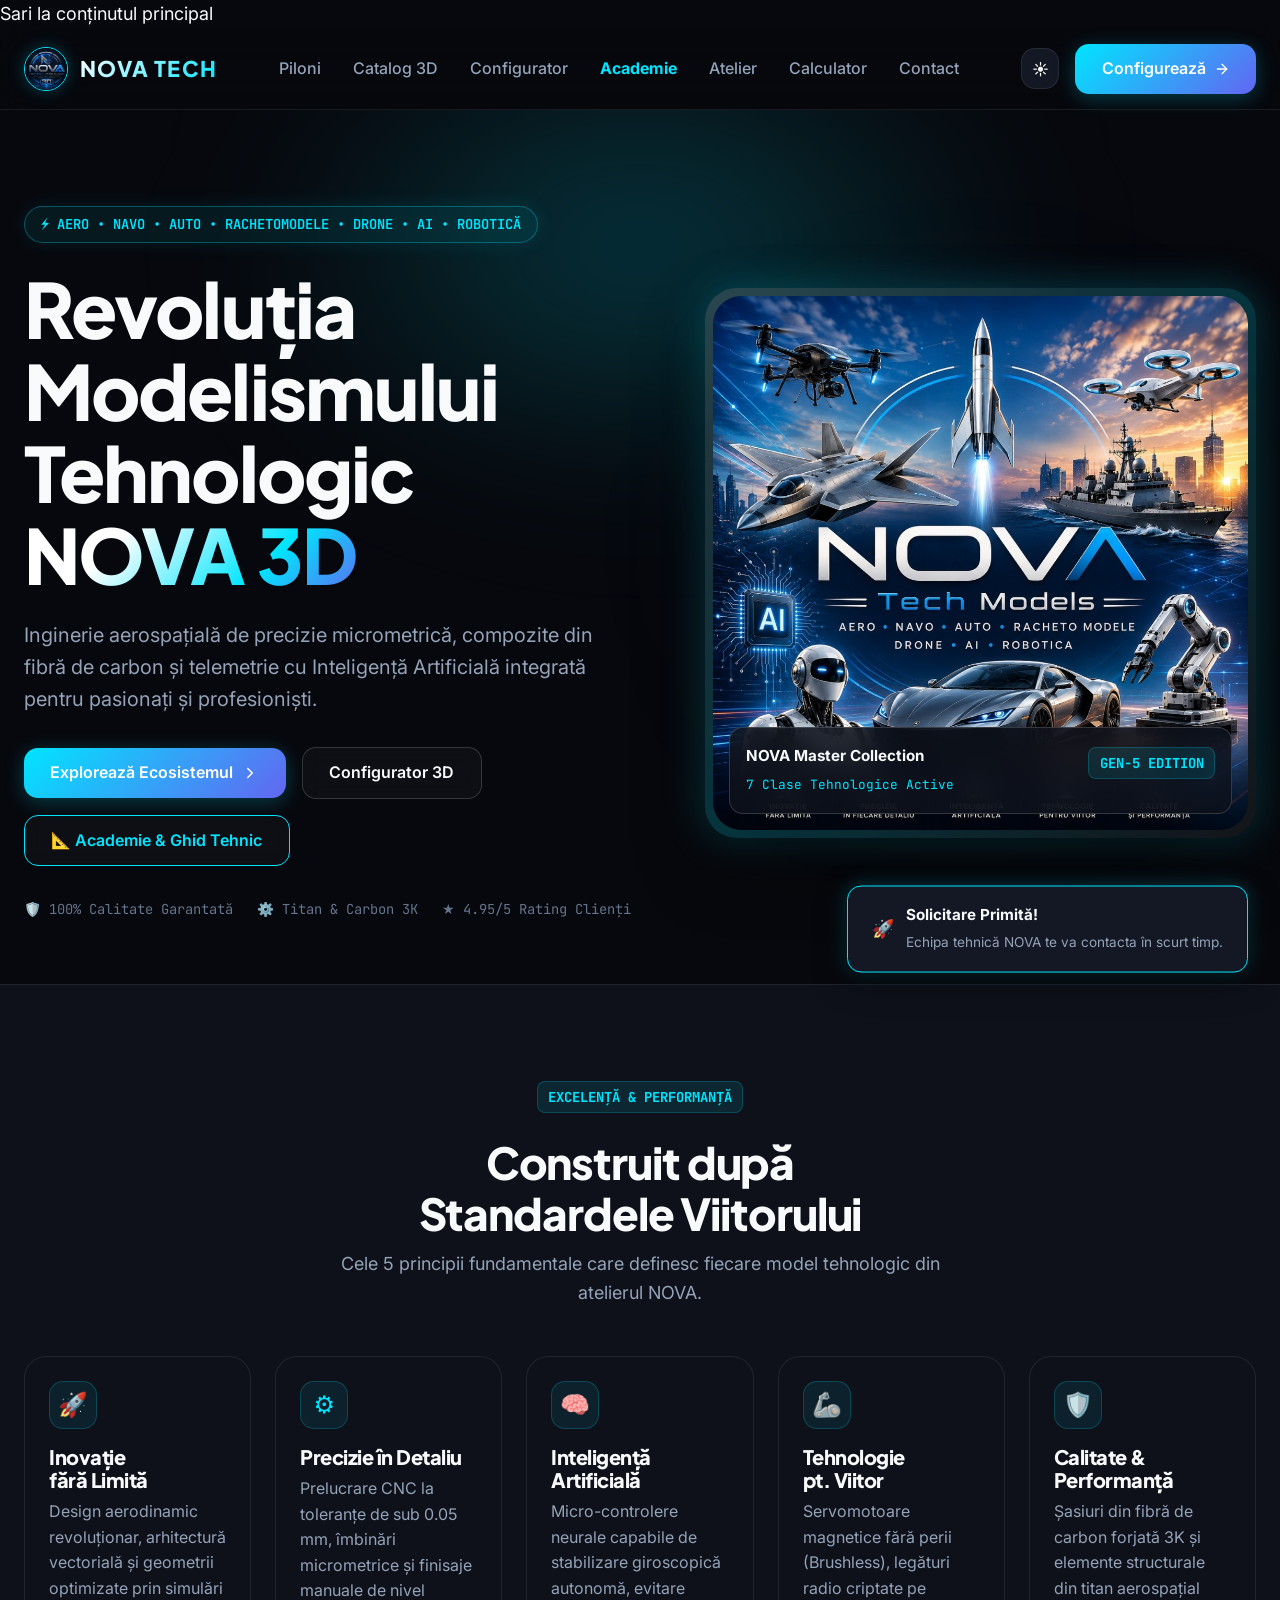
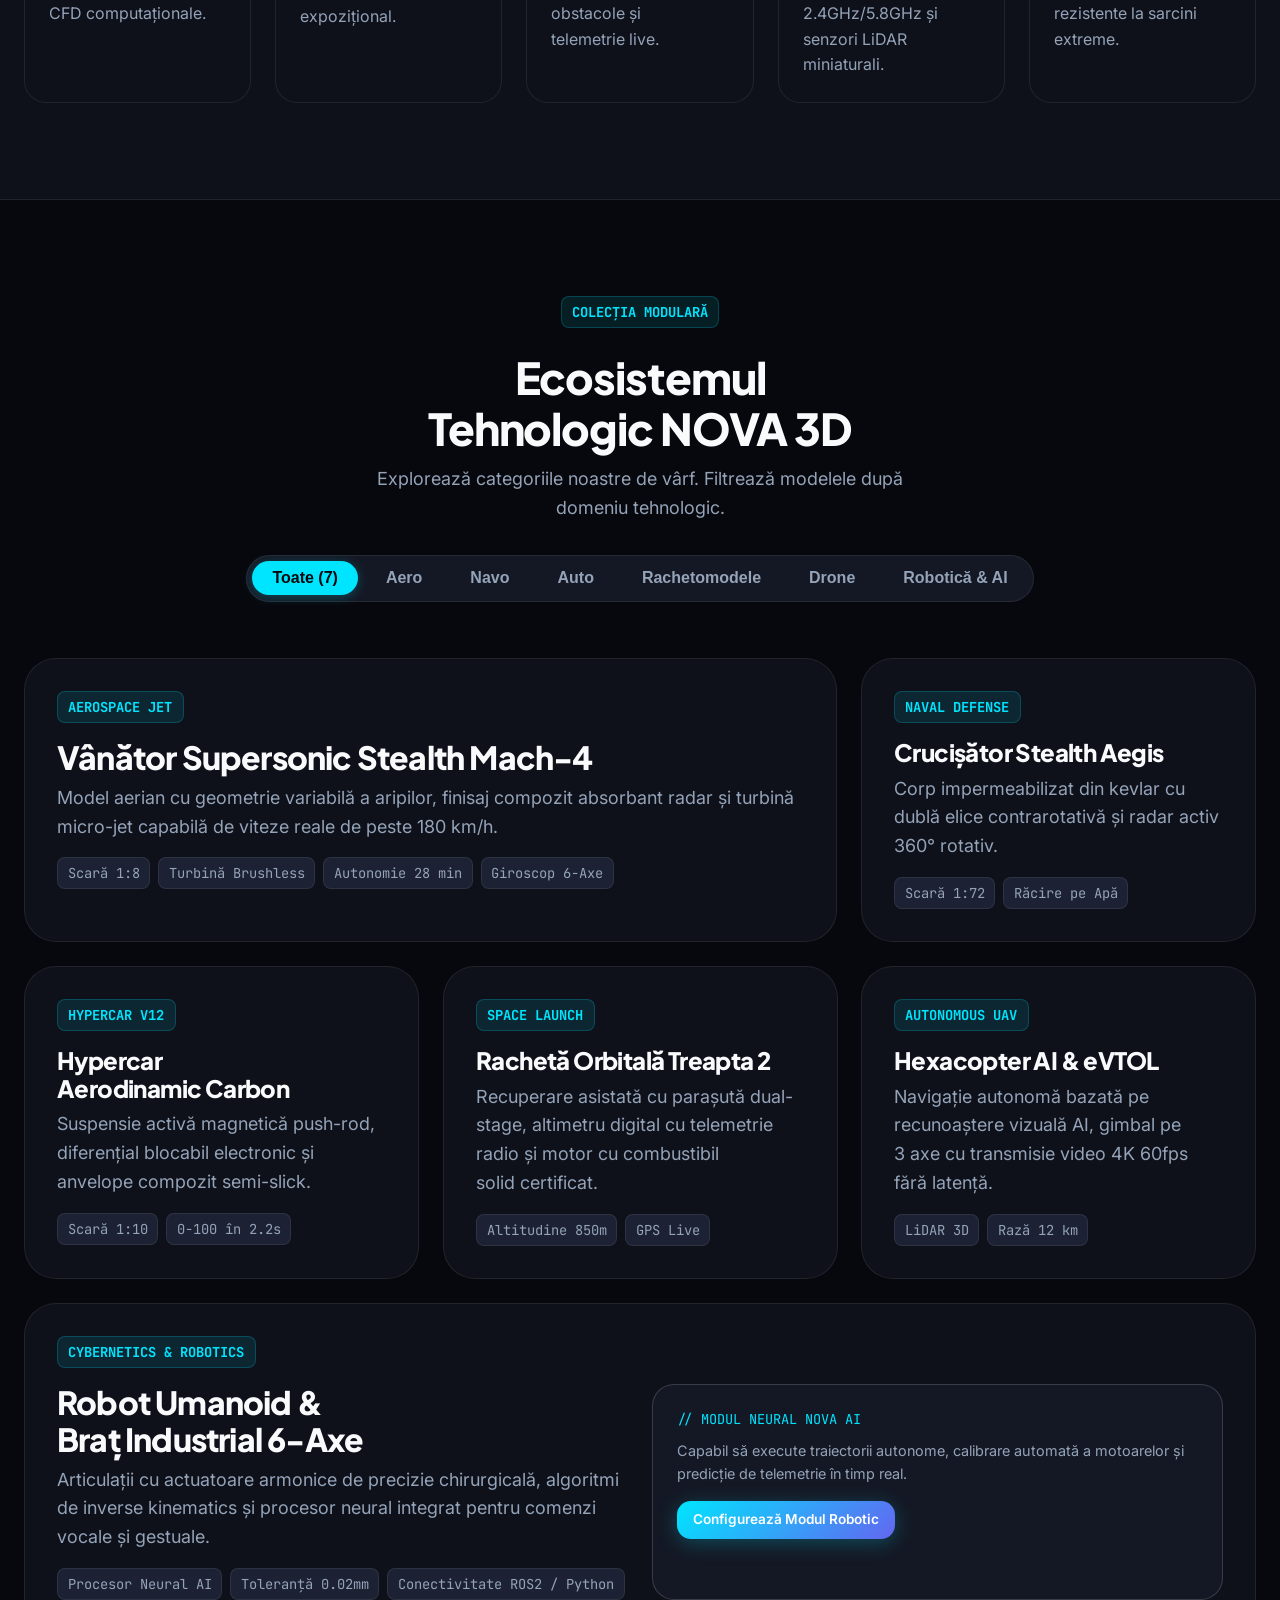
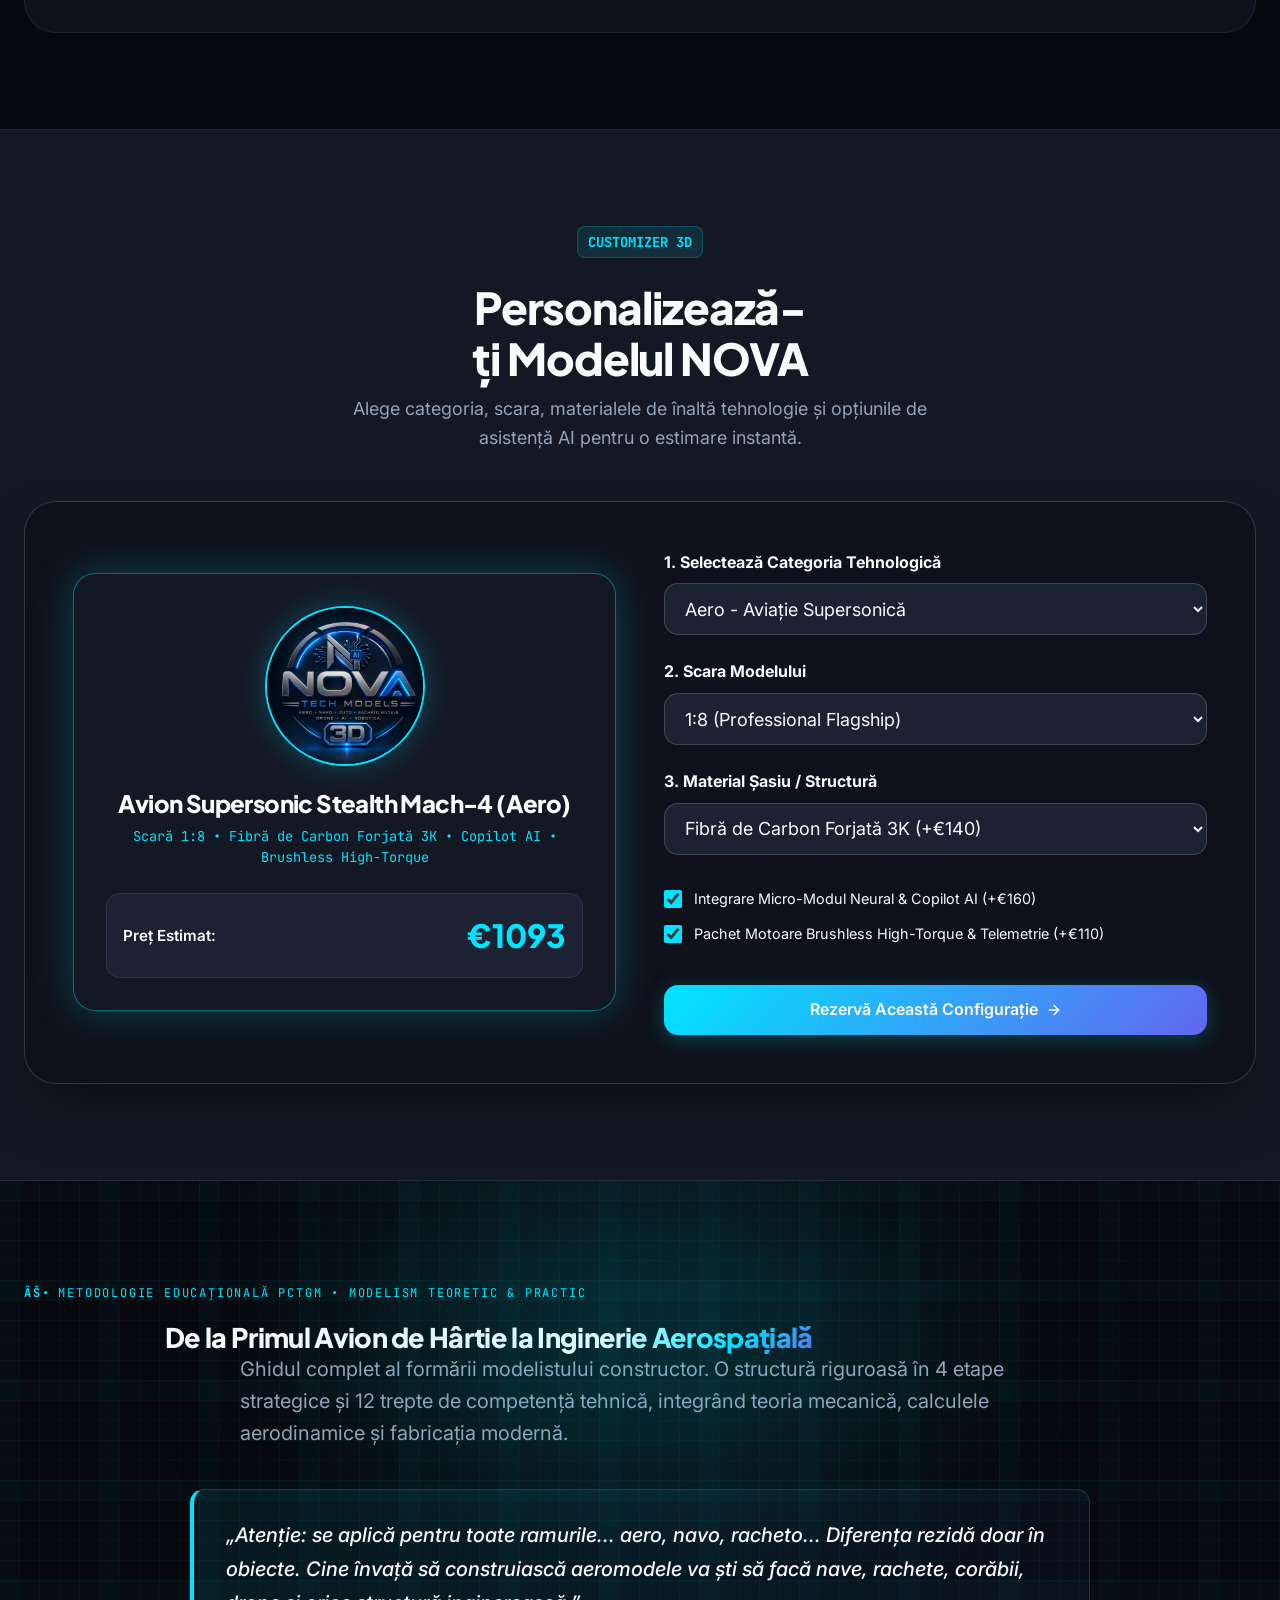
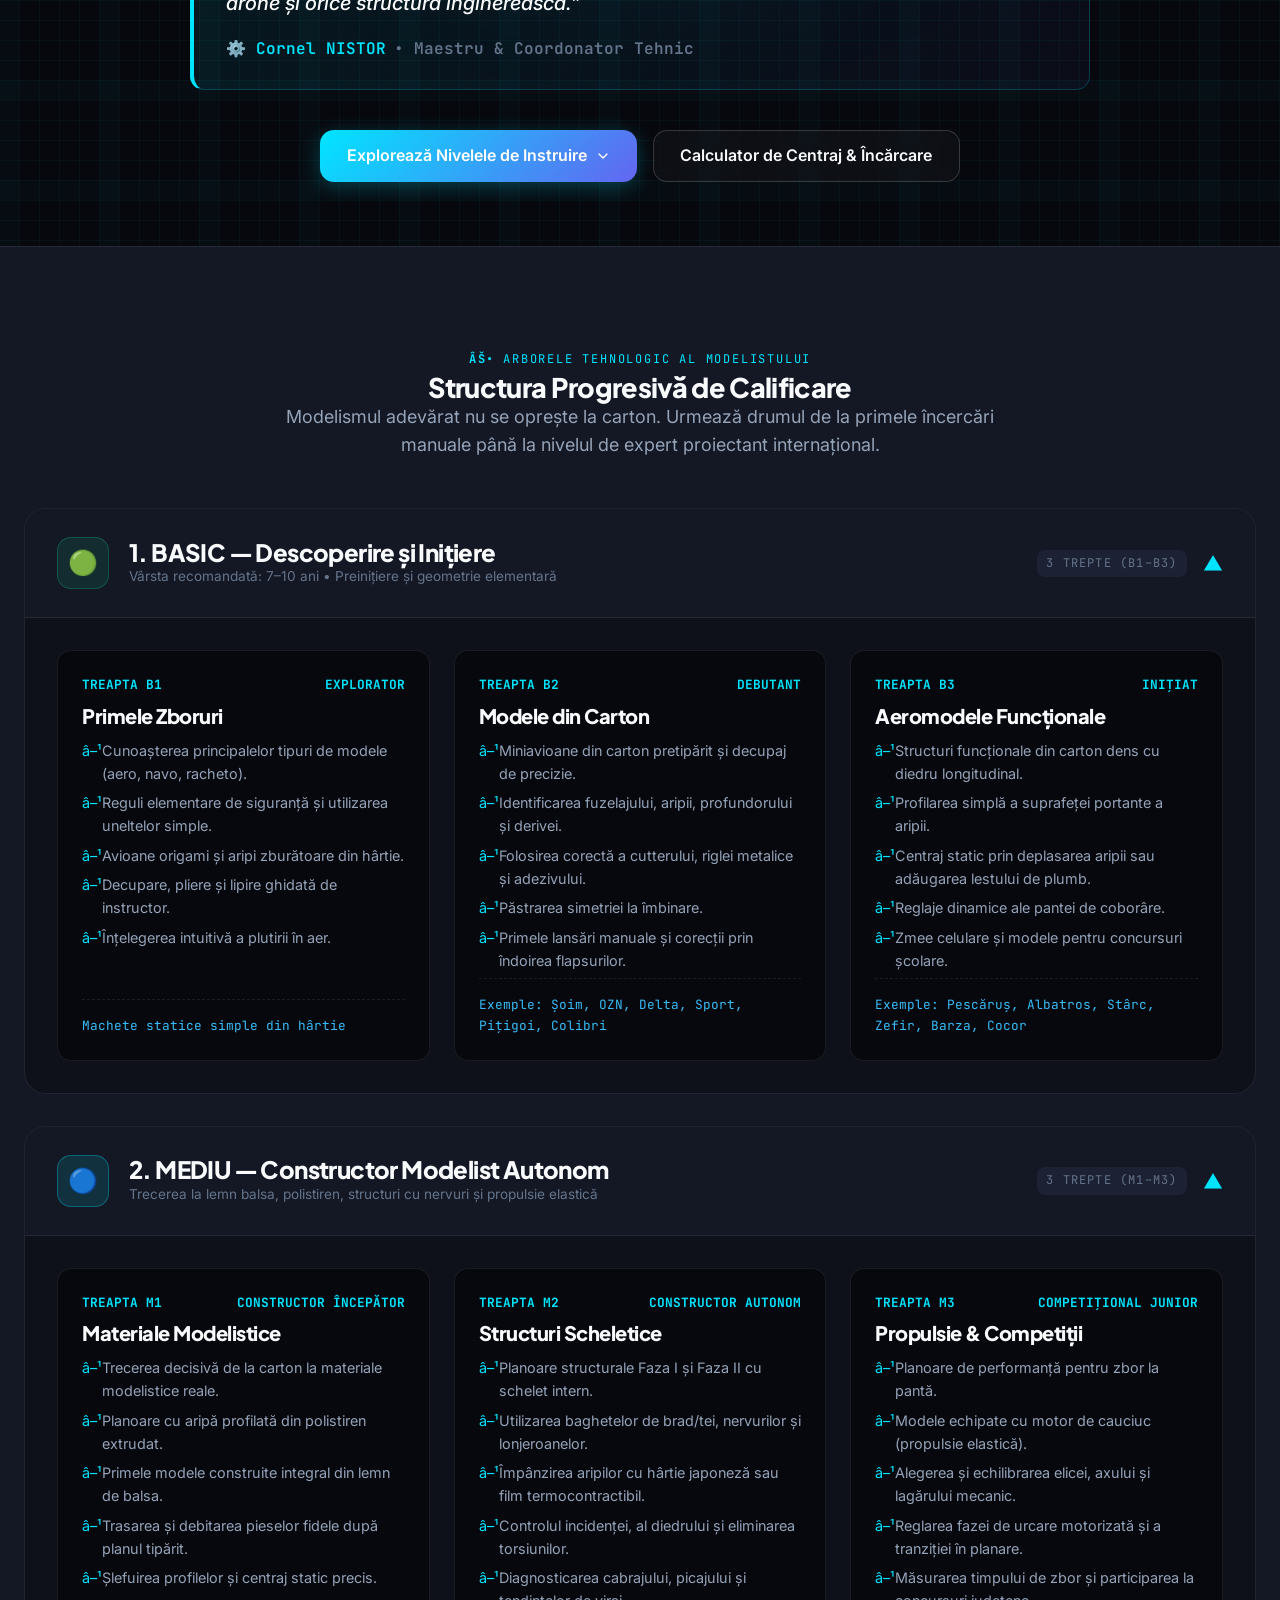
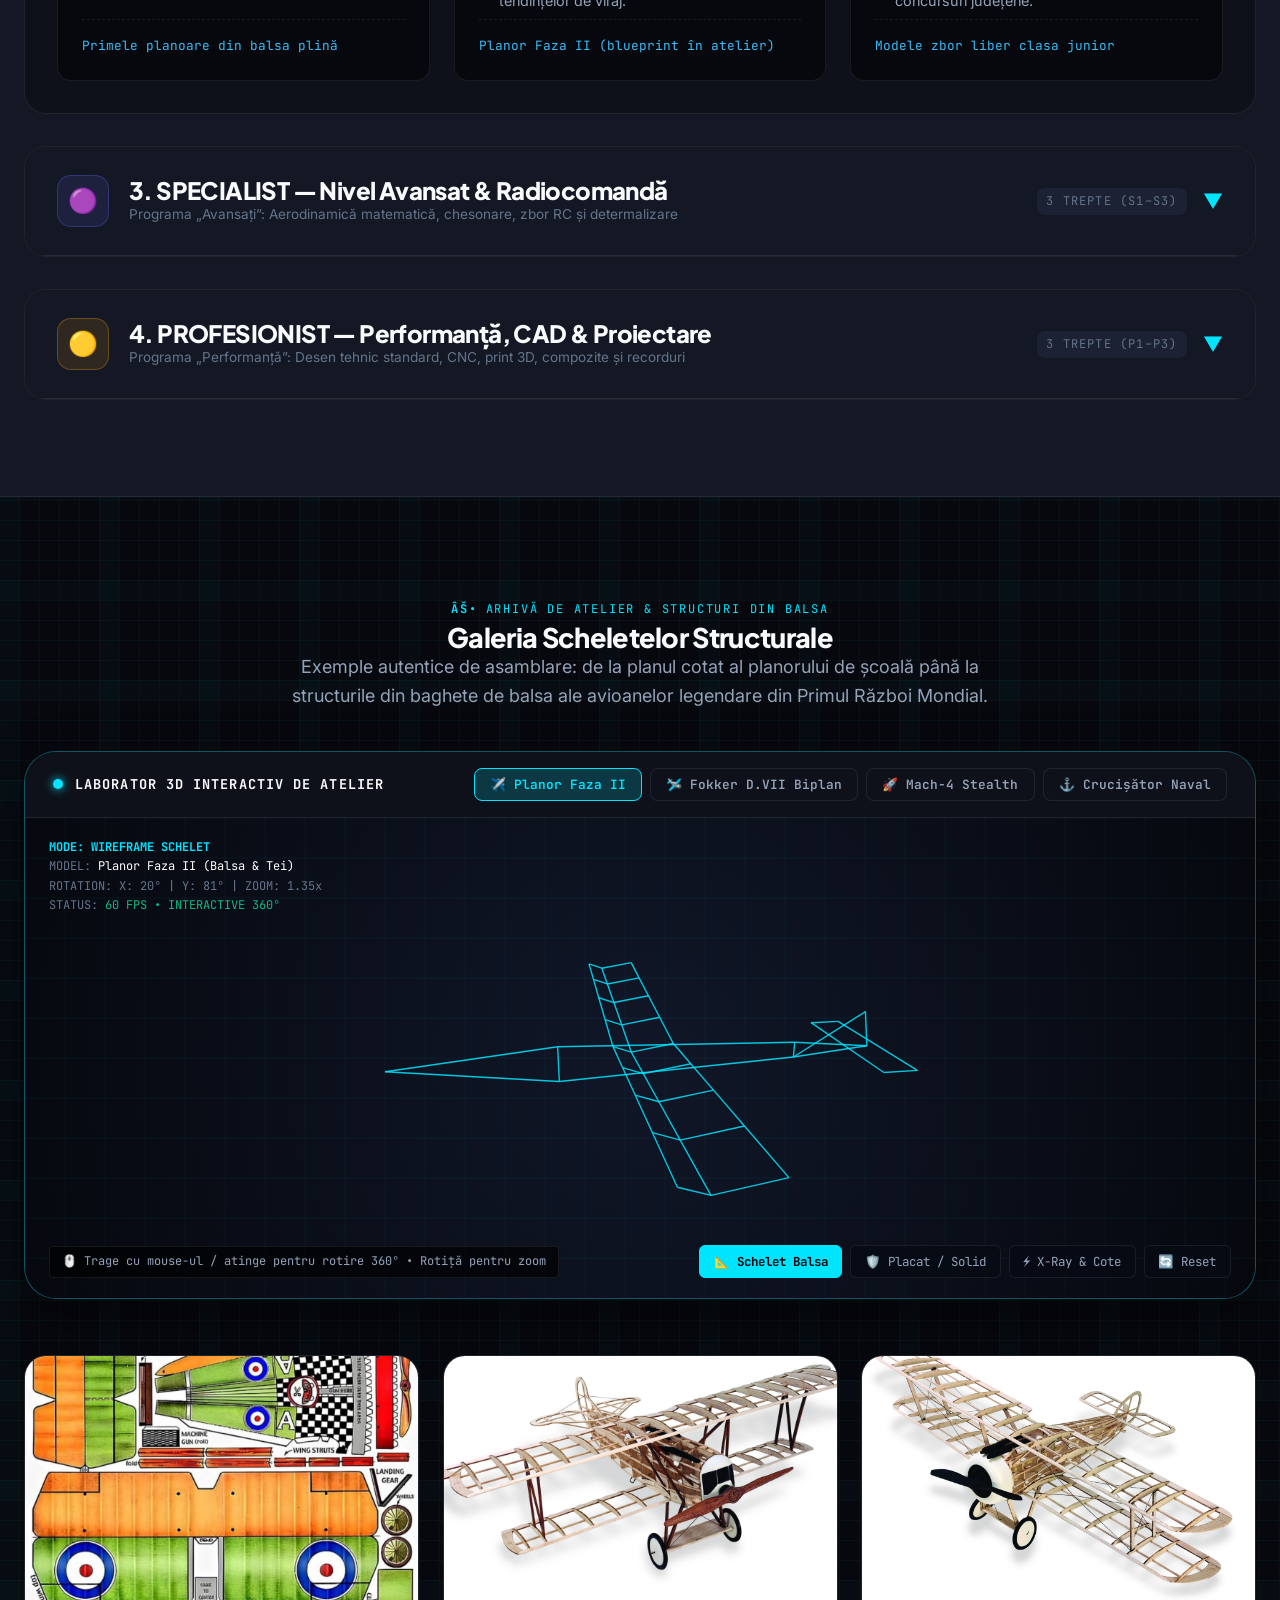
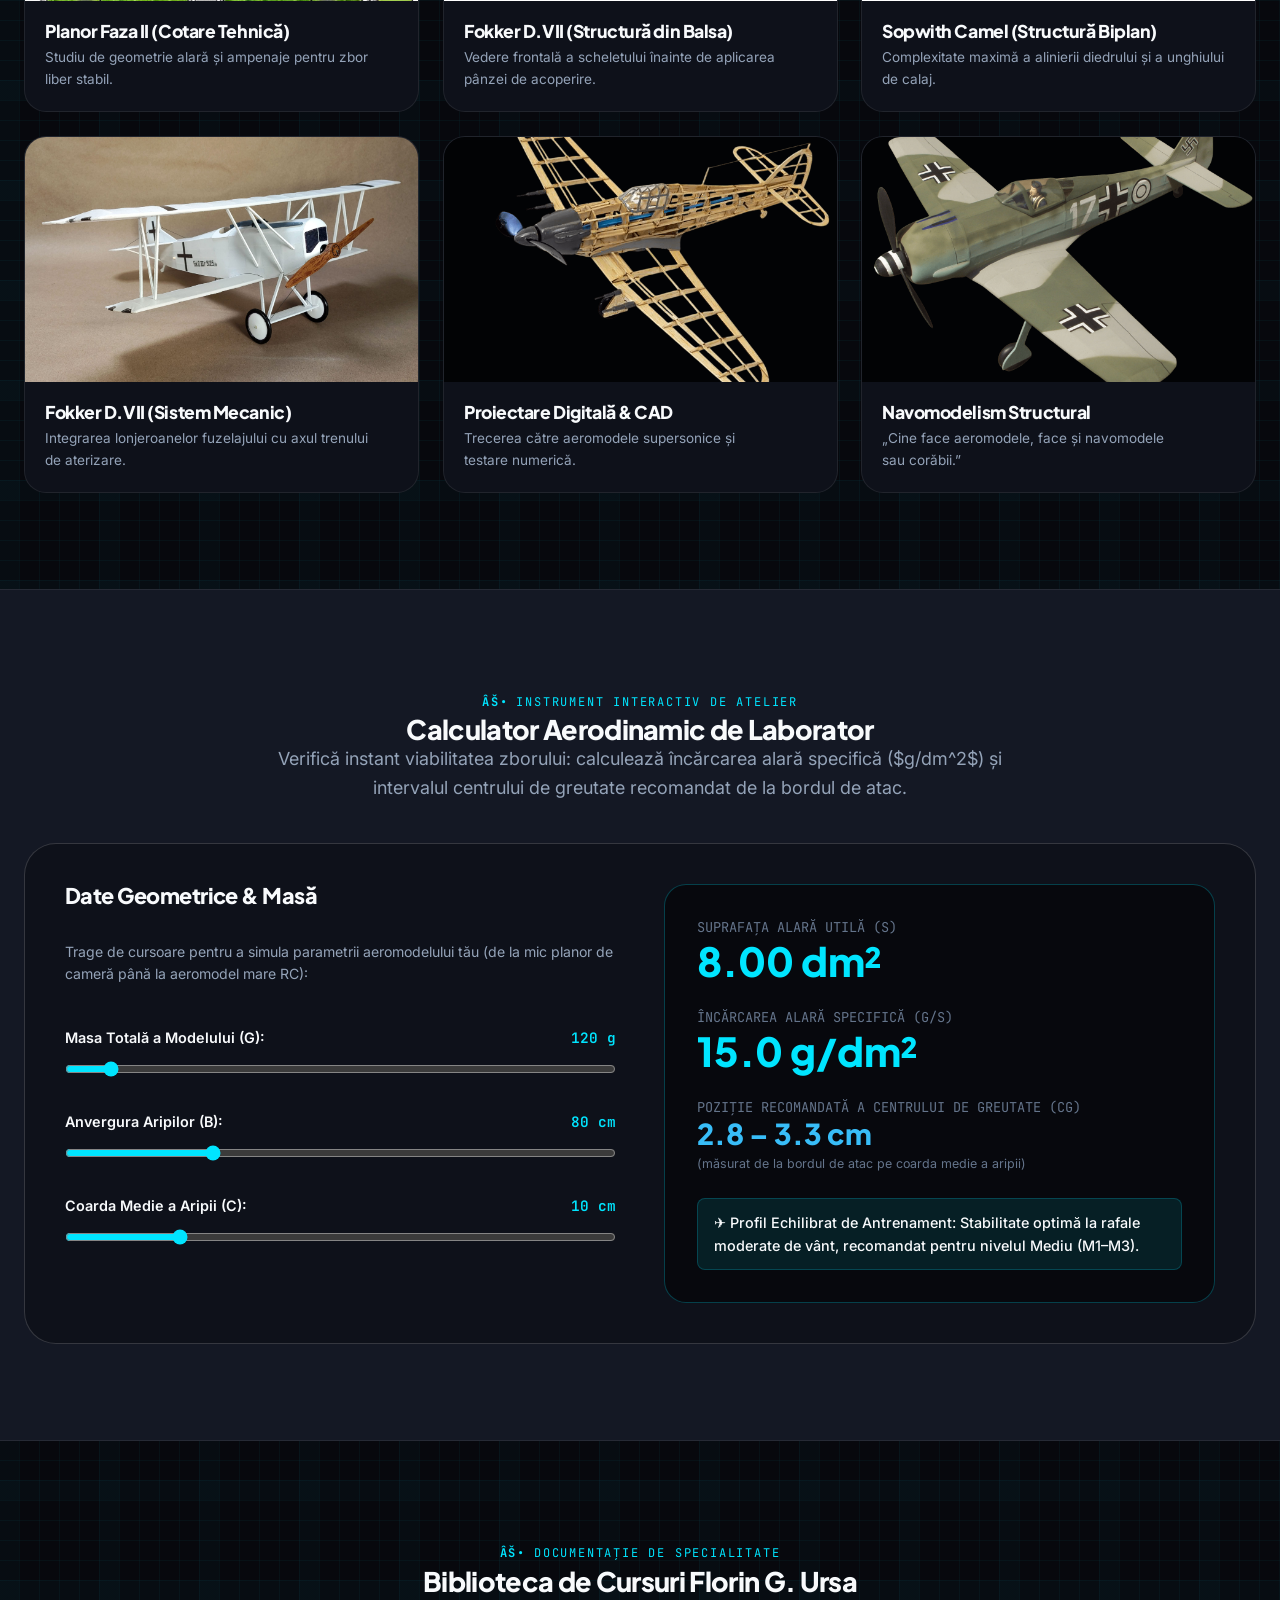
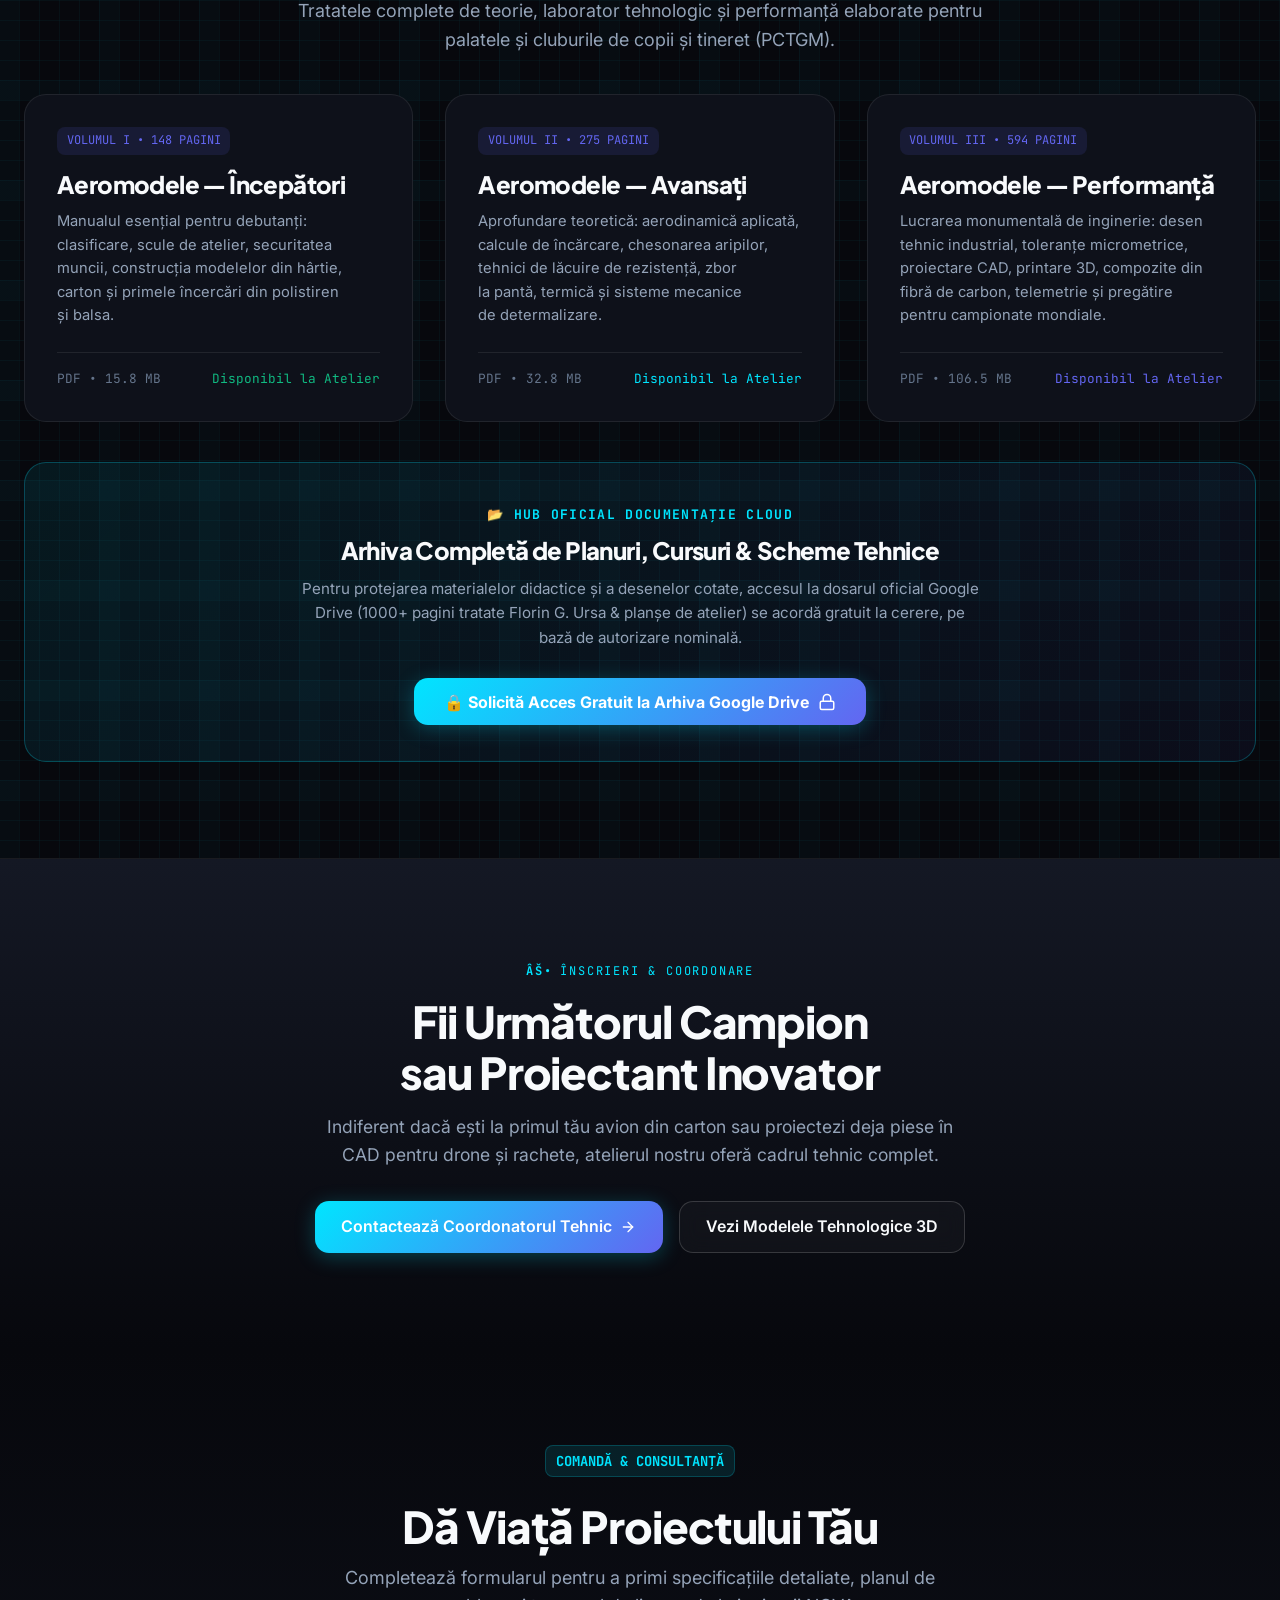
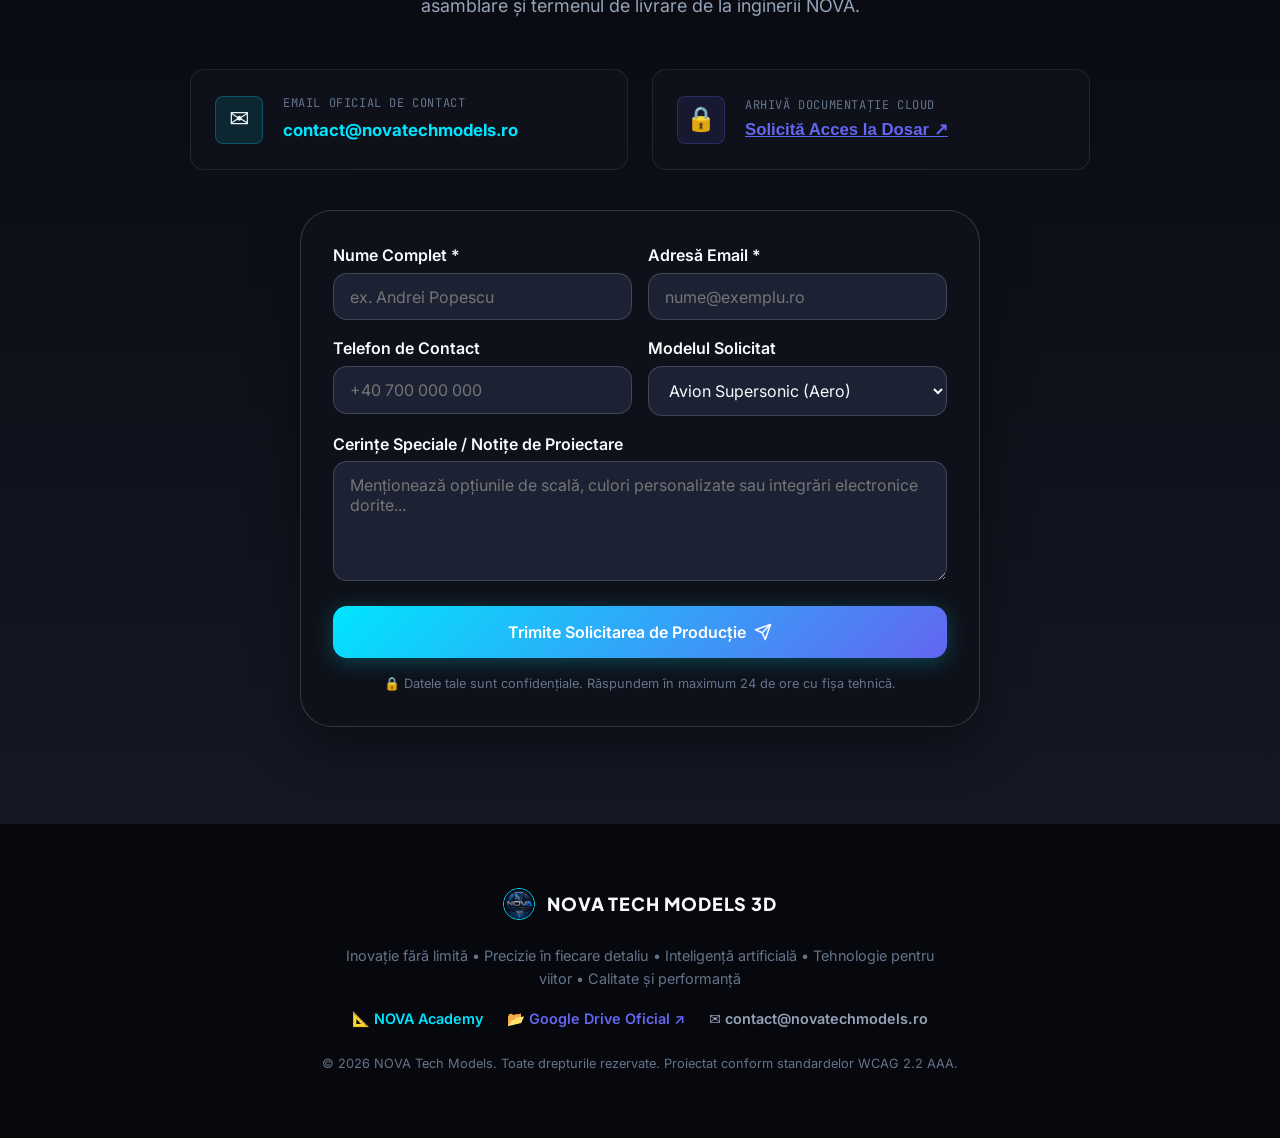
<file: index.html>
<!DOCTYPE html>
<html lang="ro" class="scroll-smooth">
<head>
  <meta charset="UTF-8">
  <meta name="viewport" content="width=device-width, initial-scale=1.0">
  
  <title>NOVA Tech Models - Modele Tehnologice 3D, Aerospațiale & Robotică</title>
  <meta name="description" content="Descoperă universul NOVA Tech Models: aeromodele supersonice, navomodele, supercars, rachetomodele, drone autonome și robotică AI de ultimă generație.">
  <link rel="canonical" href="https://novatechmodels.ro/">

  <!-- Open Graph / Meta -->
  <meta property="og:type" content="website">
  <meta property="og:title" content="NOVA Tech Models - 3D Aero, Navo, Auto, Racheto, Drone, AI & Robotică">
  <meta property="og:description" content="Inginerie de precizie, materiale aerospațiale și inteligență artificială aplicată în modelismul tehnologic de înaltă performanță.">
  <meta property="og:image" content="./assets/nova-hero.jpg">

  <!-- Twitter Card -->
  <meta name="twitter:card" content="summary_large_image">
  <meta name="twitter:title" content="NOVA Tech Models - Modele Tehnologice 3D">
  <meta name="twitter:description" content="Inovație fără limită în aeromodele, robotică și vehicule autonome 3D.">
  <meta name="twitter:image" content="./assets/nova-hero.jpg">

  <!-- Schema.org JSON-LD -->
  <script type="application/ld+json">
  {
    "@context": "https://schema.org",
    "@type": "Product",
    "name": "NOVA Tech Models",
    "image": "./assets/nova-hero.jpg",
    "description": "Modele tehnologice de înaltă precizie: avioane, nave, automobile, rachetomodele, drone și robotică AI.",
    "brand": {
      "@type": "Brand",
      "name": "NOVA Tech Models 3D"
    },
    "aggregateRating": {
      "@type": "AggregateRating",
      "ratingValue": "4.95",
      "reviewCount": "480"
    }
  }
  </script>

  <!-- Google Fonts: Inter, Plus Jakarta Sans, JetBrains Mono -->
  <link rel="preconnect" href="https://fonts.googleapis.com">
  <link rel="preconnect" href="https://fonts.gstatic.com" crossorigin>
  <link href="https://fonts.googleapis.com/css2?family=Inter:wght@400;500;600;700&family=JetBrains+Mono:wght@500;600;700&family=Plus+Jakarta+Sans:wght@700;800;900&display=swap" rel="stylesheet">
  
  <link rel="stylesheet" href="styles.css">
</head>
<body>

  <!-- Skip to content for accessibility -->
  <a href="#main-content" class="skip-link">Sari la conținutul principal</a>

  <!-- HEADER LANDMARK -->
  <header role="banner">
    <div class="container nav-container">
      <a href="#" class="brand-wrapper" aria-label="NOVA Tech Models Pagina Principală">
        <img src="./assets/nova-logo-3d.jpg" alt="Sigla 3D NOVA Tech Models" class="brand-thumb" width="44" height="44">
        <span class="brand-title">NOVA TECH</span>
      </a>

      <nav aria-label="Navigație Principală">
        <ul class="nav-menu" role="list">
          <li><a href="#piloni" class="nav-link">Piloni</a></li>
          <li><a href="#catalog" class="nav-link">Catalog 3D</a></li>
          <li><a href="#configurator" class="nav-link">Configurator</a></li>
          <li><a href="#academie" class="nav-link" style="color: var(--brand-primary); font-weight: 700;">Academie</a></li>
          <li><a href="#atelier" class="nav-link">Atelier</a></li>
          <li><a href="#calculator" class="nav-link">Calculator</a></li>
          <li><a href="#contact" class="nav-link">Contact</a></li>
        </ul>
      </nav>

      <div class="nav-actions">
        <button id="theme-toggle" class="btn btn-icon-only" aria-label="Schimbă Tema Luminoasă sau Întunecată">
          ☀️
        </button>
        <a href="#configurator" class="btn btn-primary">
          <span>Configurează</span>
          <svg xmlns="http://www.w3.org/2000/svg" width="16" height="16" viewBox="0 0 24 24" fill="none" stroke="currentColor" stroke-width="2" stroke-linecap="round" stroke-linejoin="round" aria-hidden="true"><path d="M5 12h14"></path><path d="m12 5 7 7-7 7"></path></svg>
        </a>
      </div>
    </div>
  </header>

  <!-- MAIN LANDMARK -->
  <main id="main-content" role="main">

    <!-- HERO SECTION -->
    <section class="hero" aria-labelledby="hero-title">
      <div class="hero-glow-1"></div>
      <div class="hero-glow-2"></div>

      <div class="container hero-grid">
        <div class="hero-content">
          <div class="eyebrow-badge">
            <span>⚡</span>
            <span>AERO • NAVO • AUTO • RACHETOMODELE • DRONE • AI • ROBOTICĂ</span>
          </div>

          <h1 id="hero-title" class="hero-title">
            Revoluția Modelismului Tehnologic <span class="text-gradient">NOVA 3D</span>
          </h1>

          <p class="hero-subtitle">
            Inginerie aerospațială de precizie micrometrică, compozite din fibră de carbon și telemetrie cu Inteligență Artificială integrată pentru pasionați și profesioniști.
          </p>

          <div class="hero-ctas">
            <a href="#catalog" class="btn btn-primary">
              <span>Explorează Ecosistemul</span>
              <svg xmlns="http://www.w3.org/2000/svg" width="18" height="18" viewBox="0 0 24 24" fill="none" stroke="currentColor" stroke-width="2" stroke-linecap="round" stroke-linejoin="round" aria-hidden="true"><path d="m9 18 6-6-6-6"/></svg>
            </a>
            <a href="#configurator" class="btn btn-outline">
              <span>Configurator 3D</span>
            </a>
            <a href="#academie" class="btn btn-outline" style="border-color: var(--brand-primary); color: var(--brand-primary);">
              <span>📐 Academie &amp; Ghid Tehnic</span>
            </a>
          </div>

          <div class="hero-trust">
            <span>🛡️ 100% Calitate Garantată</span>
            <span>⚙️ Titan & Carbon 3K</span>
            <span>★ 4.95/5 Rating Clienți</span>
          </div>
        </div>

        <!-- HERO VISUAL (USER IMAGE 1) -->
        <div class="hero-visual-card">
          <div class="hero-visual-inner">
            <img 
              src="./assets/nova-hero.jpg" 
              alt="Ecosistemul Tehnologic NOVA Tech Models prezentând rachete, avioane stealth, nave de luptă, supercar, drone autonome și robotică AI" 
              class="hero-img"
              width="600"
              height="600"
              fetchpriority="high"
            >
            <div class="hero-badge-overlay">
              <div>
                <strong style="display:block; font-size: 0.95rem; color: var(--text-primary);">NOVA Master Collection</strong>
                <span style="font-size: 0.8rem; color: var(--brand-primary); font-family: var(--font-mono);">7 Clase Tehnologice Active</span>
              </div>
              <span class="badge-tag">GEN-5 EDITION</span>
            </div>
          </div>
        </div>
      </div>
    </section>

    <!-- PILONI SECTION (5 VALUES FROM IMAGE) -->
    <section id="piloni" class="section-pad" style="background: var(--bg-surface); border-top: 1px solid var(--border-subtle); border-bottom: 1px solid var(--border-subtle);" aria-labelledby="piloni-title">
      <div class="container">
        <div style="text-align: center; max-width: 640px; margin: 0 auto;">
          <span class="badge-tag">EXCELENȚĂ & PERFORMANȚĂ</span>
          <h2 id="piloni-title" style="font-size: var(--font-size-3xl); margin-top: 0.5rem; margin-bottom: 0.75rem;">
            Construit după Standardele Viitorului
          </h2>
          <p>Cele 5 principii fundamentale care definesc fiecare model tehnologic din atelierul NOVA.</p>
        </div>

        <div class="pillars-grid">
          <div class="pillar-card">
            <div class="pillar-icon-box">🚀</div>
            <h3 class="pillar-title">Inovație fără Limită</h3>
            <p class="pillar-desc">Design aerodinamic revoluționar, arhitectură vectorială și geometrii optimizate prin simulări CFD computaționale.</p>
          </div>

          <div class="pillar-card">
            <div class="pillar-icon-box">⚙️</div>
            <h3 class="pillar-title">Precizie în Detaliu</h3>
            <p class="pillar-desc">Prelucrare CNC la toleranțe de sub 0.05 mm, îmbinări micrometrice și finisaje manuale de nivel expozițional.</p>
          </div>

          <div class="pillar-card">
            <div class="pillar-icon-box">🧠</div>
            <h3 class="pillar-title">Inteligență Artificială</h3>
            <p class="pillar-desc">Micro-controlere neurale capabile de stabilizare giroscopică autonomă, evitare obstacole și telemetrie live.</p>
          </div>

          <div class="pillar-card">
            <div class="pillar-icon-box">🦾</div>
            <h3 class="pillar-title">Tehnologie pt. Viitor</h3>
            <p class="pillar-desc">Servomotoare magnetice fără perii (Brushless), legături radio criptate pe 2.4GHz/5.8GHz și senzori LiDAR miniaturali.</p>
          </div>

          <div class="pillar-card">
            <div class="pillar-icon-box">🛡️</div>
            <h3 class="pillar-title">Calitate & Performanță</h3>
            <p class="pillar-desc">Șasiuri din fibră de carbon forjată 3K și elemente structurale din titan aerospațial rezistente la sarcini extreme.</p>
          </div>
        </div>
      </div>
    </section>

    <!-- BENTO GRID SHOWCASE -->
    <section id="catalog" class="section-pad" aria-labelledby="catalog-title">
      <div class="container">
        <div style="text-align: center; max-width: 680px; margin: 0 auto var(--space-8);">
          <span class="badge-tag">COLECȚIA MODULARĂ</span>
          <h2 id="catalog-title" style="font-size: var(--font-size-3xl); margin-top: 0.5rem; margin-bottom: 0.75rem;">
            Ecosistemul Tehnologic NOVA 3D
          </h2>
          <p>Explorează categoriile noastre de vârf. Filtrează modelele după domeniu tehnologic.</p>
        </div>

        <!-- FILTER TABS -->
        <div class="filter-tabs-wrapper">
          <div class="filter-tabs" role="tablist" aria-label="Categorii Modele">
            <button class="tab-btn active" data-filter="all" role="tab">Toate (7)</button>
            <button class="tab-btn" data-filter="aero" role="tab">Aero</button>
            <button class="tab-btn" data-filter="navo" role="tab">Navo</button>
            <button class="tab-btn" data-filter="auto" role="tab">Auto</button>
            <button class="tab-btn" data-filter="racheto" role="tab">Rachetomodele</button>
            <button class="tab-btn" data-filter="drone" role="tab">Drone</button>
            <button class="tab-btn" data-filter="robotica" role="tab">Robotică & AI</button>
          </div>
        </div>

        <!-- BENTO CARDS -->
        <div class="bento-showcase">
          <!-- BENTO 1: AERO -->
          <div class="bento-item col-8" data-category="aero">
            <span class="badge-tag">AEROSPACE JET</span>
            <h3 style="font-size: var(--font-size-2xl); margin-bottom: 0.5rem;">Vânător Supersonic Stealth Mach-4</h3>
            <p>Model aerian cu geometrie variabilă a aripilor, finisaj compozit absorbant radar și turbină micro-jet capabilă de viteze reale de peste 180 km/h.</p>
            <div class="spec-pills">
              <span class="spec-pill">Scară 1:8</span>
              <span class="spec-pill">Turbină Brushless</span>
              <span class="spec-pill">Autonomie 28 min</span>
              <span class="spec-pill">Giroscop 6-Axe</span>
            </div>
          </div>

          <!-- BENTO 2: NAVO -->
          <div class="bento-item col-4" data-category="navo">
            <span class="badge-tag">NAVAL DEFENSE</span>
            <h3 style="font-size: var(--font-size-xl); margin-bottom: 0.5rem;">Crucișător Stealth Aegis</h3>
            <p>Corp impermeabilizat din kevlar cu dublă elice contrarotativă și radar activ 360° rotativ.</p>
            <div class="spec-pills">
              <span class="spec-pill">Scară 1:72</span>
              <span class="spec-pill">Răcire pe Apă</span>
            </div>
          </div>

          <!-- BENTO 3: AUTO -->
          <div class="bento-item col-4" data-category="auto">
            <span class="badge-tag">HYPERCAR V12</span>
            <h3 style="font-size: var(--font-size-xl); margin-bottom: 0.5rem;">Hypercar Aerodinamic Carbon</h3>
            <p>Suspensie activă magnetică push-rod, diferențial blocabil electronic și anvelope compozit semi-slick.</p>
            <div class="spec-pills">
              <span class="spec-pill">Scară 1:10</span>
              <span class="spec-pill">0-100 în 2.2s</span>
            </div>
          </div>

          <!-- BENTO 4: RACHETOMODELE -->
          <div class="bento-item col-4" data-category="racheto">
            <span class="badge-tag">SPACE LAUNCH</span>
            <h3 style="font-size: var(--font-size-xl); margin-bottom: 0.5rem;">Rachetă Orbitală Treapta 2</h3>
            <p>Recuperare asistată cu parașută dual-stage, altimetru digital cu telemetrie radio și motor cu combustibil solid certificat.</p>
            <div class="spec-pills">
              <span class="spec-pill">Altitudine 850m</span>
              <span class="spec-pill">GPS Live</span>
            </div>
          </div>

          <!-- BENTO 5: DRONE & AI -->
          <div class="bento-item col-4" data-category="drone">
            <span class="badge-tag">AUTONOMOUS UAV</span>
            <h3 style="font-size: var(--font-size-xl); margin-bottom: 0.5rem;">Hexacopter AI & eVTOL</h3>
            <p>Navigație autonomă bazată pe recunoaștere vizuală AI, gimbal pe 3 axe cu transmisie video 4K 60fps fără latență.</p>
            <div class="spec-pills">
              <span class="spec-pill">LiDAR 3D</span>
              <span class="spec-pill">Rază 12 km</span>
            </div>
          </div>

          <!-- BENTO 6: ROBOTICA & AI CHIP -->
          <div class="bento-item col-12" data-category="robotica">
            <span class="badge-tag">CYBERNETICS & ROBOTICS</span>
            <div style="display: grid; grid-template-columns: 1fr 1fr; gap: var(--space-6);">
              <div>
                <h3 style="font-size: var(--font-size-2xl); margin-bottom: 0.5rem;">Robot Umanoid & Braț Industrial 6-Axe</h3>
                <p>Articulații cu actuatoare armonice de precizie chirurgicală, algoritmi de inverse kinematics și procesor neural integrat pentru comenzi vocale și gestuale.</p>
                <div class="spec-pills">
                  <span class="spec-pill">Procesor Neural AI</span>
                  <span class="spec-pill">Toleranță 0.02mm</span>
                  <span class="spec-pill">Conectivitate ROS2 / Python</span>
                </div>
              </div>
              <div style="background: var(--bg-surface-elevated); padding: var(--space-6); border-radius: var(--radius-lg); border: 1px solid var(--border-medium);">
                <span style="font-family: var(--font-mono); font-size: 0.85rem; color: var(--brand-primary); display: block; margin-bottom: 0.5rem;">// MODUL NEURAL NOVA AI</span>
                <p style="font-size: 0.9rem; margin-bottom: 1rem;">Capabil să execute traiectorii autonome, calibrare automată a motoarelor și predicție de telemetrie în timp real.</p>
                <a href="#configurator" class="btn btn-primary" style="font-size: 0.85rem; padding: 0.5rem 1rem;">Configurează Modul Robotic</a>
              </div>
            </div>
          </div>
        </div>
      </div>
    </section>

    <!-- INTERACTIVE 3D CONFIGURATOR -->
    <section id="configurator" class="section-pad" style="background: var(--bg-surface-elevated); border-top: 1px solid var(--border-subtle); border-bottom: 1px solid var(--border-subtle);" aria-labelledby="config-title">
      <div class="container">
        <div style="text-align: center; max-width: 650px; margin: 0 auto var(--space-12);">
          <span class="badge-tag">CUSTOMIZER 3D</span>
          <h2 id="config-title" style="font-size: var(--font-size-3xl); margin-top: 0.5rem; margin-bottom: 0.75rem;">
            Personalizează-ți Modelul NOVA
          </h2>
          <p>Alege categoria, scara, materialele de înaltă tehnologie și opțiunile de asistență AI pentru o estimare instantă.</p>
        </div>

        <div class="configurator-wrapper">
          <!-- LIVE VISUAL PREVIEW (USER IMAGE 2 - 3D LOGO) -->
          <div class="config-preview-card">
            <img 
              src="./assets/nova-logo-3d.jpg" 
              alt="Sigla 3D Emblematică NOVA Tech Models" 
              class="config-logo-display"
              width="160"
              height="160"
              loading="lazy"
            >
            <h3 id="config-preview-title" style="font-size: var(--font-size-xl); margin-bottom: 0.5rem; color: #ffffff;">
              Avion Supersonic Mach-4 (Aero)
            </h3>
            <p id="config-preview-specs" style="font-family: var(--font-mono); font-size: 0.85rem; color: var(--brand-primary); margin-bottom: var(--space-6);">
              Scară 1:18 • Fibră de Carbon Forjată 3K • Standard • Servo Standard
            </p>

            <div class="price-summary">
              <span style="font-size: 0.95rem; font-weight: 600;">Preț Estimat:</span>
              <span id="calculated-price" class="price-val">€530</span>
            </div>
          </div>

          <!-- CONTROLS -->
          <div class="config-controls">
            <div class="config-group">
              <label for="config-category">1. Selectează Categoria Tehnologică</label>
              <select id="config-category" class="config-select">
                <option value="aero">Aero - Aviație Supersonică</option>
                <option value="navo">Navo - Crucișător Stealth</option>
                <option value="auto">Auto - Hypercar Aerodinamic</option>
                <option value="racheto">Rachetomodele - Rachetă Orbitală</option>
                <option value="drone">Drone - Hexacopter Autonom</option>
                <option value="robotica">Robotică & AI - Braț Industrial 6-Axe</option>
              </select>
            </div>

            <div class="config-group">
              <label for="config-scale">2. Scara Modelului</label>
              <select id="config-scale" class="config-select">
                <option value="1:18">1:18 (Compact Edition)</option>
                <option value="1:12">1:12 (Standard Studio Edition)</option>
                <option value="1:8" selected>1:8 (Professional Flagship)</option>
                <option value="1:4">1:4 (Exhibition Masterpiece)</option>
              </select>
            </div>

            <div class="config-group">
              <label for="config-material">3. Material Șasiu / Structură</label>
              <select id="config-material" class="config-select">
                <option value="carbon" selected>Fibră de Carbon Forjată 3K (+€140)</option>
                <option value="titanium">Titan Aerospațial Grad 5 (+€280)</option>
                <option value="kevlar">Compozit Kevlar Ranforsat (+€90)</option>
                <option value="standard">Fibră de Sticlă Ranforsată (Standard)</option>
              </select>
            </div>

            <div style="display: flex; flex-direction: column; gap: var(--space-3); padding-top: var(--space-2);">
              <label style="display: flex; align-items: center; gap: var(--space-3); cursor: pointer; font-size: 0.9rem;">
                <input type="checkbox" id="config-ai" style="width: 18px; height: 18px; accent-color: var(--brand-primary);" checked>
                <span>Integrare Micro-Modul Neural & Copilot AI (+€160)</span>
              </label>

              <label style="display: flex; align-items: center; gap: var(--space-3); cursor: pointer; font-size: 0.9rem;">
                <input type="checkbox" id="config-propulsion" style="width: 18px; height: 18px; accent-color: var(--brand-primary);" checked>
                <span>Pachet Motoare Brushless High-Torque & Telemetrie (+€110)</span>
              </label>
            </div>

            <a href="#contact" class="btn btn-primary" style="margin-top: var(--space-4); width: 100%;">
              <span>Rezervă Această Configurație</span>
              <svg xmlns="http://www.w3.org/2000/svg" width="16" height="16" viewBox="0 0 24 24" fill="none" stroke="currentColor" stroke-width="2" stroke-linecap="round" stroke-linejoin="round" aria-hidden="true"><path d="M5 12h14"></path><path d="m12 5 7 7-7 7"></path></svg>
            </a>
          </div>
        </div>
      </div>
    </section>

    
    <!-- ==========================================================================
         NOVA ENGINEERING ACADEMY (INTEGRAT INTR-UN SINGUR LINK)
         ========================================================================== -->
    <div id="academie" class="blueprint-bg">
<!-- HERO SECTION -->
    <section class="hero" aria-labelledby="academy-hero-title">
      <div class="hero-glow-1"></div>
      <div class="container">
        <div class="tech-mark">METODOLOGIE EDUCAȚIONALĂ PCTGM • MODELISM TEORETIC &amp; PRACTIC</div>
        
        <h2 id="academy-title" class="section-title" style="margin-top: 1rem; max-width: 950px; margin-inline: auto;">
          De la Primul Avion de Hârtie la <span class="text-gradient">Inginerie Aerospațială</span>
        </h2>

        <p class="hero-subtitle" style="max-width: 800px; margin-inline: auto;">
          Ghidul complet al formării modelistului constructor. O structură riguroasă în 4 etape strategice și 12 trepte de competență tehnică, integrând teoria mecanică, calculele aerodinamice și fabricația modernă.
        </p>

        <!-- BANNER CU FILOZOFIA LUI CORNEL NISTOR -->
        <div id="filozofie" class="quote-banner" style="max-width: 900px; margin-inline: auto; text-align: left;">
          <blockquote>
            „Atenție: se aplică pentru toate ramurile... aero, navo, racheto... Diferența rezidă doar în obiecte. Cine învață să construiască aeromodele va ști să facă nave, rachete, corăbii, drone și orice structură inginerească.”
          </blockquote>
          <div class="quote-author">
            <span>⚙️ Cornel NISTOR</span>
            <span style="color: var(--text-muted);">• Maestru &amp; Coordonator Tehnic</span>
          </div>
        </div>

        <div style="display: flex; gap: 1rem; justify-content: center; flex-wrap: wrap; margin-top: 1.5rem;">
          <a href="#techtree" class="btn btn-primary">
            <span>Explorează Nivelele de Instruire</span>
            <svg xmlns="http://www.w3.org/2000/svg" width="16" height="16" viewBox="0 0 24 24" fill="none" stroke="currentColor" stroke-width="2" stroke-linecap="round" stroke-linejoin="round" aria-hidden="true"><path d="m6 9 6 6 6-6"></path></svg>
          </a>
          <a href="#calculator" class="btn btn-outline">
            <span>Calculator de Centraj &amp; Încărcare</span>
          </a>
        </div>
      </div>
    </section>

    <!-- SECTION 2: THE TECH-TREE ROADMAP -->
    <section id="techtree" class="section-pad" aria-labelledby="techtree-heading" style="background: var(--bg-surface-elevated); border-top: 1px solid var(--border-subtle); border-bottom: 1px solid var(--border-subtle);">
      <div class="container">
        <div class="section-header" style="text-align: center; max-width: 750px; margin-inline: auto; margin-bottom: 2.5rem;">
          <span class="tech-mark">ARBORELE TEHNOLOGIC AL MODELISTULUI</span>
          <h2 id="techtree-heading" class="section-title">Structura Progresivă de Calificare</h2>
          <p class="section-desc">
            Modelismul adevărat nu se oprește la carton. Urmează drumul de la primele încercări manuale până la nivelul de expert proiectant internațional.
          </p>
        </div>

        <div class="tech-tree-container">

          <!-- 1. NIVELUL BASIC -->
          <div class="tree-pillar open">
            <div class="pillar-header" tabindex="0" role="button" aria-expanded="true">
              <div class="pillar-title-wrap">
                <div class="pillar-icon" style="background: rgba(16, 185, 129, 0.12); border-color: rgba(16, 185, 129, 0.3); color: #10b981;">🟢</div>
                <div class="pillar-info">
                  <h3>1. BASIC — Descoperire și Inițiere</h3>
                  <p style="font-size: 0.85rem; color: var(--text-muted);">Vârsta recomandată: 7–10 ani • Preinițiere și geometrie elementară</p>
                </div>
              </div>
              <div style="display: flex; align-items: center; gap: 1rem;">
                <span class="pillar-badge">3 Trepte (B1–B3)</span>
                <span class="pillar-toggle-icon">▼</span>
              </div>
            </div>

            <div class="steps-grid">
              <!-- B1 -->
              <div class="step-card">
                <div class="step-number">
                  <span>TREAPTA B1</span>
                  <span>EXPLORATOR</span>
                </div>
                <h4>Primele Zboruri</h4>
                <ul>
                  <li>Cunoașterea principalelor tipuri de modele (aero, navo, racheto).</li>
                  <li>Reguli elementare de siguranță și utilizarea uneltelor simple.</li>
                  <li>Avioane origami și aripi zburătoare din hârtie.</li>
                  <li>Decupare, pliere și lipire ghidată de instructor.</li>
                  <li>Înțelegerea intuitivă a plutirii în aer.</li>
                </ul>
                <div class="step-examples">Machete statice simple din hârtie</div>
              </div>

              <!-- B2 -->
              <div class="step-card">
                <div class="step-number">
                  <span>TREAPTA B2</span>
                  <span>DEBUTANT</span>
                </div>
                <h4>Modele din Carton</h4>
                <ul>
                  <li>Miniavioane din carton pretipărit și decupaj de precizie.</li>
                  <li>Identificarea fuzelajului, aripii, profundorului și derivei.</li>
                  <li>Folosirea corectă a cutterului, riglei metalice și adezivului.</li>
                  <li>Păstrarea simetriei la îmbinare.</li>
                  <li>Primele lansări manuale și corecții prin îndoirea flapsurilor.</li>
                </ul>
                <div class="step-examples">Exemple: Șoim, OZN, Delta, Sport, Pițigoi, Colibri</div>
              </div>

              <!-- B3 -->
              <div class="step-card">
                <div class="step-number">
                  <span>TREAPTA B3</span>
                  <span>INIȚIAT</span>
                </div>
                <h4>Aeromodele Funcționale</h4>
                <ul>
                  <li>Structuri funcționale din carton dens cu diedru longitudinal.</li>
                  <li>Profilarea simplă a suprafeței portante a aripii.</li>
                  <li>Centraj static prin deplasarea aripii sau adăugarea lestului de plumb.</li>
                  <li>Reglaje dinamice ale pantei de coborâre.</li>
                  <li>Zmee celulare și modele pentru concursuri școlare.</li>
                </ul>
                <div class="step-examples">Exemple: Pescăruș, Albatros, Stârc, Zefir, Barza, Cocor</div>
              </div>
            </div>
          </div>

          <!-- 2. NIVELUL MEDIU -->
          <div class="tree-pillar open">
            <div class="pillar-header" tabindex="0" role="button" aria-expanded="true">
              <div class="pillar-title-wrap">
                <div class="pillar-icon" style="background: rgba(0, 229, 255, 0.12); border-color: rgba(0, 229, 255, 0.3); color: #00e5ff;">🔵</div>
                <div class="pillar-info">
                  <h3>2. MEDIU — Constructor Modelist Autonom</h3>
                  <p style="font-size: 0.85rem; color: var(--text-muted);">Trecerea la lemn balsa, polistiren, structuri cu nervuri și propulsie elastică</p>
                </div>
              </div>
              <div style="display: flex; align-items: center; gap: 1rem;">
                <span class="pillar-badge">3 Trepte (M1–M3)</span>
                <span class="pillar-toggle-icon">▼</span>
              </div>
            </div>

            <div class="steps-grid">
              <!-- M1 -->
              <div class="step-card">
                <div class="step-number">
                  <span>TREAPTA M1</span>
                  <span>CONSTRUCTOR ÎNCEPĂTOR</span>
                </div>
                <h4>Materiale Modelistice</h4>
                <ul>
                  <li>Trecerea decisivă de la carton la materiale modelistice reale.</li>
                  <li>Planoare cu aripă profilată din polistiren extrudat.</li>
                  <li>Primele modele construite integral din lemn de balsa.</li>
                  <li>Trasarea și debitarea pieselor fidele după planul tipărit.</li>
                  <li>Șlefuirea profilelor și centraj static precis.</li>
                </ul>
                <div class="step-examples">Primele planoare din balsa plină</div>
              </div>

              <!-- M2 -->
              <div class="step-card">
                <div class="step-number">
                  <span>TREAPTA M2</span>
                  <span>CONSTRUCTOR AUTONOM</span>
                </div>
                <h4>Structuri Scheletice</h4>
                <ul>
                  <li>Planoare structurale Faza I și Faza II cu schelet intern.</li>
                  <li>Utilizarea baghetelor de brad/tei, nervurilor și lonjeroanelor.</li>
                  <li>Împânzirea aripilor cu hârtie japoneză sau film termocontractibil.</li>
                  <li>Controlul incidenței, al diedrului și eliminarea torsiunilor.</li>
                  <li>Diagnosticarea cabrajului, picajului și tendințelor de viraj.</li>
                </ul>
                <div class="step-examples">Planor Faza II (blueprint în atelier)</div>
              </div>

              <!-- M3 -->
              <div class="step-card">
                <div class="step-number">
                  <span>TREAPTA M3</span>
                  <span>COMPETIȚIONAL JUNIOR</span>
                </div>
                <h4>Propulsie &amp; Competiții</h4>
                <ul>
                  <li>Planoare de performanță pentru zbor la pantă.</li>
                  <li>Modele echipate cu motor de cauciuc (propulsie elastică).</li>
                  <li>Alegerea și echilibrarea elicei, axului și lagărului mecanic.</li>
                  <li>Reglarea fazei de urcare motorizată și a tranziției în planare.</li>
                  <li>Măsurarea timpului de zbor și participarea la concursuri județene.</li>
                </ul>
                <div class="step-examples">Modele zbor liber clasa junior</div>
              </div>
            </div>
          </div>

          <!-- 3. NIVELUL SPECIALIST -->
          <div class="tree-pillar">
            <div class="pillar-header" tabindex="0" role="button" aria-expanded="false">
              <div class="pillar-title-wrap">
                <div class="pillar-icon" style="background: rgba(99, 102, 241, 0.12); border-color: rgba(99, 102, 241, 0.3); color: #6366f1;">🟣</div>
                <div class="pillar-info">
                  <h3>3. SPECIALIST — Nivel Avansat &amp; Radiocomandă</h3>
                  <p style="font-size: 0.85rem; color: var(--text-muted);">Programa „Avansați”: Aerodinamică matematică, chesonare, zbor RC și determalizare</p>
                </div>
              </div>
              <div style="display: flex; align-items: center; gap: 1rem;">
                <span class="pillar-badge">3 Trepte (S1–S3)</span>
                <span class="pillar-toggle-icon">▼</span>
              </div>
            </div>

            <div class="steps-grid">
              <!-- S1 -->
              <div class="step-card">
                <div class="step-number">
                  <span>TREAPTA S1</span>
                  <span>MODELIST AVANSAT</span>
                </div>
                <h4>Calcul &amp; Aerodinamică</h4>
                <ul>
                  <li>Matematică și fizică aplicată în modelismul de performanță.</li>
                  <li>Calculul ariei portante, al anvergurii și încărcării alare specifice.</li>
                  <li>Interpretarea polarului de viteză și a unghiului critic de atac.</li>
                  <li>Construcția planoarelor din clasele sportive F2, A1 și A2.</li>
                  <li>Selecția lemnului după densitate și orientarea fibrelor.</li>
                </ul>
                <div class="step-examples">Modele competiționale FAI Clasa A</div>
              </div>

              <!-- S2 -->
              <div class="step-card">
                <div class="step-number">
                  <span>TREAPTA S2</span>
                  <span>TEHNICIAN CONSTRUCTOR</span>
                </div>
                <h4>Tehnici de Rigidizare</h4>
                <ul>
                  <li>Alegerea și trasarea profilelor aerodinamice curb-convexe.</li>
                  <li>Chesonarea bordului de atac cu furnir de balsa pentru rezistență la torsiune.</li>
                  <li>Montajul tuburilor de ghidaj și al baionetelor de duraluminiu/carbon.</li>
                  <li>Lăcuire de tensionare, impermeabilizare și finisaj de înaltă clasă.</li>
                  <li>Centraj dinamic milimetric pe cumpănă de precizie.</li>
                </ul>
                <div class="step-examples">Machete Fokker D.VII, Sopwith Camel</div>
              </div>

              <!-- S3 -->
              <div class="step-card">
                <div class="step-number">
                  <span>TREAPTA S3</span>
                  <span>SPECIALIST ZBOR &amp; RC</span>
                </div>
                <h4>Sisteme RC &amp; Testare</h4>
                <ul>
                  <li>Sisteme mecanice de determalizare (limitare automată a duratei zborului).</li>
                  <li>Reglaje pentru valorificarea curenților termici ascendenți.</li>
                  <li>Instalarea servomotoarelor, receptoarelor și sistemelor de radiocomandă 2.4GHz.</li>
                  <li>Experimente în tunel aerodinamic și optimizarea trenelor parazite.</li>
                  <li>Pilotaj pe simulator și zbor în condiții meteo reale.</li>
                </ul>
                <div class="step-examples">Planoare RC, motoplanoare, drone FPV</div>
              </div>
            </div>
          </div>

          <!-- 4. NIVELUL PROFESIONIST -->
          <div class="tree-pillar">
            <div class="pillar-header" tabindex="0" role="button" aria-expanded="false">
              <div class="pillar-title-wrap">
                <div class="pillar-icon" style="background: rgba(245, 158, 11, 0.12); border-color: rgba(245, 158, 11, 0.3); color: #f59e0b;">🟡</div>
                <div class="pillar-info">
                  <h3>4. PROFESIONIST — Performanță, CAD &amp; Proiectare</h3>
                  <p style="font-size: 0.85rem; color: var(--text-muted);">Programa „Performanță”: Desen tehnic standard, CNC, print 3D, compozite și recorduri</p>
                </div>
              </div>
              <div style="display: flex; align-items: center; gap: 1rem;">
                <span class="pillar-badge">3 Trepte (P1–P3)</span>
                <span class="pillar-toggle-icon">▼</span>
              </div>
            </div>

            <div class="steps-grid">
              <!-- P1 -->
              <div class="step-card">
                <div class="step-number">
                  <span>TREAPTA P1</span>
                  <span>TEHNICIAN DE PERFORMANȚĂ</span>
                </div>
                <h4>Desen Tehnic &amp; Metrologie</h4>
                <ul>
                  <li>Desen tehnic industrial standardizat: secțiuni, vederi, cotare și toleranțe.</li>
                  <li>Utilizarea instrumentelor de înaltă precizie: șubler digital, micrometru, comparatoare.</li>
                  <li>Fizica și rezistența materialelor compozite (rășini epoxidice, fibră de sticlă).</li>
                  <li>Control dimensional riguros înainte de asamblarea finală.</li>
                  <li>Redactarea cărții tehnice și a breviarului de calcul al modelului.</li>
                </ul>
                <div class="step-examples">Documentație completă de execuție</div>
              </div>

              <!-- P2 -->
              <div class="step-card">
                <div class="step-number">
                  <span>TREAPTA P2</span>
                  <span>PROIECTANT &amp; INTEGRATOR</span>
                </div>
                <h4>Fabricație Digitală (CAD/CAM)</h4>
                <ul>
                  <li>Modelare 3D parametrică CAD a fuzelajelor și structurilor complexe.</li>
                  <li>Generare de cod G-Code pentru debitare laser și frezare CNC de mare viteză.</li>
                  <li>Printare 3D din polimeri tehnici (PETG, Carbon-Filament, TPU).</li>
                  <li>Rachetomodele multistadiu și rachetoplane cu telemetrie radio.</li>
                  <li>Integrarea camerelor video HD cu transmisie pe frecvențe digitale.</li>
                </ul>
                <div class="step-examples">Aero/Navo/Racheto automatizate</div>
              </div>

              <!-- P3 -->
              <div class="step-card">
                <div class="step-number">
                  <span>TREAPTA P3</span>
                  <span>MAESTRU MODELIST</span>
                </div>
                <h4>Campionate &amp; Inovație</h4>
                <ul>
                  <li>Dezvoltarea de prototipuri complet originale, unicate inginerești.</li>
                  <li>Pregătirea echipamentelor pentru campionate naționale, europene și mondiale.</li>
                  <li>Telemetrie de bord în timp real (altimetru barometric, GPS, variometru).</li>
                  <li>Formarea și mentoratul noilor generații de tineri constructori.</li>
                  <li>Elaborarea de manuale tehnice, planuri omologate și truse didactice.</li>
                </ul>
                <div class="step-examples">Titluri de Campion &amp; Recorduri de zbor</div>
              </div>
            </div>
          </div>

        </div>
      </div>
    </section>

    <!-- SECTION 3: ATELIER & BLUEPRINTS GALLERY -->
    <section id="atelier" class="section-pad" aria-labelledby="atelier-heading">
      <div class="container">
        <div class="section-header" style="text-align: center; max-width: 750px; margin-inline: auto; margin-bottom: 2.5rem;">
          <span class="tech-mark">ARHIVĂ DE ATELIER &amp; STRUCTURI DIN BALSA</span>
          <h2 id="atelier-heading" class="section-title">Galeria Scheletelor Structurale</h2>
          <p class="section-desc">
            Exemple autentice de asamblare: de la planul cotat al planorului de școală până la structurile din baghete de balsa ale avioanelor legendare din Primul Război Mondial.
          </p>
        </div>

        <!-- INTERACTIVE 3D ENGINEERING LAB -->
        <div class="atelier-3d-card" style="background: var(--bg-surface-elevated); border: 1px solid rgba(0, 229, 255, 0.3); border-radius: var(--radius-xl); overflow: hidden; margin-bottom: 3.5rem; box-shadow: 0 20px 50px rgba(0, 0, 0, 0.5);">
          <!-- Top Bar -->
          <div style="background: var(--bg-surface); padding: 1rem 1.75rem; border-bottom: 1px solid var(--border-subtle); display: flex; align-items: center; justify-content: space-between; flex-wrap: wrap; gap: 1rem;">
            <div style="display: flex; align-items: center; gap: 0.75rem;">
              <span style="display: inline-block; width: 10px; height: 10px; border-radius: 50%; background: var(--brand-primary); box-shadow: 0 0 10px var(--brand-primary);"></span>
              <strong style="font-family: var(--font-mono); font-size: 0.85rem; letter-spacing: 0.08em; text-transform: uppercase; color: var(--text-primary);">Laborator 3D Interactiv de Atelier</strong>
            </div>

            <!-- Model Switcher Tabs -->
            <div class="model-3d-switcher" style="display: flex; gap: 0.5rem; flex-wrap: wrap;">
              <button type="button" class="btn-3d-model active" data-model="planor">✈️ Planor Faza II</button>
              <button type="button" class="btn-3d-model" data-model="fokker">🛩️ Fokker D.VII Biplan</button>
              <button type="button" class="btn-3d-model" data-model="stealth">🚀 Mach-4 Stealth</button>
              <button type="button" class="btn-3d-model" data-model="cruiser">⚓ Crucișător Naval</button>
            </div>
          </div>

          <!-- 3D Canvas Area & HUD -->
          <div style="position: relative; width: 100%; height: 480px; background: radial-gradient(circle at center, #111728 0%, #06080e 100%); cursor: grab; overflow: hidden;" id="canvas-3d-wrapper">
            <canvas id="atelier-3d-canvas" width="1000" height="480" style="width: 100%; height: 100%; display: block;"></canvas>

            <!-- Technical Overlays & HUD -->
            <div style="position: absolute; top: 1.25rem; left: 1.5rem; pointer-events: none; font-family: var(--font-mono); font-size: 0.75rem; color: var(--text-muted); line-height: 1.6;">
              <div style="color: var(--brand-primary); font-weight: 700;">MODE: <span id="hud-mode-text">WIREFRAME SCHELET</span></div>
              <div>MODEL: <span id="hud-model-text" style="color: #fff;">Planor Faza II (Balsa &amp; Tei)</span></div>
              <div>ROTATION: <span id="hud-rot-text">X: 20° | Y: 45°</span></div>
              <div>STATUS: <span style="color: var(--status-success);">60 FPS • INTERACTIVE 360°</span></div>
            </div>

            <!-- Interactive Hint -->
            <div style="position: absolute; bottom: 1.25rem; left: 1.5rem; pointer-events: none; font-family: var(--font-mono); font-size: 0.75rem; color: var(--text-secondary); background: rgba(0,0,0,0.65); padding: 0.35rem 0.75rem; border-radius: 4px; border: 1px solid var(--border-subtle);">
              🖱️ Trage cu mouse-ul / atinge pentru rotire 360° • Rotiță pentru zoom
            </div>

            <!-- 3D Display Mode Buttons -->
            <div style="position: absolute; bottom: 1.25rem; right: 1.5rem; display: flex; gap: 0.5rem; flex-wrap: wrap;">
              <button type="button" id="btn-mode-wire" class="btn-hud active" title="Schelet din baghete de balsa">📐 Schelet Balsa</button>
              <button type="button" id="btn-mode-solid" class="btn-hud" title="Fuzelaj placat și împânzit">🛡️ Placat / Solid</button>
              <button type="button" id="btn-mode-xray" class="btn-hud" title="Vedere cu linii de cotă și centraj">⚡ X-Ray &amp; Cote</button>
              <button type="button" id="btn-reset-3d" class="btn-hud" title="Resetează camera">🔄 Reset</button>
            </div>
          </div>
        </div>

        <div class="blueprint-gallery">
          <!-- Item 1: Planor Faza II Blueprint -->
          <div class="blueprint-item" data-full="./assets/planor-blueprint.jpg" data-title="Planor Faza II — Desen Tehnic de Atelier" data-desc="Schema tehnică completă: fuzelaj conturat, ampenaj orizontal, derivă proporționată și aripi cu nervuri ranforsate. Reprezintă trecerea de la carton la balsa.">
            <div class="blueprint-thumb-wrap">
              <img src="./assets/planor-blueprint.jpg" alt="Desen tehnic Planor Faza II" loading="lazy" width="600" height="375">
            </div>
            <div class="blueprint-meta">
              <h4>Planor Faza II (Cotare Tehnică)</h4>
              <p>Studiu de geometrie alară și ampenaje pentru zbor liber stabil.</p>
            </div>
          </div>

          <!-- Item 2: Fokker D.VII Framework -->
          <div class="blueprint-item" data-full="./assets/fokker-framework.jpg" data-title="Fokker D.VII — Structură Scheletică Frontală" data-desc="Asamblare detaliată din baghete calibrate de balsa și tei: nervuri de aripă, chesonare bord de atac și montanți interalari cu aliniere milimetrică.">
            <div class="blueprint-thumb-wrap">
              <img src="./assets/fokker-framework.jpg" alt="Fokker D.VII structură scheletică" loading="lazy" width="600" height="375">
            </div>
            <div class="blueprint-meta">
              <h4>Fokker D.VII (Structură din Balsa)</h4>
              <p>Vedere frontală a scheletului înainte de aplicarea pânzei de acoperire.</p>
            </div>
          </div>

          <!-- Item 3: Sopwith Camel Framework -->
          <div class="blueprint-item" data-full="./assets/sopwith-framework.jpg" data-title="Sopwith Camel — Geometrie Biplan Clasic" data-desc="Exemplu de nivel Specialist/Profesionist: două planuri portante paralele, cabluri de rigidizare și fuzelaj zăbrelit cu rezistență optimă la răsucire.">
            <div class="blueprint-thumb-wrap">
              <img src="./assets/sopwith-framework.jpg" alt="Sopwith Camel schelet biplan" loading="lazy" width="600" height="375">
            </div>
            <div class="blueprint-meta">
              <h4>Sopwith Camel (Structură Biplan)</h4>
              <p>Complexitate maximă a alinierii diedrului și a unghiului de calaj.</p>
            </div>
          </div>

          <!-- Item 4: Fokker Frontal Avansat -->
          <div class="blueprint-item" data-full="./assets/fokker-front.jpg" data-title="Fokker D.VII — Tren de Aterizare & Ampenaje" data-desc="Detaliu al trenului de aterizare suspendat pe ax elastic și fuziunea derivei de direcție cu lonjeroanele principale ale fuzelajului.">
            <div class="blueprint-thumb-wrap">
              <img src="./assets/fokker-front.jpg" alt="Fokker D.VII tren de aterizare" loading="lazy" width="600" height="375">
            </div>
            <div class="blueprint-meta">
              <h4>Fokker D.VII (Sistem Mecanic)</h4>
              <p>Integrarea lonjeroanelor fuzelajului cu axul trenului de aterizare.</p>
            </div>
          </div>

          <!-- Item 5: Machetă Tehnologică 1 -->
          <div class="blueprint-item" data-full="./assets/model-tech-1.png" data-title="Model Aerospațial NOVA — Suprafață Profilată" data-desc="Geometrie modernă cu aripă delta și suprafețe compozite cu flux laminar, utilizată pentru testarea pe simulatoare de calcul.">
            <div class="blueprint-thumb-wrap">
              <img src="./assets/model-tech-1.png" alt="Model aerospațial profilat" loading="lazy" width="600" height="375">
            </div>
            <div class="blueprint-meta">
              <h4>Proiectare Digitală &amp; CAD</h4>
              <p>Trecerea către aeromodele supersonice și testare numerică.</p>
            </div>
          </div>

          <!-- Item 6: Machetă Tehnologică 5 -->
          <div class="blueprint-item" data-full="./assets/model-tech-5.png" data-title="Crucișător Naval Autonom — Schelet de Navomodel" data-desc="Dovada universalității regulilor de modelism: corpul unei nave aplică aceleași tehnici de coaste, etambou și filare ca aripa unui planor.">
            <div class="blueprint-thumb-wrap">
              <img src="./assets/model-tech-5.png" alt="Crucișător navomodel structural" loading="lazy" width="600" height="375">
            </div>
            <div class="blueprint-meta">
              <h4>Navomodelism Structural</h4>
              <p>„Cine face aeromodele, face și navomodele sau corăbii.”</p>
            </div>
          </div>
        </div>
      </div>
    </section>

    <!-- SECTION 4: INTERACTIVE LAB CALCULATOR -->
    <section id="calculator" class="section-pad" aria-labelledby="calc-heading" style="background: var(--bg-surface-elevated); border-top: 1px solid var(--border-subtle); border-bottom: 1px solid var(--border-subtle);">
      <div class="container">
        <div class="section-header" style="text-align: center; max-width: 750px; margin-inline: auto; margin-bottom: 2.5rem;">
          <span class="tech-mark">INSTRUMENT INTERACTIV DE ATELIER</span>
          <h2 id="calc-heading" class="section-title">Calculator Aerodinamic de Laborator</h2>
          <p class="section-desc">
            Verifică instant viabilitatea zborului: calculează încărcarea alară specifică ($g/dm^2$) și intervalul centrului de greutate recomandat de la bordul de atac.
          </p>
        </div>

        <div class="calc-wrapper">
          <!-- Inputs -->
          <div class="calc-inputs">
            <h3 style="font-size: 1.35rem; color: var(--text-primary); margin-bottom: 0.5rem;">Date Geometrice &amp; Masă</h3>
            <p style="font-size: 0.88rem; color: var(--text-secondary); margin-bottom: 1rem;">
              Trage de cursoare pentru a simula parametrii aeromodelului tău (de la mic planor de cameră până la aeromodel mare RC):
            </p>

            <div class="calc-field">
              <label for="calc-mass">Masa Totală a Modelului (G): <span id="val-mass" class="calc-val">120 g</span></label>
              <input type="range" id="calc-mass" min="15" max="1500" step="5" value="120">
            </div>

            <div class="calc-field">
              <label for="calc-span">Anvergura Aripilor (B): <span id="val-span" class="calc-val">80 cm</span></label>
              <input type="range" id="calc-span" min="20" max="250" step="5" value="80">
            </div>

            <div class="calc-field">
              <label for="calc-chord">Coarda Medie a Aripii (C): <span id="val-chord" class="calc-val">10 cm</span></label>
              <input type="range" id="calc-chord" min="5" max="30" step="1" value="10">
            </div>
          </div>

          <!-- Outputs -->
          <div class="calc-results">
            <div class="calc-metric-row">
              <div class="calc-metric-label">Suprafața Alară Utilă (S)</div>
              <div id="res-area" class="calc-metric-val">8.00 dm²</div>
            </div>

            <div class="calc-metric-row">
              <div class="calc-metric-label">Încărcarea Alară Specifică (G/S)</div>
              <div id="res-load" class="calc-metric-val">15.0 g/dm²</div>
            </div>

            <div class="calc-metric-row">
              <div class="calc-metric-label">Poziție Recomandată a Centrului de Greutate (CG)</div>
              <div id="res-cg" class="calc-metric-val" style="font-size: 1.8rem; color: var(--brand-accent);">2.8 – 3.3 cm</div>
              <div style="font-size: 0.78rem; color: var(--text-muted); margin-top: 0.25rem;">(măsurat de la bordul de atac pe coarda medie a aripii)</div>
            </div>

            <div id="res-diag" class="calc-diagnosis">
              ✈️ Profil Echilibrat de Antrenament: Stabilitate optimă la rafale moderate de vânt, recomandat pentru nivelul Mediu (M1–M3).
            </div>
          </div>
        </div>
      </div>
    </section>

    <!-- SECTION 5: NOTE DE CURS & TRATATE FLORIN G. URSA -->
    <section id="resurse" class="section-pad" aria-labelledby="resurse-heading">
      <div class="container">
        <div class="section-header" style="text-align: center; max-width: 750px; margin-inline: auto; margin-bottom: 2.5rem;">
          <span class="tech-mark">DOCUMENTAȚIE DE SPECIALITATE</span>
          <h2 id="resurse-heading" class="section-title">Biblioteca de Cursuri Florin G. Ursa</h2>
          <p class="section-desc">
            Tratatele complete de teorie, laborator tehnologic și performanță elaborate pentru palatele și cluburile de copii și tineret (PCTGM).
          </p>
        </div>

        <div class="books-grid">
          <!-- Book 1 -->
          <div class="book-card">
            <span class="book-badge">Volumul I • 148 Pagini</span>
            <h3>Aeromodele — Începători</h3>
            <p>
              Manualul esențial pentru debutanți: clasificare, scule de atelier, securitatea muncii, construcția modelelor din hârtie, carton și primele încercări din polistiren și balsa.
            </p>
            <div class="book-specs">
              <span>PDF • 15.8 MB</span>
              <span style="color: var(--status-success);">Disponibil la Atelier</span>
            </div>
          </div>

          <!-- Book 2 -->
          <div class="book-card">
            <span class="book-badge">Volumul II • 275 Pagini</span>
            <h3>Aeromodele — Avansați</h3>
            <p>
              Aprofundare teoretică: aerodinamică aplicată, calcule de încărcare, chesonarea aripilor, tehnici de lăcuire de rezistență, zbor la pantă, termică și sisteme mecanice de determalizare.
            </p>
            <div class="book-specs">
              <span>PDF • 32.8 MB</span>
              <span style="color: var(--brand-primary);">Disponibil la Atelier</span>
            </div>
          </div>

          <!-- Book 3 -->
          <div class="book-card">
            <span class="book-badge">Volumul III • 594 Pagini</span>
            <h3>Aeromodele — Performanță</h3>
            <p>
              Lucrarea monumentală de inginerie: desen tehnic industrial, toleranțe micrometrice, proiectare CAD, printare 3D, compozite din fibră de carbon, telemetrie și pregătire pentru campionate mondiale.
            </p>
            <div class="book-specs">
              <span>PDF • 106.5 MB</span>
              <span style="color: var(--brand-secondary);">Disponibil la Atelier</span>
            </div>
          </div>
        </div>

        <!-- OFICIAL GOOGLE DRIVE RESOURCE HUB -->
        <div style="background: linear-gradient(135deg, rgba(0, 229, 255, 0.08), rgba(99, 102, 241, 0.06)); border: 1px solid rgba(0, 229, 255, 0.25); border-radius: var(--radius-lg); padding: 2.25rem 2rem; margin-top: 2.5rem; text-align: center;">
          <div style="display: inline-flex; align-items: center; gap: 0.5rem; color: var(--brand-primary); font-family: var(--font-mono); font-size: 0.82rem; font-weight: 700; letter-spacing: 0.1em; text-transform: uppercase; margin-bottom: 0.75rem;">
            <span>📂 HUB OFICIAL DOCUMENTAȚIE CLOUD</span>
          </div>
          <h3 style="font-size: var(--font-size-xl); margin-bottom: 0.75rem; color: var(--text-primary);">
            Arhiva Completă de Planuri, Cursuri &amp; Scheme Tehnice
          </h3>
          <p style="font-size: 0.95rem; color: var(--text-secondary); max-width: 680px; margin: 0 auto 1.75rem; line-height: 1.6;">
            Pentru protejarea materialelor didactice și a desenelor cotate, accesul la dosarul oficial Google Drive (1000+ pagini tratate Florin G. Ursa &amp; planșe de atelier) se acordă gratuit la cerere, pe bază de autorizare nominală.
          </p>
          <button type="button" id="open-access-modal" class="btn btn-primary" style="display: inline-flex; align-items: center; gap: 0.6rem; padding: 0.85rem 1.85rem; font-weight: 700; cursor: pointer;">
            <span>🔒 Solicită Acces Gratuit la Arhiva Google Drive</span>
            <svg xmlns="http://www.w3.org/2000/svg" width="18" height="18" viewBox="0 0 24 24" fill="none" stroke="currentColor" stroke-width="2" stroke-linecap="round" stroke-linejoin="round" aria-hidden="true"><rect x="3" y="11" width="18" height="11" rx="2" ry="2"></rect><path d="M7 11V7a5 5 0 0 1 10 0v4"></path></svg>
          </button>
        </div>
      </div>
    </section>

    <!-- SECTION 6: CTA CALLOUT -->
    <section class="section-pad" style="background: linear-gradient(180deg, var(--bg-surface-elevated), var(--bg-canvas)); border-top: 1px solid var(--border-subtle); text-align: center;">
      <div class="container" style="max-width: 700px;">
        <span class="tech-mark">ÎNSCRIERI &amp; COORDONARE</span>
        <h2 style="font-size: var(--font-size-3xl); margin-top: 0.75rem; margin-bottom: 1rem;">
          Fii Următorul Campion sau Proiectant Inovator
        </h2>
        <p style="color: var(--text-secondary); font-size: 1.1rem; margin-bottom: 2rem;">
          Indiferent dacă ești la primul tău avion din carton sau proiectezi deja piese în CAD pentru drone și rachete, atelierul nostru oferă cadrul tehnic complet.
        </p>
        <div style="display: flex; gap: 1rem; justify-content: center; flex-wrap: wrap;">
          <a href="index.html#contact" class="btn btn-primary">
            <span>Contactează Coordonatorul Tehnic</span>
            <svg xmlns="http://www.w3.org/2000/svg" width="16" height="16" viewBox="0 0 24 24" fill="none" stroke="currentColor" stroke-width="2" stroke-linecap="round" stroke-linejoin="round" aria-hidden="true"><path d="M5 12h14"></path><path d="m12 5 7 7-7 7"></path></svg>
          </a>
          <a href="index.html#catalog" class="btn btn-outline">
            <span>Vezi Modelele Tehnologice 3D</span>
          </a>
        </div>
      </div>
    </section>
    </div>


    <!-- CONTACT / INQUIRY SECTION (CRO PERSUASION) -->
    <section id="contact" class="section-pad contact-section" aria-labelledby="contact-title">
      <div class="container">
        <div style="text-align: center; max-width: 600px; margin: 0 auto var(--space-12);">
          <span class="badge-tag">COMANDĂ & CONSULTANȚĂ</span>
          <h2 id="contact-title" style="font-size: var(--font-size-3xl); margin-top: 0.5rem; margin-bottom: 0.75rem;">
            Dă Viață Proiectului Tău
          </h2>
          <p>Completează formularul pentru a primi specificațiile detaliate, planul de asamblare și termenul de livrare de la inginerii NOVA.</p>
        </div>

        <!-- DIRECT CONTACT & CLOUD CHANNELS -->
        <div style="display: grid; grid-template-columns: repeat(auto-fit, minmax(280px, 1fr)); gap: 1.5rem; max-width: 900px; margin: 0 auto 2.5rem;">
          <div style="background: var(--bg-surface); border: 1px solid var(--border-subtle); border-radius: var(--radius-md); padding: 1.5rem; display: flex; align-items: center; gap: 1.25rem;">
            <div style="width: 48px; height: 48px; border-radius: var(--radius-sm); background: rgba(0, 229, 255, 0.1); border: 1px solid rgba(0, 229, 255, 0.25); display: flex; align-items: center; justify-content: center; font-size: 1.5rem; flex-shrink: 0;">✉️</div>
            <div>
              <div style="font-family: var(--font-mono); font-size: 0.75rem; color: var(--text-muted); text-transform: uppercase; letter-spacing: 0.05em;">Email Oficial de Contact</div>
              <a href="mailto:contact@novatechmodels.ro" style="color: var(--brand-primary); font-weight: 700; text-decoration: none; font-size: 1.05rem; display: inline-block; margin-top: 0.25rem;">contact@novatechmodels.ro</a>
            </div>
          </div>

          <div style="background: var(--bg-surface); border: 1px solid var(--border-subtle); border-radius: var(--radius-md); padding: 1.5rem; display: flex; align-items: center; gap: 1.25rem;">
            <div style="width: 48px; height: 48px; border-radius: var(--radius-sm); background: rgba(99, 102, 241, 0.1); border: 1px solid rgba(99, 102, 241, 0.25); display: flex; align-items: center; justify-content: center; font-size: 1.5rem; flex-shrink: 0;">🔒</div>
            <div>
              <div style="font-family: var(--font-mono); font-size: 0.75rem; color: var(--text-muted); text-transform: uppercase; letter-spacing: 0.05em;">Arhivă Documentație Cloud</div>
              <button type="button" id="open-access-modal-2" style="background: none; border: none; padding: 0; color: var(--brand-secondary); font-weight: 700; font-size: 1.05rem; cursor: pointer; display: inline-block; margin-top: 0.25rem; text-decoration: underline;">Solicită Acces la Dosar ↗</button>
            </div>
          </div>
        </div>

        <div class="form-card">
          <form id="nova-order-form" novalidate>
            <div class="form-grid">
              <div class="form-group">
                <label for="client-name">Nume Complet *</label>
                <input type="text" id="client-name" class="form-input" placeholder="ex. Andrei Popescu" required>
              </div>

              <div class="form-group">
                <label for="client-email">Adresă Email *</label>
                <input type="email" id="client-email" class="form-input" placeholder="nume@exemplu.ro" required>
              </div>
            </div>

            <div class="form-grid">
              <div class="form-group">
                <label for="client-phone">Telefon de Contact</label>
                <input type="tel" id="client-phone" class="form-input" placeholder="+40 700 000 000">
              </div>

              <div class="form-group">
                <label for="model-interest">Modelul Solicitat</label>
                <select id="model-interest" class="form-input">
                  <option value="aero">Avion Supersonic (Aero)</option>
                  <option value="navo">Crucișător Stealth (Navo)</option>
                  <option value="auto">Hypercar V12 (Auto)</option>
                  <option value="racheto">Rachetă Orbitală (Racheto)</option>
                  <option value="drone">Dronă AI (Drone)</option>
                  <option value="robotica">Braț Robotic (Robotică)</option>
                  <option value="custom">Proiect Custom Personalizat</option>
                </select>
              </div>
            </div>

            <div class="form-group">
              <label for="client-message">Cerințe Speciale / Notițe de Proiectare</label>
              <textarea id="client-message" class="form-textarea" placeholder="Menționează opțiunile de scală, culori personalizate sau integrări electronice dorite..."></textarea>
            </div>

            <button type="submit" class="btn btn-primary" style="width: 100%; padding: 1rem; font-size: 1rem;">
              <span>Trimite Solicitarea de Producție</span>
              <svg xmlns="http://www.w3.org/2000/svg" width="18" height="18" viewBox="0 0 24 24" fill="none" stroke="currentColor" stroke-width="2" stroke-linecap="round" stroke-linejoin="round" aria-hidden="true"><path d="M22 2 11 13"></path><path d="m22 2-7 20-4-9-9-4 20-7z"></path></svg>
            </button>
            
            <p style="text-align: center; font-size: 0.8rem; margin-top: 1rem; color: var(--text-muted);">
              🔒 Datele tale sunt confidențiale. Răspundem în maximum 24 de ore cu fișa tehnică.
            </p>
          </form>
        </div>
      </div>
    </section>

  </main>

  <!-- FOOTER LANDMARK -->
  <footer role="contentinfo" style="padding: 4rem 0; background: var(--bg-canvas); border-top: 1px solid var(--border-subtle); text-align: center;">
    <div class="container">
      <div style="display: flex; justify-content: center; align-items: center; gap: 0.75rem; margin-bottom: 1.5rem;">
        <img src="./assets/nova-logo-3d.jpg" alt="NOVA Emblem" width="32" height="32" style="border-radius: 50%; border: 1px solid var(--brand-primary);" loading="lazy">
        <span style="font-family: var(--font-display); font-weight: 800; letter-spacing: 0.05em;">NOVA TECH MODELS 3D</span>
      </div>

      <p style="font-size: 0.9rem; color: var(--text-muted); max-width: 600px; margin: 0 auto 1rem;">
        Inovație fără limită • Precizie în fiecare detaliu • Inteligență artificială • Tehnologie pentru viitor • Calitate și performanță
      </p>

      <div style="margin-bottom: 1.5rem; font-size: 0.9rem; display: flex; justify-content: center; gap: 1.5rem; flex-wrap: wrap;">
        <a href="#academie" style="color: var(--brand-primary); text-decoration: none; font-weight: 600;">📐 NOVA Academy</a>
        <a href="https://drive.google.com/drive/folders/1ZC9yyabVBYV2QPtvSvIvqFAo55iqdNjM" target="_blank" rel="noopener noreferrer" style="color: var(--brand-secondary); text-decoration: none; font-weight: 600;">📂 Google Drive Oficial ↗</a>
        <a href="mailto:contact@novatechmodels.ro" style="color: var(--text-secondary); text-decoration: none; font-weight: 600;">✉️ contact@novatechmodels.ro</a>
      </div>

      <p style="font-size: 0.8rem; color: var(--text-muted);">
        © 2026 NOVA Tech Models. Toate drepturile rezervate. Proiectat conform standardelor WCAG 2.2 AAA.
      </p>
    </div>
  </footer>

  <!-- LIGHTBOX MODAL CONTAINER -->
  <div id="lightbox-modal" class="lightbox-modal" role="dialog" aria-modal="true" aria-label="Previzualizare Machetă Tehnică">
    <div class="lightbox-content">
      <button id="lightbox-close" class="lightbox-close" aria-label="Închide fereastra">✕</button>
      <div class="lightbox-img-wrap">
        <img id="lightbox-img" src="./assets/planor-blueprint.jpg" alt="Imagine Machetă Tehnică Detaliată" width="1000" height="625">
      </div>
      <div class="lightbox-caption">
        <div>
          <h3 id="lightbox-title" style="font-size: 1.25rem; color: var(--text-primary); margin-bottom: 0.25rem;"></h3>
          <p id="lightbox-desc" style="font-size: 0.88rem; color: var(--text-secondary); margin: 0;"></p>
        </div>
      </div>
    </div>
  </div>

  <!-- MODAL: SOLICITĂ ACCES LA CURSURI & PLANURI (OPȚIUNEA 2) -->
  <div id="access-modal" class="lightbox-modal" role="dialog" aria-modal="true" aria-labelledby="access-modal-title">
    <div class="lightbox-content" style="max-width: 580px; padding: 2.5rem; background: var(--bg-surface-elevated); border: 1px solid var(--brand-primary); border-radius: var(--radius-xl); box-shadow: 0 25px 60px rgba(0, 229, 255, 0.15);">
      <button type="button" id="access-modal-close" class="lightbox-close" aria-label="Închide fereastra">✕</button>

      <div id="access-modal-intro" style="text-align: center; margin-bottom: 1.75rem;">
        <div style="width: 56px; height: 56px; border-radius: var(--radius-md); background: rgba(0, 229, 255, 0.12); border: 1px solid rgba(0, 229, 255, 0.3); display: inline-flex; align-items: center; justify-content: center; font-size: 1.75rem; margin-bottom: 1rem;">
          🔒
        </div>
        <h3 id="access-modal-title" style="font-size: var(--font-size-2xl); color: var(--text-primary); margin-bottom: 0.5rem;">
          Acces Securizat la Arhiva Tehnică
        </h3>
        <p style="font-size: 0.9rem; color: var(--text-secondary); line-height: 1.6;">
          Pentru protejarea materialelor didactice și a desenelor cotate, accesul la dosarul oficial Google Drive (1000+ pagini tratate Florin G. Ursa &amp; planșe de atelier) se acordă gratuit la cerere.
        </p>
      </div>

      <form id="access-request-form">
        <div style="display: flex; flex-direction: column; gap: 1.25rem;">
          <div class="form-group">
            <label for="req-name" style="font-size: 0.85rem; font-weight: 600; color: var(--text-primary); margin-bottom: 0.35rem; display: block;">Numele tău complet *</label>
            <input type="text" id="req-name" class="form-input" placeholder="ex. Florin Radu" required style="width: 100%;">
          </div>

          <div class="form-group">
            <label for="req-email" style="font-size: 0.85rem; font-weight: 600; color: var(--text-primary); margin-bottom: 0.35rem; display: block;">Adresa ta de email *</label>
            <input type="email" id="req-email" class="form-input" placeholder="nume@domeniu.ro" required style="width: 100%;">
          </div>

          <div class="form-group">
            <label for="req-level" style="font-size: 0.85rem; font-weight: 600; color: var(--text-primary); margin-bottom: 0.35rem; display: block;">Nivelul / Interesul tău de modelism</label>
            <select id="req-level" class="form-input" style="width: 100%;">
              <option value="basic">Nivel Basic (Hârtie, Carton, Debutant)</option>
              <option value="mediu" selected>Nivel Mediu (Balsa, Polistiren, Planoare Faza I/II)</option>
              <option value="specialist">Nivel Specialist (Avansat, Aerodinamică, RC)</option>
              <option value="pro">Nivel Profesionist (CAD, CNC, Print 3D, Competiții)</option>
              <option value="educator">Instructor / Profesor / Părinte</option>
            </select>
          </div>

          <button type="submit" id="btn-submit-access" class="btn btn-primary" style="width: 100%; padding: 0.95rem; font-size: 1rem; margin-top: 0.5rem; justify-content: center;">
            <span>Validează &amp; Deblochează Dosarul Google Drive</span>
            <svg xmlns="http://www.w3.org/2000/svg" width="18" height="18" viewBox="0 0 24 24" fill="none" stroke="currentColor" stroke-width="2" stroke-linecap="round" stroke-linejoin="round" aria-hidden="true"><path d="M5 12h14"></path><path d="m12 5 7 7-7 7"></path></svg>
          </button>
        </div>
      </form>

      <!-- Success state hidden by default -->
      <div id="access-success-box" style="display: none; text-align: center; padding-top: 0.5rem;">
        <div style="font-size: 2.5rem; margin-bottom: 0.75rem;">🎉</div>
        <h4 style="font-size: 1.3rem; color: var(--status-success); margin-bottom: 0.5rem;">Acces Autorizat cu Succes!</h4>
        <p style="font-size: 0.9rem; color: var(--text-secondary); margin-bottom: 1.5rem;">
          Cheia ta de acces a fost generată. Poți deschide direct folderul oficial de documentație Google Drive:
        </p>
        <a id="access-drive-direct-link" href="https://drive.google.com/drive/folders/1ZC9yyabVBYV2QPtvSvIvqFAo55iqdNjM" target="_blank" rel="noopener noreferrer" class="btn btn-primary" style="display: inline-flex; align-items: center; gap: 0.5rem; padding: 0.9rem 1.75rem; text-decoration: none;">
          <span>📂 Deschide Google Drive (Acces Deplin)</span>
          <svg xmlns="http://www.w3.org/2000/svg" width="16" height="16" viewBox="0 0 24 24" fill="none" stroke="currentColor" stroke-width="2" stroke-linecap="round" stroke-linejoin="round" aria-hidden="true"><path d="M18 13v6a2 2 0 0 1-2 2H5a2 2 0 0 1-2-2V8a2 2 0 0 1 2-2h6"></path><polyline points="15 3 21 3 21 9"></polyline><line x1="10" y1="14" x2="21" y2="3"></line></svg>
        </a>
      </div>
    </div>
  </div>

  <!-- TOAST NOTIFICATION -->
  <div id="toast-notification" class="toast-msg" role="status" aria-live="polite">
    <span>🚀</span>
    <div>
      <strong style="display: block; font-size: 0.95rem; color: var(--text-primary);">Solicitare Primită!</strong>
      <span style="font-size: 0.85rem; color: var(--text-secondary);">Echipa tehnică NOVA te va contacta în scurt timp.</span>
    </div>
  </div>

  <script src="app.js" defer></script>
</body>
</html>
</file>
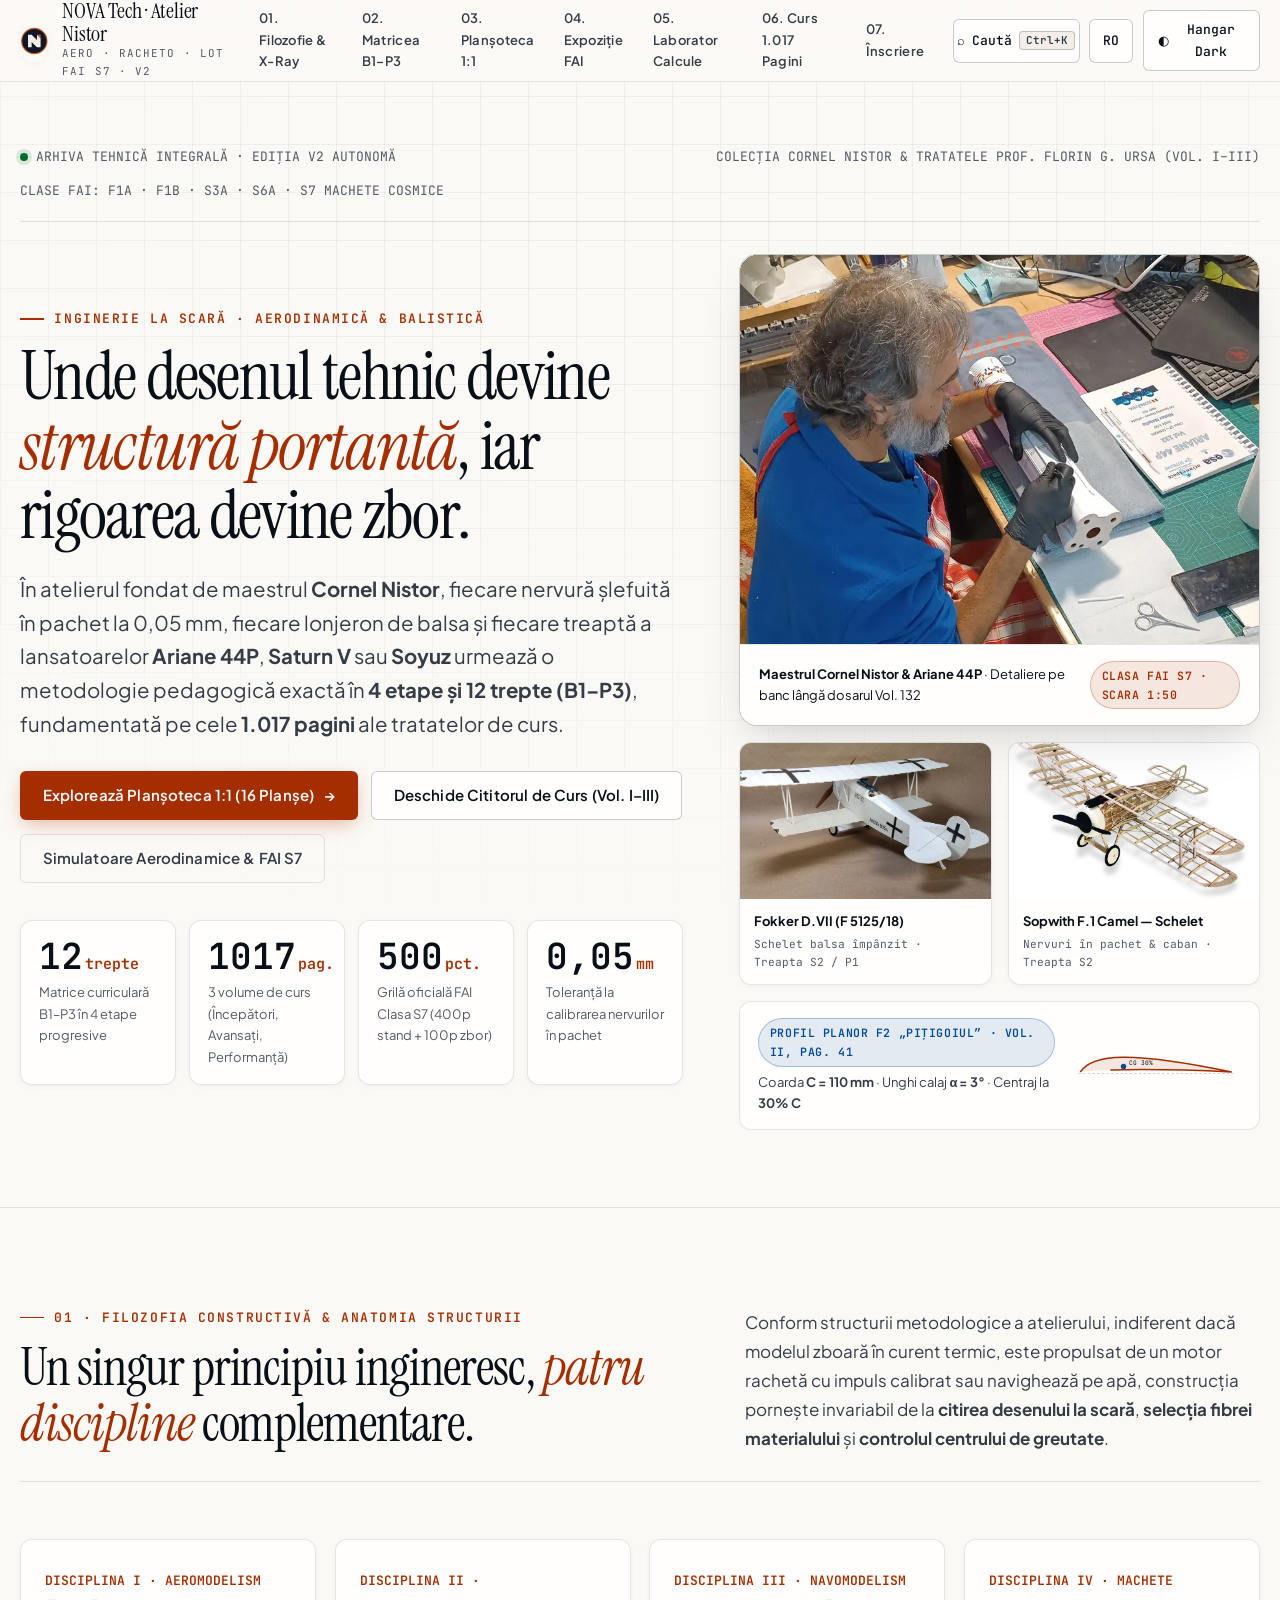
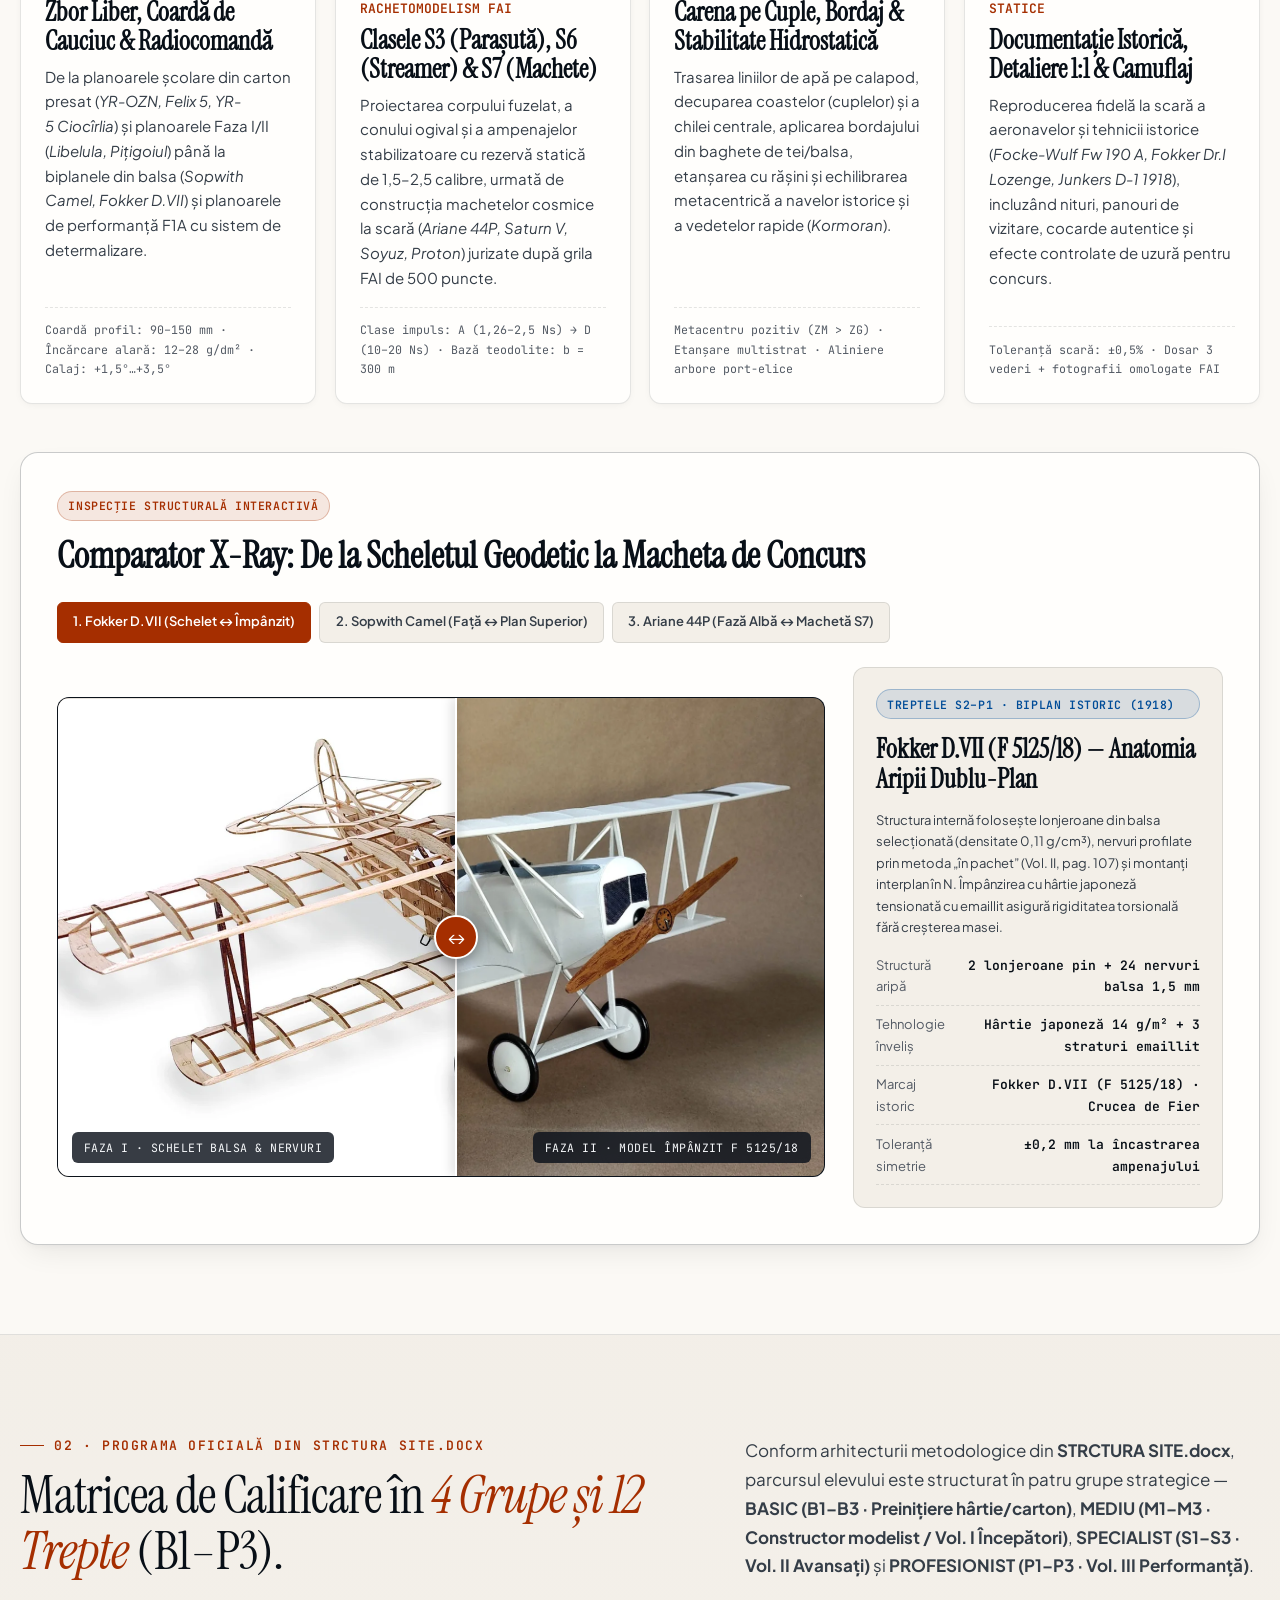
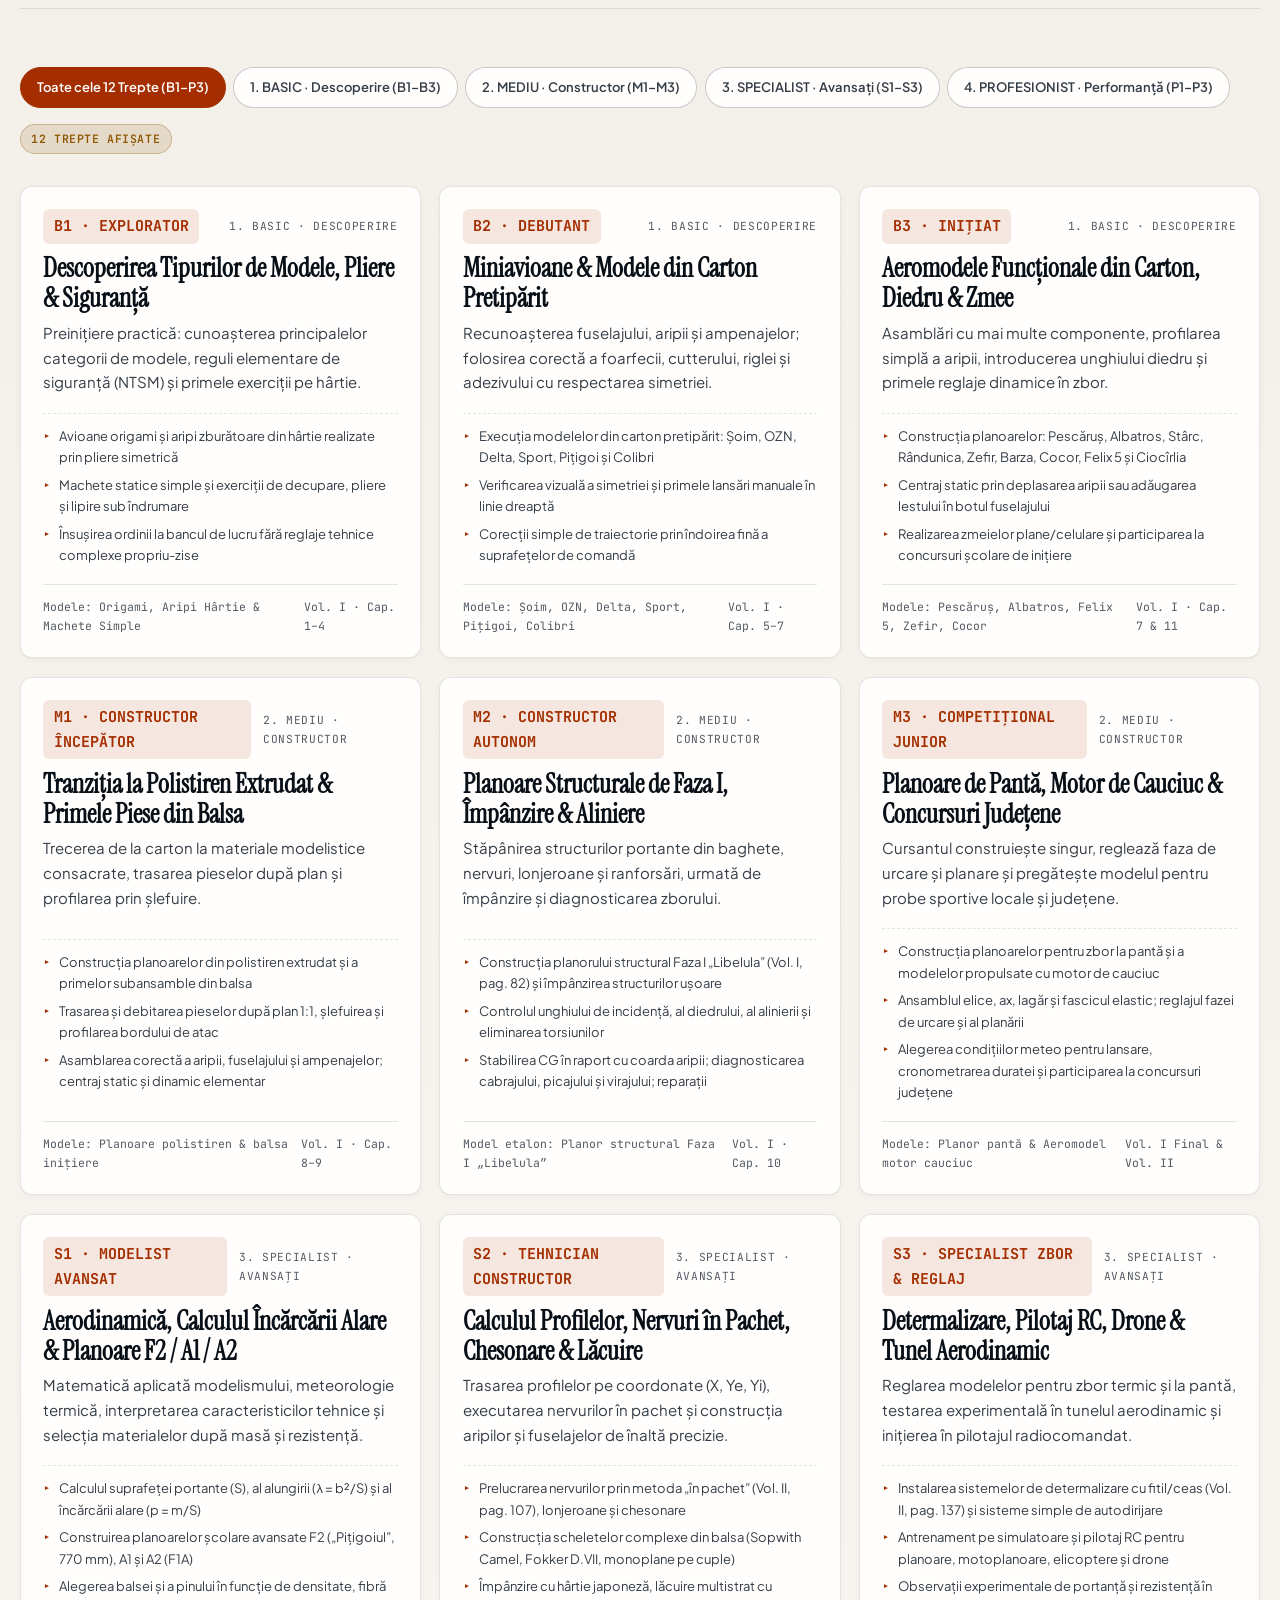
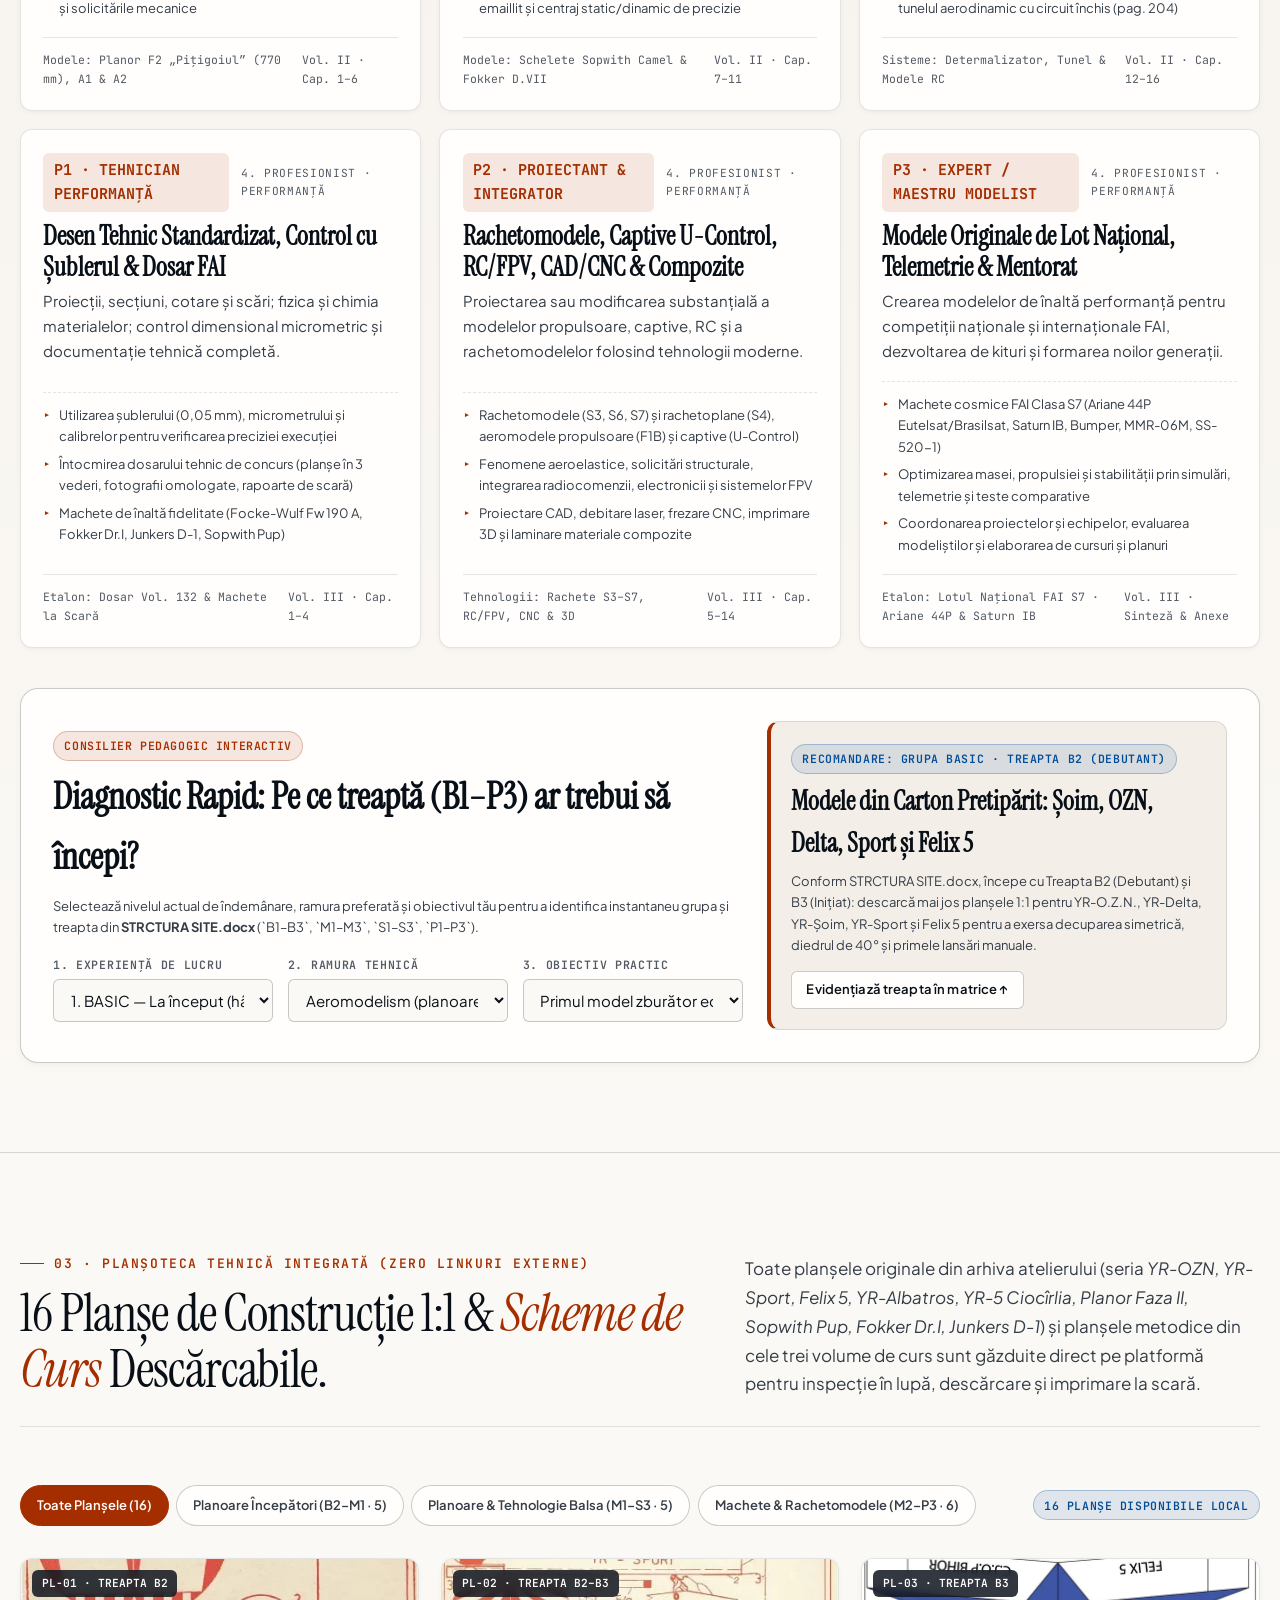
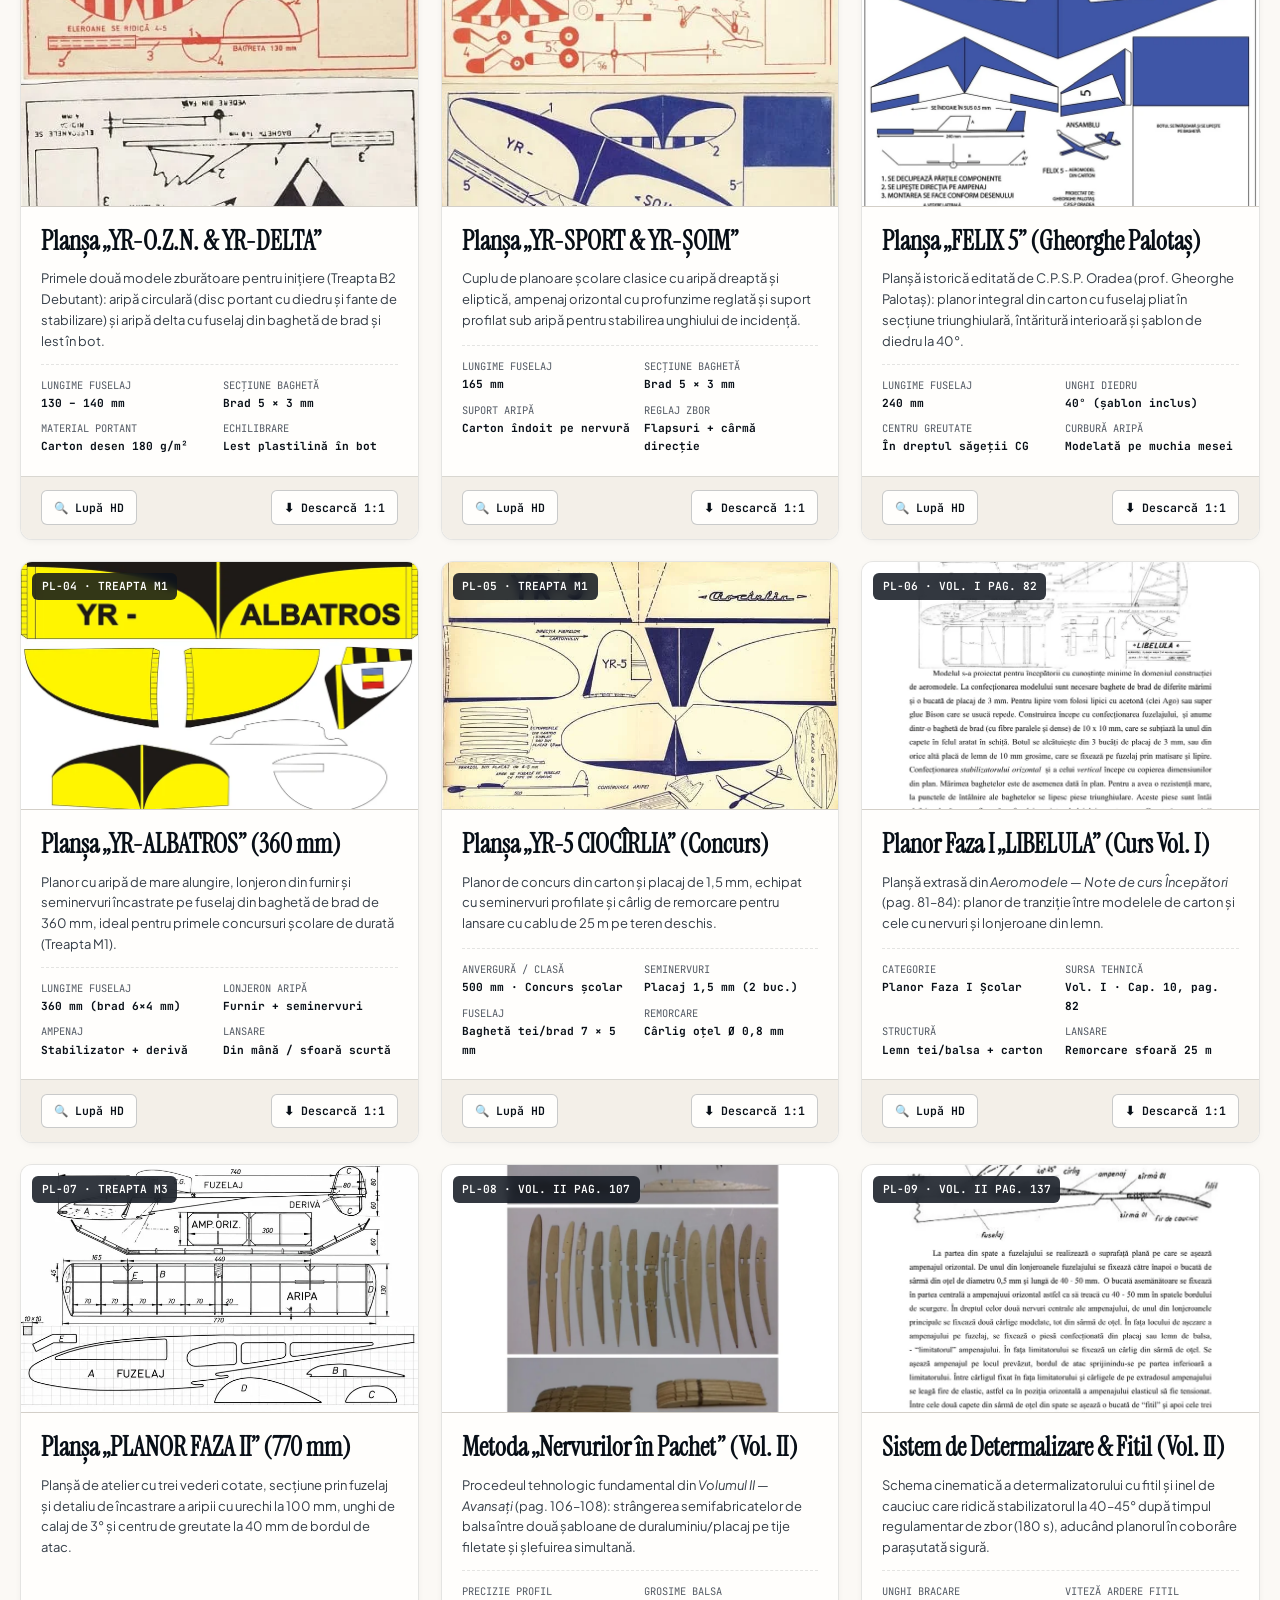
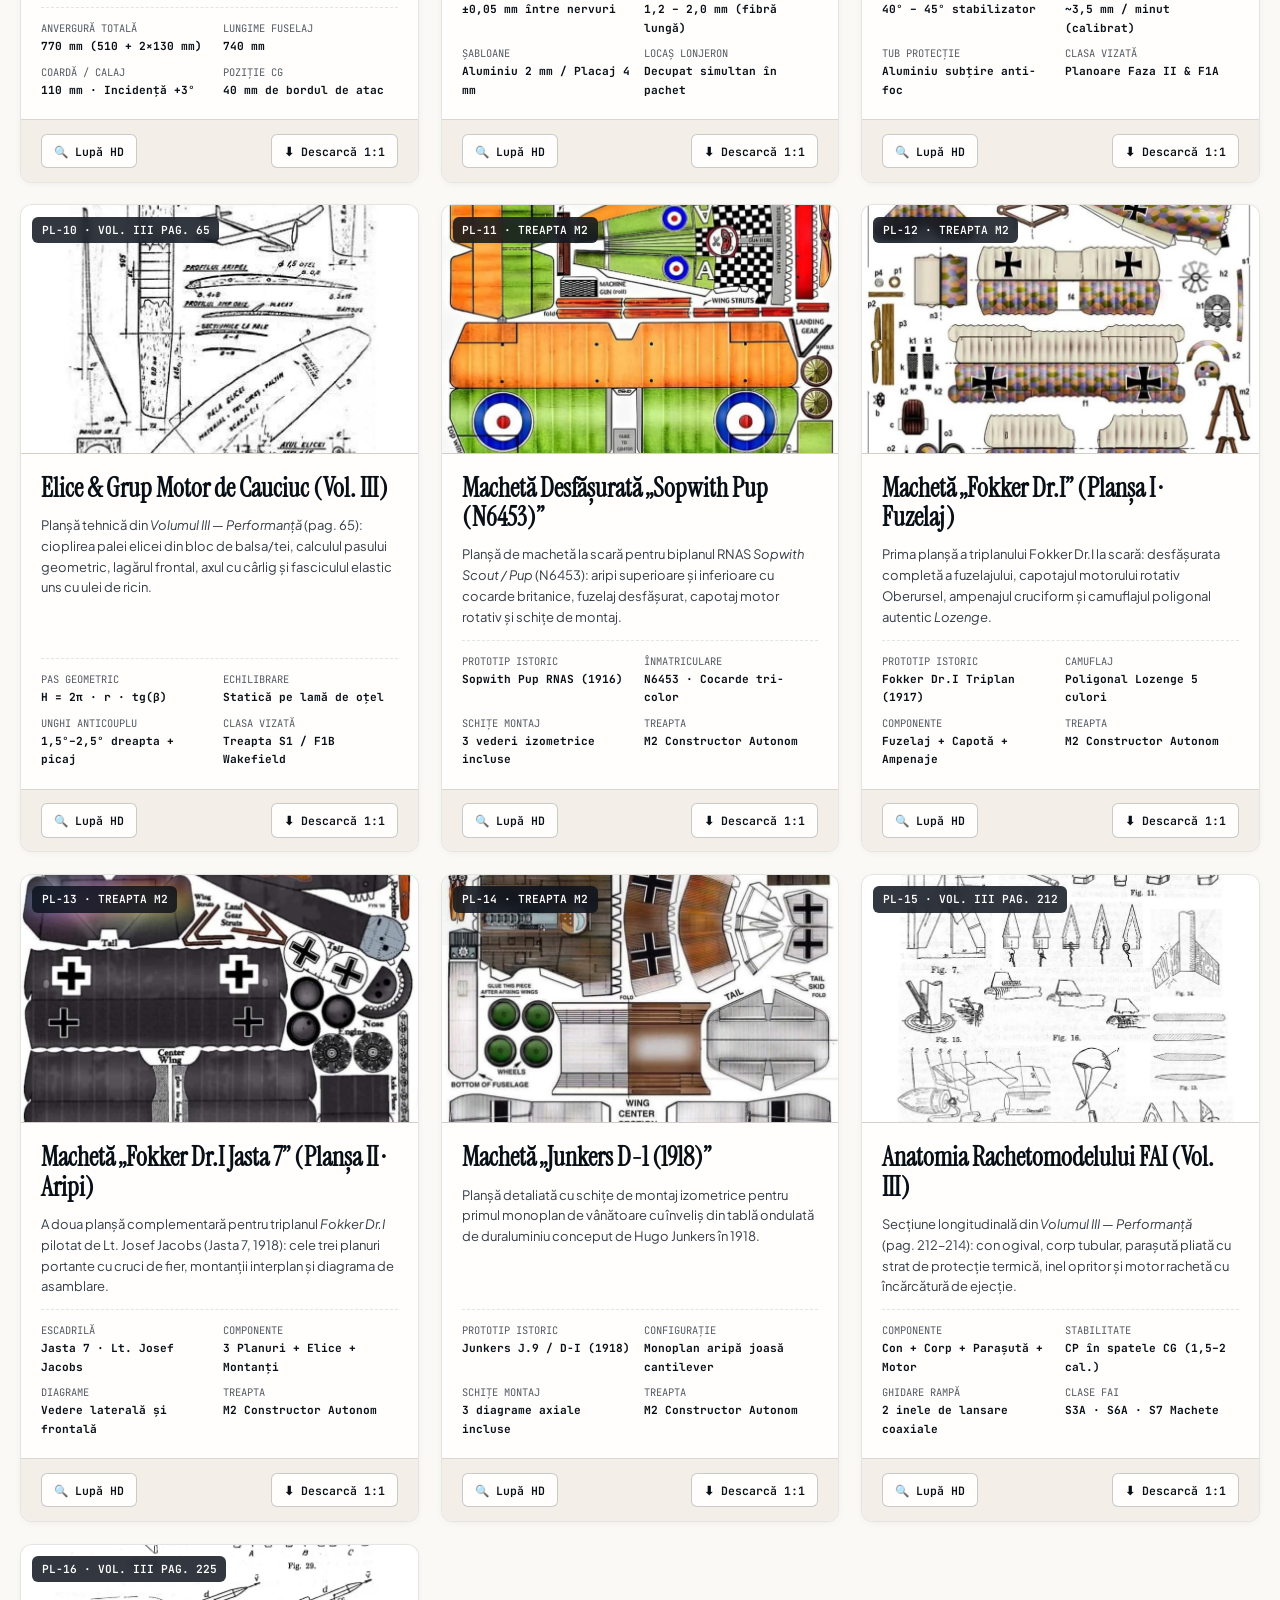
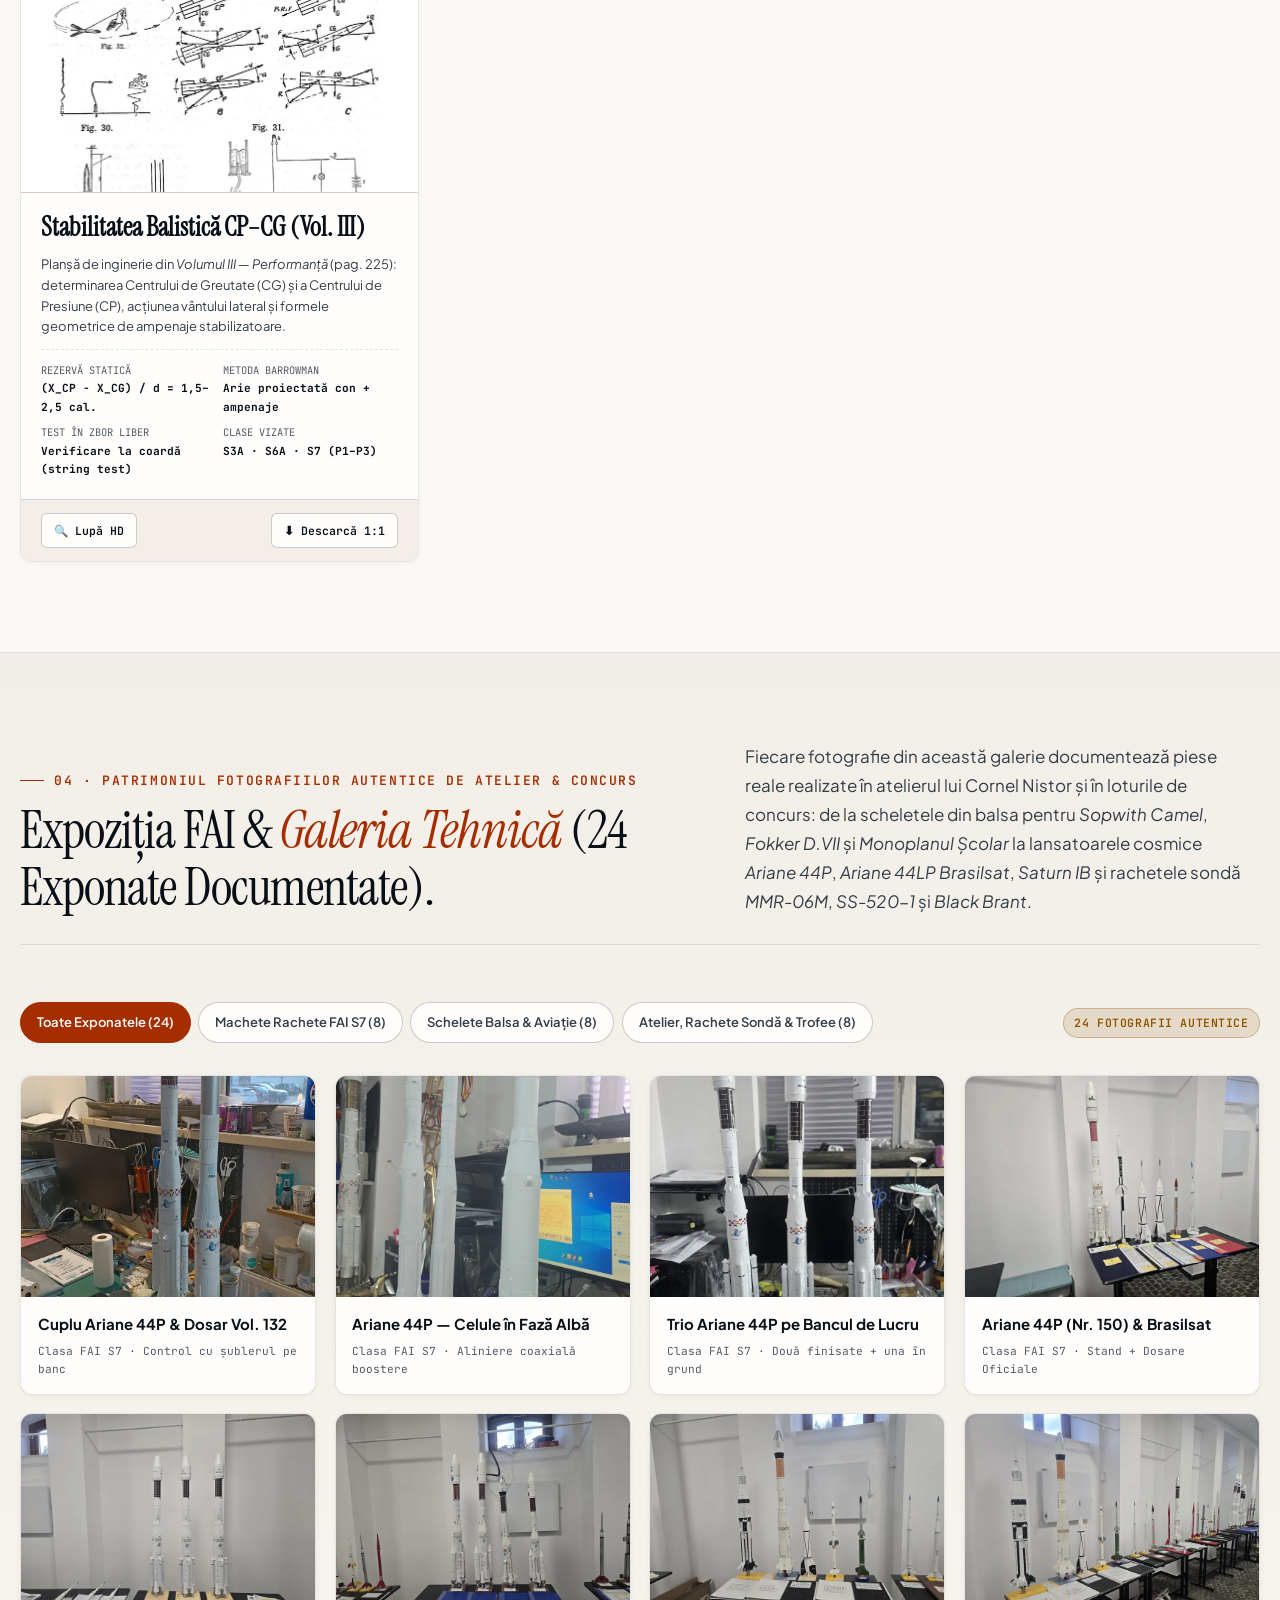
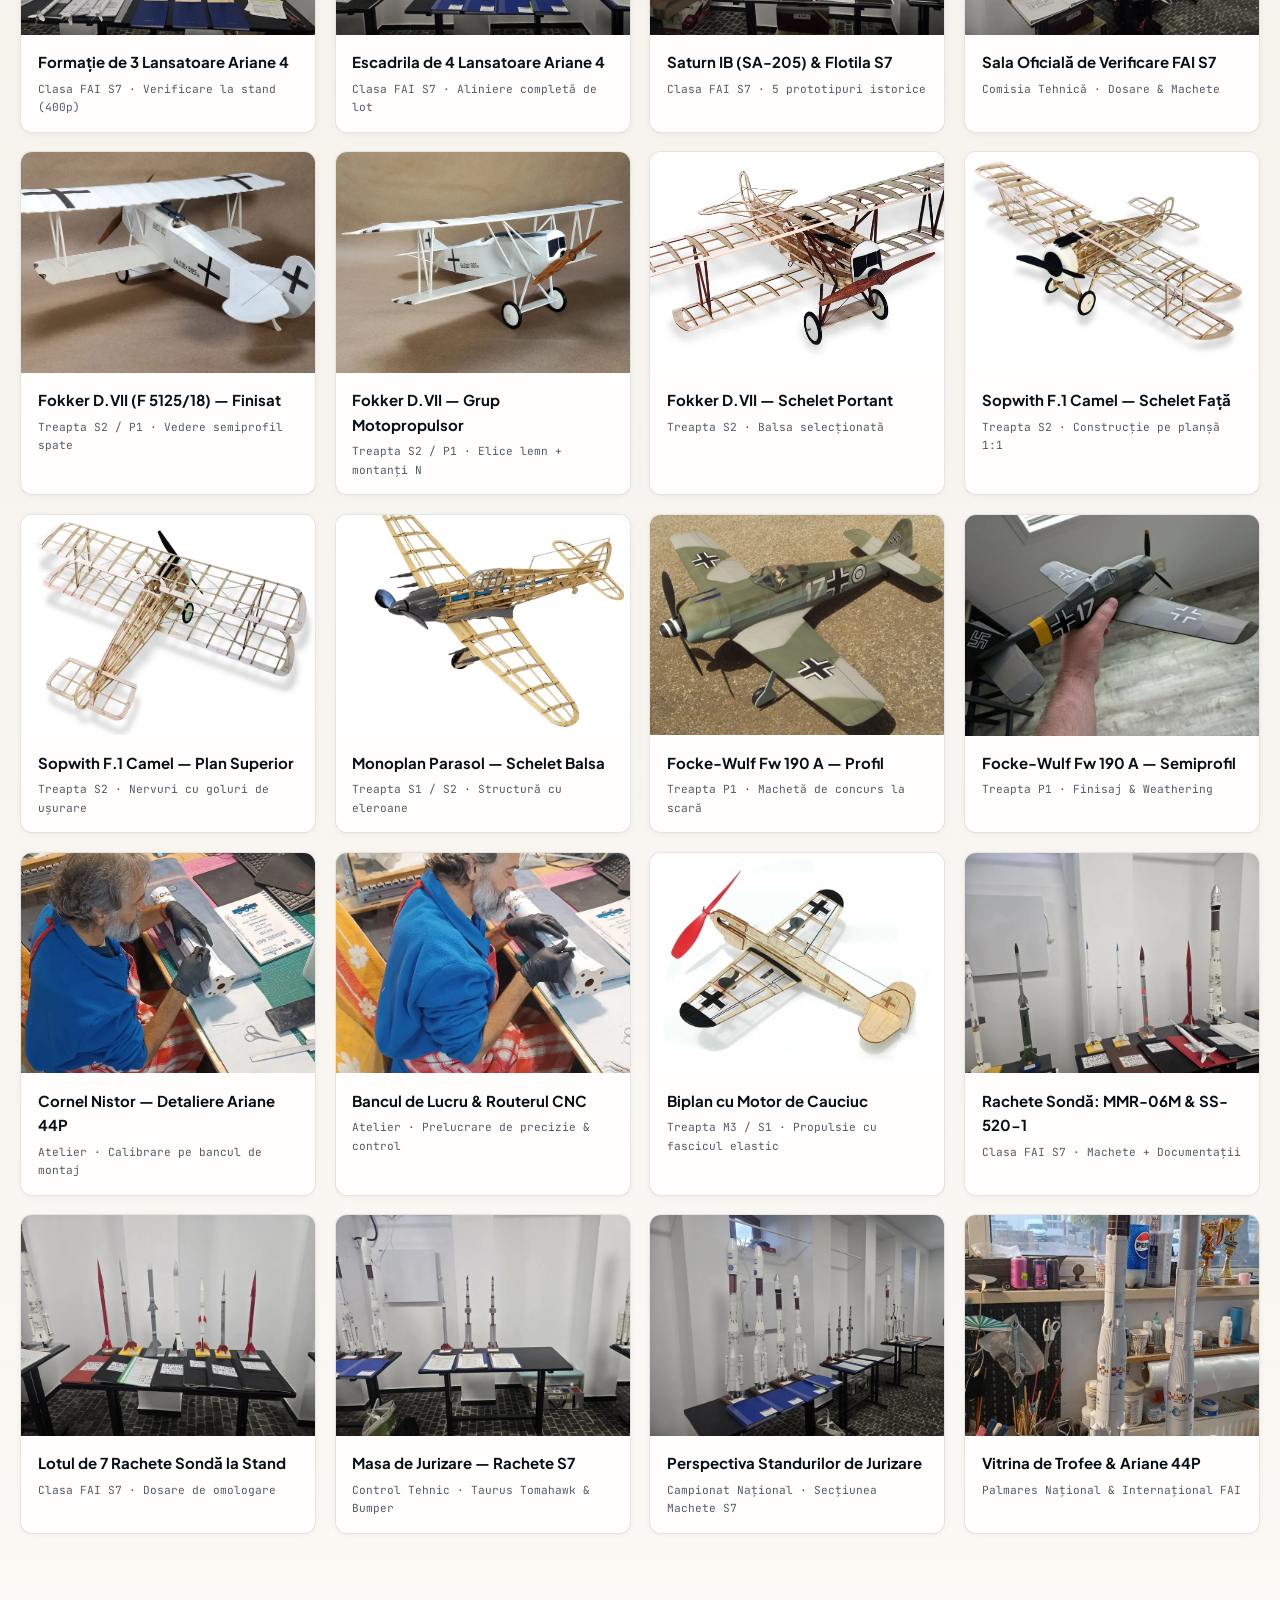
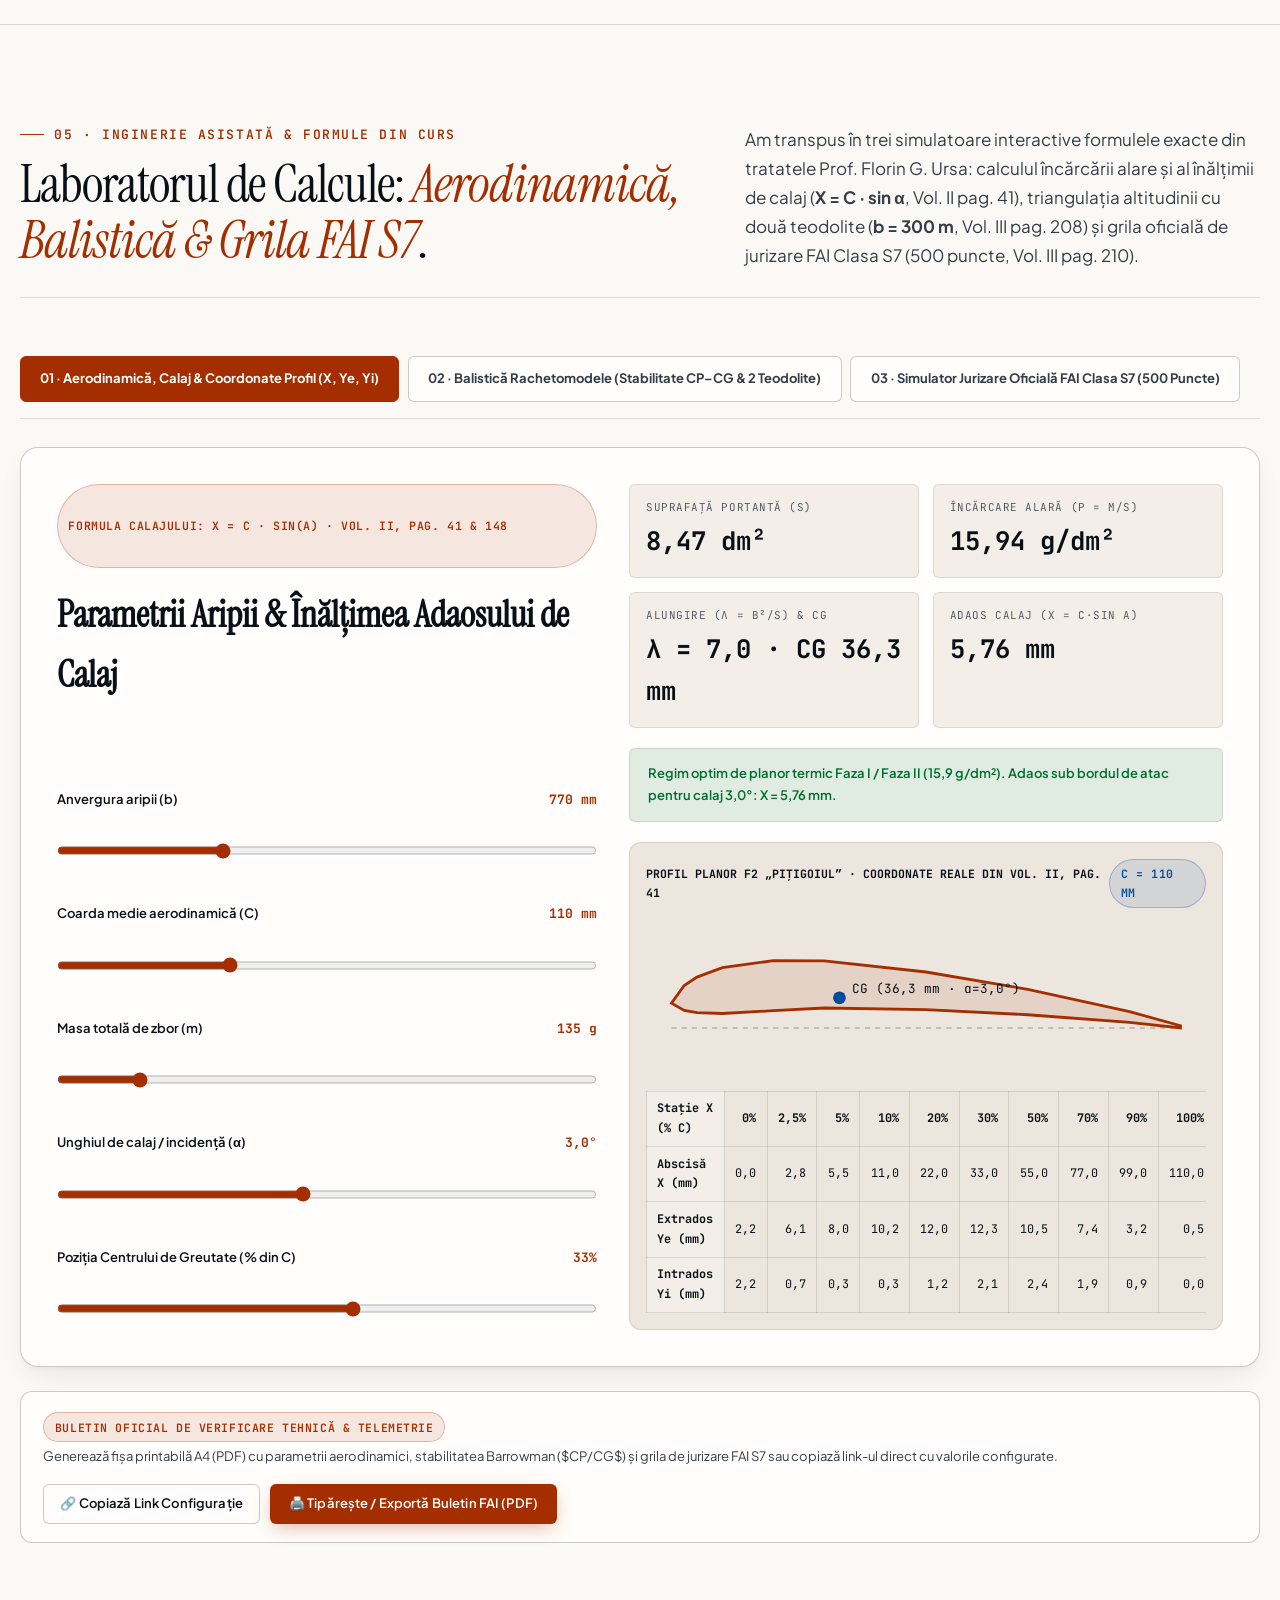
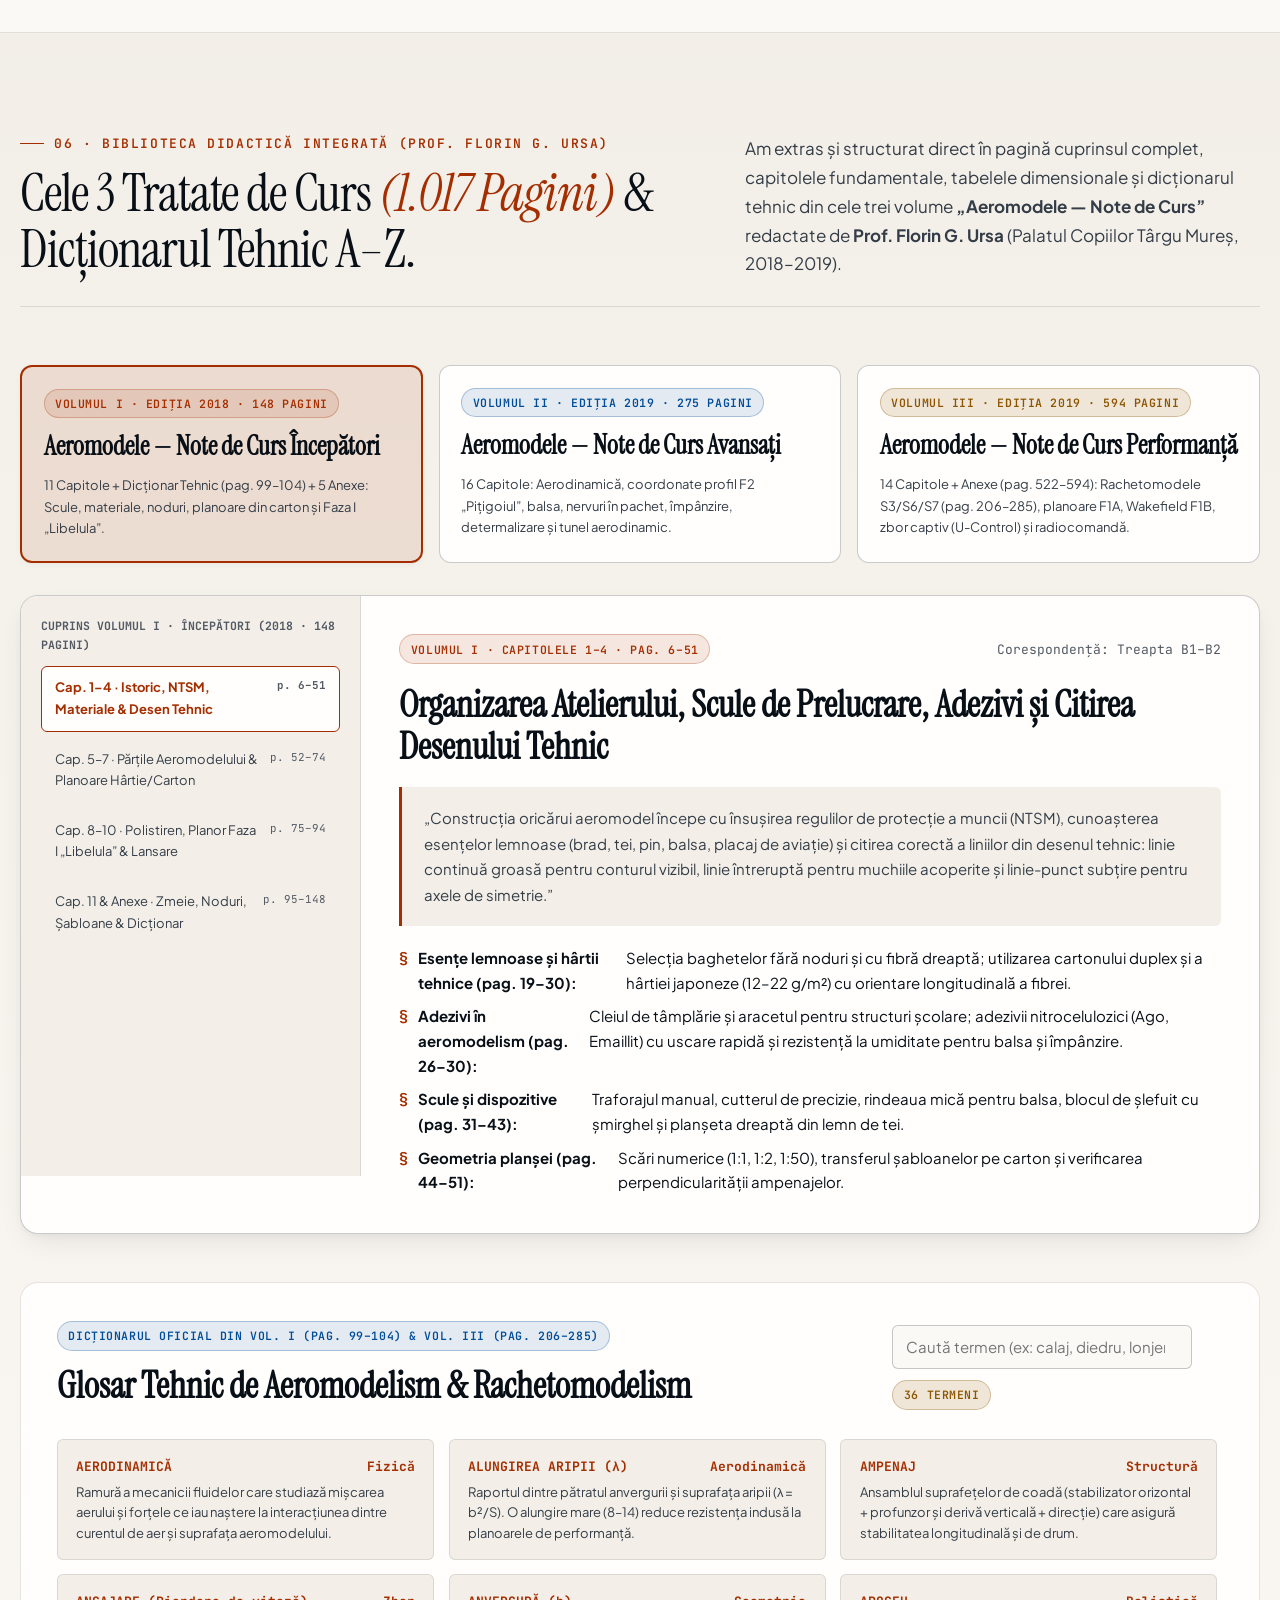
<file: v2/index.html>
<!DOCTYPE html>
<html lang="ro" data-theme="light">
<head>
  <meta charset="UTF-8">
  <meta name="viewport" content="width=device-width, initial-scale=1.0">
  <title>NOVA Tech Models · Atelier Cornel Nistor — Aero, Racheto &amp; FAI S7</title>
  <meta name="description" content="Platforma tehnică și enciclopedică NOVA Tech Models (Atelier Cornel Nistor): 4 etape și 12 trepte de calificare (B1–P3), 16 planșe 1:1 descărcabile, sinteză din cele 1.017 pagini de curs (Prof. Florin G. Ursa) și simulatoare FAI S7.">
  <meta name="keywords" content="aeromodelism, rachetomodelism, FAI S7, Cornel Nistor, Florin G. Ursa, NOVA Tech Models, planșe aeromodele 1:1, machete rachete Ariane 44P, Saturn V, curs aeromodelism, Palatul Copiilor Târgu Mureș">
  <meta name="author" content="NOVA Tech Models — Atelierul de Modelism Tehnic Cornel Nistor">
  <meta name="robots" content="index, follow, max-image-preview:large, max-snippet:-1, max-video-preview:-1">
  <meta name="theme-color" content="#FAF7F2" media="(prefers-color-scheme: light)">
  <meta name="theme-color" content="#0B0F17" media="(prefers-color-scheme: dark)">
  <link rel="canonical" href="https://lefterpatrickandrei-sketch.github.io/nova-tech-models/v2/">
  <link rel="sitemap" type="application/xml" title="Sitemap" href="https://lefterpatrickandrei-sketch.github.io/nova-tech-models/sitemap.xml">

  <!-- Open Graph / Facebook / LinkedIn / WhatsApp -->
  <meta property="og:type" content="website">
  <meta property="og:locale" content="ro_RO">
  <meta property="og:site_name" content="NOVA Tech Models · Atelier Cornel Nistor">
  <meta property="og:title" content="NOVA Tech Models · Atelier Cornel Nistor — Aeromodelism, Rachetomodele FAI S7 &amp; Planșe 1:1">
  <meta property="og:description" content="De la scheletul de balsa și planorul școlar la rachetomodele FAI Clasa S7 (Ariane 44P, Saturn V, Soyuz). 12 trepte B1–P3, 16 planșe 1:1 și laborator aerodinamic interactiv.">
  <meta property="og:url" content="https://lefterpatrickandrei-sketch.github.io/nova-tech-models/v2/">
  <meta property="og:image" content="https://lefterpatrickandrei-sketch.github.io/nova-tech-models/v2/assets/img/atelier-detaliere-1600.webp">
  <meta property="og:image:width" content="1600">
  <meta property="og:image:height" content="1200">
  <meta property="og:image:alt" content="Atelierul NOVA Tech Models — Machete rachete Ariane 44P și aeromodele din lemn de balsa">

  <!-- Twitter / X Cards -->
  <meta name="twitter:card" content="summary_large_image">
  <meta name="twitter:title" content="NOVA Tech Models · Atelier Cornel Nistor — Ediția V2">
  <meta name="twitter:description" content="Arhivă tehnică, 16 planșe 1:1, 3 volume de curs (1.017 pagini) și calculatoare aerodinamice/balistice FAI S7.">
  <meta name="twitter:image" content="https://lefterpatrickandrei-sketch.github.io/nova-tech-models/v2/assets/img/atelier-detaliere-1600.webp">

  <!-- Google Fonts -->
  <link rel="preconnect" href="https://fonts.googleapis.com">
  <link rel="preconnect" href="https://fonts.gstatic.com" crossorigin>
  <link href="https://fonts.googleapis.com/css2?family=Instrument+Serif:ital@0;1&amp;family=JetBrains+Mono:wght@400;500;600;700&amp;family=Plus+Jakarta+Sans:wght@400;500;600;700&amp;display=swap" rel="stylesheet">

  <!-- Favicon & App Icons (Generated via kaankiziltug/logo-design-skill) -->
  <link rel="icon" href="logos/kit/favicon.ico" sizes="32x32">
  <link rel="icon" type="image/svg+xml" href="assets/favicon.svg">
  <link rel="apple-touch-icon" href="logos/kit/apple-touch-icon.png">
  <link rel="manifest" href="logos/kit/site.webmanifest">

  <link rel="stylesheet" href="styles.css">

  <!-- Structured Data JSON-LD (@graph: EducationalOrganization, WebSite, Course) -->
  <script type="application/ld+json">
  {
    "@context": "https://schema.org",
    "@graph": [
      {
        "@type": "EducationalOrganization",
        "@id": "https://lefterpatrickandrei-sketch.github.io/nova-tech-models/v2/#organization",
        "name": "NOVA Tech Models — Atelierul de Modelism Tehnic Cornel Nistor",
        "alternateName": "Atelier Cornel Nistor",
        "description": "Centru de excelență în aeromodelism, rachetomodelism FAI (S3, S6, S7), navomodelism și machete statice, bazat pe programa în 4 etape și 12 trepte (B1–P3) și tratatele de curs redactate de Prof. Florin G. Ursa.",
        "url": "https://lefterpatrickandrei-sketch.github.io/nova-tech-models/v2/",
        "logo": {
          "@type": "ImageObject",
          "url": "https://lefterpatrickandrei-sketch.github.io/nova-tech-models/v2/logos/kit/icon-512.png",
          "width": 512,
          "height": 512
        },
        "image": "https://lefterpatrickandrei-sketch.github.io/nova-tech-models/v2/assets/img/atelier-detaliere-1600.webp",
        "email": "contact@novatechmodels.ro",
        "founder": {
          "@type": "Person",
          "name": "Cornel Nistor",
          "jobTitle": "Maestru al Sportului & Coordonator Tehnic"
        },
        "knowsAbout": [
          "Aeromodelism",
          "Rachetomodelism FAI Clasa S7",
          "Navomodelism",
          "Machete Statice la Scară",
          "Aerodinamică Aplicată și Stabilitate Barrowman"
        ]
      },
      {
        "@type": "WebSite",
        "@id": "https://lefterpatrickandrei-sketch.github.io/nova-tech-models/v2/#website",
        "url": "https://lefterpatrickandrei-sketch.github.io/nova-tech-models/v2/",
        "name": "NOVA Tech Models · Atelier Cornel Nistor",
        "inLanguage": "ro-RO",
        "publisher": {
          "@id": "https://lefterpatrickandrei-sketch.github.io/nova-tech-models/v2/#organization"
        }
      },
      {
        "@type": "Course",
        "@id": "https://lefterpatrickandrei-sketch.github.io/nova-tech-models/v2/#course",
        "name": "Curs Complet de Aeromodelism și Rachetomodelism FAI (Treptele B1–P3, 1.017 Pagini)",
        "description": "Programă tehnică structurată în 4 etape (Basic, Mediu, Specialist, Profesionist) și 12 module de calificare, bazată pe cele 3 volume de curs redactate de Prof. Florin G. Ursa (Începători 148p, Avansați 275p, Performanță 594p) și practica de atelier a Maestrului Cornel Nistor.",
        "provider": {
          "@id": "https://lefterpatrickandrei-sketch.github.io/nova-tech-models/v2/#organization"
        },
        "inLanguage": "ro-RO",
        "hasCourseInstance": {
          "@type": "CourseInstance",
          "courseMode": "blended",
          "instructor": [
            {
              "@type": "Person",
              "name": "Cornel Nistor"
            },
            {
              "@type": "Person",
              "name": "Florin G. Ursa"
            }
          ]
        }
      },
      {
        "@type": "FAQPage",
        "@id": "https://lefterpatrickandrei-sketch.github.io/nova-tech-models/v2/#faq",
        "mainEntity": [
          {
            "@type": "Question",
            "name": "Cum se structurează cele 4 etape și 12 trepte de calificare (B1–P3) în atelier?",
            "acceptedAnswer": {
              "@type": "Answer",
              "text": "Programa este împărțită în 4 etape a câte 3 trepte: Basic (B1–B3: planoare din carton și deprinderi de tăiere/aliniere), Mediu (M1–M3: structuri portante cu nervuri din balsa și propulsie cu cauciuc), Specialist (S1–S3: machete de aviație WWI/WWII și debitare CNC) și Profesionist (P1–P3: rachetomodele la scară clasa FAI S7 și lot național)."
            }
          },
          {
            "@type": "Question",
            "name": "Care este pragul minim de punctaj pentru admiterea la zbor în clasa FAI S7 (Machete de rachete)?",
            "acceptedAnswer": {
              "@type": "Answer",
              "text": "Conform regulamentului FAI (Vol. III, pag. 210), evaluarea la stand acordă maximum 400 de puncte (50p documentație + 350p execuție și precizia scării). Macheta trebuie să obțină minimum 100 de puncte la stand pentru a fi admisă la proba oficială de zbor (maximum 100p, total 500p)."
            }
          },
          {
            "@type": "Question",
            "name": "Cum se utilizează planșele 1:1 din Planșotecă pentru construcția la banc?",
            "acceptedAnswer": {
              "@type": "Answer",
              "text": "Planșele din secțiunea Planșotecă pot fi deschise în inspectorul optic 1:1, partajate prin link direct (?plansa=...) sau tipărite la scară pe hârtie ori calc, peste care se așază folie transparentă de polietilenă pentru asamblarea fuselajului și a semiaripilor fără lipirea pieselor de desen."
            }
          },
          {
            "@type": "Question",
            "name": "Pot fi folosite calculatoarele Barrowman și de triangulație cu teodolitul offline, pe terenul de zbor?",
            "acceptedAnswer": {
              "@type": "Answer",
              "text": "Da. Platforma V2 include un Service Worker PWA (sw.js) care salvează în memoria locală a telefonului sau laptopului toate cele 3 simulatoare, glosarul și planșele inspectate, permițând calculul centrului de presiune și al altitudinii de apogeu chiar și pe poligoane fără semnal GSM."
            }
          }
        ]
      }
    ]
  }
  </script>
</head>
<body>
  <a href="#main-content" class="skip-link skip-to-content">Sari direct la conținutul principal</a>

  <!-- Reading Progress Bar -->
  <div class="scroll-progress-track" aria-hidden="true">
    <div class="scroll-progress-bar" id="scroll-progress-bar"></div>
  </div>

  <!-- Subtle Blueprint Grid Background -->
  <div class="blueprint-backdrop" aria-hidden="true"></div>

  <!-- Sticky Header -->
  <header class="site-header">
    <div class="container header-inner">
      <a href="#top" class="brand" aria-label="NOVA Tech Models · Atelier Cornel Nistor — Pagina principală">
        <span class="brand-mark" aria-hidden="true">
          <svg viewBox="0 0 256 256" fill="none" xmlns="http://www.w3.org/2000/svg">
            <circle cx="128" cy="128" r="118" fill="var(--logo-ring)"/>
            <circle cx="128" cy="128" r="108" fill="var(--logo-disc)"/>
            <path fill="var(--logo-n)" d="M72 184 V72 H104 L152 120 V72 L184 104 V184 H152 L104 136 V184 Z"/>
            <path fill="var(--logo-wing)" d="M152 72 H184 V104 Z"/>
          </svg>
        </span>
        <span class="brand-text">
          <span class="brand-name">NOVA Tech · Atelier Nistor</span>
          <span class="brand-sub">Aero · Racheto · Lot FAI S7 · V2</span>
        </span>
      </a>

      <nav class="primary-nav" aria-label="Navigare principală">
        <a href="#filozofie" class="nav-link" data-i18n="nav.filozofie">01. Filozofie &amp; X-Ray</a>
        <a href="#programa" class="nav-link" data-i18n="nav.programa">02. Matricea B1–P3</a>
        <a href="#plansoteca" class="nav-link" data-i18n="nav.plansoteca">03. Planșoteca 1:1</a>
        <a href="#galerie" class="nav-link" data-i18n="nav.galerie">04. Expoziție FAI</a>
        <a href="#laborator" class="nav-link" data-i18n="nav.laborator">05. Laborator Calcule</a>
        <a href="#tratate" class="nav-link" data-i18n="nav.tratate">06. Curs 1.017 Pagini</a>
        <a href="#inscriere" class="nav-link" data-i18n="nav.inscriere">07. Înscriere</a>
      </nav>

      <div class="header-actions">
        <button type="button" class="icon-btn" id="cmd-palette-trigger" aria-label="Căutare rapidă în tot atelierul (Ctrl+K)" title="Căutare rapidă în planșe, trepte, curs și glosar (Ctrl+K)">
          <span aria-hidden="true">⌕</span>
          <span data-i18n="header.search">Caută</span>
          <kbd class="kbd-hint">Ctrl+K</kbd>
        </button>
        <button type="button" class="icon-btn" id="lang-toggle" aria-label="Comută limba Română sau Engleză" title="Switch language RO / EN">
          <span id="lang-label">RO</span>
        </button>
        <button type="button" class="icon-btn" id="theme-toggle" aria-label="Comută tema luminoasă sau întunecată" title="Comută modul de afișare">
          <span id="theme-icon" aria-hidden="true">◐</span>
          <span id="theme-label">Hangar Dark</span>
        </button>
        <button type="button" class="icon-btn mobile-menu-btn" id="mobile-menu-toggle" aria-expanded="false" aria-controls="mobile-nav-drawer" aria-label="Deschide meniul de navigare">
          <span>Meniu</span>
        </button>
      </div>
    </div>

    <nav class="mobile-nav-drawer" id="mobile-nav-drawer" aria-label="Navigare mobilă">
      <ul class="mobile-nav-list">
        <li><a href="#filozofie" class="mobile-nav-link"><span>01. Filozofie Constructivă &amp; Comparator X-Ray</span><span>→</span></a></li>
        <li><a href="#programa" class="mobile-nav-link"><span>02. Programa în 4 Etape și 12 Trepte (B1–P3)</span><span>→</span></a></li>
        <li><a href="#plansoteca" class="mobile-nav-link"><span>03. Planșoteca Atelierului (12 Planșe 1:1)</span><span>→</span></a></li>
        <li><a href="#galerie" class="mobile-nav-link"><span>04. Expoziția FAI &amp; Galeria Lotului (22 Exponate)</span><span>→</span></a></li>
        <li><a href="#laborator" class="mobile-nav-link"><span>05. Laboratorul de Calcule (Aerodinamică &amp; S7)</span><span>→</span></a></li>
        <li><a href="#tratate" class="mobile-nav-link"><span>06. Enciclopedia de Curs (1.017 Pagini + Glosar)</span><span>→</span></a></li>
        <li><a href="#inscriere" class="mobile-nav-link"><span>07. Înscriere la Atelier &amp; Consultanță</span><span>→</span></a></li>
      </ul>
    </nav>
  </header>

  <main id="main-content">
    <!-- ====================================================================
         HERO — EDITORIAL AEROSPACE ATELIER
         ==================================================================== -->
    <section class="hero" id="top">
      <div class="container">
        <div class="hero-top-meta" data-reveal>
          <span class="hero-meta-item">
            <span class="status-dot" aria-hidden="true"></span>
            <span>ARHIVA TEHNICĂ INTEGRALĂ · EDIȚIA V2 AUTONOMĂ</span>
          </span>
          <span class="hero-meta-item">COLECȚIA CORNEL NISTOR &amp; TRATATELE PROF. FLORIN G. URSA (VOL. I–III)</span>
          <span class="hero-meta-item">CLASE FAI: F1A · F1B · S3A · S6A · S7 MACHETE COSMICE</span>
        </div>

        <div class="hero-grid">
          <div class="hero-copy" data-reveal>
            <p class="eyebrow">Inginerie la Scară · Aerodinamică &amp; Balistică</p>
            <h1 class="hero-title">
              Unde desenul tehnic devine <em>structură portantă</em>, iar rigoarea devine zbor.
            </h1>
            <p class="hero-description">
              În atelierul fondat de maestrul <strong>Cornel Nistor</strong>, fiecare nervură șlefuită în pachet la 0,05&nbsp;mm, fiecare lonjeron de balsa și fiecare treaptă a lansatoarelor <strong>Ariane&nbsp;44P</strong>, <strong>Saturn&nbsp;V</strong> sau <strong>Soyuz</strong> urmează o metodologie pedagogică exactă în <strong>4&nbsp;etape și 12&nbsp;trepte (B1–P3)</strong>, fundamentată pe cele <strong>1.017&nbsp;pagini</strong> ale tratatelor de curs.
            </p>

            <div class="hero-cta-row">
              <a href="#plansoteca" class="btn btn--primary">
                <span>Explorează Planșoteca 1:1 (16 Planșe)</span>
                <span aria-hidden="true">→</span>
              </a>
              <a href="#tratate" class="btn btn--secondary">
                <span>Deschide Cititorul de Curs (Vol. I–III)</span>
              </a>
              <a href="#laborator" class="btn btn--ghost">
                <span>Simulatoare Aerodinamice &amp; FAI S7</span>
              </a>
            </div>

            <div class="telemetry-strip" aria-label="Indicatori tehnici ai atelierului">
              <div class="telemetry-card spotlight-card">
                <div class="telemetry-value">
                  <span data-counter="12">12</span><span class="telemetry-unit">trepte</span>
                </div>
                <span class="telemetry-label">Matrice curriculară B1–P3 în 4 etape progresive</span>
              </div>
              <div class="telemetry-card spotlight-card">
                <div class="telemetry-value">
                  <span data-counter="1017">1017</span><span class="telemetry-unit">pag.</span>
                </div>
                <span class="telemetry-label">3 volume de curs (Începători, Avansați, Performanță)</span>
              </div>
              <div class="telemetry-card spotlight-card">
                <div class="telemetry-value">
                  <span data-counter="500">500</span><span class="telemetry-unit">pct.</span>
                </div>
                <span class="telemetry-label">Grilă oficială FAI Clasa S7 (400p stand + 100p zbor)</span>
              </div>
              <div class="telemetry-card spotlight-card">
                <div class="telemetry-value">
                  <span>0,05</span><span class="telemetry-unit">mm</span>
                </div>
                <span class="telemetry-label">Toleranță la calibrarea nervurilor în pachet</span>
              </div>
            </div>
          </div>

          <div class="hero-visual-stack" data-reveal style="--reveal-delay: 120ms;">
            <figure class="hero-main-frame">
              <img
                src="assets/img/atelier-detaliere-1600.webp"
                srcset="assets/img/atelier-detaliere-800.webp 800w, assets/img/atelier-detaliere-1600.webp 1600w"
                sizes="(max-width: 1024px) 95vw, 44vw"
                width="1080"
                height="1920"
                style="object-position: center 42%;"
                alt="Maestrul Cornel Nistor lucrând la detalierea machetei Ariane 44P alături de dosarul tehnic Vol. 132 și routerul CNC"
                fetchpriority="high">
              <figcaption class="hero-frame-caption">
                <span><strong>Maestrul Cornel Nistor &amp; Ariane 44P</strong> · Detaliere pe banc lângă dosarul Vol. 132</span>
                <span class="badge badge--copper">Clasa FAI S7 · Scara 1:50</span>
              </figcaption>
            </figure>

            <div class="hero-secondary-grid">
              <article class="hero-mini-card">
                <img
                  src="assets/img/fokker_d7_covered-800.webp"
                  srcset="assets/img/fokker_d7_covered-800.webp 800w, assets/img/fokker_d7_covered-1600.webp 1600w"
                  sizes="(max-width: 768px) 46vw, 22vw"
                  width="800"
                  height="463"
                  alt="Machetă biplan Fokker D.VII F 5125/18 împânzită și vopsită în atelier"
                  loading="lazy">
                <div class="hero-mini-body">
                  <div class="hero-mini-title">Fokker D.VII (F 5125/18)</div>
                  <div class="hero-mini-sub">Schelet balsa împânzit · Treapta S2 / P1</div>
                </div>
              </article>

              <article class="hero-mini-card">
                <img
                  src="assets/img/sopwith_camel_front-800.webp"
                  srcset="assets/img/sopwith_camel_front-800.webp 800w, assets/img/sopwith_camel_front-1600.webp 1600w"
                  sizes="(max-width: 768px) 46vw, 22vw"
                  width="800"
                  height="618"
                  alt="Structură portantă din balsa a biplanului Sopwith F.1 Camel pe planșa de montaj"
                  loading="lazy">
                <div class="hero-mini-body">
                  <div class="hero-mini-title">Sopwith F.1 Camel — Schelet</div>
                  <div class="hero-mini-sub">Nervuri în pachet &amp; caban · Treapta S2</div>
                </div>
              </article>
            </div>

            <div class="hero-vector-banner" aria-label="Geometria profilului aerodinamic Planor F2 Pițigoiul">
              <div>
                <span class="badge badge--cobalt">Profil Planor F2 „Pițigoiul” · Vol. II, pag. 41</span>
                <p style="font-size: var(--text-xs); color: var(--text-secondary); margin-top: 0.3rem;">
                  Coarda <strong>C = 110 mm</strong> · Unghi calaj <strong>α = 3°</strong> · Centraj la <strong>30% C</strong>
                </p>
              </div>
              <svg class="vector-airfoil-svg" viewBox="0 0 220 54" fill="none" aria-hidden="true">
                <line x1="10" y1="38" x2="210" y2="38" stroke="currentColor" stroke-opacity="0.25" stroke-dasharray="3 3"></line>
                <path class="airfoil-path-animated" d="M 12 36 C 28 12, 78 9, 208 36 C 145 33, 62 31, 12 36 Z" stroke="var(--accent-primary)" stroke-width="2" fill="var(--accent-primary-soft)"></path>
                <circle cx="68" cy="29" r="3.5" fill="var(--accent-secondary)"></circle>
                <text x="75" y="27" fill="currentColor" font-family="JetBrains Mono, monospace" font-size="8">CG 30%</text>
              </svg>
            </div>
          </div>
        </div>
      </div>
    </section>

    <!-- ====================================================================
         SECTION 01 — CONSTRUCTIVE PHILOSOPHY & INTERACTIVE X-RAY COMPARATOR
         ==================================================================== -->
    <section class="section" id="filozofie">
      <div class="container">
        <div class="section-header section-header--split" data-reveal>
          <div>
            <p class="eyebrow">01 · Filozofia Constructivă &amp; Anatomia Structurii</p>
            <h2 class="section-title">
              Un singur principiu ingineresc, <em>patru discipline</em> complementare.
            </h2>
          </div>
          <p class="section-lead">
            Conform structurii metodologice a atelierului, indiferent dacă modelul zboară în curent termic, este propulsat de un motor rachetă cu impuls calibrat sau navighează pe apă, construcția pornește invariabil de la <strong>citirea desenului la scară</strong>, <strong>selecția fibrei materialului</strong> și <strong>controlul centrului de greutate</strong>.
          </p>
        </div>

        <div class="pillars-grid">
          <article class="pillar-card spotlight-card" data-reveal>
            <div>
              <span class="pillar-index">DISCIPLINA I · AEROMODELISM</span>
              <h3 class="pillar-title">Zbor Liber, Coardă de Cauciuc &amp; Radiocomandă</h3>
              <p class="pillar-desc">
                De la planoarele școlare din carton presat (<em>YR-OZN, Felix&nbsp;5, YR-5&nbsp;Ciocîrlia</em>) și planoarele Faza&nbsp;I/II (<em>Libelula, Pițigoiul</em>) până la biplanele din balsa (<em>Sopwith Camel, Fokker D.VII</em>) și planoarele de performanță F1A cu sistem de determalizare.
              </p>
            </div>
            <div class="pillar-specs">
              Coardă profil: 90–150 mm · Încărcare alară: 12–28 g/dm² · Calaj: +1,5°…+3,5°
            </div>
          </article>

          <article class="pillar-card spotlight-card" data-reveal style="--reveal-delay: 80ms;">
            <div>
              <span class="pillar-index">DISCIPLINA II · RACHETOMODELISM FAI</span>
              <h3 class="pillar-title">Clasele S3 (Parașută), S6 (Streamer) &amp; S7 (Machete)</h3>
              <p class="pillar-desc">
                Proiectarea corpului fuzelat, a conului ogival și a ampenajelor stabilizatoare cu rezervă statică de 1,5–2,5&nbsp;calibre, urmată de construcția machetelor cosmice la scară (<em>Ariane&nbsp;44P, Saturn&nbsp;V, Soyuz, Proton</em>) jurizate după grila FAI de 500&nbsp;puncte.
              </p>
            </div>
            <div class="pillar-specs">
              Clase impuls: A (1,26–2,5 Ns) → D (10–20 Ns) · Bază teodolite: b = 300 m
            </div>
          </article>

          <article class="pillar-card spotlight-card" data-reveal style="--reveal-delay: 160ms;">
            <div>
              <span class="pillar-index">DISCIPLINA III · NAVOMODELISM</span>
              <h3 class="pillar-title">Carena pe Cuple, Bordaj &amp; Stabilitate Hidrostatică</h3>
              <p class="pillar-desc">
                Trasarea liniilor de apă pe calapod, decuparea coastelor (cuplelor) și a chilei centrale, aplicarea bordajului din baghete de tei/balsa, etanșarea cu rășini și echilibrarea metacentrică a navelor istorice și a vedetelor rapide (<em>Kormoran</em>).
              </p>
            </div>
            <div class="pillar-specs">
              Metacentru pozitiv (ZM &gt; ZG) · Etanșare multistrat · Aliniere arbore port-elice
            </div>
          </article>

          <article class="pillar-card spotlight-card" data-reveal style="--reveal-delay: 240ms;">
            <div>
              <span class="pillar-index">DISCIPLINA IV · MACHETE STATICE</span>
              <h3 class="pillar-title">Documentație Istorică, Detaliere 1:1 &amp; Camuflaj</h3>
              <p class="pillar-desc">
                Reproducerea fidelă la scară a aeronavelor și tehnicii istorice (<em>Focke-Wulf Fw&nbsp;190&nbsp;A, Fokker Dr.I Lozenge, Junkers D-1 1918</em>), incluzând nituri, panouri de vizitare, cocarde autentice și efecte controlate de uzură pentru concurs.
              </p>
            </div>
            <div class="pillar-specs">
              Toleranță scară: ±0,5% · Dosar 3 vederi + fotografii omologate FAI
            </div>
          </article>
        </div>

        <!-- Interactive X-Ray Comparator -->
        <div class="xray-showcase" data-reveal>
          <div class="xray-header">
            <div>
              <span class="badge badge--copper">Inspecție Structurală Interactivă</span>
              <h3 style="font-family: var(--font-display); font-size: var(--text-2xl); margin-top: 0.35rem;">
                Comparator X-Ray: De la Scheletul Geodetic la Macheta de Concurs
              </h3>
            </div>
            <div class="xray-preset-tabs" role="tablist" aria-label="Selectează perechea de modele pentru comparație">
              <button type="button" class="preset-btn is-active" data-xray-preset="fokker" role="tab" aria-selected="true">
                1. Fokker D.VII (Schelet ↔ Împânzit)
              </button>
              <button type="button" class="preset-btn" data-xray-preset="camel" role="tab" aria-selected="false">
                2. Sopwith Camel (Față ↔ Plan Superior)
              </button>
              <button type="button" class="preset-btn" data-xray-preset="ariane" role="tab" aria-selected="false">
                3. Ariane 44P (Fază Albă ↔ Machetă S7)
              </button>
            </div>
          </div>

          <div class="xray-layout">
            <div class="xray-stage" id="xray-stage" style="--split: 52%;">
              <!-- Right / Base Image (After) -->
              <img
                id="xray-img-after"
                class="xray-img"
                src="assets/img/fokker_d7_front-1600.webp"
                width="1600"
                height="1143"
                alt="Machetă finalizată Fokker D.VII F 5125/18 împânzită și vopsită, vedere semiprofil față">

              <!-- Left / Clipped Image (Before) -->
              <div class="xray-before-layer">
                <img
                  id="xray-img-before"
                  class="xray-img"
                  src="assets/img/fokker_d7_skeleton_front-1600.webp"
                  width="1600"
                  height="855"
                  alt="Scheletul din lemn de balsa al biplanului Fokker D.VII înainte de împânzire">
              </div>

              <span class="xray-tag xray-tag--left" id="xray-label-before">FAZA I · SCHELET BALSA &amp; NERVURI</span>
              <span class="xray-tag xray-tag--right" id="xray-label-after">FAZA II · MODEL ÎMPÂNZIT F 5125/18</span>

              <div class="xray-divider" aria-hidden="true">
                <div class="xray-knob">↔</div>
              </div>

              <label for="xray-slider" class="sr-only">Glisează pentru a compara structura internă cu macheta finalizată</label>
              <input
                type="range"
                id="xray-slider"
                class="xray-range-input"
                min="5"
                max="95"
                value="52"
                aria-label="Raport comparație vizuală între schelet și macheta finalizată">
            </div>

            <aside class="xray-details-panel" id="xray-details-panel" aria-live="polite">
              <span class="badge badge--cobalt" id="xray-detail-badge">Treptele S2–P1 · Biplan Istoric (1918)</span>
              <h4 class="xray-detail-title" id="xray-detail-title">Fokker D.VII (F 5125/18) — Anatomia Aripii Dublu-Plan</h4>
              <p style="font-size: var(--text-xs); color: var(--text-secondary);" id="xray-detail-desc">
                Structura internă folosește lonjeroane din balsa selecționată (densitate 0,11 g/cm³), nervuri profilate prin metoda „în pachet” (Vol. II, pag. 107) și montanți interplan în N. Împânzirea cu hârtie japoneză tensionată cu emaillit asigură rigiditatea torsională fără creșterea masei.
              </p>
              <ul class="xray-spec-list" id="xray-spec-list">
                <li><span>Structură aripă</span><span>2 lonjeroane pin + 24 nervuri balsa 1,5 mm</span></li>
                <li><span>Tehnologie înveliș</span><span>Hârtie japoneză 14 g/m² + 3 straturi emaillit</span></li>
                <li><span>Marcaj istoric</span><span>Fokker D.VII (F 5125/18) · Crucea de Fier</span></li>
                <li><span>Toleranță simetrie</span><span>±0,2 mm la încastrarea ampenajului</span></li>
              </ul>
            </aside>
          </div>
        </div>
      </div>
    </section>

    <!-- ====================================================================
         SECTION 02 — 4 STAGES & 12 QUALIFICATION STEPS (B1–P3)
         ==================================================================== -->
    <section class="section section--alt" id="programa">
      <div class="container">
        <div class="section-header section-header--split" data-reveal>
          <div>
            <p class="eyebrow">02 · Programa Oficială din STRCTURA SITE.docx</p>
            <h2 class="section-title">
              Matricea de Calificare în <em>4 Grupe și 12 Trepte</em> (B1–P3).
            </h2>
          </div>
          <p class="section-lead">
            Conform arhitecturii metodologice din <strong>STRCTURA SITE.docx</strong>, parcursul elevului este structurat în patru grupe strategice — <strong>BASIC (B1–B3 · Preinițiere hârtie/carton)</strong>, <strong>MEDIU (M1–M3 · Constructor modelist / Vol. I Începători)</strong>, <strong>SPECIALIST (S1–S3 · Vol. II Avansați)</strong> și <strong>PROFESIONIST (P1–P3 · Vol. III Performanță)</strong>.
          </p>
        </div>

        <div class="curriculum-controls" data-reveal>
          <div class="stage-filter-bar" role="tablist" aria-label="Filtrează treptele de calificare după grupă">
            <button type="button" class="stage-pill is-active" data-stage-filter="all" role="tab" aria-selected="true">
              Toate cele 12 Trepte (B1–P3)
            </button>
            <button type="button" class="stage-pill" data-stage-filter="B" role="tab" aria-selected="false">
              1. BASIC · Descoperire (B1–B3)
            </button>
            <button type="button" class="stage-pill" data-stage-filter="M" role="tab" aria-selected="false">
              2. MEDIU · Constructor (M1–M3)
            </button>
            <button type="button" class="stage-pill" data-stage-filter="S" role="tab" aria-selected="false">
              3. SPECIALIST · Avansați (S1–S3)
            </button>
            <button type="button" class="stage-pill" data-stage-filter="P" role="tab" aria-selected="false">
              4. PROFESIONIST · Performanță (P1–P3)
            </button>
          </div>
          <span class="badge badge--gold" id="steps-count-badge">12 trepte afișate</span>
        </div>

        <!-- 12 Official Steps Grid from STRCTURA SITE.docx -->
        <div class="steps-grid" id="steps-grid" aria-live="polite">
          <!-- B1 -->
          <article class="step-card spotlight-card" data-stage="B" id="step-B1">
            <div>
              <div class="step-card-top">
                <span class="step-code">B1 · EXPLORATOR</span>
                <span class="step-stage-tag">1. BASIC · Descoperire</span>
              </div>
              <h3 class="step-title">Descoperirea Tipurilor de Modele, Pliere &amp; Siguranță</h3>
              <p class="step-summary">Preinițiere practică: cunoașterea principalelor categorii de modele, reguli elementare de siguranță (NTSM) și primele exerciții pe hârtie.</p>
            </div>
            <ul class="step-skills">
              <li>Avioane origami și aripi zburătoare din hârtie realizate prin pliere simetrică</li>
              <li>Machete statice simple și exerciții de decupare, pliere și lipire sub îndrumare</li>
              <li>Însușirea ordinii la bancul de lucru fără reglaje tehnice complexe propriu-zise</li>
            </ul>
            <div class="step-footer">
              <span>Modele: Origami, Aripi Hârtie &amp; Machete Simple</span>
              <span>Vol. I · Cap. 1–4</span>
            </div>
          </article>

          <!-- B2 -->
          <article class="step-card spotlight-card" data-stage="B" id="step-B2">
            <div>
              <div class="step-card-top">
                <span class="step-code">B2 · DEBUTANT</span>
                <span class="step-stage-tag">1. BASIC · Descoperire</span>
              </div>
              <h3 class="step-title">Miniavioane &amp; Modele din Carton Pretipărit</h3>
              <p class="step-summary">Recunoașterea fuselajului, aripii și ampenajelor; folosirea corectă a foarfecii, cutterului, riglei și adezivului cu respectarea simetriei.</p>
            </div>
            <ul class="step-skills">
              <li>Execuția modelelor din carton pretipărit: Șoim, OZN, Delta, Sport, Pițigoi și Colibri</li>
              <li>Verificarea vizuală a simetriei și primele lansări manuale în linie dreaptă</li>
              <li>Corecții simple de traiectorie prin îndoirea fină a suprafețelor de comandă</li>
            </ul>
            <div class="step-footer">
              <span>Modele: Șoim, OZN, Delta, Sport, Pițigoi, Colibri</span>
              <span>Vol. I · Cap. 5–7</span>
            </div>
          </article>

          <!-- B3 -->
          <article class="step-card spotlight-card" data-stage="B" id="step-B3">
            <div>
              <div class="step-card-top">
                <span class="step-code">B3 · INIȚIAT</span>
                <span class="step-stage-tag">1. BASIC · Descoperire</span>
              </div>
              <h3 class="step-title">Aeromodele Funcționale din Carton, Diedru &amp; Zmee</h3>
              <p class="step-summary">Asamblări cu mai multe componente, profilarea simplă a aripii, introducerea unghiului diedru și primele reglaje dinamice în zbor.</p>
            </div>
            <ul class="step-skills">
              <li>Construcția planoarelor: Pescăruș, Albatros, Stârc, Rândunica, Zefir, Barza, Cocor, Felix 5 și Ciocîrlia</li>
              <li>Centraj static prin deplasarea aripii sau adăugarea lestului în botul fuselajului</li>
              <li>Realizarea zmeielor plane/celulare și participarea la concursuri școlare de inițiere</li>
            </ul>
            <div class="step-footer">
              <span>Modele: Pescăruș, Albatros, Felix 5, Zefir, Cocor</span>
              <span>Vol. I · Cap. 7 &amp; 11</span>
            </div>
          </article>

          <!-- M1 -->
          <article class="step-card spotlight-card" data-stage="M" id="step-M1">
            <div>
              <div class="step-card-top">
                <span class="step-code">M1 · CONSTRUCTOR ÎNCEPĂTOR</span>
                <span class="step-stage-tag">2. MEDIU · Constructor</span>
              </div>
              <h3 class="step-title">Tranziția la Polistiren Extrudat &amp; Primele Piese din Balsa</h3>
              <p class="step-summary">Trecerea de la carton la materiale modelistice consacrate, trasarea pieselor după plan și profilarea prin șlefuire.</p>
            </div>
            <ul class="step-skills">
              <li>Construcția planoarelor din polistiren extrudat și a primelor subansamble din balsa</li>
              <li>Trasarea și debitarea pieselor după plan 1:1, șlefuirea și profilarea bordului de atac</li>
              <li>Asamblarea corectă a aripii, fuselajului și ampenajelor; centraj static și dinamic elementar</li>
            </ul>
            <div class="step-footer">
              <span>Modele: Planoare polistiren &amp; balsa inițiere</span>
              <span>Vol. I · Cap. 8–9</span>
            </div>
          </article>

          <!-- M2 -->
          <article class="step-card spotlight-card" data-stage="M" id="step-M2">
            <div>
              <div class="step-card-top">
                <span class="step-code">M2 · CONSTRUCTOR AUTONOM</span>
                <span class="step-stage-tag">2. MEDIU · Constructor</span>
              </div>
              <h3 class="step-title">Planoare Structurale de Faza I, Împânzire &amp; Aliniere</h3>
              <p class="step-summary">Stăpânirea structurilor portante din baghete, nervuri, lonjeroane și ranforsări, urmată de împânzire și diagnosticarea zborului.</p>
            </div>
            <ul class="step-skills">
              <li>Construcția planorului structural Faza I „Libelula” (Vol. I, pag. 82) și împânzirea structurilor ușoare</li>
              <li>Controlul unghiului de incidență, al diedrului, al alinierii și eliminarea torsiunilor</li>
              <li>Stabilirea CG în raport cu coarda aripii; diagnosticarea cabrajului, picajului și virajului; reparații</li>
            </ul>
            <div class="step-footer">
              <span>Model etalon: Planor structural Faza I „Libelula”</span>
              <span>Vol. I · Cap. 10</span>
            </div>
          </article>

          <!-- M3 -->
          <article class="step-card spotlight-card" data-stage="M" id="step-M3">
            <div>
              <div class="step-card-top">
                <span class="step-code">M3 · COMPETIȚIONAL JUNIOR</span>
                <span class="step-stage-tag">2. MEDIU · Constructor</span>
              </div>
              <h3 class="step-title">Planoare de Pantă, Motor de Cauciuc &amp; Concursuri Județene</h3>
              <p class="step-summary">Cursantul construiește singur, reglează faza de urcare și planare și pregătește modelul pentru probe sportive locale și județene.</p>
            </div>
            <ul class="step-skills">
              <li>Construcția planoarelor pentru zbor la pantă și a modelelor propulsate cu motor de cauciuc</li>
              <li>Ansamblul elice, ax, lagăr și fascicul elastic; reglajul fazei de urcare și al planării</li>
              <li>Alegerea condițiilor meteo pentru lansare, cronometrarea duratei și participarea la concursuri județene</li>
            </ul>
            <div class="step-footer">
              <span>Modele: Planor pantă &amp; Aeromodel motor cauciuc</span>
              <span>Vol. I Final &amp; Vol. II</span>
            </div>
          </article>

          <!-- S1 -->
          <article class="step-card spotlight-card" data-stage="S" id="step-S1">
            <div>
              <div class="step-card-top">
                <span class="step-code">S1 · MODELIST AVANSAT</span>
                <span class="step-stage-tag">3. SPECIALIST · Avansați</span>
              </div>
              <h3 class="step-title">Aerodinamică, Calculul Încărcării Alare &amp; Planoare F2 / A1 / A2</h3>
              <p class="step-summary">Matematică aplicată modelismului, meteorologie termică, interpretarea caracteristicilor tehnice și selecția materialelor după masă și rezistență.</p>
            </div>
            <ul class="step-skills">
              <li>Calculul suprafeței portante (S), al alungirii (λ = b²/S) și al încărcării alare (p = m/S)</li>
              <li>Construirea planoarelor școlare avansate F2 („Pițigoiul”, 770 mm), A1 și A2 (F1A)</li>
              <li>Alegerea balsei și a pinului în funcție de densitate, fibră și solicitările mecanice</li>
            </ul>
            <div class="step-footer">
              <span>Modele: Planor F2 „Pițigoiul” (770 mm), A1 &amp; A2</span>
              <span>Vol. II · Cap. 1–6</span>
            </div>
          </article>

          <!-- S2 -->
          <article class="step-card spotlight-card" data-stage="S" id="step-S2">
            <div>
              <div class="step-card-top">
                <span class="step-code">S2 · TEHNICIAN CONSTRUCTOR</span>
                <span class="step-stage-tag">3. SPECIALIST · Avansați</span>
              </div>
              <h3 class="step-title">Calculul Profilelor, Nervuri în Pachet, Chesonare &amp; Lăcuire</h3>
              <p class="step-summary">Trasarea profilelor pe coordonate (X, Ye, Yi), executarea nervurilor în pachet și construcția aripilor și fuselajelor de înaltă precizie.</p>
            </div>
            <ul class="step-skills">
              <li>Prelucrarea nervurilor prin metoda „în pachet” (Vol. II, pag. 107), lonjeroane și chesonare</li>
              <li>Construcția scheletelor complexe din balsa (Sopwith Camel, Fokker D.VII, monoplane pe cuple)</li>
              <li>Împânzire cu hârtie japoneză, lăcuire multistrat cu emaillit și centraj static/dinamic de precizie</li>
            </ul>
            <div class="step-footer">
              <span>Modele: Schelete Sopwith Camel &amp; Fokker D.VII</span>
              <span>Vol. II · Cap. 7–11</span>
            </div>
          </article>

          <!-- S3 -->
          <article class="step-card spotlight-card" data-stage="S" id="step-S3">
            <div>
              <div class="step-card-top">
                <span class="step-code">S3 · SPECIALIST ZBOR &amp; REGLAJ</span>
                <span class="step-stage-tag">3. SPECIALIST · Avansați</span>
              </div>
              <h3 class="step-title">Determalizare, Pilotaj RC, Drone &amp; Tunel Aerodinamic</h3>
              <p class="step-summary">Reglarea modelelor pentru zbor termic și la pantă, testarea experimentală în tunelul aerodinamic și inițierea în pilotajul radiocomandat.</p>
            </div>
            <ul class="step-skills">
              <li>Instalarea sistemelor de determalizare cu fitil/ceas (Vol. II, pag. 137) și sisteme simple de autodirijare</li>
              <li>Antrenament pe simulatoare și pilotaj RC pentru planoare, motoplanoare, elicoptere și drone</li>
              <li>Observații experimentale de portanță și rezistență în tunelul aerodinamic cu circuit închis (pag. 204)</li>
            </ul>
            <div class="step-footer">
              <span>Sisteme: Determalizator, Tunel &amp; Modele RC</span>
              <span>Vol. II · Cap. 12–16</span>
            </div>
          </article>

          <!-- P1 -->
          <article class="step-card spotlight-card" data-stage="P" id="step-P1">
            <div>
              <div class="step-card-top">
                <span class="step-code">P1 · TEHNICIAN PERFORMANȚĂ</span>
                <span class="step-stage-tag">4. PROFESIONIST · Performanță</span>
              </div>
              <h3 class="step-title">Desen Tehnic Standardizat, Control cu Șublerul &amp; Dosar FAI</h3>
              <p class="step-summary">Proiecții, secțiuni, cotare și scări; fizica și chimia materialelor; control dimensional micrometric și documentație tehnică completă.</p>
            </div>
            <ul class="step-skills">
              <li>Utilizarea șublerului (0,05 mm), micrometrului și calibrelor pentru verificarea preciziei execuției</li>
              <li>Întocmirea dosarului tehnic de concurs (planșe în 3 vederi, fotografii omologate, rapoarte de scară)</li>
              <li>Machete de înaltă fidelitate (Focke-Wulf Fw 190 A, Fokker Dr.I, Junkers D-1, Sopwith Pup)</li>
            </ul>
            <div class="step-footer">
              <span>Etalon: Dosar Vol. 132 &amp; Machete la Scară</span>
              <span>Vol. III · Cap. 1–4</span>
            </div>
          </article>

          <!-- P2 -->
          <article class="step-card spotlight-card" data-stage="P" id="step-P2">
            <div>
              <div class="step-card-top">
                <span class="step-code">P2 · PROIECTANT &amp; INTEGRATOR</span>
                <span class="step-stage-tag">4. PROFESIONIST · Performanță</span>
              </div>
              <h3 class="step-title">Rachetomodele, Captive U-Control, RC/FPV, CAD/CNC &amp; Compozite</h3>
              <p class="step-summary">Proiectarea sau modificarea substanțială a modelelor propulsoare, captive, RC și a rachetomodelelor folosind tehnologii moderne.</p>
            </div>
            <ul class="step-skills">
              <li>Rachetomodele (S3, S6, S7) și rachetoplane (S4), aeromodele propulsoare (F1B) și captive (U-Control)</li>
              <li>Fenomene aeroelastice, solicitări structurale, integrarea radiocomenzii, electronicii și sistemelor FPV</li>
              <li>Proiectare CAD, debitare laser, frezare CNC, imprimare 3D și laminare materiale compozite</li>
            </ul>
            <div class="step-footer">
              <span>Tehnologii: Rachete S3–S7, RC/FPV, CNC &amp; 3D</span>
              <span>Vol. III · Cap. 5–14</span>
            </div>
          </article>

          <!-- P3 -->
          <article class="step-card spotlight-card" data-stage="P" id="step-P3">
            <div>
              <div class="step-card-top">
                <span class="step-code">P3 · EXPERT / MAESTRU MODELIST</span>
                <span class="step-stage-tag">4. PROFESIONIST · Performanță</span>
              </div>
              <h3 class="step-title">Modele Originale de Lot Național, Telemetrie &amp; Mentorat</h3>
              <p class="step-summary">Crearea modelelor de înaltă performanță pentru competiții naționale și internaționale FAI, dezvoltarea de kituri și formarea noilor generații.</p>
            </div>
            <ul class="step-skills">
              <li>Machete cosmice FAI Clasa S7 (Ariane 44P Eutelsat/Brasilsat, Saturn IB, Bumper, MMR-06M, SS-520-1)</li>
              <li>Optimizarea masei, propulsiei și stabilității prin simulări, telemetrie și teste comparative</li>
              <li>Coordonarea proiectelor și echipelor, evaluarea modeliștilor și elaborarea de cursuri și planuri</li>
            </ul>
            <div class="step-footer">
              <span>Etalon: Lotul Național FAI S7 · Ariane 44P &amp; Saturn IB</span>
              <span>Vol. III · Sinteză &amp; Anexe</span>
            </div>
          </article>
        </div>

        <!-- Interactive 3-Question Diagnostic Recommender -->
        <div class="diagnostic-panel" data-reveal>
          <div>
            <span class="badge badge--copper">Consilier Pedagogic Interactiv</span>
            <h3 style="font-family: var(--font-display); font-size: var(--text-2xl); margin-block: 0.4rem 0.6rem;">
              Diagnostic Rapid: Pe ce treaptă (B1–P3) ar trebui să începi?
            </h3>
            <p style="font-size: var(--text-xs); color: var(--text-secondary); margin-bottom: 1rem;">
              Selectează nivelul actual de îndemânare, ramura preferată și obiectivul tău pentru a identifica instantaneu grupa și treapta din <strong>STRCTURA SITE.docx</strong> (`B1–B3`, `M1–M3`, `S1–S3`, `P1–P3`).
            </p>

            <div class="diag-controls">
              <div class="field-group">
                <label class="field-label" for="diag-exp">1. Experiență de lucru</label>
                <select id="diag-exp" class="field-select">
                  <option value="novice">1. BASIC — La început (hârtie, carton pretipărit)</option>
                  <option value="inter">2. MEDIU — Constructor începător (polistiren, balsa, Faza I)</option>
                  <option value="adv">3. SPECIALIST — Avansat (profile, nervuri în pachet, RC)</option>
                  <option value="comp">4. PROFESIONIST — Performanță (șubler, CNC, lot FAI)</option>
                </select>
              </div>

              <div class="field-group">
                <label class="field-label" for="diag-branch">2. Ramura tehnică</label>
                <select id="diag-branch" class="field-select">
                  <option value="aero">Aeromodelism (planoare, cauciuc &amp; RC)</option>
                  <option value="rocket">Rachetomodelism (S3, S6, machete S7)</option>
                  <option value="scale">Machete la Scară &amp; Structuri Balsa</option>
                  <option value="naval">Navomodelism &amp; Tehnologii CAD/CNC</option>
                </select>
              </div>

              <div class="field-group">
                <label class="field-label" for="diag-goal">3. Obiectiv practic</label>
                <select id="diag-goal" class="field-select">
                  <option value="first">Primul model zburător echilibrat</option>
                  <option value="balsa">Stăpânirea scheletului din balsa &amp; împânzirii</option>
                  <option value="contest">Participare la concursuri județene / naționale FAI</option>
                </select>
              </div>
            </div>
          </div>

          <div class="diag-result-box" id="diag-result-box" aria-live="polite">
            <span class="badge badge--cobalt" id="diag-rec-code">RECOMANDARE: GRUPA BASIC · TREAPTA B2 (DEBUTANT)</span>
            <h4 style="font-family: var(--font-display); font-size: var(--text-xl); margin-block: 0.45rem 0.35rem;" id="diag-rec-title">
              Modele din Carton Pretipărit: Șoim, OZN, Delta, Sport și Felix 5
            </h4>
            <p style="font-size: var(--text-xs); color: var(--text-secondary); margin-bottom: 0.9rem;" id="diag-rec-desc">
              Conform STRCTURA SITE.docx, începe cu Treapta B2 (Debutant) și B3 (Inițiat): descarcă mai jos planșele 1:1 pentru YR-O.Z.N., YR-Delta, YR-Șoim, YR-Sport și Felix 5 pentru a exersa decuparea simetrică, diedrul de 40° și primele lansări manuale.
            </p>
            <button type="button" class="btn btn--secondary" id="diag-jump-btn" data-target-step="step-B2" style="min-height: 2.3rem; padding: 0.45rem 0.9rem; font-size: var(--text-xs);">
              Evidențiază treapta în matrice ↑
            </button>
          </div>
        </div>
      </div>
    </section>

    <!-- ====================================================================
         SECTION 03 — PLANȘOTECA ATELIERULUI (16 BLUEPRINTS & SCHEMATICS)
         ==================================================================== -->
    <section class="section" id="plansoteca">
      <div class="container">
        <div class="section-header section-header--split" data-reveal>
          <div>
            <p class="eyebrow">03 · Planșoteca Tehnică Integrată (Zero Linkuri Externe)</p>
            <h2 class="section-title">
              16 Planșe de Construcție 1:1 &amp; <em>Scheme de Curs</em> Descărcabile.
            </h2>
          </div>
          <p class="section-lead">
            Toate planșele originale din arhiva atelierului (seria <em>YR-OZN, YR-Sport, Felix&nbsp;5, YR-Albatros, YR-5&nbsp;Ciocîrlia, Planor Faza&nbsp;II, Sopwith Pup, Fokker Dr.I, Junkers D-1</em>) și planșele metodice din cele trei volume de curs sunt găzduite direct pe platformă pentru inspecție în lupă, descărcare și imprimare la scară.
          </p>
        </div>

        <div class="plans-filter-row" data-reveal>
          <div class="stage-filter-bar" role="tablist" aria-label="Filtrează planșele după categorie">
            <button type="button" class="stage-pill is-active" data-plan-filter="all" role="tab" aria-selected="true">
              Toate Planșele (16)
            </button>
            <button type="button" class="stage-pill" data-plan-filter="incepatori" role="tab" aria-selected="false">
              Planoare Începători (B2–M1 · 5)
            </button>
            <button type="button" class="stage-pill" data-plan-filter="balsa" role="tab" aria-selected="false">
              Planoare &amp; Tehnologie Balsa (M1–S3 · 5)
            </button>
            <button type="button" class="stage-pill" data-plan-filter="machete" role="tab" aria-selected="false">
              Machete &amp; Rachetomodele (M2–P3 · 6)
            </button>
          </div>
          <span class="badge badge--cobalt" id="plans-count-badge">16 planșe disponibile local</span>
        </div>

        <div class="plans-grid" id="plans-grid">
          <!-- Plan 01 -->
          <article class="plan-card spotlight-card" data-plan-cat="incepatori" data-reveal>
            <div class="plan-thumb-wrap">
              <img
                src="assets/img/plan_yr_ozn_delta-800.webp"
                srcset="assets/img/plan_yr_ozn_delta-800.webp 800w, assets/img/plan_yr_ozn_delta-1600.webp 1600w"
                sizes="(max-width: 768px) 92vw, 31vw"
                width="456"
                height="615"
                alt="Planșa de construcție YR-O.Z.N. și YR-DELTA pentru începători"
                loading="lazy">
              <span class="plan-code-badge">PL-01 · TREAPTA B2</span>
            </div>
            <div class="plan-body">
              <h3 class="plan-title">Planșa „YR-O.Z.N. &amp; YR-DELTA”</h3>
              <p class="plan-desc">
                Primele două modele zburătoare pentru inițiere (Treapta B2 Debutant): aripă circulară (disc portant cu diedru și fante de stabilizare) și aripă delta cu fuselaj din baghetă de brad și lest în bot.
              </p>
              <div class="plan-telemetry">
                <div><span>LUNGIME FUSELAJ</span><strong>130 – 140 mm</strong></div>
                <div><span>SECȚIUNE BAGHETĂ</span><strong>Brad 5 × 3 mm</strong></div>
                <div><span>MATERIAL PORTANT</span><strong>Carton desen 180 g/m²</strong></div>
                <div><span>ECHILIBRARE</span><strong>Lest plastilină în bot</strong></div>
              </div>
            </div>
            <div class="plan-actions">
              <button type="button" class="plan-action-btn" data-lightbox-src="assets/img/plan_yr_ozn_delta-1600.webp" data-lightbox-title="Planșa PL-01 · YR-O.Z.N. &amp; YR-DELTA (Treapta B2)" data-lightbox-caption="Fuselaj baghetă brad 130–140 mm (5×3 mm), aripă carton cu diedru și lest în bot.">
                <span>🔍 Lupă HD</span>
              </button>
              <a href="assets/img/plan_yr_ozn_delta-1600.webp" download="Plansa_01_YR_OZN_Delta.webp" class="plan-action-btn">
                <span>⬇ Descarcă 1:1</span>
              </a>
            </div>
          </article>

          <!-- Plan 02 -->
          <article class="plan-card spotlight-card" data-plan-cat="incepatori" data-reveal>
            <div class="plan-thumb-wrap">
              <img
                src="assets/img/plan_yr_sport_soim-800.webp"
                srcset="assets/img/plan_yr_sport_soim-800.webp 800w, assets/img/plan_yr_sport_soim-1600.webp 1600w"
                sizes="(max-width: 768px) 92vw, 31vw"
                width="443"
                height="599"
                alt="Planșa de construcție YR-SPORT și YR-ȘOIM"
                loading="lazy">
              <span class="plan-code-badge">PL-02 · TREAPTA B2–B3</span>
            </div>
            <div class="plan-body">
              <h3 class="plan-title">Planșa „YR-SPORT &amp; YR-ȘOIM”</h3>
              <p class="plan-desc">
                Cuplu de planoare școlare clasice cu aripă dreaptă și eliptică, ampenaj orizontal cu profunzime reglată și suport profilat sub aripă pentru stabilirea unghiului de incidență.
              </p>
              <div class="plan-telemetry">
                <div><span>LUNGIME FUSELAJ</span><strong>165 mm</strong></div>
                <div><span>SECȚIUNE BAGHETĂ</span><strong>Brad 5 × 3 mm</strong></div>
                <div><span>SUPORT ARIPĂ</span><strong>Carton îndoit pe nervură</strong></div>
                <div><span>REGLAJ ZBOR</span><strong>Flapsuri + cârmă direcție</strong></div>
              </div>
            </div>
            <div class="plan-actions">
              <button type="button" class="plan-action-btn" data-lightbox-src="assets/img/plan_yr_sport_soim-1600.webp" data-lightbox-title="Planșa PL-02 · YR-SPORT &amp; YR-ȘOIM (Treapta B2–B3)" data-lightbox-caption="Planoare școlare cu fuselaj din baghetă de brad 165 mm și suport de incidență.">
                <span>🔍 Lupă HD</span>
              </button>
              <a href="assets/img/plan_yr_sport_soim-1600.webp" download="Plansa_02_YR_Sport_Soim.webp" class="plan-action-btn">
                <span>⬇ Descarcă 1:1</span>
              </a>
            </div>
          </article>

          <!-- Plan 03 -->
          <article class="plan-card spotlight-card" data-plan-cat="incepatori" data-reveal>
            <div class="plan-thumb-wrap">
              <img
                src="assets/img/plan_felix5-800.webp"
                srcset="assets/img/plan_felix5-800.webp 800w, assets/img/plan_felix5-1600.webp 1600w"
                sizes="(max-width: 768px) 92vw, 31vw"
                width="800"
                height="570"
                alt="Planșa oficială a planorului din carton FELIX 5 — C.P.S.P. Oradea, prof. Gheorghe Palotaș"
                loading="lazy">
              <span class="plan-code-badge">PL-03 · TREAPTA B3</span>
            </div>
            <div class="plan-body">
              <h3 class="plan-title">Planșa „FELIX 5” (Gheorghe Palotaș)</h3>
              <p class="plan-desc">
                Planșă istorică editată de C.P.S.P. Oradea (prof. Gheorghe Palotaș): planor integral din carton cu fuselaj pliat în secțiune triunghiulară, întăritură interioară și șablon de diedru la 40°.
              </p>
              <div class="plan-telemetry">
                <div><span>LUNGIME FUSELAJ</span><strong>240 mm</strong></div>
                <div><span>UNGHI DIEDRU</span><strong>40° (șablon inclus)</strong></div>
                <div><span>CENTRU GREUTATE</span><strong>În dreptul săgeții CG</strong></div>
                <div><span>CURBURĂ ARIPĂ</span><strong>Modelată pe muchia mesei</strong></div>
              </div>
            </div>
            <div class="plan-actions">
              <button type="button" class="plan-action-btn" data-lightbox-src="assets/img/plan_felix5-1600.webp" data-lightbox-title="Planșa PL-03 · Planor din carton FELIX 5 (Prof. Gheorghe Palotaș)" data-lightbox-caption="Planor din carton cu fuselaj de 240 mm, întăritură de bot și șablon de diedru la 40°.">
                <span>🔍 Lupă HD</span>
              </button>
              <a href="assets/img/plan_felix5-1600.webp" download="Plansa_03_Felix_5.webp" class="plan-action-btn">
                <span>⬇ Descarcă 1:1</span>
              </a>
            </div>
          </article>

          <!-- Plan 04 -->
          <article class="plan-card spotlight-card" data-plan-cat="incepatori" data-reveal>
            <div class="plan-thumb-wrap">
              <img
                src="assets/img/plan-albatros-800.webp"
                srcset="assets/img/plan-albatros-800.webp 800w, assets/img/plan-albatros-1600.webp 1600w"
                sizes="(max-width: 768px) 92vw, 31vw"
                width="800"
                height="511"
                alt="Planșa de construcție a planorului școlar YR-ALBATROS"
                loading="lazy">
              <span class="plan-code-badge">PL-04 · TREAPTA M1</span>
            </div>
            <div class="plan-body">
              <h3 class="plan-title">Planșa „YR-ALBATROS” (360 mm)</h3>
              <p class="plan-desc">
                Planor cu aripă de mare alungire, lonjeron din furnir și seminervuri încastrate pe fuselaj din baghetă de brad de 360&nbsp;mm, ideal pentru primele concursuri școlare de durată (Treapta M1).
              </p>
              <div class="plan-telemetry">
                <div><span>LUNGIME FUSELAJ</span><strong>360 mm (brad 6×4 mm)</strong></div>
                <div><span>LONJERON ARIPĂ</span><strong>Furnir + seminervuri</strong></div>
                <div><span>AMPENAJ</span><strong>Stabilizator + derivă</strong></div>
                <div><span>LANSARE</span><strong>Din mână / sfoară scurtă</strong></div>
              </div>
            </div>
            <div class="plan-actions">
              <button type="button" class="plan-action-btn" data-lightbox-src="assets/img/plan-albatros-1600.webp" data-lightbox-title="Planșa PL-04 · Planor școlar YR-ALBATROS (360 mm)" data-lightbox-caption="Planor cu fuselaj din baghetă de brad 360 mm și aripă profilată cu lonjeron din furnir.">
                <span>🔍 Lupă HD</span>
              </button>
              <a href="assets/img/plan-albatros-1600.webp" download="Plansa_04_YR_Albatros.webp" class="plan-action-btn">
                <span>⬇ Descarcă 1:1</span>
              </a>
            </div>
          </article>

          <!-- Plan 05 -->
          <article class="plan-card spotlight-card" data-plan-cat="incepatori" data-reveal>
            <div class="plan-thumb-wrap">
              <img
                src="assets/img/plan_yr5_ciocirlia-800.webp"
                srcset="assets/img/plan_yr5_ciocirlia-800.webp 800w, assets/img/plan_yr5_ciocirlia-1600.webp 1600w"
                sizes="(max-width: 768px) 92vw, 31vw"
                width="720"
                height="523"
                alt="Planșa de concurs a planorului din carton YR-5 CIOCÎRLIA"
                loading="lazy">
              <span class="plan-code-badge">PL-05 · TREAPTA M1</span>
            </div>
            <div class="plan-body">
              <h3 class="plan-title">Planșa „YR-5 CIOCÎRLIA” (Concurs)</h3>
              <p class="plan-desc">
                Planor de concurs din carton și placaj de 1,5&nbsp;mm, echipat cu seminervuri profilate și cârlig de remorcare pentru lansare cu cablu de 25&nbsp;m pe teren deschis.
              </p>
              <div class="plan-telemetry">
                <div><span>ANVERGURĂ / CLASĂ</span><strong>500 mm · Concurs școlar</strong></div>
                <div><span>SEMINERVURI</span><strong>Placaj 1,5 mm (2 buc.)</strong></div>
                <div><span>FUSELAJ</span><strong>Baghetă tei/brad 7 × 5 mm</strong></div>
                <div><span>REMORCARE</span><strong>Cârlig oțel Ø 0,8 mm</strong></div>
              </div>
            </div>
            <div class="plan-actions">
              <button type="button" class="plan-action-btn" data-lightbox-src="assets/img/plan_yr5_ciocirlia-1600.webp" data-lightbox-title="Planșa PL-05 · Planor de concurs YR-5 CIOCÎRLIA" data-lightbox-caption="Planor de concurs cu seminervuri din placaj de 1,5 mm și cârlig de remorcare.">
                <span>🔍 Lupă HD</span>
              </button>
              <a href="assets/img/plan_yr5_ciocirlia-1600.webp" download="Plansa_05_YR5_Ciocirlia.webp" class="plan-action-btn">
                <span>⬇ Descarcă 1:1</span>
              </a>
            </div>
          </article>

          <!-- Plan 06 -->
          <article class="plan-card spotlight-card" data-plan-cat="balsa" data-reveal>
            <div class="plan-thumb-wrap">
              <img
                src="assets/img/curs_libelula_plan-800.webp"
                srcset="assets/img/curs_libelula_plan-800.webp 800w, assets/img/curs_libelula_plan-1600.webp 1600w"
                sizes="(max-width: 768px) 92vw, 31vw"
                width="800"
                height="1131"
                alt="Planșa tehnică a planorului Faza I LIBELULA din Volumul I de curs, pag. 82"
                loading="lazy">
              <span class="plan-code-badge">PL-06 · VOL. I PAG. 82</span>
            </div>
            <div class="plan-body">
              <h3 class="plan-title">Planor Faza I „LIBELULA” (Curs Vol. I)</h3>
              <p class="plan-desc">
                Planșă extrasă din <em>Aeromodele — Note de curs Începători</em> (pag.&nbsp;81–84): planor de tranziție între modelele de carton și cele cu nervuri și lonjeroane din lemn.
              </p>
              <div class="plan-telemetry">
                <div><span>CATEGORIE</span><strong>Planor Faza I Școlar</strong></div>
                <div><span>SURSA TEHNICĂ</span><strong>Vol. I · Cap. 10, pag. 82</strong></div>
                <div><span>STRUCTURĂ</span><strong>Lemn tei/balsa + carton</strong></div>
                <div><span>LANSARE</span><strong>Remorcare sfoară 25 m</strong></div>
              </div>
            </div>
            <div class="plan-actions">
              <button type="button" class="plan-action-btn" data-lightbox-src="assets/img/curs_libelula_plan-1600.webp" data-lightbox-title="Planșa PL-06 · Planor Faza I LIBELULA (Curs Vol. I, pag. 82)" data-lightbox-caption="Desen de ansamblu și piese componente pentru planorul Faza I Libelula.">
                <span>🔍 Lupă HD</span>
              </button>
              <a href="assets/img/curs_libelula_plan-1600.webp" download="Plansa_06_Planor_Faza1_Libelula.webp" class="plan-action-btn">
                <span>⬇ Descarcă 1:1</span>
              </a>
            </div>
          </article>

          <!-- Plan 07 -->
          <article class="plan-card spotlight-card" data-plan-cat="balsa" data-reveal>
            <div class="plan-thumb-wrap">
              <img
                src="assets/img/plan_planor_faza2-800.webp"
                srcset="assets/img/plan_planor_faza2-800.webp 800w, assets/img/plan_planor_faza2-1600.webp 1600w"
                sizes="(max-width: 768px) 92vw, 31vw"
                width="800"
                height="482"
                alt="Planșa tehnică completă pentru Planor Faza II cu anvergura de 770 mm"
                loading="lazy">
              <span class="plan-code-badge">PL-07 · TREAPTA M3</span>
            </div>
            <div class="plan-body">
              <h3 class="plan-title">Planșa „PLANOR FAZA II” (770 mm)</h3>
              <p class="plan-desc">
                Planșă de atelier cu trei vederi cotate, secțiune prin fuzelaj și detaliu de încastrare a aripii cu urechi la 100&nbsp;mm, unghi de calaj de 3° și centru de greutate la 40&nbsp;mm de bordul de atac.
              </p>
              <div class="plan-telemetry">
                <div><span>ANVERGURĂ TOTALĂ</span><strong>770 mm (510 + 2×130 mm)</strong></div>
                <div><span>LUNGIME FUSELAJ</span><strong>740 mm</strong></div>
                <div><span>COARDĂ / CALAJ</span><strong>110 mm · Incidență +3°</strong></div>
                <div><span>POZIȚIE CG</span><strong>40 mm de bordul de atac</strong></div>
              </div>
            </div>
            <div class="plan-actions">
              <button type="button" class="plan-action-btn" data-lightbox-src="assets/img/plan_planor_faza2-1600.webp" data-lightbox-title="Planșa PL-07 · PLANOR FAZA II (Anvergură 770 mm, Lungime 740 mm)" data-lightbox-caption="Coardă 110 mm, unghi de calaj 3°, diedru urechi 100 mm, CG la 40 mm de bordul de atac.">
                <span>🔍 Lupă HD</span>
              </button>
              <a href="assets/img/plan_planor_faza2-1600.webp" download="Plansa_07_Planor_Faza_II_770mm.webp" class="plan-action-btn">
                <span>⬇ Descarcă 1:1</span>
              </a>
            </div>
          </article>

          <!-- Plan 08 -->
          <article class="plan-card spotlight-card" data-plan-cat="balsa" data-reveal>
            <div class="plan-thumb-wrap">
              <img
                src="assets/img/curs_nervuri_pachet-800.webp"
                srcset="assets/img/curs_nervuri_pachet-800.webp 800w, assets/img/curs_nervuri_pachet-1600.webp 1600w"
                sizes="(max-width: 768px) 92vw, 31vw"
                width="800"
                height="1131"
                alt="Planșă metodică: Calibrarea nervurilor în pachet din Volumul II, pag. 107"
                loading="lazy">
              <span class="plan-code-badge">PL-08 · VOL. II PAG. 107</span>
            </div>
            <div class="plan-body">
              <h3 class="plan-title">Metoda „Nervurilor în Pachet” (Vol. II)</h3>
              <p class="plan-desc">
                Procedeul tehnologic fundamental din <em>Volumul&nbsp;II — Avansați</em> (pag.&nbsp;106–108): strângerea semifabricatelor de balsa între două șabloane de duraluminiu/placaj pe tije filetate și șlefuirea simultană.
              </p>
              <div class="plan-telemetry">
                <div><span>PRECIZIE PROFIL</span><strong>±0,05 mm între nervuri</strong></div>
                <div><span>GROSIME BALSA</span><strong>1,2 – 2,0 mm (fibră lungă)</strong></div>
                <div><span>ȘABLOANE</span><strong>Aluminiu 2 mm / Placaj 4 mm</strong></div>
                <div><span>LOCAȘ LONJERON</span><strong>Decupat simultan în pachet</strong></div>
              </div>
            </div>
            <div class="plan-actions">
              <button type="button" class="plan-action-btn" data-lightbox-src="assets/img/curs_nervuri_pachet-1600.webp" data-lightbox-title="Planșa PL-08 · Tehnologia Nervurilor în Pachet (Vol. II, pag. 107)" data-lightbox-caption="Fixarea semifabricatelor între șabloanele-etalon și calibrarea la rindea și bloc cu șmirghel.">
                <span>🔍 Lupă HD</span>
              </button>
              <a href="assets/img/curs_nervuri_pachet-1600.webp" download="Plansa_08_Nervuri_In_Pachet.webp" class="plan-action-btn">
                <span>⬇ Descarcă 1:1</span>
              </a>
            </div>
          </article>

          <!-- Plan 09 -->
          <article class="plan-card spotlight-card" data-plan-cat="balsa" data-reveal>
            <div class="plan-thumb-wrap">
              <img
                src="assets/img/curs_determalizator-800.webp"
                srcset="assets/img/curs_determalizator-800.webp 800w, assets/img/curs_determalizator-1600.webp 1600w"
                sizes="(max-width: 768px) 92vw, 31vw"
                width="800"
                height="1131"
                alt="Schema mecanismului de determalizare cu fitil pentru planoare F1A, Vol. II pag. 137"
                loading="lazy">
              <span class="plan-code-badge">PL-09 · VOL. II PAG. 137</span>
            </div>
            <div class="plan-body">
              <h3 class="plan-title">Sistem de Determalizare &amp; Fitil (Vol. II)</h3>
              <p class="plan-desc">
                Schema cinematică a determalizatorului cu fitil și inel de cauciuc care ridică stabilizatorul la 40–45° după timpul regulamentar de zbor (180&nbsp;s), aducând planorul în coborâre parașutată sigură.
              </p>
              <div class="plan-telemetry">
                <div><span>UNGHI BRACARE</span><strong>40° – 45° stabilizator</strong></div>
                <div><span>VITEZĂ ARDERE FITIL</span><strong>~3,5 mm / minut (calibrat)</strong></div>
                <div><span>TUB PROTECȚIE</span><strong>Aluminiu subțire anti-foc</strong></div>
                <div><span>CLASA VIZATĂ</span><strong>Planoare Faza II &amp; F1A</strong></div>
              </div>
            </div>
            <div class="plan-actions">
              <button type="button" class="plan-action-btn" data-lightbox-src="assets/img/curs_determalizator-1600.webp" data-lightbox-title="Planșa PL-09 · Mecanismul de Determalizare cu Fitil (Vol. II, pag. 137)" data-lightbox-caption="Scoaterea controlată a planorului din curentul termic ascendent prin bracarea ampenajului orizontal.">
                <span>🔍 Lupă HD</span>
              </button>
              <a href="assets/img/curs_determalizator-1600.webp" download="Plansa_09_Sistem_Determalizare.webp" class="plan-action-btn">
                <span>⬇ Descarcă 1:1</span>
              </a>
            </div>
          </article>

          <!-- Plan 10 (NEW: Curs Elice & Motor de Cauciuc Vol. III pag. 65) -->
          <article class="plan-card spotlight-card" data-plan-cat="balsa" data-reveal>
            <div class="plan-thumb-wrap">
              <img
                src="assets/img/curs_elice_motor_cauciuc-800.webp"
                srcset="assets/img/curs_elice_motor_cauciuc-800.webp 800w, assets/img/curs_elice_motor_cauciuc-1600.webp 1600w"
                sizes="(max-width: 768px) 92vw, 31vw"
                width="800"
                height="1035"
                alt="Planșă metodică: Construcția elicei și grupului motopropulsor cu motor de cauciuc din Vol. III, pag. 65"
                loading="lazy">
              <span class="plan-code-badge">PL-10 · VOL. III PAG. 65</span>
            </div>
            <div class="plan-body">
              <h3 class="plan-title">Elice &amp; Grup Motor de Cauciuc (Vol. III)</h3>
              <p class="plan-desc">
                Planșă tehnică din <em>Volumul&nbsp;III — Performanță</em> (pag.&nbsp;65): cioplirea palei elicei din bloc de balsa/tei, calculul pasului geometric, lagărul frontal, axul cu cârlig și fasciculul elastic uns cu ulei de ricin.
              </p>
              <div class="plan-telemetry">
                <div><span>PAS GEOMETRIC</span><strong>H = 2π · r · tg(β)</strong></div>
                <div><span>ECHILIBRARE</span><strong>Statică pe lamă de oțel</strong></div>
                <div><span>UNGHI ANTICOUPLU</span><strong>1,5°–2,5° dreapta + picaj</strong></div>
                <div><span>CLASA VIZATĂ</span><strong>Treapta S1 / F1B Wakefield</strong></div>
              </div>
            </div>
            <div class="plan-actions">
              <button type="button" class="plan-action-btn" data-lightbox-src="assets/img/curs_elice_motor_cauciuc-1600.webp" data-lightbox-title="Planșa PL-10 · Construcția Elicei și Grupului Motor de Cauciuc (Vol. III, pag. 65)" data-lightbox-caption="Geometria palei elicei, bucșa de rulare și montajul fasciculului de cauciuc în fuzelaj.">
                <span>🔍 Lupă HD</span>
              </button>
              <a href="assets/img/curs_elice_motor_cauciuc-1600.webp" download="Plansa_10_Elice_Motor_Cauciuc.webp" class="plan-action-btn">
                <span>⬇ Descarcă 1:1</span>
              </a>
            </div>
          </article>

          <!-- Plan 11 (NEW: Sopwith Pup N6453 Paper Scale Blueprint) -->
          <article class="plan-card spotlight-card" data-plan-cat="machete" data-reveal>
            <div class="plan-thumb-wrap">
              <img
                src="assets/img/plan_sopwith_pup_hartie-800.webp"
                srcset="assets/img/plan_sopwith_pup_hartie-800.webp 800w, assets/img/plan_sopwith_pup_hartie-1600.webp 1600w"
                sizes="(max-width: 768px) 92vw, 31vw"
                width="800"
                height="1102"
                alt="Planșă desfășurată color pentru biplanul britanic Sopwith Pup (N6453)"
                loading="lazy">
              <span class="plan-code-badge">PL-11 · TREAPTA M2</span>
            </div>
            <div class="plan-body">
              <h3 class="plan-title">Machetă Desfășurată „Sopwith Pup (N6453)”</h3>
              <p class="plan-desc">
                Planșă de machetă la scară pentru biplanul RNAS <em>Sopwith Scout / Pup</em> (N6453): aripi superioare și inferioare cu cocarde britanice, fuzelaj desfășurat, capotaj motor rotativ și schițe de montaj.
              </p>
              <div class="plan-telemetry">
                <div><span>PROTOTIP ISTORIC</span><strong>Sopwith Pup RNAS (1916)</strong></div>
                <div><span>ÎNMATRICULARE</span><strong>N6453 · Cocarde tri-color</strong></div>
                <div><span>SCHIȚE MONTAJ</span><strong>3 vederi izometrice incluse</strong></div>
                <div><span>TREAPTA</span><strong>M2 Constructor Autonom</strong></div>
              </div>
            </div>
            <div class="plan-actions">
              <button type="button" class="plan-action-btn" data-lightbox-src="assets/img/plan_sopwith_pup_hartie-1600.webp" data-lightbox-title="Planșa PL-11 · Machetă Desfășurată Sopwith Pup (N6453)" data-lightbox-caption="Planșă completă pentru decuparea și asamblarea biplanului Sopwith Pup N6453.">
                <span>🔍 Lupă HD</span>
              </button>
              <a href="assets/img/plan_sopwith_pup_hartie-1600.webp" download="Plansa_11_Sopwith_Pup_N6453.webp" class="plan-action-btn">
                <span>⬇ Descarcă 1:1</span>
              </a>
            </div>
          </article>

          <!-- Plan 12 -->
          <article class="plan-card spotlight-card" data-plan-cat="machete" data-reveal>
            <div class="plan-thumb-wrap">
              <img
                src="assets/img/plan_fokker_dr1_hartie-800.webp"
                srcset="assets/img/plan_fokker_dr1_hartie-800.webp 800w, assets/img/plan_fokker_dr1_hartie-1600.webp 1600w"
                sizes="(max-width: 768px) 92vw, 31vw"
                width="800"
                height="865"
                alt="Planșă color desfășurată pentru macheta Fokker Dr.I cu camuflaj poligonal Lozenge"
                loading="lazy">
              <span class="plan-code-badge">PL-12 · TREAPTA M2</span>
            </div>
            <div class="plan-body">
              <h3 class="plan-title">Machetă „Fokker Dr.I” (Planșa I · Fuzelaj)</h3>
              <p class="plan-desc">
                Prima planșă a triplanului Fokker Dr.I la scară: desfășurata completă a fuzelajului, capotajul motorului rotativ Oberursel, ampenajul cruciform și camuflajul poligonal autentic <em>Lozenge</em>.
              </p>
              <div class="plan-telemetry">
                <div><span>PROTOTIP ISTORIC</span><strong>Fokker Dr.I Triplan (1917)</strong></div>
                <div><span>CAMUFLAJ</span><strong>Poligonal Lozenge 5 culori</strong></div>
                <div><span>COMPONENTE</span><strong>Fuzelaj + Capotă + Ampenaje</strong></div>
                <div><span>TREAPTA</span><strong>M2 Constructor Autonom</strong></div>
              </div>
            </div>
            <div class="plan-actions">
              <button type="button" class="plan-action-btn" data-lightbox-src="assets/img/plan_fokker_dr1_hartie-1600.webp" data-lightbox-title="Planșa PL-12 · Machetă Fokker Dr.I (Planșa I — Fuzelaj &amp; Camuflaj Lozenge)" data-lightbox-caption="Planșă desfășurată la scară pentru asamblarea fuzelajului, trenului de aterizare și ampenajelor.">
                <span>🔍 Lupă HD</span>
              </button>
              <a href="assets/img/plan_fokker_dr1_hartie-1600.webp" download="Plansa_12_Fokker_DrI_Fuzelaj.webp" class="plan-action-btn">
                <span>⬇ Descarcă 1:1</span>
              </a>
            </div>
          </article>

          <!-- Plan 13 (NEW: Fokker Dr.I Jasta 7 Wings + Instructions Blueprint) -->
          <article class="plan-card spotlight-card" data-plan-cat="machete" data-reveal>
            <div class="plan-thumb-wrap">
              <img
                src="assets/img/plan_fokker_dr1_jasta7-800.webp"
                srcset="assets/img/plan_fokker_dr1_jasta7-800.webp 800w, assets/img/plan_fokker_dr1_jasta7-1600.webp 1600w"
                sizes="(max-width: 768px) 92vw, 31vw"
                width="800"
                height="1147"
                alt="Planșa II pentru triplanul Fokker Dr.I (Jasta 7, Lt. Jacobs) cu cele 3 planuri și instrucțiuni"
                loading="lazy">
              <span class="plan-code-badge">PL-13 · TREAPTA M2</span>
            </div>
            <div class="plan-body">
              <h3 class="plan-title">Machetă „Fokker Dr.I Jasta 7” (Planșa II · Aripi)</h3>
              <p class="plan-desc">
                A doua planșă complementară pentru triplanul <em>Fokker Dr.I</em> pilotat de Lt.&nbsp;Josef Jacobs (Jasta&nbsp;7, 1918): cele trei planuri portante cu cruci de fier, montanții interplan și diagrama de asamblare.
              </p>
              <div class="plan-telemetry">
                <div><span>ESCADRILĂ</span><strong>Jasta 7 · Lt. Josef Jacobs</strong></div>
                <div><span>COMPONENTE</span><strong>3 Planuri + Elice + Montanți</strong></div>
                <div><span>DIAGRAME</span><strong>Vedere laterală și frontală</strong></div>
                <div><span>TREAPTA</span><strong>M2 Constructor Autonom</strong></div>
              </div>
            </div>
            <div class="plan-actions">
              <button type="button" class="plan-action-btn" data-lightbox-src="assets/img/plan_fokker_dr1_jasta7-1600.webp" data-lightbox-title="Planșa PL-13 · Fokker Dr.I Jasta 7 (Planșa II — Cele 3 Planuri &amp; Instrucțiuni)" data-lightbox-caption="Cele trei planuri portante și schema de asamblare pentru Fokker Dr.I (Lt. Jacobs, Jasta 7).">
                <span>🔍 Lupă HD</span>
              </button>
              <a href="assets/img/plan_fokker_dr1_jasta7-1600.webp" download="Plansa_13_Fokker_DrI_Jasta7_Aripi.webp" class="plan-action-btn">
                <span>⬇ Descarcă 1:1</span>
              </a>
            </div>
          </article>

          <!-- Plan 14 -->
          <article class="plan-card spotlight-card" data-plan-cat="machete" data-reveal>
            <div class="plan-thumb-wrap">
              <img
                src="assets/img/plan_junkers_d1_hartie-800.webp"
                srcset="assets/img/plan_junkers_d1_hartie-800.webp 800w, assets/img/plan_junkers_d1_hartie-1600.webp 1600w"
                sizes="(max-width: 768px) 92vw, 31vw"
                width="800"
                height="1114"
                alt="Planșă de construcție pentru monoplanul metalic Junkers D-1 din 1918"
                loading="lazy">
              <span class="plan-code-badge">PL-14 · TREAPTA M2</span>
            </div>
            <div class="plan-body">
              <h3 class="plan-title">Machetă „Junkers D-1 (1918)”</h3>
              <p class="plan-desc">
                Planșă detaliată cu schițe de montaj izometrice pentru primul monoplan de vânătoare cu înveliș din tablă ondulată de duraluminiu conceput de Hugo Junkers în 1918.
              </p>
              <div class="plan-telemetry">
                <div><span>PROTOTIP ISTORIC</span><strong>Junkers J.9 / D-I (1918)</strong></div>
                <div><span>CONFIGURAȚIE</span><strong>Monoplan aripă joasă cantilever</strong></div>
                <div><span>SCHIȚE MONTAJ</span><strong>3 diagrame axiale incluse</strong></div>
                <div><span>TREAPTA</span><strong>M2 Constructor Autonom</strong></div>
              </div>
            </div>
            <div class="plan-actions">
              <button type="button" class="plan-action-btn" data-lightbox-src="assets/img/plan_junkers_d1_hartie-1600.webp" data-lightbox-title="Planșa PL-14 · Machetă Monoplan Junkers D-1 (1918)" data-lightbox-caption="Desfășurată la scară și schițe de asamblare pentru monoplanul Junkers D-1 din 1918.">
                <span>🔍 Lupă HD</span>
              </button>
              <a href="assets/img/plan_junkers_d1_hartie-1600.webp" download="Plansa_14_Junkers_D1_1918.webp" class="plan-action-btn">
                <span>⬇ Descarcă 1:1</span>
              </a>
            </div>
          </article>

          <!-- Plan 15 -->
          <article class="plan-card spotlight-card" data-plan-cat="machete" data-reveal>
            <div class="plan-thumb-wrap">
              <img
                src="assets/img/curs_racheta_sectiune-800.webp"
                srcset="assets/img/curs_racheta_sectiune-800.webp 800w, assets/img/curs_racheta_sectiune-1600.webp 1600w"
                sizes="(max-width: 768px) 92vw, 31vw"
                width="800"
                height="1035"
                alt="Anatomia și părțile componente ale unui rachetomodel din Volumul III, pag. 212"
                loading="lazy">
              <span class="plan-code-badge">PL-15 · VOL. III PAG. 212</span>
            </div>
            <div class="plan-body">
              <h3 class="plan-title">Anatomia Rachetomodelului FAI (Vol. III)</h3>
              <p class="plan-desc">
                Secțiune longitudinală din <em>Volumul&nbsp;III — Performanță</em> (pag.&nbsp;212–214): con ogival, corp tubular, parașută pliată cu strat de protecție termică, inel opritor și motor rachetă cu încărcătură de ejecție.
              </p>
              <div class="plan-telemetry">
                <div><span>COMPONENTE</span><strong>Con + Corp + Parașută + Motor</strong></div>
                <div><span>STABILITATE</span><strong>CP în spatele CG (1,5–2 cal.)</strong></div>
                <div><span>GHIDARE RAMPĂ</span><strong>2 inele de lansare coaxiale</strong></div>
                <div><span>CLASE FAI</span><strong>S3A · S6A · S7 Machete</strong></div>
              </div>
            </div>
            <div class="plan-actions">
              <button type="button" class="plan-action-btn" data-lightbox-src="assets/img/curs_racheta_sectiune-1600.webp" data-lightbox-title="Planșa PL-15 · Anatomia și Părțile Componente ale Rachetomodelului (Vol. III, pag. 212)" data-lightbox-caption="Secțiune tehnică prin rachetomodel și fazele traiectoriei balistice: lansare, zbor activ, apogeu/ejecție și aterizare.">
                <span>🔍 Lupă HD</span>
              </button>
              <a href="assets/img/curs_racheta_sectiune-1600.webp" download="Plansa_15_Anatomie_Rachetomodel_FAI.webp" class="plan-action-btn">
                <span>⬇ Descarcă 1:1</span>
              </a>
            </div>
          </article>

          <!-- Plan 16 (NEW: Curs Stabilitate Rachetă CP-CG Vol. III pag. 225) -->
          <article class="plan-card spotlight-card" data-plan-cat="machete" data-reveal>
            <div class="plan-thumb-wrap">
              <img
                src="assets/img/curs_racheta_stabilitate-800.webp"
                srcset="assets/img/curs_racheta_stabilitate-800.webp 800w, assets/img/curs_racheta_stabilitate-1600.webp 1600w"
                sizes="(max-width: 768px) 92vw, 31vw"
                width="800"
                height="1035"
                alt="Planșă metodică: Stabilitatea rachetomodelelor și cuplul restaurator CP-CG din Volumul III, pag. 225"
                loading="lazy">
              <span class="plan-code-badge">PL-16 · VOL. III PAG. 225</span>
            </div>
            <div class="plan-body">
              <h3 class="plan-title">Stabilitatea Balistică CP–CG (Vol. III)</h3>
              <p class="plan-desc">
                Planșă de inginerie din <em>Volumul&nbsp;III — Performanță</em> (pag.&nbsp;225): determinarea Centrului de Greutate (CG) și a Centrului de Presiune (CP), acțiunea vântului lateral și formele geometrice de ampenaje stabilizatoare.
              </p>
              <div class="plan-telemetry">
                <div><span>REZERVĂ STATICĂ</span><strong>(X_CP − X_CG) / d = 1,5–2,5 cal.</strong></div>
                <div><span>METODA BARROWMAN</span><strong>Arie proiectată con + ampenaje</strong></div>
                <div><span>TEST ÎN ZBOR LIBER</span><strong>Verificare la coardă (string test)</strong></div>
                <div><span>CLASE VIZATE</span><strong>S3A · S6A · S7 (P1–P3)</strong></div>
              </div>
            </div>
            <div class="plan-actions">
              <button type="button" class="plan-action-btn" data-lightbox-src="assets/img/curs_racheta_stabilitate-1600.webp" data-lightbox-title="Planșa PL-16 · Stabilitatea Rachetomodelelor și Raportul CP–CG (Vol. III, pag. 225)" data-lightbox-caption="Analiza forțelor aerodinamice la unghi de atac nenul și geometria ampenajelor pentru rachetomodele FAI.">
                <span>🔍 Lupă HD</span>
              </button>
              <a href="assets/img/curs_racheta_stabilitate-1600.webp" download="Plansa_16_Stabilitate_Rachetomodele_CP_CG.webp" class="plan-action-btn">
                <span>⬇ Descarcă 1:1</span>
              </a>
            </div>
          </article>
        </div>
      </div>
    </section>

    <!-- ====================================================================
         SECTION 04 — EXPOZIȚIA FAI & GALERIA LOTULUI (24 UNIQUE ARTIFACTS)
         ==================================================================== -->
    <section class="section section--alt" id="galerie">
      <div class="container">
        <div class="section-header section-header--split" data-reveal>
          <div>
            <p class="eyebrow">04 · Patrimoniul Fotografiilor Autentice de Atelier &amp; Concurs</p>
            <h2 class="section-title">
              Expoziția FAI &amp; <em>Galeria Tehnică</em> (24 Exponate Documentate).
            </h2>
          </div>
          <p class="section-lead">
            Fiecare fotografie din această galerie documentează piese reale realizate în atelierul lui Cornel Nistor și în loturile de concurs: de la scheletele din balsa pentru <em>Sopwith Camel</em>, <em>Fokker D.VII</em> și <em>Monoplanul Școlar</em> la lansatoarele cosmice <em>Ariane&nbsp;44P</em>, <em>Ariane&nbsp;44LP Brasilsat</em>, <em>Saturn&nbsp;IB</em> și rachetele sondă <em>MMR-06M</em>, <em>SS-520-1</em> și <em>Black Brant</em>.
          </p>
        </div>

        <div class="plans-filter-row" data-reveal>
          <div class="stage-filter-bar" role="tablist" aria-label="Filtrează galeria după familie tehnică">
            <button type="button" class="stage-pill is-active" data-gallery-filter="all" role="tab" aria-selected="true">
              Toate Exponatele (24)
            </button>
            <button type="button" class="stage-pill" data-gallery-filter="rachete" role="tab" aria-selected="false">
              Machete Rachete FAI S7 (8)
            </button>
            <button type="button" class="stage-pill" data-gallery-filter="aero" role="tab" aria-selected="false">
              Schelete Balsa &amp; Aviație (8)
            </button>
            <button type="button" class="stage-pill" data-gallery-filter="atelier" role="tab" aria-selected="false">
              Atelier, Rachete Sondă &amp; Trofee (8)
            </button>
          </div>
          <span class="badge badge--gold" id="gallery-count-badge">24 fotografii autentice</span>
        </div>

        <div class="gallery-grid" id="gallery-grid">
          <!-- 1 -->
          <article class="gallery-card" data-gallery-cat="rachete" data-lightbox-src="assets/img/atelier-ariane-banc-1600.webp" data-lightbox-title="Pereche de Lansatoare Ariane 44P Eutelsat pe Bancul de Lucru" data-lightbox-caption="Cele două machete Ariane 44P finisate pe masa de control, alături de șublerul metalic și documentația tehnică Vol. 132.">
            <div class="gallery-img-wrap">
              <img src="assets/img/atelier-ariane-banc-800.webp" width="800" height="1422" alt="Două machete Ariane 44P Eutelsat pe masa de lucru alături de șubler și documentația Vol. 132" loading="lazy">
            </div>
            <div class="gallery-caption">
              <div class="gallery-title">Cuplu Ariane 44P &amp; Dosar Vol. 132</div>
              <div class="gallery-meta">Clasa FAI S7 · Control cu șublerul pe banc</div>
            </div>
          </article>

          <!-- 2 -->
          <article class="gallery-card" data-gallery-cat="rachete" data-lightbox-src="assets/img/ariane-nevopsite-1600.webp" data-lightbox-title="Două Celule Ariane 44P în Fază Albă (Înainte de Vopsire)" data-lightbox-caption="Structura primară a lansatoarelor Ariane 44P cu conurile ogivale șlefuite și boosterele PAP aliniate coaxial înainte de aplicarea marcajelor.">
            <div class="gallery-img-wrap">
              <img src="assets/img/ariane-nevopsite-800.webp" width="800" height="1422" alt="Două machete Ariane 44P în fază albă nevopsită pe masa din atelier" loading="lazy">
            </div>
            <div class="gallery-caption">
              <div class="gallery-title">Ariane 44P — Celule în Fază Albă</div>
              <div class="gallery-meta">Clasa FAI S7 · Aliniere coaxială boostere</div>
            </div>
          </article>

          <!-- 3 -->
          <article class="gallery-card" data-gallery-cat="rachete" data-lightbox-src="assets/img/ariane-trio-atelier-1600.webp" data-lightbox-title="Trei Lansatoare Ariane 44P în Atelier (Evoluție de Serie)" data-lightbox-caption="Comparație directă pe bancul de montaj între două exemplare complet înmatriculate Eutelsat și a treia celulă aflată în grund alb.">
            <div class="gallery-img-wrap">
              <img src="assets/img/ariane-trio-atelier-800.webp" width="800" height="1067" alt="Trei machete Ariane 44P pe masa de lucru din atelier: două vopsite și una albă" loading="lazy">
            </div>
            <div class="gallery-caption">
              <div class="gallery-title">Trio Ariane 44P pe Bancul de Lucru</div>
              <div class="gallery-meta">Clasa FAI S7 · Două finisate + una în grund</div>
            </div>
          </article>

          <!-- 4 -->
          <article class="gallery-card" data-gallery-cat="rachete" data-lightbox-src="assets/img/expo-ariane-brasilsat-1600.webp" data-lightbox-title="Ariane 44P Eutelsat (Nr. 150) &amp; Ariane 44LP Brasilsat" data-lightbox-caption="Două variante ale familiei Ariane 4 expuse în sala de jurizare împreună cu mapele de documentație tehnică.">
            <div class="gallery-img-wrap">
              <img src="assets/img/expo-ariane-brasilsat-800.webp" width="800" height="600" alt="Machetele Ariane 44P Eutelsat Nr. 150 și Ariane 44LP Brasilsat în sala de concurs" loading="lazy">
            </div>
            <div class="gallery-caption">
              <div class="gallery-title">Ariane 44P (Nr. 150) &amp; Brasilsat</div>
              <div class="gallery-meta">Clasa FAI S7 · Stand + Dosare Oficiale</div>
            </div>
          </article>

          <!-- 5 -->
          <article class="gallery-card" data-gallery-cat="rachete" data-lightbox-src="assets/img/expo-ariane-trio-1600.webp" data-lightbox-title="Trei Machete Ariane 4 Aliniate pentru Jurizarea Statică" data-lightbox-caption="Prezentarea comparativă a trei lansatoare Ariane 4 și a planșelor cu vederi și secțiuni la standul comisiei FAI.">
            <div class="gallery-img-wrap">
              <img src="assets/img/expo-ariane-trio-800.webp" width="800" height="600" alt="Trei machete Ariane 4 aliniate pe masa de expoziție cu dosarele tehnice" loading="lazy">
            </div>
            <div class="gallery-caption">
              <div class="gallery-title">Formație de 3 Lansatoare Ariane 4</div>
              <div class="gallery-meta">Clasa FAI S7 · Verificare la stand (400p)</div>
            </div>
          </article>

          <!-- 6 -->
          <article class="gallery-card" data-gallery-cat="rachete" data-lightbox-src="assets/img/expo-ariane-patru-1600.webp" data-lightbox-title="Patru Lansatoare Ariane 4 ale Lotului la Expoziția Oficială" data-lightbox-caption="Alinierea celor patru machete Ariane 4 (variantele Eutelsat și Brasilsat) alături de documentațiile tehnice pe mesele de jurizare.">
            <div class="gallery-img-wrap">
              <img src="assets/img/expo-ariane-patru-800.webp" width="800" height="600" alt="Patru machete Ariane 4 expuse alături de documentația tehnică în sala de concurs" loading="lazy">
            </div>
            <div class="gallery-caption">
              <div class="gallery-title">Escadrila de 4 Lansatoare Ariane 4</div>
              <div class="gallery-meta">Clasa FAI S7 · Aliniere completă de lot</div>
            </div>
          </article>

          <!-- 7 -->
          <article class="gallery-card" data-gallery-cat="rachete" data-lightbox-src="assets/img/expo-saturn-ariane-1600.webp" data-lightbox-title="Saturn IB (SA-205), Ariane 4, Bumper, Gradicom II &amp; Taurus Tomahawk" data-lightbox-caption="Grup de cinci machete cosmice și rachete sondă: Saturn IB (United States SA-205), Ariane 44LP Brasilsat, Bumper, Gradicom II și Taurus Tomahawk.">
            <div class="gallery-img-wrap">
              <img src="assets/img/expo-saturn-ariane-800.webp" width="800" height="600" alt="Machetele Saturn IB SA-205, Ariane 4, Bumper, Gradicom II și Taurus Tomahawk la expoziție" loading="lazy">
            </div>
            <div class="gallery-caption">
              <div class="gallery-title">Saturn IB (SA-205) &amp; Flotila S7</div>
              <div class="gallery-meta">Clasa FAI S7 · 5 prototipuri istorice</div>
            </div>
          </article>

          <!-- 8 -->
          <article class="gallery-card" data-gallery-cat="rachete" data-lightbox-src="assets/img/expo-sala-1600.webp" data-lightbox-title="Expoziția Oficială de Rachetomodele și Machete Cosmice FAI" data-lightbox-caption="Vedere largă a sălii de concurs cu peste 15 machete de lansatoare cosmice și rachete sondă însoțite de dosarele cu planșe.">
            <div class="gallery-img-wrap">
              <img src="assets/img/expo-sala-800.webp" width="800" height="600" alt="Expoziție amplă de rachetomodele și machete cosmice în sala de concurs" loading="lazy">
            </div>
            <div class="gallery-caption">
              <div class="gallery-title">Sala Oficială de Verificare FAI S7</div>
              <div class="gallery-meta">Comisia Tehnică · Dosare &amp; Machete</div>
            </div>
          </article>

          <!-- 9 -->
          <article class="gallery-card" data-gallery-cat="aero" data-lightbox-src="assets/img/fokker_d7_covered-1600.webp" data-lightbox-title="Biplanul Fokker D.VII (F 5125/18) — Model Împânzit" data-lightbox-caption="Biplan la scară cu structură din balsa acoperită cu pânză ușoară, cocarde istorice și tren de aterizare profilat.">
            <div class="gallery-img-wrap">
              <img src="assets/img/fokker_d7_covered-800.webp" width="800" height="463" alt="Machetă biplan Fokker D.VII F 5125/18 împânzită" loading="lazy">
            </div>
            <div class="gallery-caption">
              <div class="gallery-title">Fokker D.VII (F 5125/18) — Finisat</div>
              <div class="gallery-meta">Treapta S2 / P1 · Vedere semiprofil spate</div>
            </div>
          </article>

          <!-- 10 -->
          <article class="gallery-card" data-gallery-cat="aero" data-lightbox-src="assets/img/fokker_d7_front-1600.webp" data-lightbox-title="Fokker D.VII — Vedere Frontală &amp; Radiator Fagure" data-lightbox-caption="Detaliu frontal cu elicea din lemn stratificat, radiatorul frontal, mitralierele Spandau și profilul gros al aripii.">
            <div class="gallery-img-wrap">
              <img src="assets/img/fokker_d7_front-800.webp" width="800" height="571" alt="Vedere din față a machetei Fokker D.VII împânzite" loading="lazy">
            </div>
            <div class="gallery-caption">
              <div class="gallery-title">Fokker D.VII — Grup Motopropulsor</div>
              <div class="gallery-meta">Treapta S2 / P1 · Elice lemn + montanți N</div>
            </div>
          </article>

          <!-- 11 -->
          <article class="gallery-card" data-gallery-cat="aero" data-lightbox-src="assets/img/fokker_d7_skeleton_front-1600.webp" data-lightbox-title="Fokker D.VII — Scheletul Complet din Lemn de Balsa" data-lightbox-caption="Structura internă înainte de împânzire: nervuri profilate cu decupaje de ușurare, două lonjeroane și fuzelaj cu zăbrele.">
            <div class="gallery-img-wrap">
              <img src="assets/img/fokker_d7_skeleton_front-800.webp" width="800" height="427" alt="Scheletul din balsa al biplanului Fokker D.VII" loading="lazy">
            </div>
            <div class="gallery-caption">
              <div class="gallery-title">Fokker D.VII — Schelet Portant</div>
              <div class="gallery-meta">Treapta S2 · Balsa selecționată</div>
            </div>
          </article>

          <!-- 12 -->
          <article class="gallery-card" data-gallery-cat="aero" data-lightbox-src="assets/img/sopwith_camel_front-1600.webp" data-lightbox-title="Sopwith F.1 Camel — Schelet din Balsa pe Planșă" data-lightbox-caption="Structura biplanului britanic Sopwith Camel cu motor rotativ machetă, elice din lemn și aripă cu 4 eleroane.">
            <div class="gallery-img-wrap">
              <img src="assets/img/sopwith_camel_front-800.webp" width="800" height="618" alt="Scheletul din balsa al biplanului Sopwith Camel" loading="lazy">
            </div>
            <div class="gallery-caption">
              <div class="gallery-title">Sopwith F.1 Camel — Schelet Față</div>
              <div class="gallery-meta">Treapta S2 · Construcție pe planșă 1:1</div>
            </div>
          </article>

          <!-- 13 -->
          <article class="gallery-card" data-gallery-cat="aero" data-lightbox-src="assets/img/sopwith_camel_top-1600.webp" data-lightbox-title="Sopwith F.1 Camel — Vedere Superioară a Nervurilor" data-lightbox-caption="Detaliu cu decupajul central din planul superior, cabanul și lonjeroanele fuzelajului.">
            <div class="gallery-img-wrap">
              <img src="assets/img/sopwith_camel_top-800.webp" width="800" height="633" alt="Vedere de sus a scheletului din balsa Sopwith Camel" loading="lazy">
            </div>
            <div class="gallery-caption">
              <div class="gallery-title">Sopwith F.1 Camel — Plan Superior</div>
              <div class="gallery-meta">Treapta S2 · Nervuri cu goluri de ușurare</div>
            </div>
          </article>

          <!-- 14 (NEW: Monoplan Schelet Balsa 506-Model_1.png) -->
          <article class="gallery-card" data-gallery-cat="aero" data-lightbox-src="assets/img/monoplan_schelet_balsa-1600.webp" data-lightbox-title="Monoplan Clasic cu Aripă Parasol — Schelet Complet din Balsa" data-lightbox-caption="Structură portantă integrală din balsa cu nervuri dese, eleroane încastrate, fuzelaj cu formatori și tren de aterizare cu roți din lemn.">
            <div class="gallery-img-wrap">
              <img src="assets/img/monoplan_schelet_balsa-800.webp" width="800" height="800" alt="Schelet complet din balsa al unui monoplan cu aripă parasol și elice din lemn" loading="lazy">
            </div>
            <div class="gallery-caption">
              <div class="gallery-title">Monoplan Parasol — Schelet Balsa</div>
              <div class="gallery-meta">Treapta S1 / S2 · Structură cu eleroane</div>
            </div>
          </article>

          <!-- 15 -->
          <article class="gallery-card" data-gallery-cat="aero" data-lightbox-src="assets/img/fw190_scale_side-1600.webp" data-lightbox-title="Machetă Focke-Wulf Fw 190 A — Vedere Laterală" data-lightbox-caption="Machetă la scară cu camuflaj autentic, spirala alb-negru pe conul elicei și tren de aterizare detaliat.">
            <div class="gallery-img-wrap">
              <img src="assets/img/fw190_scale_side-800.webp" width="800" height="600" alt="Machetă la scară Focke-Wulf Fw 190 A vedere laterală" loading="lazy">
            </div>
            <div class="gallery-caption">
              <div class="gallery-title">Focke-Wulf Fw 190 A — Profil</div>
              <div class="gallery-meta">Treapta P1 · Machetă de concurs la scară</div>
            </div>
          </article>

          <!-- 16 -->
          <article class="gallery-card" data-gallery-cat="aero" data-lightbox-src="assets/img/fw190_scale_front-1600.webp" data-lightbox-title="Focke-Wulf Fw 190 A — Vedere Semiprofil Față" data-lightbox-caption="Evidențierea capotajului motorului radial BMW 801, a ventilatorului frontal și a geometriei trenului.">
            <div class="gallery-img-wrap">
              <img src="assets/img/fw190_scale_front-800.webp" width="800" height="600" alt="Machetă Focke-Wulf Fw 190 A vedere din față" loading="lazy">
            </div>
            <div class="gallery-caption">
              <div class="gallery-title">Focke-Wulf Fw 190 A — Semiprofil</div>
              <div class="gallery-meta">Treapta P1 · Finisaj &amp; Weathering</div>
            </div>
          </article>

          <!-- 17 (FIXED: Accurate caption & 800x1422 dimensions for atelier-detaliere) -->
          <article class="gallery-card" data-gallery-cat="atelier" data-lightbox-src="assets/img/atelier-detaliere-1600.webp" data-lightbox-title="Maestrul Cornel Nistor în Atelierul de Rachetomodele" data-lightbox-caption="Lucru de detaliu cu mănuși de protecție la treapta superioară a lansatorului Ariane 44P, lângă utilajul CNC și documentația tehnică.">
            <div class="gallery-img-wrap">
              <img src="assets/img/atelier-detaliere-800.webp" width="800" height="1422" alt="Maestrul Cornel Nistor lucrând la macheta Ariane 44P în atelier" loading="lazy">
            </div>
            <div class="gallery-caption">
              <div class="gallery-title">Cornel Nistor — Detaliere Ariane 44P</div>
              <div class="gallery-meta">Atelier · Calibrare pe bancul de montaj</div>
            </div>
          </article>

          <!-- 18 (NEW: Second authentic angle of Cornel Nistor at CNC workbench) -->
          <article class="gallery-card" data-gallery-cat="atelier" data-lightbox-src="assets/img/atelier_cornel_cnc-1600.webp" data-lightbox-title="Postul de Lucru cu Router CNC &amp; Documentație Tehnică" data-lightbox-caption="Verificarea îmbinărilor dintre conul ogival și corpul machetei Ariane 44P pe bancul de lucru dotat cu router CNC.">
            <div class="gallery-img-wrap">
              <img src="assets/img/atelier_cornel_cnc-800.webp" width="800" height="1422" alt="Cornel Nistor verificând macheta Ariane 44P lângă routerul CNC din atelier" loading="lazy">
            </div>
            <div class="gallery-caption">
              <div class="gallery-title">Bancul de Lucru &amp; Routerul CNC</div>
              <div class="gallery-meta">Atelier · Prelucrare de precizie &amp; control</div>
            </div>
          </article>

          <!-- 19 -->
          <article class="gallery-card" data-gallery-cat="atelier" data-lightbox-src="assets/img/biplan_cauciuc_balsa-1600.webp" data-lightbox-title="Biplan din Balsa cu Motor de Cauciuc (Treapta M3 / S1)" data-lightbox-caption="Model zburător cu structură din baghete de balsa, elice de tracțiune din polimer și tren de aterizare din sârmă oțelită.">
            <div class="gallery-img-wrap">
              <img src="assets/img/biplan_cauciuc_balsa-800.webp" width="800" height="600" alt="Aeromodel biplan din balsa cu elice și motor de cauciuc" loading="lazy">
            </div>
            <div class="gallery-caption">
              <div class="gallery-title">Biplan cu Motor de Cauciuc</div>
              <div class="gallery-meta">Treapta M3 / S1 · Propulsie cu fascicul elastic</div>
            </div>
          </article>

          <!-- 20 (FIXED: Accurate caption for expo-rachete-sonda: MMR-06M, SS-520-1 & Black Brant) -->
          <article class="gallery-card" data-gallery-cat="atelier" data-lightbox-src="assets/img/expo-rachete-sonda-1600.webp" data-lightbox-title="Machete de Rachete Sondă: MMR-06M, SS-520-1 &amp; Black Brant" data-lightbox-caption="Trei machete de rachete sondă meteorologice și de cercetare ionosferică expuse împreună cu caietele de documentație tehnică.">
            <div class="gallery-img-wrap">
              <img src="assets/img/expo-rachete-sonda-800.webp" width="800" height="600" alt="Machetele rachetelor sondă MMR-06M, SS-520-1 și Black Brant cu documentația tehnică" loading="lazy">
            </div>
            <div class="gallery-caption">
              <div class="gallery-title">Rachete Sondă: MMR-06M &amp; SS-520-1</div>
              <div class="gallery-meta">Clasa FAI S7 · Machete + Documentații</div>
            </div>
          </article>

          <!-- 21 (FIXED: Accurate caption & 800x450 dimensions for expo-juniori) -->
          <article class="gallery-card" data-gallery-cat="atelier" data-lightbox-src="assets/img/expo-juniori-1600.webp" data-lightbox-title="Seria de 7 Rachete Sondă &amp; Machete S7 cu Dosare Tehnice" data-lightbox-caption="Aliniere de șapte rachetomodele la scară (inclusiv MMR-06M și SS-520-1) cu fișele de concurs și planșele la vedere.">
            <div class="gallery-img-wrap">
              <img src="assets/img/expo-juniori-800.webp" width="800" height="600" alt="Șapte machete de rachete sondă aliniate pe masa de jurizare cu dosarele tehnice" loading="lazy">
            </div>
            <div class="gallery-caption">
              <div class="gallery-title">Lotul de 7 Rachete Sondă la Stand</div>
              <div class="gallery-meta">Clasa FAI S7 · Dosare de omologare</div>
            </div>
          </article>

          <!-- 22 (FIXED: Accurate caption & 800x450 dimensions for expo-masa-jurizare) -->
          <article class="gallery-card" data-gallery-cat="atelier" data-lightbox-src="assets/img/expo-masa-jurizare-1600.webp" data-lightbox-title="Masa Comisiei de Jurizare: Machete Multistadiale S7" data-lightbox-caption="Trei machete de rachete multistadiale (Taurus Tomahawk, Gradicom II și Bumper) prezentate pe suporturi individuale în fața comisiei.">
            <div class="gallery-img-wrap">
              <img src="assets/img/expo-masa-jurizare-800.webp" width="800" height="600" alt="Trei machete de rachete multistadiale pe masa comisiei de jurizare" loading="lazy">
            </div>
            <div class="gallery-caption">
              <div class="gallery-title">Masa de Jurizare — Rachete S7</div>
              <div class="gallery-meta">Control Tehnic · Taurus Tomahawk &amp; Bumper</div>
            </div>
          </article>

          <!-- 23 (NEW: Previously unused expo-perspectiva-800.webp) -->
          <article class="gallery-card" data-gallery-cat="atelier" data-lightbox-src="assets/img/expo-perspectiva-1600.webp" data-lightbox-title="Perspectivă Generală asupra Standurilor de Concurs FAI" data-lightbox-caption="Vedere de ansamblu a meselor de jurizare cu lansatoarele Ariane 4, Saturn IB și seria de rachete sondă ale clubului.">
            <div class="gallery-img-wrap">
              <img src="assets/img/expo-perspectiva-800.webp" width="800" height="600" alt="Vedere în perspectivă a expoziției de rachetomodele și machete cosmice" loading="lazy">
            </div>
            <div class="gallery-caption">
              <div class="gallery-title">Perspectiva Standurilor de Jurizare</div>
              <div class="gallery-meta">Campionat Național · Secțiunea Machete S7</div>
            </div>
          </article>

          <!-- 24 -->
          <article class="gallery-card" data-gallery-cat="atelier" data-lightbox-src="assets/img/atelier-ariane-trofee-1600.webp" data-lightbox-title="Palmaresul de Cupe, Medalii și Trofee alături de Ariane 44P" data-lightbox-caption="Vitrina de trofee a atelierului străjuită de două machete Ariane 44P Eutelsat realizate de Cornel Nistor.">
            <div class="gallery-img-wrap">
              <img src="assets/img/atelier-ariane-trofee-800.webp" width="800" height="1422" alt="Vitrina cu trofee și medalii alături de două machete Ariane 44P" loading="lazy">
            </div>
            <div class="gallery-caption">
              <div class="gallery-title">Vitrina de Trofee &amp; Ariane 44P</div>
              <div class="gallery-meta">Palmares Național &amp; Internațional FAI</div>
            </div>
          </article>
        </div>
      </div>
    </section>

    <!-- ====================================================================
         SECTION 05 — LABORATORUL DE CALCULE (3 INTERACTIVE SIMULATORS)
         ==================================================================== -->
    <section class="section" id="laborator">
      <div class="container">
        <div class="section-header section-header--split" data-reveal>
          <div>
            <p class="eyebrow">05 · Inginerie Asistată &amp; Formule din Curs</p>
            <h2 class="section-title">
              Laboratorul de Calcule: <em>Aerodinamică, Balistică &amp; Grila FAI S7</em>.
            </h2>
          </div>
          <p class="section-lead">
            Am transpus în trei simulatoare interactive formulele exacte din tratatele Prof. Florin&nbsp;G.&nbsp;Ursa: calculul încărcării alare și al înălțimii de calaj (<strong>X = C · sin α</strong>, Vol.&nbsp;II pag.&nbsp;41), triangulația altitudinii cu două teodolite (<strong>b = 300&nbsp;m</strong>, Vol.&nbsp;III pag.&nbsp;208) și grila oficială de jurizare FAI Clasa&nbsp;S7 (500&nbsp;puncte, Vol.&nbsp;III pag.&nbsp;210).
          </p>
        </div>

        <div class="lab-tabs-nav" role="tablist" aria-label="Selectează simulatorul din laborator">
          <button type="button" class="lab-tab-btn is-active" data-lab-tab="aero" role="tab" aria-selected="true" aria-controls="lab-panel-aero" id="tab-btn-aero">
            <span>01 · Aerodinamică, Calaj &amp; Coordonate Profil (X, Ye, Yi)</span>
          </button>
          <button type="button" class="lab-tab-btn" data-lab-tab="rocket" role="tab" aria-selected="false" aria-controls="lab-panel-rocket" id="tab-btn-rocket">
            <span>02 · Balistică Rachetomodele (Stabilitate CP–CG &amp; 2 Teodolite)</span>
          </button>
          <button type="button" class="lab-tab-btn" data-lab-tab="s7" role="tab" aria-selected="false" aria-controls="lab-panel-s7" id="tab-btn-s7">
            <span>03 · Simulator Jurizare Oficială FAI Clasa S7 (500 Puncte)</span>
          </button>
        </div>

        <!-- TAB 1: AERODYNAMICS & AIRFOIL COORDINATES -->
        <div class="lab-panel is-active" id="lab-panel-aero" role="tabpanel" aria-labelledby="tab-btn-aero">
          <div class="lab-split">
            <div class="calc-inputs-stack">
              <span class="badge badge--copper">Formula Calajului: X = C · sin(α) · Vol. II, pag. 41 &amp; 148</span>
              <h3 style="font-family: var(--font-display); font-size: var(--text-2xl);">
                Parametrii Aripii &amp; Înălțimea Adaosului de Calaj
              </h3>

              <div class="range-row">
                <div class="range-header">
                  <label for="aero-span">Anvergura aripii (b)</label>
                  <span class="range-val" id="aero-span-val">770 mm</span>
                </div>
                <input type="range" id="aero-span" min="240" max="2000" step="10" value="770">
              </div>

              <div class="range-row">
                <div class="range-header">
                  <label for="aero-chord">Coarda medie aerodinamică (C)</label>
                  <span class="range-val" id="aero-chord-val">110 mm</span>
                </div>
                <input type="range" id="aero-chord" min="50" max="240" step="5" value="110">
              </div>

              <div class="range-row">
                <div class="range-header">
                  <label for="aero-mass">Masa totală de zbor (m)</label>
                  <span class="range-val" id="aero-mass-val">135 g</span>
                </div>
                <input type="range" id="aero-mass" min="15" max="850" step="5" value="135">
              </div>

              <div class="range-row">
                <div class="range-header">
                  <label for="aero-alpha">Unghiul de calaj / incidență (α)</label>
                  <span class="range-val" id="aero-alpha-val">3,0°</span>
                </div>
                <input type="range" id="aero-alpha" min="0.5" max="6.0" step="0.5" value="3.0">
              </div>

              <div class="range-row">
                <div class="range-header">
                  <label for="aero-cg-pct">Poziția Centrului de Greutate (% din C)</label>
                  <span class="range-val" id="aero-cg-pct-val">33%</span>
                </div>
                <input type="range" id="aero-cg-pct" min="22" max="42" step="1" value="33">
              </div>
            </div>

            <div>
              <div class="calc-results-grid">
                <div class="calc-metric-box">
                  <span class="calc-metric-label">Suprafață Portantă (S)</span>
                  <div class="calc-metric-val" id="aero-res-area">8,47 dm²</div>
                </div>
                <div class="calc-metric-box">
                  <span class="calc-metric-label">Încărcare Alară (p = m/S)</span>
                  <div class="calc-metric-val" id="aero-res-loading">15,94 g/dm²</div>
                </div>
                <div class="calc-metric-box">
                  <span class="calc-metric-label">Alungire (λ = b²/S) &amp; CG</span>
                  <div class="calc-metric-val" id="aero-res-aspect">λ = 7,0 · CG 36,3 mm</div>
                </div>
                <div class="calc-metric-box">
                  <span class="calc-metric-label">Adaos Calaj (X = C·sin α)</span>
                  <div class="calc-metric-val" id="aero-res-shim">5,76 mm</div>
                </div>
              </div>

              <div class="calc-status-banner" id="aero-status-banner">
                Regim optim de planor termic școlar/Faza II (12–22 g/dm²). Viteză estimată de planare lină: ~4,5 m/s.
              </div>

              <div class="airfoil-canvas-box">
                <div style="display: flex; justify-content: space-between; align-items: center; margin-bottom: 0.5rem;">
                  <span style="font-family: var(--font-mono); font-size: 0.72rem; font-weight: 700;">
                    PROFIL PLANOR F2 „PIȚIGOIUL” · COORDONATE REALE DIN VOL. II, PAG. 41
                  </span>
                  <span class="badge badge--cobalt" id="airfoil-chord-tag">C = 110 mm</span>
                </div>

                <svg id="airfoil-Interactive-svg" viewBox="0 0 440 125" width="100%" height="125" role="img" aria-label="Reprezentare grafică pe coordonate a profilului aerodinamic">
                  <line x1="20" y1="88" x2="420" y2="88" stroke="currentColor" stroke-opacity="0.25" stroke-dasharray="4 4"></line>
                  <path id="svg-airfoil-outline" d="M 20 84 Q 110 34, 420 88 Q 220 78, 20 84 Z" fill="var(--accent-primary-soft)" stroke="var(--accent-primary)" stroke-width="2.2"></path>
                  <circle id="svg-cg-marker" cx="152" cy="72" r="5" fill="var(--accent-secondary)"></circle>
                  <text id="svg-cg-label" x="162" y="68" fill="currentColor" font-family="JetBrains Mono, monospace" font-size="10">CG (36,3 mm)</text>
                </svg>

                <div class="coord-table-wrap">
                  <table class="tech-table" aria-label="Tabel de coordonate X, Ye, Yi recalculat la coarda selectată">
                    <thead>
                      <tr>
                        <th>Stație X (% C)</th>
                        <th>0%</th>
                        <th>2,5%</th>
                        <th>5%</th>
                        <th>10%</th>
                        <th>20%</th>
                        <th>30%</th>
                        <th>50%</th>
                        <th>70%</th>
                        <th>90%</th>
                        <th>100%</th>
                      </tr>
                    </thead>
                    <tbody id="airfoil-coord-tbody">
                      <tr>
                        <td>Abscisă X (mm)</td>
                        <td>0,0</td><td>2,8</td><td>5,5</td><td>11,0</td><td>22,0</td><td>33,0</td><td>55,0</td><td>77,0</td><td>99,0</td><td>110,0</td>
                      </tr>
                      <tr>
                        <td>Extrados Ye (mm)</td>
                        <td>2,2</td><td>6,1</td><td>8,0</td><td>10,2</td><td>12,0</td><td>12,3</td><td>10,5</td><td>7,4</td><td>3,2</td><td>0,5</td>
                      </tr>
                      <tr>
                        <td>Intrados Yi (mm)</td>
                        <td>2,2</td><td>0,7</td><td>0,3</td><td>0,3</td><td>1,2</td><td>2,1</td><td>2,4</td><td>1,9</td><td>0,9</td><td>0,0</td>
                      </tr>
                    </tbody>
                  </table>
                </div>
              </div>
            </div>
          </div>
        </div>

        <!-- TAB 2: ROCKETRY BALLISTICS & DUAL-THEODOLITE TRIANGULATION -->
        <div class="lab-panel" id="lab-panel-rocket" role="tabpanel" aria-labelledby="tab-btn-rocket">
          <div class="lab-split">
            <div class="calc-inputs-stack">
              <span class="badge badge--cobalt">Stabilitate CP–CG &amp; Triangulație Bază b = 300 m · Vol. III, pag. 208–221</span>
              <h3 style="font-family: var(--font-display); font-size: var(--text-2xl);">
                Rezerva Statică în Calibre &amp; Altitudinea Măsurată cu 2 Teodolite
              </h3>

              <div class="range-row">
                <div class="range-header">
                  <label for="rock-dia">Diametrul corpului rachetei — Calibrul (d)</label>
                  <span class="range-val" id="rock-dia-val">40 mm</span>
                </div>
                <input type="range" id="rock-dia" min="18" max="90" step="2" value="40">
              </div>

              <div class="range-row">
                <div class="range-header">
                  <label for="rock-cg">Distanța vârful conului → Centru de Greutate (X_CG)</label>
                  <span class="range-val" id="rock-cg-val">310 mm</span>
                </div>
                <input type="range" id="rock-cg" min="120" max="650" step="5" value="310">
              </div>

              <div class="range-row">
                <div class="range-header">
                  <label for="rock-cp">Distanța vârful conului → Centru de Presiune (X_CP)</label>
                  <span class="range-val" id="rock-cp-val">385 mm</span>
                </div>
                <input type="range" id="rock-cp" min="150" max="720" step="5" value="385">
              </div>

              <div class="range-row">
                <div class="range-header">
                  <label for="rock-base">Baza telemetrică între teodolitele A și B (b)</label>
                  <span class="range-val" id="rock-base-val">300 m</span>
                </div>
                <input type="range" id="rock-base" min="100" max="500" step="25" value="300">
              </div>

              <div class="range-row">
                <div class="range-header">
                  <label for="rock-elev">Unghiul mediu de elevație la apogeu (γ)</label>
                  <span class="range-val" id="rock-elev-val">52°</span>
                </div>
                <input type="range" id="rock-elev" min="20" max="78" step="1" value="52">
              </div>
            </div>

            <div>
              <div class="calc-results-grid">
                <div class="calc-metric-box">
                  <span class="calc-metric-label">Rezervă Statică (CP − CG) / d</span>
                  <div class="calc-metric-val" id="rock-res-calibers">1,88 cal.</div>
                </div>
                <div class="calc-metric-box">
                  <span class="calc-metric-label">Distanță absolută CP − CG</span>
                  <div class="calc-metric-val" id="rock-res-diff">+75 mm</div>
                </div>
                <div class="calc-metric-box">
                  <span class="calc-metric-label">Altitudine Apogeu (Triangulație)</span>
                  <div class="calc-metric-val" id="rock-res-alt">192,0 m</div>
                </div>
                <div class="calc-metric-box">
                  <span class="calc-metric-label">Clasă Impuls Recomandată</span>
                  <div class="calc-metric-val" id="rock-res-class">S3B / S7 (5–10 Ns)</div>
                </div>
              </div>

              <div class="calc-status-banner" id="rock-status-banner">
                STABILITATE OPTIMĂ FAI: Centrul de presiune (CP) se află la 1,88 calibre în spatele centrului de greutate (CG). Traiectorie stabilă fără supra-stabilizare la vânt lateral.
              </div>

              <div class="airfoil-canvas-box">
                <span style="font-family: var(--font-mono); font-size: 0.72rem; font-weight: 700; display: block; margin-bottom: 0.5rem;">
                  CLASIFICAREA MOTOARELOR DE RACHETOMODELE DUPĂ IMPULSUL TOTAL (VOL. III, PAG. 209 &amp; 221)
                </span>
                <div class="coord-table-wrap">
                  <table class="tech-table" aria-label="Clasificarea FAI a motoarelor rachetă după impulsul total">
                    <thead>
                      <tr>
                        <th>Clasa Motor</th>
                        <th>Impuls Total (N·s)</th>
                        <th>Subclasa FAI Durată</th>
                        <th>Aplicații Tipice în Atelier</th>
                      </tr>
                    </thead>
                    <tbody>
                      <tr>
                        <td>1/2 A</td>
                        <td>0,63 – 1,25 N·s</td>
                        <td>Inițiere</td>
                        <td>Micromodele școlare ușoare (&lt; 25 g)</td>
                      </tr>
                      <tr>
                        <td>Clasa A</td>
                        <td>1,26 – 2,50 N·s</td>
                        <td>S3A / S4A / S6A</td>
                        <td>Rachetomodele cu parașută (Ø 30–40 mm) și streamer</td>
                      </tr>
                      <tr>
                        <td>Clasa B</td>
                        <td>2,51 – 5,00 N·s</td>
                        <td>S3B / S6B</td>
                        <td>Rachetomodele de performanță și machete ușoare</td>
                      </tr>
                      <tr>
                        <td>Clasa C</td>
                        <td>5,01 – 10,00 N·s</td>
                        <td>S3C / S7 Machete</td>
                        <td>Machete cosmice multistadiale (Soyuz, Ariane 44P)</td>
                      </tr>
                      <tr>
                        <td>Clasa D</td>
                        <td>10,01 – 20,00 N·s</td>
                        <td>S3D / S7 Mari</td>
                        <td>Machete complexe de mare calibru (Saturn V, Proton)</td>
                      </tr>
                    </tbody>
                  </table>
                </div>
              </div>
            </div>
          </div>
        </div>

        <!-- TAB 3: FAI CLASS S7 500-POINT JUDGING SIMULATOR -->
        <div class="lab-panel" id="lab-panel-s7" role="tabpanel" aria-labelledby="tab-btn-s7">
          <div class="lab-split">
            <div class="calc-inputs-stack">
              <span class="badge badge--gold">Grilă Oficială FAI Clasa S7 · Volumul III, pag. 210 (Total 500 Puncte)</span>
              <h3 style="font-family: var(--font-display); font-size: var(--text-2xl);">
                Simulator de Jurizare la Stand (400p) + Zbor Oficial (100p)
              </h3>

              <div class="range-row">
                <div class="range-header">
                  <label for="s7-doc">1. Documentație Tehnică, Planșe &amp; Fotografii (Max 50p)</label>
                  <span class="range-val" id="s7-doc-val">46 / 50 p</span>
                </div>
                <input type="range" id="s7-doc" min="0" max="50" step="1" value="46">
              </div>

              <div class="range-row">
                <div class="range-header">
                  <label for="s7-dim">2. Exactitatea Scării &amp; Cotelor Verificate cu Șublerul (Max 150p)</label>
                  <span class="range-val" id="s7-dim-val">138 / 150 p</span>
                </div>
                <input type="range" id="s7-dim" min="0" max="150" step="1" value="138">
              </div>

              <div class="range-row">
                <div class="range-header">
                  <label for="s7-craft">3. Complexitate Tehnică, Texturi Gofrate &amp; Finisaj (Max 120p)</label>
                  <span class="range-val" id="s7-craft-val">110 / 120 p</span>
                </div>
                <input type="range" id="s7-craft" min="0" max="120" step="1" value="110">
              </div>

              <div class="range-row">
                <div class="range-header">
                  <label for="s7-color">4. Autenticitate Cromatică, Cocarde &amp; Inscripții (Max 80p)</label>
                  <span class="range-val" id="s7-color-val">74 / 80 p</span>
                </div>
                <input type="range" id="s7-color" min="0" max="80" step="1" value="74">
              </div>

              <div class="range-row">
                <div class="range-header">
                  <label for="s7-flight">5. Zbor Stabil, Ejecția Parașutei &amp; Aterizare Intactă (Max 100p)</label>
                  <span class="range-val" id="s7-flight-val">92 / 100 p</span>
                </div>
                <input type="range" id="s7-flight" min="0" max="100" step="1" value="92">
              </div>
            </div>

            <div>
              <div class="calc-results-grid">
                <div class="calc-metric-box">
                  <span class="calc-metric-label">Punctaj Stand (Doc + Execuție)</span>
                  <div class="calc-metric-val" id="s7-res-static">368 / 400 p</div>
                </div>
                <div class="calc-metric-box">
                  <span class="calc-metric-label">Punctaj Probă Zbor</span>
                  <div class="calc-metric-val" id="s7-res-flight">92 / 100 p</div>
                </div>
                <div class="calc-metric-box">
                  <span class="calc-metric-label">Scor Total Oficial FAI S7</span>
                  <div class="calc-metric-val" id="s7-res-total">460 / 500 p</div>
                </div>
                <div class="calc-metric-box">
                  <span class="calc-metric-label">Încadrare Competițională</span>
                  <div class="calc-metric-val" id="s7-res-rank">Lot Național (92%)</div>
                </div>
              </div>

              <div class="calc-status-banner" id="s7-status-banner">
                CALIFICAT PENTRU PODIUM INTERNAȚIONAL FAI S7: Macheta obține peste 450 puncte și trece fără penalizări atât verificarea micrometrică la stand, cât și recuperarea cu parașută.
              </div>

              <div class="airfoil-canvas-box">
                <span style="font-family: var(--font-mono); font-size: 0.72rem; font-weight: 700; display: block; margin-bottom: 0.45rem;">
                  REGULAMENTUL TEHNIC AL PROBEI DE MACHETE S7 (VOL. III, PAG. 210)
                </span>
                <p style="font-size: var(--text-xs); color: var(--text-secondary); line-height: 1.65;">
                  Conform tratatului de curs (pag.&nbsp;210), în clasa <strong>S7 — Machete de rachete cosmice</strong>: <em>„Comisia acordă pentru documentație, impresia generală, gradul de dificultate, fidelitate și exactitatea scării până la 400 de puncte (50&nbsp;p documentație + 350&nbsp;p execuție la stand). Numai concurenții care au obținut cel puțin 100 de puncte la verificarea tehnică sunt admiși la probele de zbor (maximum 100&nbsp;p). Din două lansări oficiale se ia în considerare zborul cel mai reușit.”</em>
                </p>
              </div>
            </div>
          </div>
        </div>

        <!-- Lab Export, Print PDF & Deep-Link Toolbar -->
        <div class="lab-export-bar" data-reveal>
          <div>
            <span class="badge badge--copper">Buletin Oficial de Verificare Tehnică &amp; Telemetrie</span>
            <p style="font-size: var(--text-xs); color: var(--text-secondary); margin-top: 0.25rem;">
              Generează fișa printabilă A4 (PDF) cu parametrii aerodinamici, stabilitatea Barrowman ($CP/CG$) și grila de jurizare FAI S7 sau copiază link-ul direct cu valorile configurate.
            </p>
          </div>
          <div style="display: flex; flex-wrap: wrap; gap: 0.65rem; align-items: center;">
            <button type="button" class="btn btn--secondary" id="btn-share-lab" style="min-height: 2.5rem; padding: 0.5rem 1rem; font-size: var(--text-xs);">
              🔗 Copiază Link Configurație
            </button>
            <button type="button" class="btn btn--primary" id="btn-print-lab" style="min-height: 2.5rem; padding: 0.5rem 1.1rem; font-size: var(--text-xs);">
              🖨️ Tipărește / Exportă Buletin FAI (PDF)
            </button>
          </div>
        </div>

        <!-- Printable Official FAI Technical Bulletin (Visible on @media print) -->
        <div class="printable-fai-sheet" id="printable-fai-sheet" aria-hidden="true"></div>
      </div>
    </section>

    <!-- ====================================================================
         SECTION 06 — ENCYCLOPEDIA & 3-VOLUME COURSE READER (1,017 PAGES) + GLOSSARY
         ==================================================================== -->
    <section class="section section--alt" id="tratate">
      <div class="container">
        <div class="section-header section-header--split" data-reveal>
          <div>
            <p class="eyebrow">06 · Biblioteca Didactică Integrată (Prof. Florin G. Ursa)</p>
            <h2 class="section-title">
              Cele 3 Tratate de Curs <em>(1.017 Pagini)</em> &amp; Dicționarul Tehnic A–Z.
            </h2>
          </div>
          <p class="section-lead">
            Am extras și structurat direct în pagină cuprinsul complet, capitolele fundamentale, tabelele dimensionale și dicționarul tehnic din cele trei volume <strong>„Aeromodele — Note de Curs”</strong> redactate de <strong>Prof.&nbsp;Florin&nbsp;G.&nbsp;Ursa</strong> (Palatul Copiilor Târgu&nbsp;Mureș, 2018–2019).
          </p>
        </div>

        <!-- Volume Selector Cards -->
        <div class="volumes-selector" role="tablist" aria-label="Selectează volumul de curs" data-reveal>
          <button type="button" class="volume-tab-card is-active" data-vol-select="vol1" role="tab" aria-selected="true">
            <span class="badge badge--copper">VOLUMUL I · EDIȚIA 2018 · 148 PAGINI</span>
            <strong style="font-family: var(--font-display); font-size: var(--text-xl);">
              Aeromodele — Note de Curs Începători
            </strong>
            <span style="font-size: var(--text-xs); color: var(--text-secondary);">
              11 Capitole + Dicționar Tehnic (pag. 99–104) + 5 Anexe: Scule, materiale, noduri, planoare din carton și Faza I „Libelula”.
            </span>
          </button>

          <button type="button" class="volume-tab-card" data-vol-select="vol2" role="tab" aria-selected="false">
            <span class="badge badge--cobalt">VOLUMUL II · EDIȚIA 2019 · 275 PAGINI</span>
            <strong style="font-family: var(--font-display); font-size: var(--text-xl);">
              Aeromodele — Note de Curs Avansați
            </strong>
            <span style="font-size: var(--text-xs); color: var(--text-secondary);">
              16 Capitole: Aerodinamică, coordonate profil F2 „Pițigoiul”, balsa, nervuri în pachet, împânzire, determalizare și tunel aerodinamic.
            </span>
          </button>

          <button type="button" class="volume-tab-card" data-vol-select="vol3" role="tab" aria-selected="false">
            <span class="badge badge--gold">VOLUMUL III · EDIȚIA 2019 · 594 PAGINI</span>
            <strong style="font-family: var(--font-display); font-size: var(--text-xl);">
              Aeromodele — Note de Curs Performanță
            </strong>
            <span style="font-size: var(--text-xs); color: var(--text-secondary);">
              14 Capitole + Anexe (pag. 522–594): Rachetomodele S3/S6/S7 (pag. 206–285), planoare F1A, Wakefield F1B, zbor captiv (U-Control) și radiocomandă.
            </span>
          </button>
        </div>

        <!-- Interactive Chapter Reader -->
        <div class="volume-reader-shell" data-reveal>
          <div class="reader-grid">
            <nav class="reader-toc" aria-label="Cuprinsul volumului selectat">
              <div style="font-family: var(--font-mono); font-size: 0.72rem; font-weight: 700; text-transform: uppercase; color: var(--text-muted); margin-bottom: 0.75rem;" id="reader-toc-header">
                CUPRINS VOLUMUL I (148 PAGINI)
              </div>
              <ul class="toc-list" id="reader-toc-list">
                <!-- Populated dynamically by app.js with instant chapter switching -->
                <li>
                  <button type="button" class="toc-item-btn is-active" data-chapter-idx="0">
                    <span>Cap. 1–4 · Istoric, NTSM, Materiale &amp; Desen Tehnic</span>
                    <span class="toc-page-num">p. 6–51</span>
                  </button>
                </li>
              </ul>
            </nav>

            <article class="reader-content-pane" id="reader-content-pane" aria-live="polite">
              <div style="display: flex; flex-wrap: wrap; align-items: center; justify-content: space-between; gap: 0.75rem;">
                <span class="badge badge--copper" id="reader-chapter-badge">VOLUMUL I · CAPITOLELE 1–4 · PAG. 6–51</span>
                <span style="font-family: var(--font-mono); font-size: var(--text-xs); color: var(--text-muted);" id="reader-chapter-step">
                  Corespondență: Treapta B1–B2
                </span>
              </div>

              <h3 class="reader-chapter-title" id="reader-chapter-title">
                Organizarea Atelierului, Scule de Prelucrare, Adezivi și Citirea Desenului Tehnic
              </h3>

              <div class="reader-excerpt-box" id="reader-chapter-excerpt">
                „Construcția oricărui aeromodel începe cu însușirea regulilor de protecție a muncii (NTSM), cunoașterea esențelor lemnoase (brad, tei, pin, balsa, placaj de aviație) și citirea corectă a liniilor din desenul tehnic: linie continuă groasă pentru conturul vizibil, linie întreruptă pentru muchiile acoperite și linie-punct subțire pentru axele de simetrie.”
              </div>

              <ul class="reader-keypoints" id="reader-chapter-points">
                <li><strong>Esențe lemnoase și hârtii tehnice (pag. 19–30):</strong> Selecția baghetelor fără noduri și cu fibră dreaptă; utilizarea cartonului duplex și a hârtiei japoneze (12–22 g/m²) cu orientare longitudinală a fibrei.</li>
                <li><strong>Adezivi în aeromodelism (pag. 26–30):</strong> Cleiul de tâmplărie și aracetul pentru structuri școlare; adezivii nitrocelulozici (Ago, Emaillit) cu uscare rapidă și rezistență la umiditate pentru balsa și împânzire.</li>
                <li><strong>Geometria planșei (pag. 44–51):</strong> Trasarea axei de simetrie, transferul șabloanelor cu hârtie de calc sau indigo și verificarea perpendicularității ampenajelor.</li>
              </ul>
            </article>
          </div>
        </div>

        <!-- Searchable Technical Glossary A-Z -->
        <div class="glossary-shell" data-reveal>
          <div class="glossary-toolbar">
            <div>
              <span class="badge badge--cobalt">Dicționarul Oficial din Vol. I (pag. 99–104) &amp; Vol. III (pag. 206–285)</span>
              <h3 style="font-family: var(--font-display); font-size: var(--text-2xl); margin-top: 0.3rem;">
                Glosar Tehnic de Aeromodelism &amp; Rachetomodelism
              </h3>
            </div>

            <div style="display: flex; flex-wrap: wrap; gap: 0.65rem; align-items: center;">
              <label for="glossary-search" class="sr-only">Caută un termen în glosarul tehnic</label>
              <input
                type="search"
                id="glossary-search"
                class="field-input"
                placeholder="Caută termen (ex: calaj, diedru, lonjeron, teodolit)..."
                style="width: min(100%, 300px);">
              <span class="badge badge--gold" id="glossary-count-badge">36 termeni</span>
            </div>
          </div>

          <div class="glossary-grid" id="glossary-grid" aria-live="polite">
            <div class="glossary-item">
              <div class="glossary-term"><span>ALUNGIREA ARIPII (λ)</span><span>Aerodinamică</span></div>
              <p class="glossary-def">Raportul dintre pătratul anvergurii și suprafața aripii (λ = b²/S) sau dintre anvergură și coarda medie. O alungire mare reduce rezistența indusă la planoarele termice.</p>
            </div>
            <div class="glossary-item">
              <div class="glossary-term"><span>AMPENAJ</span><span>Structură</span></div>
              <p class="glossary-def">Ansamblul suprafețelor de coadă (stabilizator orizontal + profunzor și derivă verticală + direcție) care asigură stabilitatea longitudinală și de drum.</p>
            </div>
            <div class="glossary-item">
              <div class="glossary-term"><span>ANVERGURĂ (b)</span><span>Geometrie</span></div>
              <p class="glossary-def">Distanța măsurată în linie dreaptă între extremitățile (planurile marginale) stânga și dreapta ale aripii aeromodelului.</p>
            </div>
            <div class="glossary-item">
              <div class="glossary-term"><span>BALSA (Ochroma lagopus)</span><span>Materiale</span></div>
              <p class="glossary-def">Esență lemnoasă tropicală extrem de ușoară (densitate 0,08–0,20 g/cm³) și cu rezistență specifică remarcabilă, utilizată la nervuri, lonjeroane și borduri de atac.</p>
            </div>
            <div class="glossary-item">
              <div class="glossary-term"><span>BORD DE ATAC &amp; DE FUGĂ</span><span>Profil</span></div>
              <p class="glossary-def">Partea anterioară rotunjită a aripii care întâmpină fileurile de aer (bord de atac) și muchia posterioară subțire pe unde aerul părăsește aripa (bord de fugă).</p>
            </div>
            <div class="glossary-item">
              <div class="glossary-term"><span>CALAJ (Unghi de calaj α)</span><span>Reglaj</span></div>
              <p class="glossary-def">Unghiul format între coarda profilului aripii și axa longitudinală a fuselajului (sau coarda stabilizatorului). Înălțimea adaosului se calculează cu X = C · sin α.</p>
            </div>
            <div class="glossary-item">
              <div class="glossary-term"><span>CENTRU DE GREUTATE (CG)</span><span>Echilibru</span></div>
              <p class="glossary-def">Punctul de aplicație al rezultantei forțelor de greutate. La planoarele clasice se situează între 28% și 35% din coarda medie înapoia bordului de atac.</p>
            </div>
            <div class="glossary-item">
              <div class="glossary-term"><span>CENTRU DE PRESIUNE (CP)</span><span>Balistică</span></div>
              <p class="glossary-def">Punctul în care acționează rezultanta forțelor aerodinamice. La rachetomodele trebuie să se afle cu 1,5–2,5 calibre în spatele centrului de greutate (CG).</p>
            </div>
            <div class="glossary-item">
              <div class="glossary-term"><span>DETERMALIZATOR</span><span>Mecanism F1A</span></div>
              <p class="glossary-def">Dispozitiv cu fitil calibrat, ceas mecanic sau electronic care brachează stabilizatorul la ~45° pentru a scoate planorul din curenții termici ascendenți.</p>
            </div>
            <div class="glossary-item">
              <div class="glossary-term"><span>DIEDRU (Unghi diedru)</span><span>Stabilitate</span></div>
              <p class="glossary-def">Unghiul format de planul semiaripilor (sau de urechile aripii) față de planul orizontal, esențial pentru auto-stabilizarea laterală în ruliu.</p>
            </div>
            <div class="glossary-item">
              <div class="glossary-term"><span>EMAILLIT</span><span>Tehnologie</span></div>
              <p class="glossary-def">Lac nitrocelulozic special care, după aplicare pe hârtia japoneză sau mătasea de împânzire, se contractă la uscare și întinde perfect învelișul aripii.</p>
            </div>
            <div class="glossary-item">
              <div class="glossary-term"><span>EXTRADOS &amp; INTRADOS</span><span>Aerodinamică</span></div>
              <p class="glossary-def">Suprafața superioară convexă a profilului (extrados, unde apare depresiunea portantă) și suprafața inferioară (intrados, unde acționează suprapresiunea).</p>
            </div>
          </div>
        </div>
      </div>
    </section>

    <!-- ====================================================================
         SECTION 07 — ÎNSCRIERE LA ATELIER & SOLICITARE PLANȘE
         ==================================================================== -->
    <section class="section" id="inscriere">
      <div class="container">
        <div class="section-header section-header--split" data-reveal>
          <div>
            <p class="eyebrow">07 · Înscriere la Cerc &amp; Consultanță Tehnică</p>
            <h2 class="section-title">
              Intră în Atelierul <em>Cornel Nistor</em>.
            </h2>
          </div>
          <p class="section-lead">
            Fie că dorești înscrierea unui elev în grupa de inițiere (<strong>B1–B3</strong>), pregătirea unui model de concurs (<strong>M1–S3</strong>) sau consultanță pentru dosarul tehnic al unei machete cosmice <strong>FAI Clasa&nbsp;S7</strong>, completează fișa de mai jos.
          </p>
        </div>

        <div class="enrollment-grid" data-reveal>
          <aside class="atelier-info-card">
            <span class="badge badge--copper">Program &amp; Metodologie de Lucru</span>
            <h3 style="font-family: var(--font-display); font-size: var(--text-2xl);">
              Ce primește fiecare cursant la intrarea în atelier
            </h3>
            <ul class="step-skills" style="border-top: none; padding-top: 0; font-size: var(--text-sm); gap: 0.7rem;">
              <li>Fișa individuală de parcurs pentru cele <strong>12 trepte de calificare (B1–P3)</strong> și instructajul NTSM.</li>
              <li>Setul de planșe tipărite la scara 1:1 pentru grupa corespunzătoare (<em>YR-OZN, Felix 5, YR-5 Ciocîrlia, Planor Faza II</em>).</li>
              <li>Acces la bancul de lucru, șabloanele metalice pentru nervuri în pachet, masa de aliniere și balanța de centraj.</li>
              <li>Îndrumare directă pentru concursurile școlare, naționale și etapele FAI.</li>
            </ul>

            <div style="margin-top: auto; padding-top: 1rem; border-top: 1px solid var(--border-hairline); font-family: var(--font-mono); font-size: var(--text-xs); color: var(--text-muted);">
              <div>COORDONATOR TEHNIC: Maestrul Cornel Nistor</div>
              <div style="margin-top: 0.25rem;">BAZĂ METODOLOGICĂ: Tratatele Prof. Florin G. Ursa (Vol. I–III)</div>
            </div>
          </aside>

          <form class="enrollment-form" id="enrollment-form" novalidate>
            <div class="form-row-2">
              <div class="field-group">
                <label class="field-label" for="form-name">Nume și Prenume (Elev / Părinte) *</label>
                <input type="text" id="form-name" name="name" class="field-input" required placeholder="Ex: Andrei Popescu">
              </div>
              <div class="field-group">
                <label class="field-label" for="form-contact">Email sau Telefon de Contact *</label>
                <input type="text" id="form-contact" name="contact" class="field-input" required placeholder="Ex: 0740 000 000 / email@exemplu.ro">
              </div>
            </div>

            <div class="form-row-2">
              <div class="field-group">
                <label class="field-label" for="form-stage">Grupa / Treapta Vizată *</label>
                <select id="form-stage" name="stage" class="field-select" required>
                  <option value="B1-B3">1. BASIC · Începători (Treptele B1–B3 · Explorator, Debutant, Inițiat)</option>
                  <option value="M1-M3">2. MEDIU · Intermediari (Treptele M1–M3 · Albatros, Ciocîrlia, Planor Faza II)</option>
                  <option value="S1-S3">3. SPECIALIST · Avansați (Treptele S1–S3 · Balsa, Sopwith Camel, Fokker D.VII)</option>
                  <option value="P1-P3">4. PROFESIONIST · Performanță (Treptele P1–P3 · Fw 190, Lot FAI S7 Ariane 44P)</option>
                </select>
              </div>
              <div class="field-group">
                <label class="field-label" for="form-branch">Disciplina Principală</label>
                <select id="form-branch" name="branch" class="field-select">
                  <option value="aeromodelism">Aeromodelism (Planoare &amp; Propulsie)</option>
                  <option value="rachetomodelism">Rachetomodelism FAI (S3, S6, S7 Machete)</option>
                  <option value="navomodelism">Navomodelism (Carene pe cuple)</option>
                  <option value="machete">Machete Statice de Aviație</option>
                </select>
              </div>
            </div>

            <div class="field-group">
              <label class="field-label" for="form-message">Detalii despre experiența anterioară sau planșele dorite</label>
              <textarea id="form-message" name="message" rows="3" class="field-textarea" placeholder="Menționează vârsta elevului, modelele construite până acum sau întrebările tehnice..."></textarea>
            </div>

            <div style="display: flex; flex-wrap: wrap; align-items: center; justify-content: space-between; gap: 1rem;">
              <button type="submit" class="btn btn--primary">
                <span>Trimite Fișa de Înscriere</span>
                <span aria-hidden="true">→</span>
              </button>
              <span style="font-family: var(--font-mono); font-size: 0.72rem; color: var(--text-muted);">
                Confirmare instantanee a treptei recomandate
              </span>
            </div>

            <div class="form-feedback" id="form-feedback" role="status" aria-live="polite"></div>
          </form>
        </div>

        <!-- Interactive FAQ Accordion (Synchronized with Schema.org FAQPage JSON-LD) -->
        <div class="faq-block" id="faq" data-reveal>
          <div style="margin-bottom: 1.25rem;">
            <span class="badge badge--copper">Întrebări Frecvente (FAQ Oficial Atelier &amp; FAI)</span>
            <h3 style="font-family: var(--font-display); font-size: var(--text-2xl); margin-top: 0.35rem;">
              Ghid Rapid pentru Cursanți, Părinți și Concurenți FAI S7
            </h3>
          </div>
          <div class="faq-grid">
            <details class="faq-item" open>
              <summary class="faq-question">Cum se structurează cele 4 etape și 12 trepte de calificare (B1–P3) în atelier?</summary>
              <div class="faq-answer">
                Programa este împărțită în 4 etape a câte 3 trepte: <strong>Basic (B1–B3)</strong> — planoare din carton și deprinderi de tăiere/aliniere (<em>YR-OZN, YR-Delta, YR-Șoim, Felix 5</em>); <strong>Mediu (M1–M3)</strong> — structuri portante cu nervuri din balsa și propulsie cu motor de cauciuc (<em>YR-5 Ciocîrlia, Planor Faza II</em>); <strong>Specialist (S1–S3)</strong> — machete de aviație WWI/WWII și debitare CNC (<em>Sopwith Camel, Fokker D.VII</em>); <strong>Profesionist (P1–P3)</strong> — rachetomodele la scară clasa FAI S7 și lot național (<em>Ariane 44P, Saturn V, Soyuz</em>).
              </div>
            </details>

            <details class="faq-item">
              <summary class="faq-question">Care este pragul minim de punctaj pentru admiterea la zbor în clasa FAI S7 (Machete de rachete)?</summary>
              <div class="faq-answer">
                Conform regulamentului FAI (Vol. III, pag. 210), evaluarea la stand acordă maximum <strong>400 de puncte</strong> (50p documentație tehnică + 350p execuție și precizia scării verificată cu șublerul). Macheta trebuie să obțină <strong>minimum 100 de puncte la stand</strong> pentru a fi admisă la proba oficială de zbor (maximum 100p, scor total maxim 500p).
              </div>
            </details>

            <details class="faq-item">
              <summary class="faq-question">Cum se utilizează planșele 1:1 din Planșotecă pentru construcția la banc?</summary>
              <div class="faq-answer">
                Planșele din secțiunea <strong>Planșotecă 1:1</strong> pot fi deschise în inspectorul optic, partajate prin link direct (<code>?plansa=...</code>) sau tipărite la scară pe hârtie ori calc, peste care se așază folie transparentă de polietilenă pentru asamblarea fuselajului și a semiaripilor fără lipirea pieselor de desen.
              </div>
            </details>

            <details class="faq-item">
              <summary class="faq-question">Pot fi folosite calculatoarele Barrowman și de triangulație cu teodolitul offline, pe terenul de zbor?</summary>
              <div class="faq-answer">
                Da. Platforma V2 include un <strong>Service Worker PWA (<code>sw.js</code>)</strong> care salvează în memoria locală a telefonului sau laptopului toate cele 3 simulatoare, glosarul și planșele inspectate, permițând calculul centrului de presiune ($CP/CG$) și al altitudinii de apogeu chiar și pe poligoane de lansare fără semnal GSM.
              </div>
            </details>
          </div>
        </div>
      </div>
    </section>
  </main>

  <!-- Accessible Lightbox Modal Dialog -->
  <dialog class="lightbox-dialog" id="lightbox-dialog" aria-labelledby="lightbox-title">
    <div class="lightbox-inner">
      <div class="lightbox-top">
        <div>
          <span class="badge badge--copper">Inspecție Optică 1:1</span>
          <h3 id="lightbox-title" style="font-family: var(--font-display); font-size: var(--text-xl); margin-top: 0.2rem;">
            Exponat / Planșă Tehnică
          </h3>
        </div>
        <button type="button" class="icon-btn" id="lightbox-close" aria-label="Închide fereastra de previzualizare">
          ✕ Închide (Esc)
        </button>
      </div>
      <div class="lightbox-media-wrap">
        <img id="lightbox-img" src="assets/img/atelier-ariane-banc-1600.webp" width="1080" height="1920" alt="Previzualizare extinsă a planșei sau modelului">
      </div>
      <div class="lightbox-bottom">
        <p id="lightbox-caption" style="font-size: var(--text-xs); color: var(--text-secondary); max-width: 68ch;"></p>
        <div style="display: flex; flex-wrap: wrap; gap: 0.5rem; align-items: center;">
          <button type="button" id="lightbox-share" class="btn btn--secondary" style="min-height: 2.35rem; padding: 0.45rem 0.85rem; font-size: var(--text-xs);">
            🔗 Copiază Link Planșă
          </button>
          <button type="button" id="lightbox-print" class="btn btn--secondary" style="min-height: 2.35rem; padding: 0.45rem 0.85rem; font-size: var(--text-xs);">
            🖨️ Tipărește 1:1
          </button>
          <a id="lightbox-download" href="assets/img/atelier-ariane-banc-1600.webp" download class="btn btn--primary" style="min-height: 2.35rem; padding: 0.45rem 0.95rem; font-size: var(--text-xs);">
            ⬇ Descarcă HD
          </a>
        </div>
      </div>
    </div>
  </dialog>

  <!-- Global Search / Command Palette Modal (Ctrl+K) -->
  <dialog class="cmd-dialog" id="cmd-dialog" aria-labelledby="cmd-dialog-title">
    <div class="cmd-inner">
      <div class="cmd-header">
        <span id="cmd-dialog-title" class="sr-only">Căutare Rapidă în Tot Atelierul (Ctrl+K)</span>
        <span aria-hidden="true" style="font-size: 1.1rem; color: var(--accent-copper);">⌕</span>
        <input type="search" id="cmd-input" class="cmd-input" placeholder="Caută planșă 1:1 (ex: Fokker, Ariane, Ciocîrlia), treaptă B1–P3, capitol de curs sau termen..." autocomplete="off">
        <button type="button" class="icon-btn" id="cmd-close" style="min-height: 2rem; padding: 0.25rem 0.6rem; font-size: 0.72rem;">
          Esc
        </button>
      </div>
      <div class="cmd-filters" role="tablist" aria-label="Filtrează rezultatele căutării">
        <button type="button" class="cmd-filter-pill is-active" data-cmd-cat="all">Toate</button>
        <button type="button" class="cmd-filter-pill" data-cmd-cat="planse">Planșe 1:1 (16)</button>
        <button type="button" class="cmd-filter-pill" data-cmd-cat="trepte">Trepte B1–P3 (12)</button>
        <button type="button" class="cmd-filter-pill" data-cmd-cat="curs">Curs 1.017p (Vol. I–III)</button>
        <button type="button" class="cmd-filter-pill" data-cmd-cat="glosar">Glosar &amp; Simulatoare</button>
      </div>
      <div class="cmd-results" id="cmd-results" role="listbox" aria-label="Rezultate căutare"></div>
      <div class="cmd-footer">
        <span><kbd class="kbd-hint">↑↓</kbd> Navigare · <kbd class="kbd-hint">Enter</kbd> Deschide direct · <kbd class="kbd-hint">Esc</kbd> Închide</span>
        <span id="cmd-count">Index complet activ (Offline-Ready PWA)</span>
      </div>
    </div>
  </dialog>

  <footer class="site-footer">
    <div class="container footer-grid">
      <div style="display: flex; align-items: center; gap: 1.1rem;">
        <a href="logos/index.html" class="brand-mark" style="width: 3.5rem; height: 3.5rem; flex-shrink: 0;" title="Deschide Studioul de Logo-uri (6 Concepte &amp; Reactivitate la Fundal)">
          <svg viewBox="0 0 256 256" fill="none" xmlns="http://www.w3.org/2000/svg" aria-hidden="true">
            <circle cx="128" cy="128" r="118" fill="var(--logo-ring)"/>
            <circle cx="128" cy="128" r="108" fill="var(--logo-disc)"/>
            <path fill="var(--logo-n)" d="M72 184 V72 H104 L152 120 V72 L184 104 V184 H152 L104 136 V184 Z"/>
            <path fill="var(--logo-wing)" d="M152 72 H184 V104 Z"/>
          </svg>
        </a>
        <div>
          <strong style="color: var(--text-primary); font-family: var(--font-display); font-size: 1.15rem;">
            NOVA Tech Models · Atelierul de Modelism Tehnic Cornel Nistor (V2)
          </strong>
          <p style="margin-top: 0.25rem;">
            Arhivă tehnică autonomă: 12 trepte de calificare (B1–P3), 16 planșe 1:1, 24 exponate documentate și sinteză din tratatele „Aeromodele — Note de Curs” (Prof. Florin G. Ursa, Vol. I–III, 1.017 pagini).
          </p>
        </div>
      </div>
      <div style="display: flex; flex-wrap: wrap; align-items: center; gap: 1rem; font-family: var(--font-mono);">
        <a href="#top">↑ Înapoi sus</a>
        <a href="logos/index.html">✦ Studio Logo (6 Concepte)</a>
        <a href="assets/logo.svg" download>⬇ Logo Lockup SVG</a>
        <a href="../index.html">Vezi Ediția V1</a>
      </div>
    </div>
  </footer>

  <script src="app.js" defer></script>
</body>
</html>
</file>
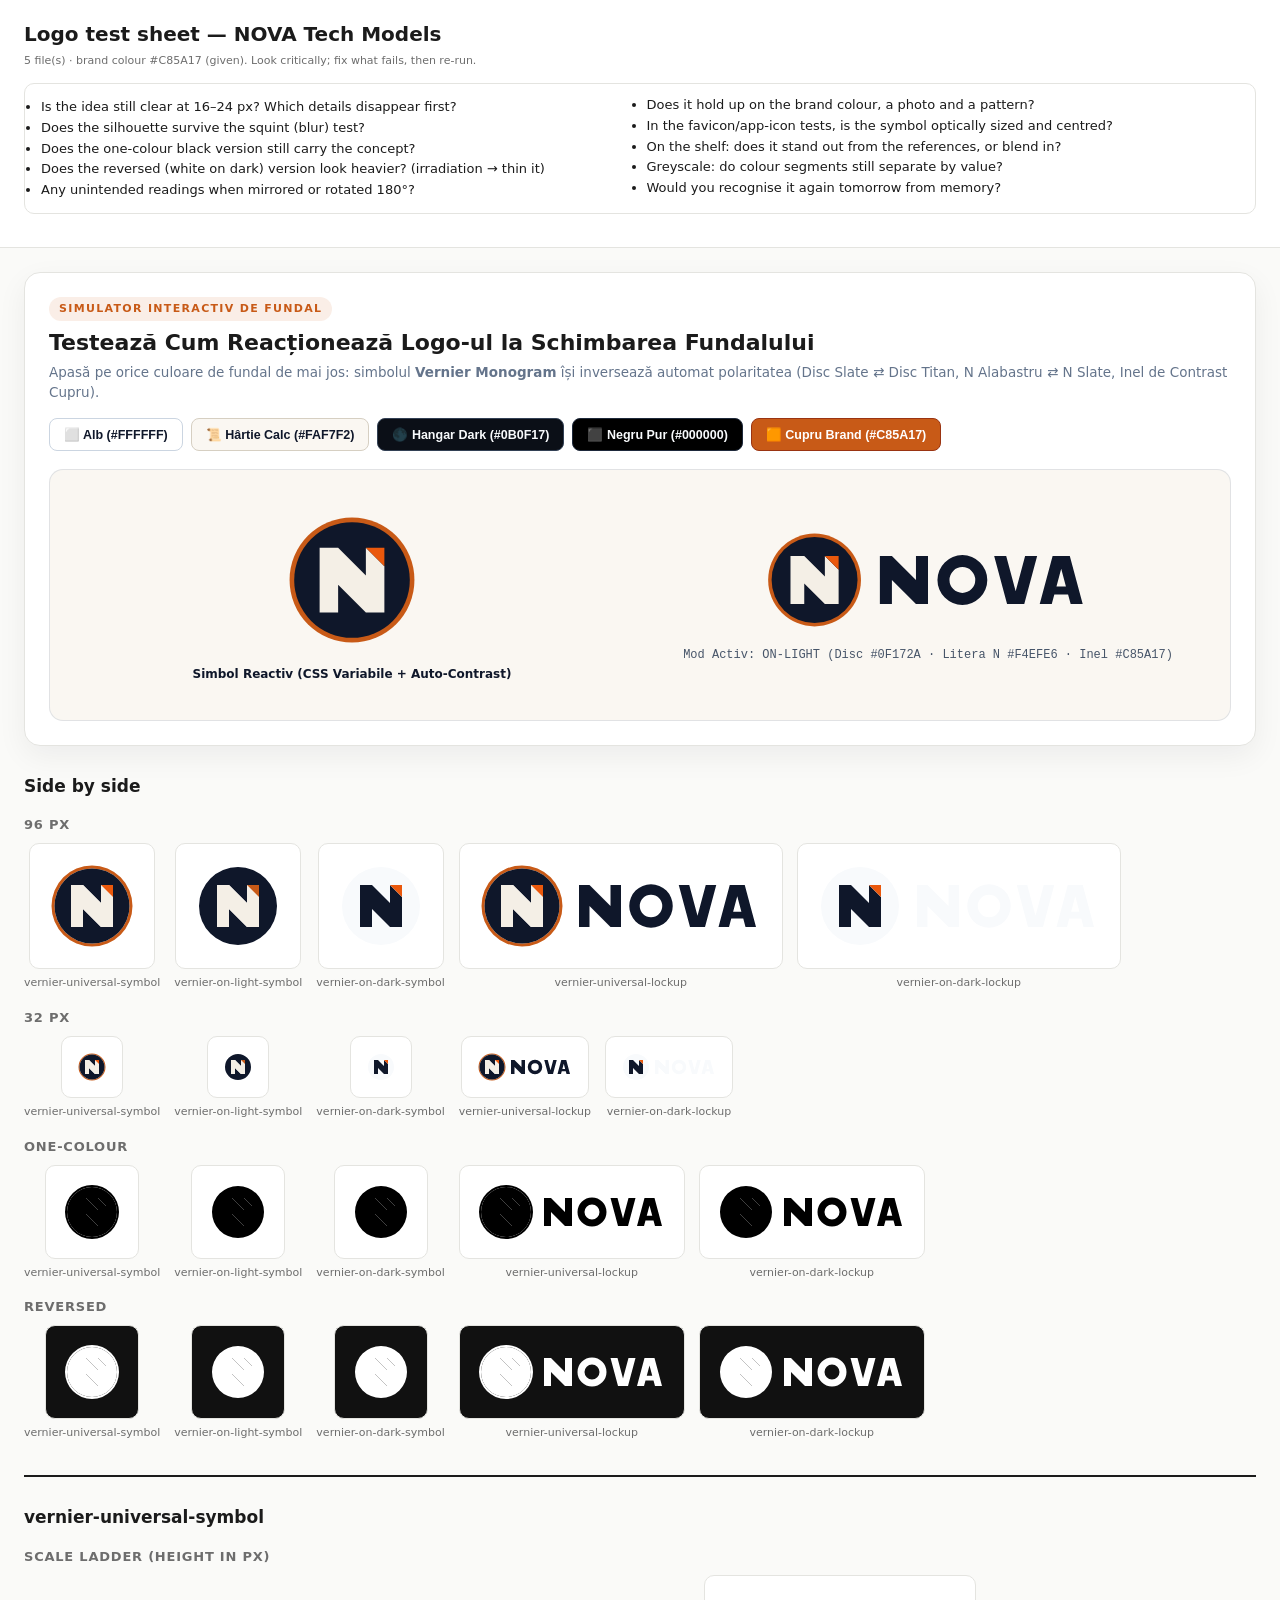
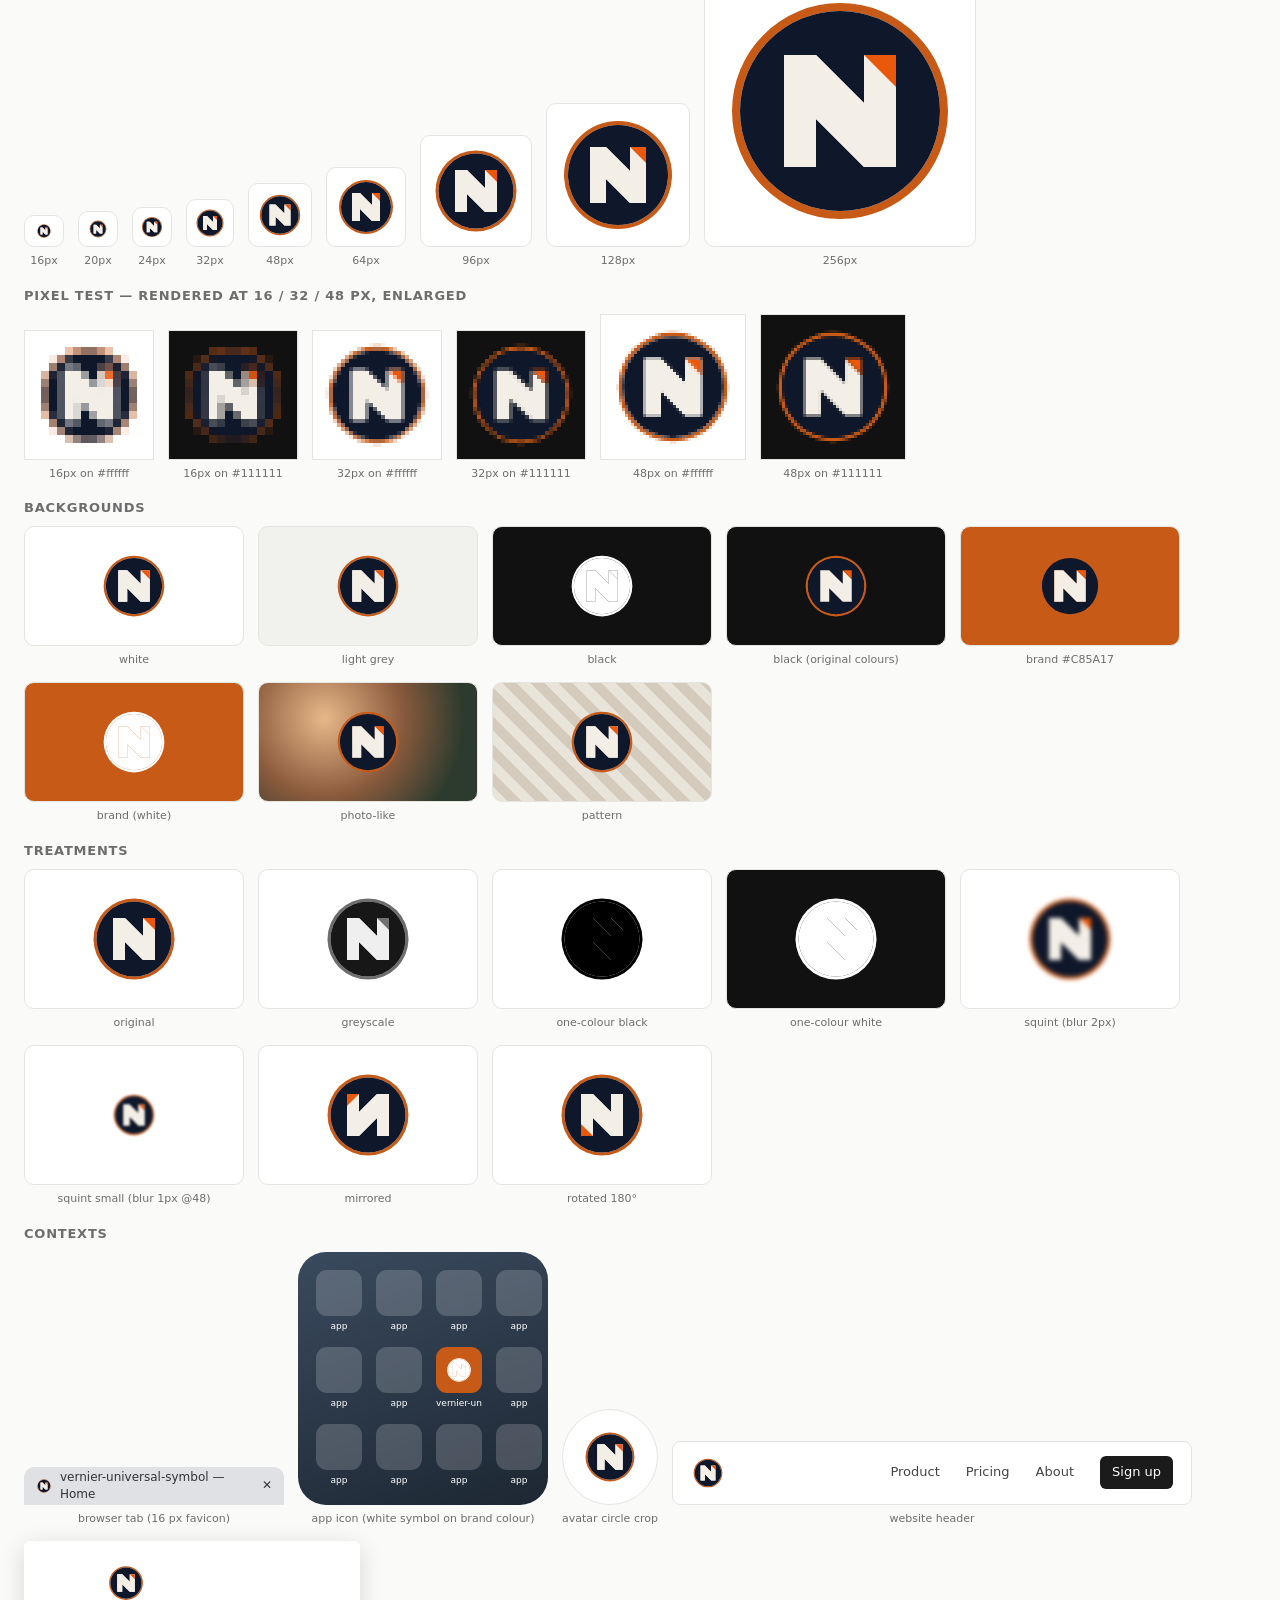
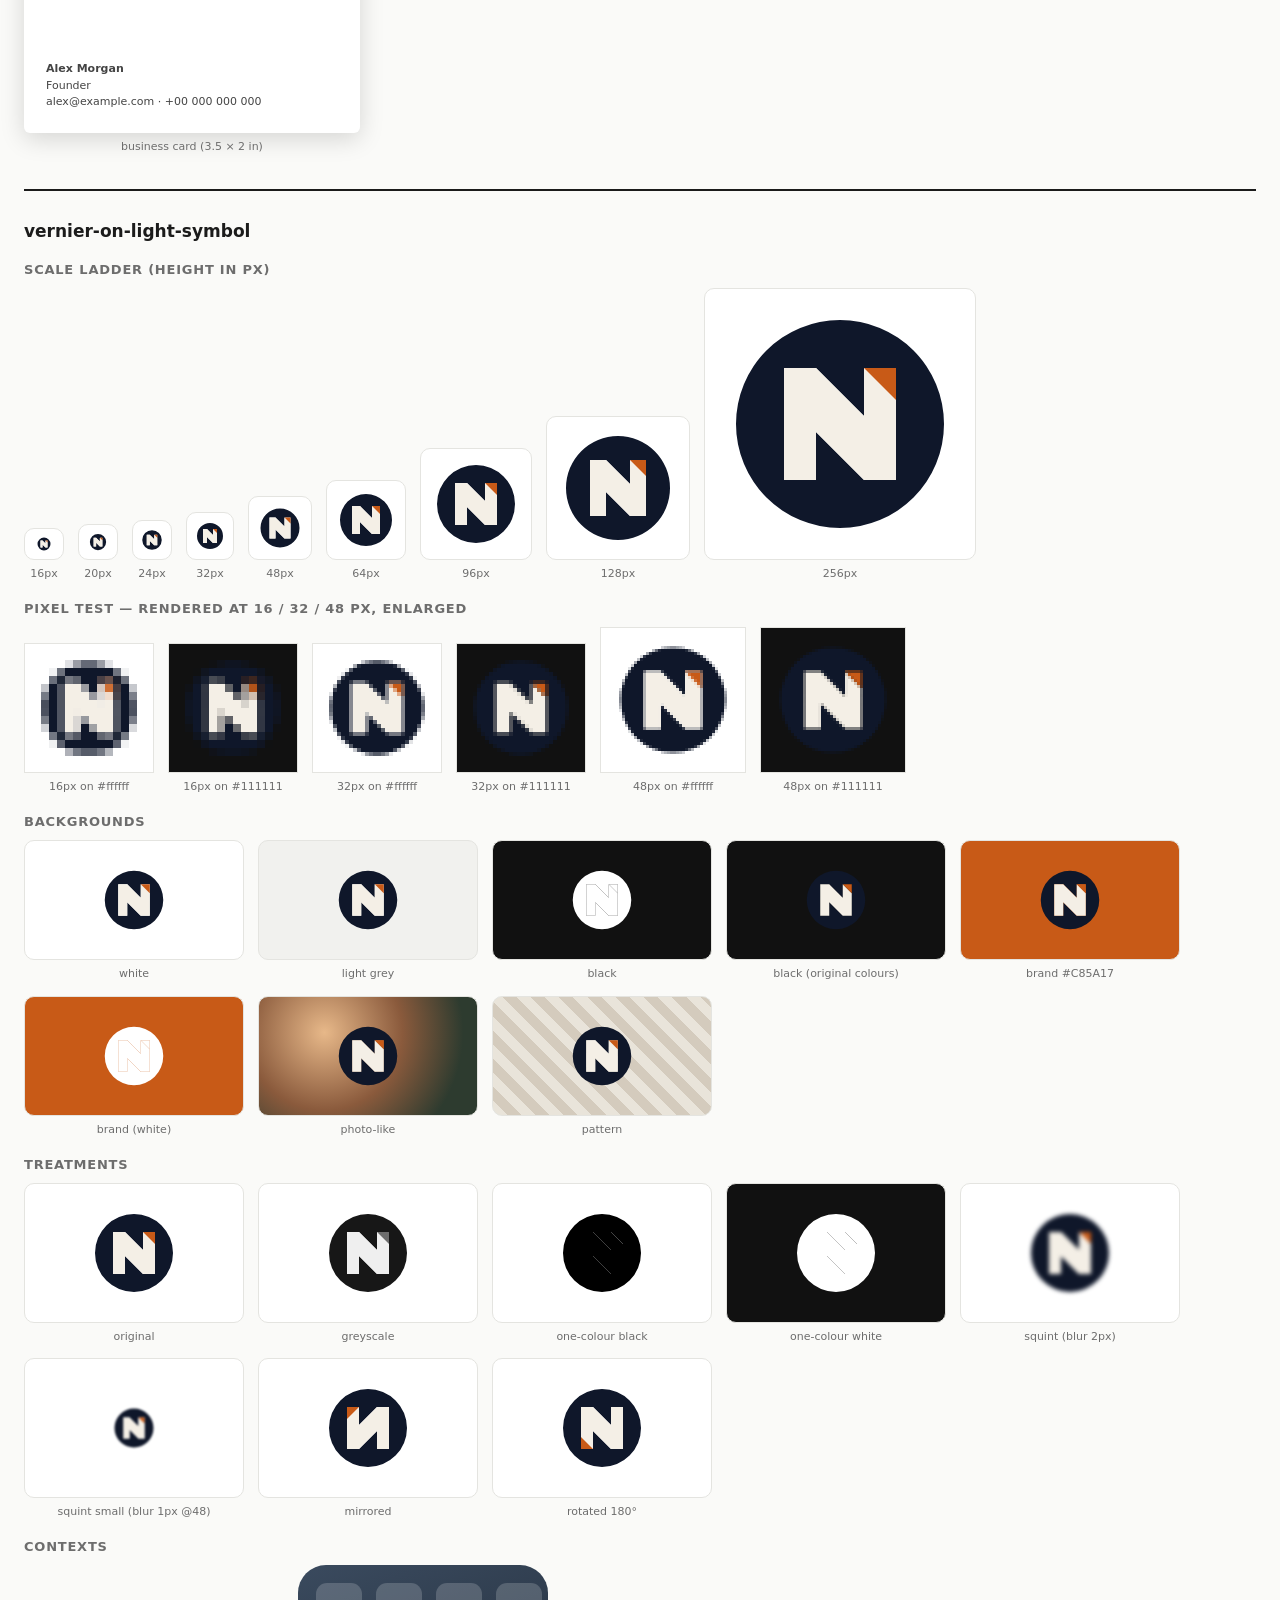
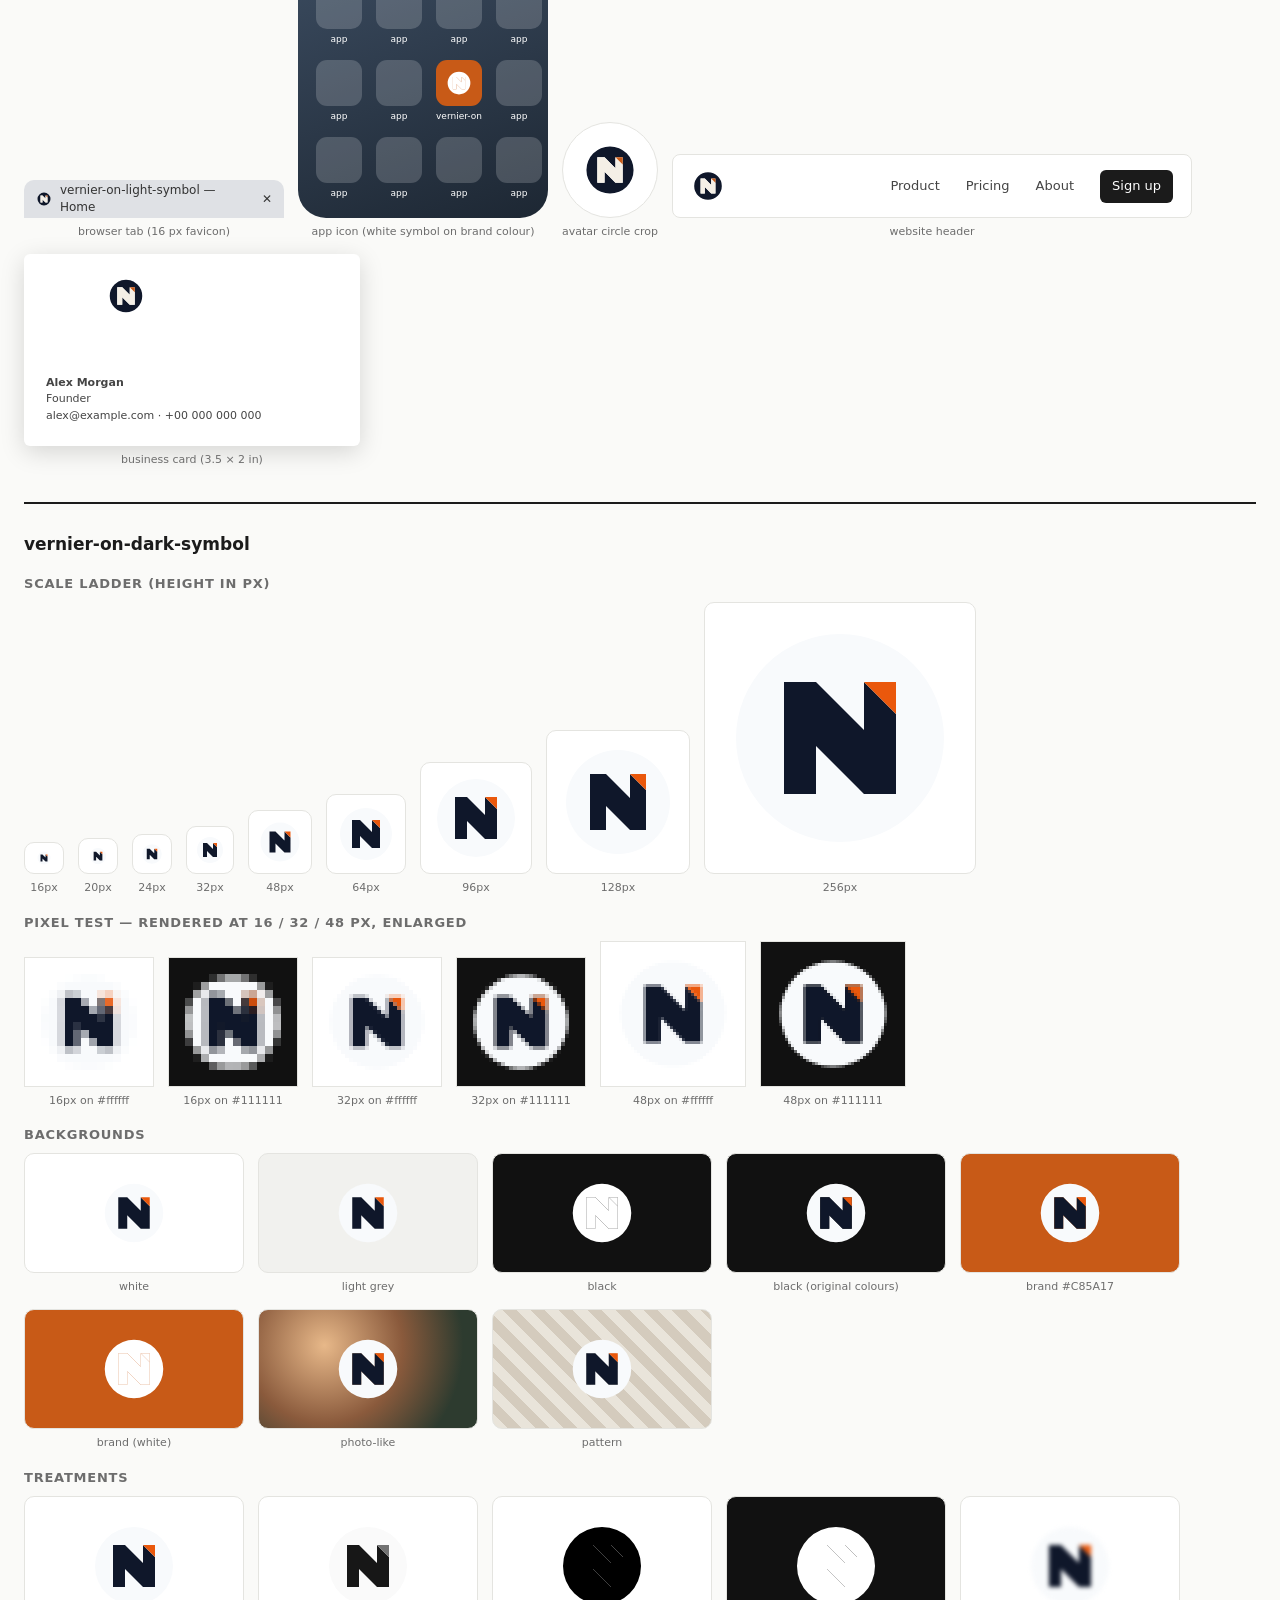
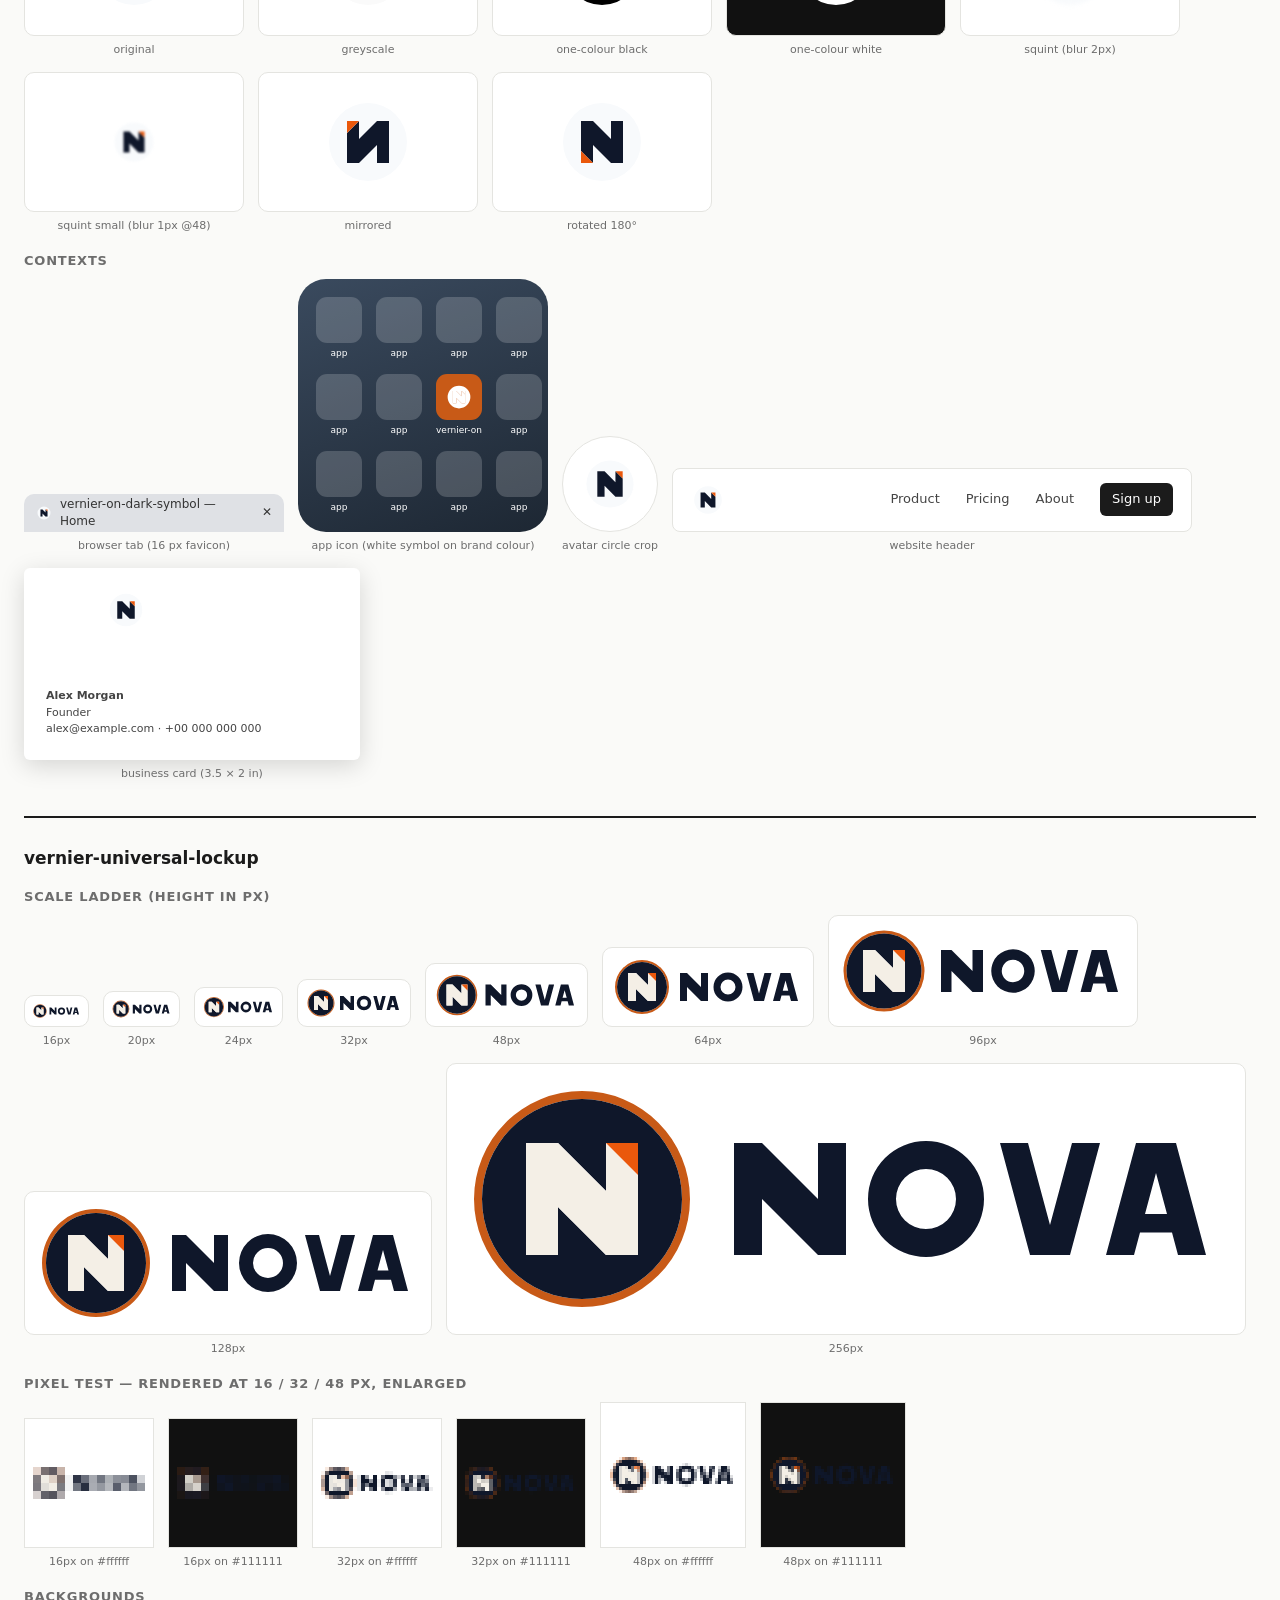
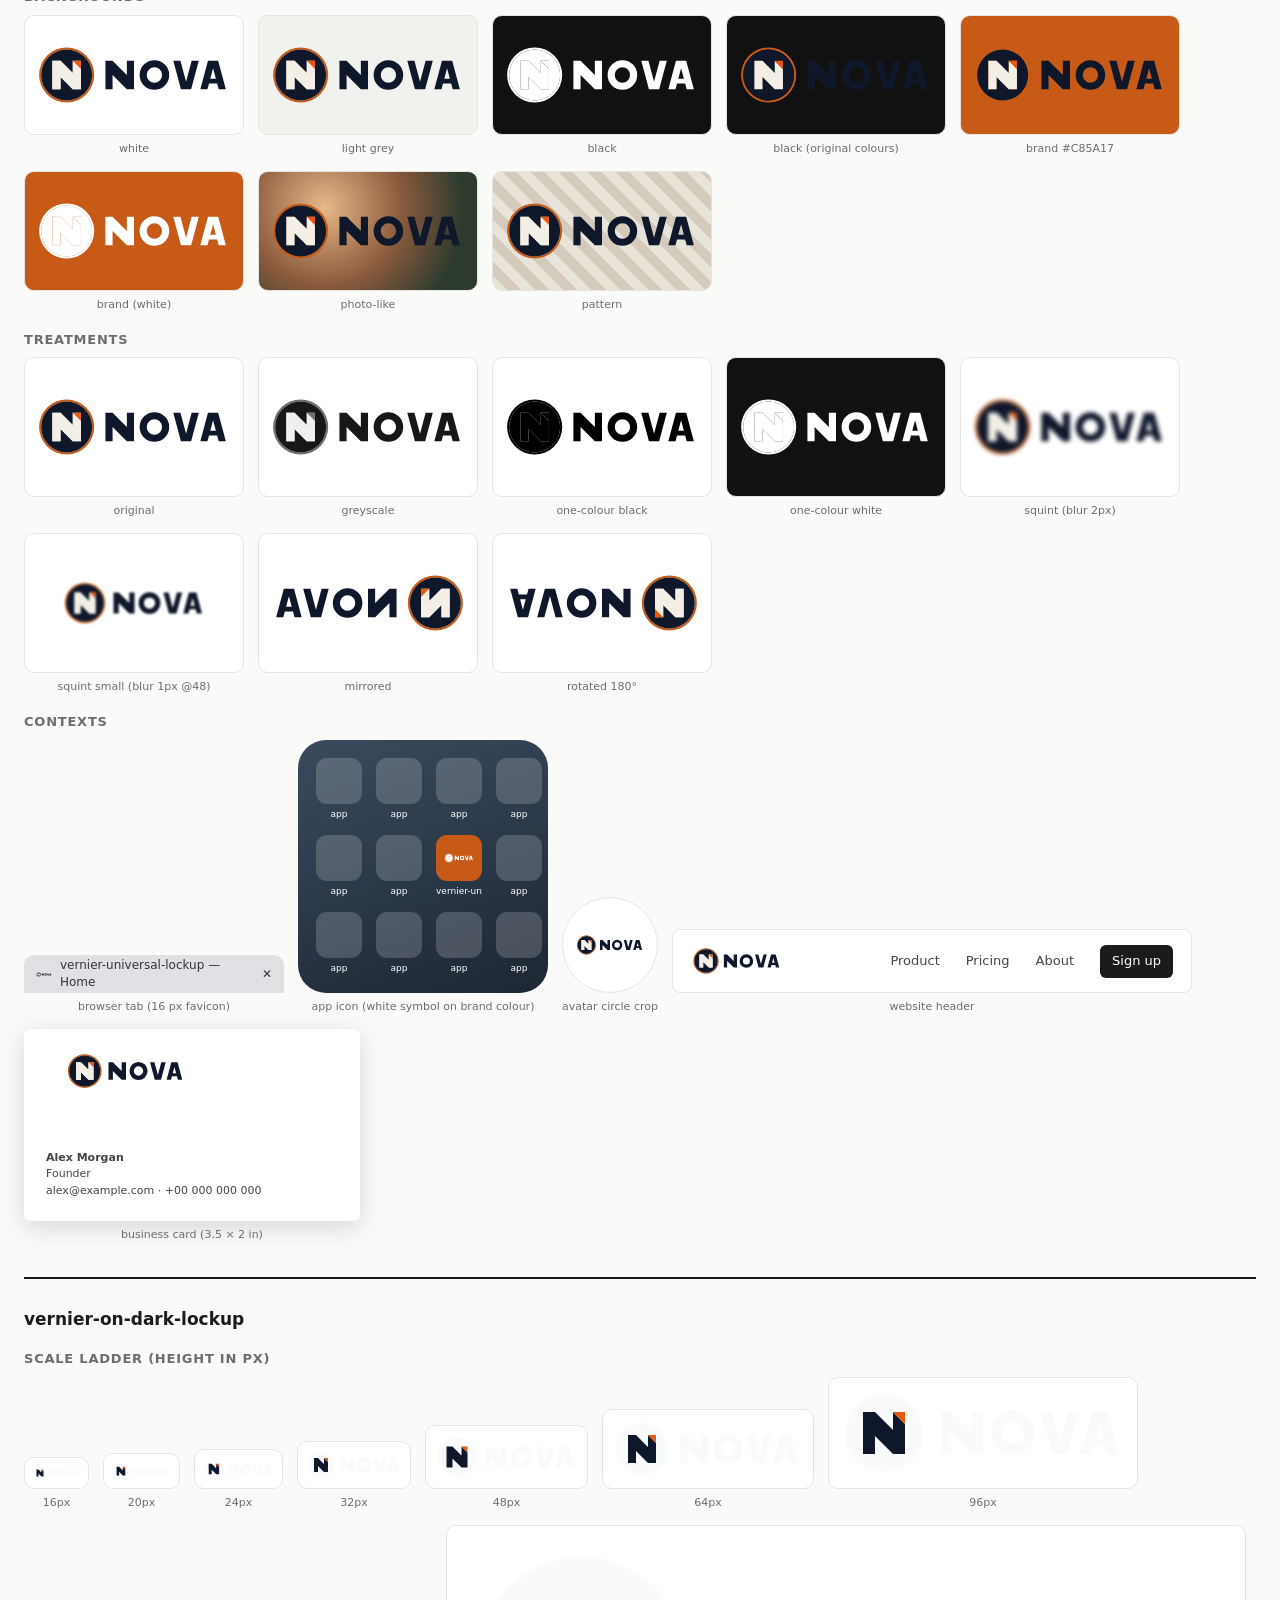
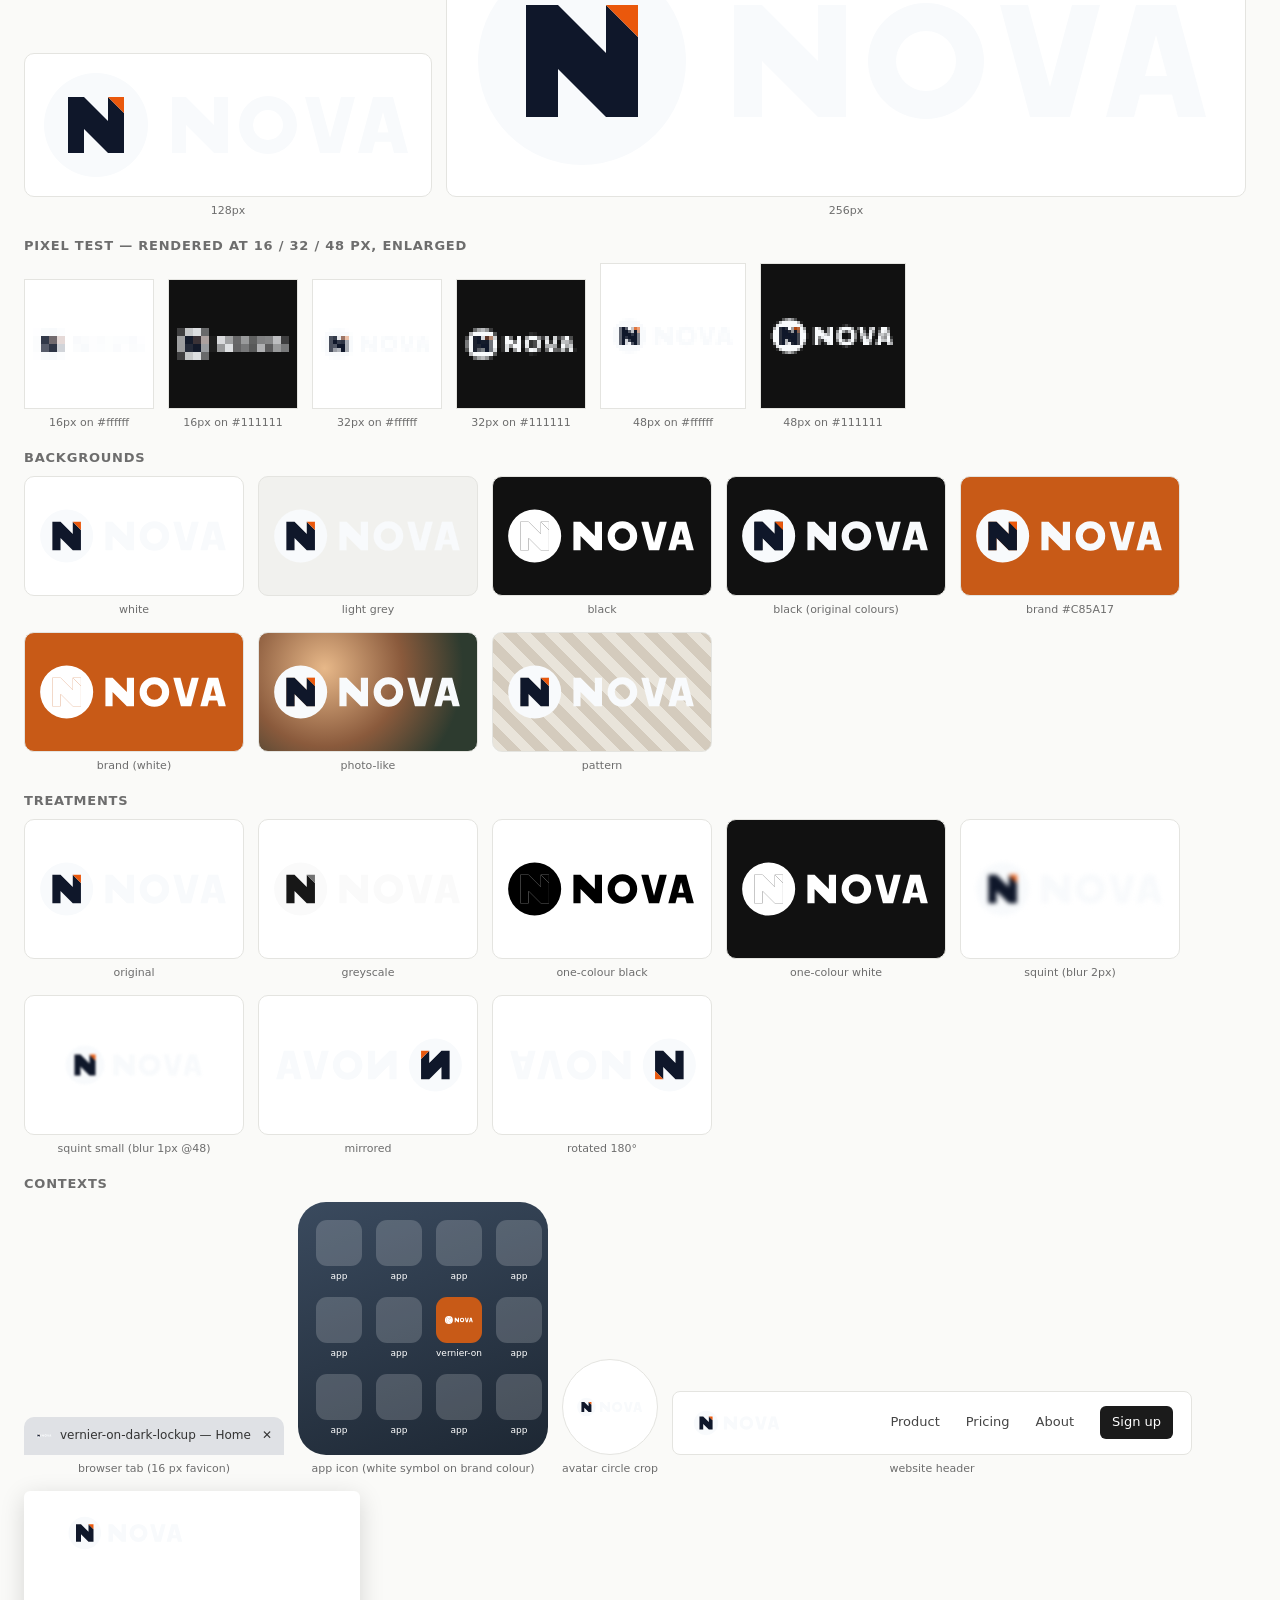
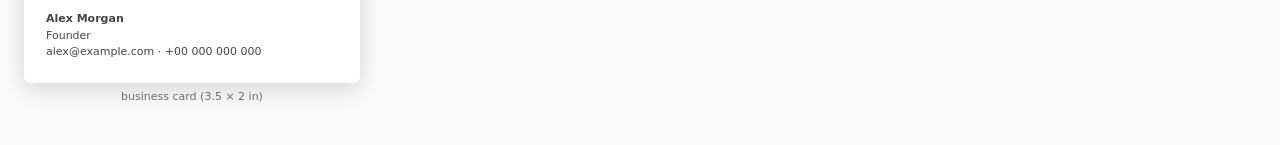
<file: v2/logos/index.html>
<!doctype html><html lang='en'><head><meta charset='utf-8'><title>Logo test — NOVA Tech Models</title><meta name='viewport' content='width=device-width,initial-scale=1'><style>
:root{--ink:#1b1b1b;--muted:#6d6d6d;--line:#e4e4e0;--paper:#fafaf8}
*{box-sizing:border-box}body{margin:0;font:14px/1.45 system-ui,-apple-system,Segoe UI,sans-serif;color:var(--ink);background:var(--paper)}
header{padding:20px 24px;border-bottom:1px solid var(--line);background:#fff}h1{margin:0 0 4px;font-size:20px}
h2{font-size:17px;margin:28px 0 10px}h3{font-size:13px;text-transform:uppercase;letter-spacing:.06em;color:var(--muted);margin:18px 0 8px}
.wrap{padding:0 24px 40px;max-width:1400px}.row{display:flex;flex-wrap:wrap;gap:14px;align-items:flex-end}.row>.cell{flex:0 0 auto;max-width:100%}
.cell{display:flex;flex-direction:column;align-items:center;gap:6px}.cap{font-size:11px;color:var(--muted);text-align:center}
.tile{display:flex;align-items:center;justify-content:center;border-radius:10px;border:1px solid var(--line);overflow:hidden}
.checklist{background:#fff;border:1px solid var(--line);border-radius:10px;padding:12px 16px;margin-top:14px;columns:2;font-size:13px}
.checklist li{margin:2px 0}
.concept{border-top:2px solid var(--ink);margin-top:34px}
.pix canvas{image-rendering:pixelated;image-rendering:crisp-edges;border:1px solid var(--line);background:#fff}
.tab{width:260px;height:38px;background:#dfe1e5;border-radius:10px 10px 0 0;display:flex;align-items:center;gap:8px;padding:0 12px;font-size:12px;color:#333}
.tab img{width:16px;height:16px;object-fit:contain}
.phone{width:250px;padding:18px;border-radius:28px;background:linear-gradient(160deg,#3a4a5e,#1d2733);display:grid;grid-template-columns:repeat(4,1fr);gap:14px}
.app{display:flex;flex-direction:column;align-items:center;gap:4px;font-size:9px;color:#fff}
.app .ico{width:46px;height:46px;border-radius:11px;background:rgba(255,255,255,.18)}
.nav{width:520px;max-width:100%;height:64px;background:#fff;border:1px solid var(--line);border-radius:8px;display:flex;align-items:center;padding:0 18px;gap:26px;font-size:13px;color:#444}
.nav .sp{flex:1}.nav .btn{background:#1b1b1b;color:#fff;padding:7px 12px;border-radius:6px}
.card{width:336px;height:192px;border-radius:6px;box-shadow:0 6px 24px rgba(0,0,0,.15);background:#fff;padding:22px;display:flex;flex-direction:column;justify-content:space-between}
.card .t{font-size:11px;color:#444;line-height:1.5}
.avatar{width:96px;height:96px;border-radius:50%;overflow:hidden;display:flex;align-items:center;justify-content:center;border:1px solid var(--line)}
.shelf{display:grid;grid-template-columns:repeat(auto-fill,minmax(150px,1fr));gap:10px}
.shelf .cell{align-items:stretch}.shelf .tile{height:110px;width:100%;background:#fff}.shelf .me{outline:3px solid #e8505b;outline-offset:2px}
.grey img{filter:grayscale(1)}
img.mono-black{filter:brightness(0)}img.mono-white{filter:brightness(0) invert(1)}
</style></head><body><header><h1>Logo test sheet — NOVA Tech Models</h1><div class='cap' style='text-align:left'>5 file(s) · brand colour #C85A17 (given). Look critically; fix what fails, then re-run.</div><ul class="checklist">
<li>Is the idea still clear at 16–24 px? Which details disappear first?</li>
<li>Does the silhouette survive the squint (blur) test?</li>
<li>Does the one-colour black version still carry the concept?</li>
<li>Does the reversed (white on dark) version look heavier? (irradiation → thin it)</li>
<li>Any unintended readings when mirrored or rotated 180°?</li>
<li>Does it hold up on the brand colour, a photo and a pattern?</li>
<li>In the favicon/app-icon tests, is the symbol optically sized and centred?</li>
<li>On the shelf: does it stand out from the references, or blend in?</li>
<li>Greyscale: do colour segments still separate by value?</li>
<li>Would you recognise it again tomorrow from memory?</li></ul></header><div class='wrap'>
<section style="margin-top:24px;background:#fff;border:1px solid #e4e4e0;border-radius:16px;padding:24px;box-shadow:0 10px 30px rgba(15,23,42,0.06);">
  <div style="display:flex;flex-wrap:wrap;justify-content:space-between;align-items:center;gap:16px;margin-bottom:18px;">
    <div>
      <span style="display:inline-block;font-size:11px;font-weight:700;text-transform:uppercase;letter-spacing:0.12em;color:#C85A17;background:rgba(200,90,23,0.1);padding:4px 10px;border-radius:99px;margin-bottom:6px;">Simulator Interactiv de Fundal</span>
      <h2 style="margin:0;font-size:22px;">Testează Cum Reacționează Logo-ul la Schimbarea Fundalului</h2>
      <p style="margin:4px 0 0;color:#64748B;font-size:13.5px;">Apasă pe orice culoare de fundal de mai jos: simbolul <strong>Vernier Monogram</strong> își inversează automat polaritatea (Disc Slate ⇄ Disc Titan, N Alabastru ⇄ N Slate, Inel de Contrast Cupru).</p>
    </div>
    <div style="display:flex;flex-wrap:wrap;gap:8px;" id="bg-Controls">
      <button type="button" onclick="setLabBg('light-white')" style="cursor:pointer;padding:8px 14px;border-radius:8px;border:1px solid #cbd5e1;background:#ffffff;color:#0f172a;font-weight:600;font-size:12.5px;">⬜ Alb (#FFFFFF)</button>
      <button type="button" onclick="setLabBg('light-paper')" style="cursor:pointer;padding:8px 14px;border-radius:8px;border:1px solid #d6cfc2;background:#FAF7F2;color:#0f172a;font-weight:600;font-size:12.5px;">📜 Hârtie Calc (#FAF7F2)</button>
      <button type="button" onclick="setLabBg('dark-hangar')" style="cursor:pointer;padding:8px 14px;border-radius:8px;border:1px solid #334155;background:#0B0F17;color:#f8fafc;font-weight:600;font-size:12.5px;">🌑 Hangar Dark (#0B0F17)</button>
      <button type="button" onclick="setLabBg('dark-black')" style="cursor:pointer;padding:8px 14px;border-radius:8px;border:1px solid #1e293b;background:#000000;color:#f8fafc;font-weight:600;font-size:12.5px;">⬛ Negru Pur (#000000)</button>
      <button type="button" onclick="setLabBg('brand-copper')" style="cursor:pointer;padding:8px 14px;border-radius:8px;border:1px solid #9a3412;background:#C85A17;color:#ffffff;font-weight:600;font-size:12.5px;">🟧 Cupru Brand (#C85A17)</button>
    </div>
  </div>
  <div id="reactive-stage" style="--logo-ring:#C85A17;--logo-disc:#0F172A;--logo-n:#F4EFE6;--logo-wing:#EA580C;--logo-wordmark:#0F172A;--stage-text:#0F172A;--stage-muted:#475569;background:#FAF7F2;border-radius:14px;padding:36px 28px;display:grid;grid-template-columns:repeat(auto-fit,minmax(260px,1fr));gap:28px;align-items:center;transition:all 0.35s cubic-bezier(0.22,1,0.36,1);border:1px solid rgba(148,163,184,0.25);">
    <div style="display:flex;flex-direction:column;align-items:center;gap:12px;">
      <svg viewBox="0 0 256 256" width="148" height="148" role="img" aria-label="Simbol Reactiv">
        <circle cx="128" cy="128" r="108" style="fill:var(--logo-ring);transition:fill 0.35s ease;"/>
        <circle cx="128" cy="128" r="100" style="fill:var(--logo-disc);transition:fill 0.35s ease;"/>
        <path d="M72 184 V72 H104 L152 120 V72 L184 104 V184 H152 L104 136 V184 Z" style="fill:var(--logo-n);transition:fill 0.35s ease;"/>
        <path d="M152 72 H184 V104 Z" style="fill:var(--logo-wing);transition:fill 0.35s ease;"/>
      </svg>
      <div style="font-size:12px;font-weight:600;color:var(--stage-text);transition:color 0.35s ease;">Simbol Reactiv (CSS Variabile + Auto-Contrast)</div>
    </div>
    <div style="display:flex;flex-direction:column;align-items:center;gap:12px;">
      <svg viewBox="0 0 784 256" width="340" height="110" role="img" aria-label="Lockup Reactiv">
        <circle cx="128" cy="128" r="108" style="fill:var(--logo-ring);transition:fill 0.35s ease;"/>
        <circle cx="128" cy="128" r="100" style="fill:var(--logo-disc);transition:fill 0.35s ease;"/>
        <path d="M72 184 V72 H104 L152 120 V72 L184 104 V184 H152 L104 136 V184 Z" style="fill:var(--logo-n);transition:fill 0.35s ease;"/>
        <path d="M152 72 H184 V104 Z" style="fill:var(--logo-wing);transition:fill 0.35s ease;"/>
        <g style="fill:var(--logo-wordmark);transition:fill 0.35s ease;">
          <path d="M280 184 V72 H308 L364 128 V72 H392 V184 H364 L308 128 V184 Z"/>
          <path fill-rule="evenodd" d="M472 70 A58 58 0 1 1 414 128 A58 58 0 0 1 472 70 Z M472 98 A30 30 0 1 0 502 128 A30 30 0 0 0 472 98 Z"/>
          <path d="M546 72 H574 L596 154 L618 72 H646 L616 184 H576 Z"/>
          <path fill-rule="evenodd" d="M682 72 H722 L752 184 H724 L718 161.6 H686 L680 184 H652 Z M702 102 L713 143 H691 Z"/>
        </g>
      </svg>
      <div id="reactive-status" style="font-size:12px;font-family:monospace;color:var(--stage-muted);transition:color 0.35s ease;">Mod Activ: ON-LIGHT (Disc #0F172A · Litera N #F4EFE6 · Inel #C85A17)</div>
    </div>
  </div>
</section>
<script>
function setLabBg(mode) {
  const s = document.getElementById('reactive-stage');
  const st = document.getElementById('reactive-status');
  if (mode === 'light-white') {
    s.style.background = '#FFFFFF';
    s.style.setProperty('--logo-ring', '#C85A17');
    s.style.setProperty('--logo-disc', '#0F172A');
    s.style.setProperty('--logo-n', '#F4EFE6');
    s.style.setProperty('--logo-wing', '#EA580C');
    s.style.setProperty('--logo-wordmark', '#0F172A');
    s.style.setProperty('--stage-text', '#0F172A');
    s.style.setProperty('--stage-muted', '#475569');
    st.textContent = 'Mod Activ: ON-LIGHT ALB (Disc #0F172A · Litera N #F4EFE6 · Aripă #EA580C)';
  } else if (mode === 'light-paper') {
    s.style.background = '#FAF7F2';
    s.style.setProperty('--logo-ring', '#C85A17');
    s.style.setProperty('--logo-disc', '#0F172A');
    s.style.setProperty('--logo-n', '#F4EFE6');
    s.style.setProperty('--logo-wing', '#C85A17');
    s.style.setProperty('--logo-wordmark', '#0F172A');
    s.style.setProperty('--stage-text', '#0F172A');
    s.style.setProperty('--stage-muted', '#475569');
    st.textContent = 'Mod Activ: ON-LIGHT HÂRTIE CALC (Disc #0F172A · Litera N #F4EFE6 · Aripă #C85A17)';
  } else if (mode === 'dark-hangar') {
    s.style.background = '#0B0F17';
    s.style.setProperty('--logo-ring', '#EA580C');
    s.style.setProperty('--logo-disc', '#F8FAFC');
    s.style.setProperty('--logo-n', '#0F172A');
    s.style.setProperty('--logo-wing', '#EA580C');
    s.style.setProperty('--logo-wordmark', '#F8FAFC');
    s.style.setProperty('--stage-text', '#F8FAFC');
    s.style.setProperty('--stage-muted', '#94A3B8');
    st.textContent = 'Mod Activ: ON-DARK HANGAR (Disc Inversat #F8FAFC · Litera N #0F172A · Aripă #EA580C)';
  } else if (mode === 'dark-black') {
    s.style.background = '#000000';
    s.style.setProperty('--logo-ring', '#EA580C');
    s.style.setProperty('--logo-disc', '#F8FAFC');
    s.style.setProperty('--logo-n', '#0F172A');
    s.style.setProperty('--logo-wing', '#EA580C');
    s.style.setProperty('--logo-wordmark', '#F8FAFC');
    s.style.setProperty('--stage-text', '#F8FAFC');
    s.style.setProperty('--stage-muted', '#94A3B8');
    st.textContent = 'Mod Activ: ON-BLACK NEGRU PUR (Disc Inversat #F8FAFC · Litera N #0F172A · Inel #EA580C)';
  } else if (mode === 'brand-copper') {
    s.style.background = '#C85A17';
    s.style.setProperty('--logo-ring', '#F4EFE6');
    s.style.setProperty('--logo-disc', '#0F172A');
    s.style.setProperty('--logo-n', '#F4EFE6');
    s.style.setProperty('--logo-wing', '#F59E0B');
    s.style.setProperty('--logo-wordmark', '#F4EFE6');
    s.style.setProperty('--stage-text', '#FFFFFF');
    s.style.setProperty('--stage-muted', '#FFEDD5');
    st.textContent = 'Mod Activ: ON-BRAND CUPRU (Inel Alabastru #F4EFE6 · Disc #0F172A · Aripă Chihlimbar #F59E0B)';
  }
}
</script>
<section><h2>Side by side</h2>
<h3>96 px</h3><div class='row'>
<div class='cell'><div class="tile" style="width:126px;height:126px;background:#fff;"><img src="[data-uri]" class="" style="height:96px;" alt=""></div><div class='cap'>vernier-universal-symbol</div></div>
<div class='cell'><div class="tile" style="width:126px;height:126px;background:#fff;"><img src="[data-uri]" class="" style="height:96px;" alt=""></div><div class='cap'>vernier-on-light-symbol</div></div>
<div class='cell'><div class="tile" style="width:126px;height:126px;background:#fff;"><img src="[data-uri]" class="" style="height:96px;" alt=""></div><div class='cap'>vernier-on-dark-symbol</div></div>
<div class='cell'><div class="tile" style="width:324px;height:126px;background:#fff;"><img src="[data-uri]" class="" style="height:96px;" alt=""></div><div class='cap'>vernier-universal-lockup</div></div>
<div class='cell'><div class="tile" style="width:324px;height:126px;background:#fff;"><img src="[data-uri]" class="" style="height:96px;" alt=""></div><div class='cap'>vernier-on-dark-lockup</div></div>
</div>
<h3>32 px</h3><div class='row'>
<div class='cell'><div class="tile" style="width:62px;height:62px;background:#fff;"><img src="[data-uri]" class="" style="height:32px;" alt=""></div><div class='cap'>vernier-universal-symbol</div></div>
<div class='cell'><div class="tile" style="width:62px;height:62px;background:#fff;"><img src="[data-uri]" class="" style="height:32px;" alt=""></div><div class='cap'>vernier-on-light-symbol</div></div>
<div class='cell'><div class="tile" style="width:62px;height:62px;background:#fff;"><img src="[data-uri]" class="" style="height:32px;" alt=""></div><div class='cap'>vernier-on-dark-symbol</div></div>
<div class='cell'><div class="tile" style="width:128px;height:62px;background:#fff;"><img src="[data-uri]" class="" style="height:32px;" alt=""></div><div class='cap'>vernier-universal-lockup</div></div>
<div class='cell'><div class="tile" style="width:128px;height:62px;background:#fff;"><img src="[data-uri]" class="" style="height:32px;" alt=""></div><div class='cap'>vernier-on-dark-lockup</div></div>
</div>
<h3>one-colour</h3><div class='row'>
<div class='cell'><div class="tile" style="width:94px;height:94px;background:#fff;"><img src="[data-uri]" class="mono-black" style="height:64px;" alt=""></div><div class='cap'>vernier-universal-symbol</div></div>
<div class='cell'><div class="tile" style="width:94px;height:94px;background:#fff;"><img src="[data-uri]" class="mono-black" style="height:64px;" alt=""></div><div class='cap'>vernier-on-light-symbol</div></div>
<div class='cell'><div class="tile" style="width:94px;height:94px;background:#fff;"><img src="[data-uri]" class="mono-black" style="height:64px;" alt=""></div><div class='cap'>vernier-on-dark-symbol</div></div>
<div class='cell'><div class="tile" style="width:226px;height:94px;background:#fff;"><img src="[data-uri]" class="mono-black" style="height:64px;" alt=""></div><div class='cap'>vernier-universal-lockup</div></div>
<div class='cell'><div class="tile" style="width:226px;height:94px;background:#fff;"><img src="[data-uri]" class="mono-black" style="height:64px;" alt=""></div><div class='cap'>vernier-on-dark-lockup</div></div>
</div>
<h3>reversed</h3><div class='row'>
<div class='cell'><div class="tile" style="width:94px;height:94px;background:#111;"><img src="[data-uri]" class="mono-white" style="height:64px;" alt=""></div><div class='cap'>vernier-universal-symbol</div></div>
<div class='cell'><div class="tile" style="width:94px;height:94px;background:#111;"><img src="[data-uri]" class="mono-white" style="height:64px;" alt=""></div><div class='cap'>vernier-on-light-symbol</div></div>
<div class='cell'><div class="tile" style="width:94px;height:94px;background:#111;"><img src="[data-uri]" class="mono-white" style="height:64px;" alt=""></div><div class='cap'>vernier-on-dark-symbol</div></div>
<div class='cell'><div class="tile" style="width:226px;height:94px;background:#111;"><img src="[data-uri]" class="mono-white" style="height:64px;" alt=""></div><div class='cap'>vernier-universal-lockup</div></div>
<div class='cell'><div class="tile" style="width:226px;height:94px;background:#111;"><img src="[data-uri]" class="mono-white" style="height:64px;" alt=""></div><div class='cap'>vernier-on-dark-lockup</div></div>
</div>
</section><section class="concept"><h2>vernier-universal-symbol</h2>
<h3>Scale ladder (height in px)</h3><div class='row'>
<div class='cell'><div class="tile" style="width:40px;height:32px;background:#fff;"><img src="[data-uri]" class="" style="height:16px;" alt=""></div><div class='cap'>16px</div></div>
<div class='cell'><div class="tile" style="width:40px;height:36px;background:#fff;"><img src="[data-uri]" class="" style="height:20px;" alt=""></div><div class='cap'>20px</div></div>
<div class='cell'><div class="tile" style="width:40px;height:40px;background:#fff;"><img src="[data-uri]" class="" style="height:24px;" alt=""></div><div class='cap'>24px</div></div>
<div class='cell'><div class="tile" style="width:48px;height:48px;background:#fff;"><img src="[data-uri]" class="" style="height:32px;" alt=""></div><div class='cap'>32px</div></div>
<div class='cell'><div class="tile" style="width:64px;height:64px;background:#fff;"><img src="[data-uri]" class="" style="height:48px;" alt=""></div><div class='cap'>48px</div></div>
<div class='cell'><div class="tile" style="width:80px;height:80px;background:#fff;"><img src="[data-uri]" class="" style="height:64px;" alt=""></div><div class='cap'>64px</div></div>
<div class='cell'><div class="tile" style="width:112px;height:112px;background:#fff;"><img src="[data-uri]" class="" style="height:96px;" alt=""></div><div class='cap'>96px</div></div>
<div class='cell'><div class="tile" style="width:144px;height:144px;background:#fff;"><img src="[data-uri]" class="" style="height:128px;" alt=""></div><div class='cap'>128px</div></div>
<div class='cell'><div class="tile" style="width:272px;height:272px;background:#fff;"><img src="[data-uri]" class="" style="height:256px;" alt=""></div><div class='cap'>256px</div></div>
</div>
<h3>Pixel test — rendered at 16 / 32 / 48 px, enlarged</h3><div class='row pix'>
<div class='cell'><canvas data-src='[data-uri]' data-n='16' data-k='8' data-bg='#ffffff'></canvas><div class='cap'>16px on #ffffff</div></div>
<div class='cell'><canvas data-src='[data-uri]' data-n='16' data-k='8' data-bg='#111111'></canvas><div class='cap'>16px on #111111</div></div>
<div class='cell'><canvas data-src='[data-uri]' data-n='32' data-k='4' data-bg='#ffffff'></canvas><div class='cap'>32px on #ffffff</div></div>
<div class='cell'><canvas data-src='[data-uri]' data-n='32' data-k='4' data-bg='#111111'></canvas><div class='cap'>32px on #111111</div></div>
<div class='cell'><canvas data-src='[data-uri]' data-n='48' data-k='3' data-bg='#ffffff'></canvas><div class='cap'>48px on #ffffff</div></div>
<div class='cell'><canvas data-src='[data-uri]' data-n='48' data-k='3' data-bg='#111111'></canvas><div class='cap'>48px on #111111</div></div>
</div>
<h3>Backgrounds</h3><div class='row'>
<div class='cell'><div class="tile" style="width:220px;height:120px;background:#ffffff;"><img src="[data-uri]" class="" style="height:72px;max-width:200px;" alt=""></div><div class='cap'>white</div></div>
<div class='cell'><div class="tile" style="width:220px;height:120px;background:#f1f1ee;"><img src="[data-uri]" class="" style="height:72px;max-width:200px;" alt=""></div><div class='cap'>light grey</div></div>
<div class='cell'><div class="tile" style="width:220px;height:120px;background:#111111;"><img src="[data-uri]" class="mono-white" style="height:72px;max-width:200px;" alt=""></div><div class='cap'>black</div></div>
<div class='cell'><div class="tile" style="width:220px;height:120px;background:#111111;"><img src="[data-uri]" class="" style="height:72px;max-width:200px;" alt=""></div><div class='cap'>black (original colours)</div></div>
<div class='cell'><div class="tile" style="width:220px;height:120px;background:#C85A17;"><img src="[data-uri]" class="" style="height:72px;max-width:200px;" alt=""></div><div class='cap'>brand #C85A17</div></div>
<div class='cell'><div class="tile" style="width:220px;height:120px;background:#C85A17;"><img src="[data-uri]" class="mono-white" style="height:72px;max-width:200px;" alt=""></div><div class='cap'>brand (white)</div></div>
<div class='cell'><div class="tile" style="width:220px;height:120px;background:radial-gradient(circle at 30% 30%,#e7b889,#8a5a3c 45%,#2d3b2f 80%);"><img src="[data-uri]" class="" style="height:72px;max-width:200px;" alt=""></div><div class='cap'>photo-like</div></div>
<div class='cell'><div class="tile" style="width:220px;height:120px;background:repeating-linear-gradient(45deg,#e9e4da 0 10px,#d4cbbd 10px 20px);"><img src="[data-uri]" class="" style="height:72px;max-width:200px;" alt=""></div><div class='cap'>pattern</div></div>
</div>
<h3>Treatments</h3><div class='row'>
<div class='cell'><div class="tile" style="width:220px;height:140px;background:#fff;"><img src="[data-uri]" class="" style="height:96px;max-width:200px;" alt=""></div><div class='cap'>original</div></div>
<div class='cell'><div class="tile" style="width:220px;height:140px;background:#fff;"><img src="[data-uri]" class="" style="height:96px;max-width:200px;filter:grayscale(1)" alt=""></div><div class='cap'>greyscale</div></div>
<div class='cell'><div class="tile" style="width:220px;height:140px;background:#fff;"><img src="[data-uri]" class="mono-black" style="height:96px;max-width:200px;" alt=""></div><div class='cap'>one-colour black</div></div>
<div class='cell'><div class="tile" style="width:220px;height:140px;background:#111;"><img src="[data-uri]" class="mono-white" style="height:96px;max-width:200px;" alt=""></div><div class='cap'>one-colour white</div></div>
<div class='cell'><div class="tile" style="width:220px;height:140px;background:#fff;"><img src="[data-uri]" class="" style="height:96px;max-width:200px;filter:blur(2px)" alt=""></div><div class='cap'>squint (blur 2px)</div></div>
<div class='cell'><div class="tile" style="width:220px;height:140px;background:#fff;"><img src="[data-uri]" class="" style="height:48px;max-width:200px;filter:blur(1px)" alt=""></div><div class='cap'>squint small (blur 1px @48)</div></div>
<div class='cell'><div class="tile" style="width:220px;height:140px;background:#fff;"><img src="[data-uri]" class="" style="height:96px;max-width:200px;transform:scaleX(-1)" alt=""></div><div class='cap'>mirrored</div></div>
<div class='cell'><div class="tile" style="width:220px;height:140px;background:#fff;"><img src="[data-uri]" class="" style="height:96px;max-width:200px;transform:rotate(180deg)" alt=""></div><div class='cap'>rotated 180°</div></div>
</div>
<h3>Contexts</h3><div class='row'>
<div class='cell'><div class='tab'><img src="[data-uri]" class="" style="" alt=""><span>vernier-universal-symbol — Home</span><span style='margin-left:auto'>✕</span></div><div class='cap'>browser tab (16 px favicon)</div></div>
<div class='cell'><div class='phone'><div class='app'><div class='ico'></div>app</div><div class='app'><div class='ico'></div>app</div><div class='app'><div class='ico'></div>app</div><div class='app'><div class='ico'></div>app</div><div class='app'><div class='ico'></div>app</div><div class='app'><div class='ico'></div>app</div><div class='app'><div class='ico' style='background:#C85A17;display:flex;align-items:center;justify-content:center'><img src="[data-uri]" class="mono-white" style="height:28px;max-width:30px;" alt=""></div>vernier-un</div><div class='app'><div class='ico'></div>app</div><div class='app'><div class='ico'></div>app</div><div class='app'><div class='ico'></div>app</div><div class='app'><div class='ico'></div>app</div><div class='app'><div class='ico'></div>app</div></div><div class='cap'>app icon (white symbol on brand colour)</div></div>
<div class='cell'><div class='avatar' style='background:#fff'><img src="[data-uri]" class="" style="height:58px;max-width:70px;" alt=""></div><div class='cap'>avatar circle crop</div></div>
<div class='cell'><div class='nav'><img src="[data-uri]" class="" style="height:34px;max-width:180px;" alt=""><span class='sp'></span><span>Product</span><span>Pricing</span><span>About</span><span class='btn'>Sign up</span></div><div class='cap'>website header</div></div>
<div class='cell'><div class='card'><img src="[data-uri]" class="" style="height:40px;max-width:160px;" alt=""><div class='t'><b>Alex Morgan</b><br>Founder<br>alex@example.com · +00 000 000 000</div></div><div class='cap'>business card (3.5 × 2 in)</div></div>
</div></section><section class="concept"><h2>vernier-on-light-symbol</h2>
<h3>Scale ladder (height in px)</h3><div class='row'>
<div class='cell'><div class="tile" style="width:40px;height:32px;background:#fff;"><img src="[data-uri]" class="" style="height:16px;" alt=""></div><div class='cap'>16px</div></div>
<div class='cell'><div class="tile" style="width:40px;height:36px;background:#fff;"><img src="[data-uri]" class="" style="height:20px;" alt=""></div><div class='cap'>20px</div></div>
<div class='cell'><div class="tile" style="width:40px;height:40px;background:#fff;"><img src="[data-uri]" class="" style="height:24px;" alt=""></div><div class='cap'>24px</div></div>
<div class='cell'><div class="tile" style="width:48px;height:48px;background:#fff;"><img src="[data-uri]" class="" style="height:32px;" alt=""></div><div class='cap'>32px</div></div>
<div class='cell'><div class="tile" style="width:64px;height:64px;background:#fff;"><img src="[data-uri]" class="" style="height:48px;" alt=""></div><div class='cap'>48px</div></div>
<div class='cell'><div class="tile" style="width:80px;height:80px;background:#fff;"><img src="[data-uri]" class="" style="height:64px;" alt=""></div><div class='cap'>64px</div></div>
<div class='cell'><div class="tile" style="width:112px;height:112px;background:#fff;"><img src="[data-uri]" class="" style="height:96px;" alt=""></div><div class='cap'>96px</div></div>
<div class='cell'><div class="tile" style="width:144px;height:144px;background:#fff;"><img src="[data-uri]" class="" style="height:128px;" alt=""></div><div class='cap'>128px</div></div>
<div class='cell'><div class="tile" style="width:272px;height:272px;background:#fff;"><img src="[data-uri]" class="" style="height:256px;" alt=""></div><div class='cap'>256px</div></div>
</div>
<h3>Pixel test — rendered at 16 / 32 / 48 px, enlarged</h3><div class='row pix'>
<div class='cell'><canvas data-src='[data-uri]' data-n='16' data-k='8' data-bg='#ffffff'></canvas><div class='cap'>16px on #ffffff</div></div>
<div class='cell'><canvas data-src='[data-uri]' data-n='16' data-k='8' data-bg='#111111'></canvas><div class='cap'>16px on #111111</div></div>
<div class='cell'><canvas data-src='[data-uri]' data-n='32' data-k='4' data-bg='#ffffff'></canvas><div class='cap'>32px on #ffffff</div></div>
<div class='cell'><canvas data-src='[data-uri]' data-n='32' data-k='4' data-bg='#111111'></canvas><div class='cap'>32px on #111111</div></div>
<div class='cell'><canvas data-src='[data-uri]' data-n='48' data-k='3' data-bg='#ffffff'></canvas><div class='cap'>48px on #ffffff</div></div>
<div class='cell'><canvas data-src='[data-uri]' data-n='48' data-k='3' data-bg='#111111'></canvas><div class='cap'>48px on #111111</div></div>
</div>
<h3>Backgrounds</h3><div class='row'>
<div class='cell'><div class="tile" style="width:220px;height:120px;background:#ffffff;"><img src="[data-uri]" class="" style="height:72px;max-width:200px;" alt=""></div><div class='cap'>white</div></div>
<div class='cell'><div class="tile" style="width:220px;height:120px;background:#f1f1ee;"><img src="[data-uri]" class="" style="height:72px;max-width:200px;" alt=""></div><div class='cap'>light grey</div></div>
<div class='cell'><div class="tile" style="width:220px;height:120px;background:#111111;"><img src="[data-uri]" class="mono-white" style="height:72px;max-width:200px;" alt=""></div><div class='cap'>black</div></div>
<div class='cell'><div class="tile" style="width:220px;height:120px;background:#111111;"><img src="[data-uri]" class="" style="height:72px;max-width:200px;" alt=""></div><div class='cap'>black (original colours)</div></div>
<div class='cell'><div class="tile" style="width:220px;height:120px;background:#C85A17;"><img src="[data-uri]" class="" style="height:72px;max-width:200px;" alt=""></div><div class='cap'>brand #C85A17</div></div>
<div class='cell'><div class="tile" style="width:220px;height:120px;background:#C85A17;"><img src="[data-uri]" class="mono-white" style="height:72px;max-width:200px;" alt=""></div><div class='cap'>brand (white)</div></div>
<div class='cell'><div class="tile" style="width:220px;height:120px;background:radial-gradient(circle at 30% 30%,#e7b889,#8a5a3c 45%,#2d3b2f 80%);"><img src="[data-uri]" class="" style="height:72px;max-width:200px;" alt=""></div><div class='cap'>photo-like</div></div>
<div class='cell'><div class="tile" style="width:220px;height:120px;background:repeating-linear-gradient(45deg,#e9e4da 0 10px,#d4cbbd 10px 20px);"><img src="[data-uri]" class="" style="height:72px;max-width:200px;" alt=""></div><div class='cap'>pattern</div></div>
</div>
<h3>Treatments</h3><div class='row'>
<div class='cell'><div class="tile" style="width:220px;height:140px;background:#fff;"><img src="[data-uri]" class="" style="height:96px;max-width:200px;" alt=""></div><div class='cap'>original</div></div>
<div class='cell'><div class="tile" style="width:220px;height:140px;background:#fff;"><img src="[data-uri]" class="" style="height:96px;max-width:200px;filter:grayscale(1)" alt=""></div><div class='cap'>greyscale</div></div>
<div class='cell'><div class="tile" style="width:220px;height:140px;background:#fff;"><img src="[data-uri]" class="mono-black" style="height:96px;max-width:200px;" alt=""></div><div class='cap'>one-colour black</div></div>
<div class='cell'><div class="tile" style="width:220px;height:140px;background:#111;"><img src="[data-uri]" class="mono-white" style="height:96px;max-width:200px;" alt=""></div><div class='cap'>one-colour white</div></div>
<div class='cell'><div class="tile" style="width:220px;height:140px;background:#fff;"><img src="[data-uri]" class="" style="height:96px;max-width:200px;filter:blur(2px)" alt=""></div><div class='cap'>squint (blur 2px)</div></div>
<div class='cell'><div class="tile" style="width:220px;height:140px;background:#fff;"><img src="[data-uri]" class="" style="height:48px;max-width:200px;filter:blur(1px)" alt=""></div><div class='cap'>squint small (blur 1px @48)</div></div>
<div class='cell'><div class="tile" style="width:220px;height:140px;background:#fff;"><img src="[data-uri]" class="" style="height:96px;max-width:200px;transform:scaleX(-1)" alt=""></div><div class='cap'>mirrored</div></div>
<div class='cell'><div class="tile" style="width:220px;height:140px;background:#fff;"><img src="[data-uri]" class="" style="height:96px;max-width:200px;transform:rotate(180deg)" alt=""></div><div class='cap'>rotated 180°</div></div>
</div>
<h3>Contexts</h3><div class='row'>
<div class='cell'><div class='tab'><img src="[data-uri]" class="" style="" alt=""><span>vernier-on-light-symbol — Home</span><span style='margin-left:auto'>✕</span></div><div class='cap'>browser tab (16 px favicon)</div></div>
<div class='cell'><div class='phone'><div class='app'><div class='ico'></div>app</div><div class='app'><div class='ico'></div>app</div><div class='app'><div class='ico'></div>app</div><div class='app'><div class='ico'></div>app</div><div class='app'><div class='ico'></div>app</div><div class='app'><div class='ico'></div>app</div><div class='app'><div class='ico' style='background:#C85A17;display:flex;align-items:center;justify-content:center'><img src="[data-uri]" class="mono-white" style="height:28px;max-width:30px;" alt=""></div>vernier-on</div><div class='app'><div class='ico'></div>app</div><div class='app'><div class='ico'></div>app</div><div class='app'><div class='ico'></div>app</div><div class='app'><div class='ico'></div>app</div><div class='app'><div class='ico'></div>app</div></div><div class='cap'>app icon (white symbol on brand colour)</div></div>
<div class='cell'><div class='avatar' style='background:#fff'><img src="[data-uri]" class="" style="height:58px;max-width:70px;" alt=""></div><div class='cap'>avatar circle crop</div></div>
<div class='cell'><div class='nav'><img src="[data-uri]" class="" style="height:34px;max-width:180px;" alt=""><span class='sp'></span><span>Product</span><span>Pricing</span><span>About</span><span class='btn'>Sign up</span></div><div class='cap'>website header</div></div>
<div class='cell'><div class='card'><img src="[data-uri]" class="" style="height:40px;max-width:160px;" alt=""><div class='t'><b>Alex Morgan</b><br>Founder<br>alex@example.com · +00 000 000 000</div></div><div class='cap'>business card (3.5 × 2 in)</div></div>
</div></section><section class="concept"><h2>vernier-on-dark-symbol</h2>
<h3>Scale ladder (height in px)</h3><div class='row'>
<div class='cell'><div class="tile" style="width:40px;height:32px;background:#fff;"><img src="[data-uri]" class="" style="height:16px;" alt=""></div><div class='cap'>16px</div></div>
<div class='cell'><div class="tile" style="width:40px;height:36px;background:#fff;"><img src="[data-uri]" class="" style="height:20px;" alt=""></div><div class='cap'>20px</div></div>
<div class='cell'><div class="tile" style="width:40px;height:40px;background:#fff;"><img src="[data-uri]" class="" style="height:24px;" alt=""></div><div class='cap'>24px</div></div>
<div class='cell'><div class="tile" style="width:48px;height:48px;background:#fff;"><img src="[data-uri]" class="" style="height:32px;" alt=""></div><div class='cap'>32px</div></div>
<div class='cell'><div class="tile" style="width:64px;height:64px;background:#fff;"><img src="[data-uri]" class="" style="height:48px;" alt=""></div><div class='cap'>48px</div></div>
<div class='cell'><div class="tile" style="width:80px;height:80px;background:#fff;"><img src="[data-uri]" class="" style="height:64px;" alt=""></div><div class='cap'>64px</div></div>
<div class='cell'><div class="tile" style="width:112px;height:112px;background:#fff;"><img src="[data-uri]" class="" style="height:96px;" alt=""></div><div class='cap'>96px</div></div>
<div class='cell'><div class="tile" style="width:144px;height:144px;background:#fff;"><img src="[data-uri]" class="" style="height:128px;" alt=""></div><div class='cap'>128px</div></div>
<div class='cell'><div class="tile" style="width:272px;height:272px;background:#fff;"><img src="[data-uri]" class="" style="height:256px;" alt=""></div><div class='cap'>256px</div></div>
</div>
<h3>Pixel test — rendered at 16 / 32 / 48 px, enlarged</h3><div class='row pix'>
<div class='cell'><canvas data-src='[data-uri]' data-n='16' data-k='8' data-bg='#ffffff'></canvas><div class='cap'>16px on #ffffff</div></div>
<div class='cell'><canvas data-src='[data-uri]' data-n='16' data-k='8' data-bg='#111111'></canvas><div class='cap'>16px on #111111</div></div>
<div class='cell'><canvas data-src='[data-uri]' data-n='32' data-k='4' data-bg='#ffffff'></canvas><div class='cap'>32px on #ffffff</div></div>
<div class='cell'><canvas data-src='[data-uri]' data-n='32' data-k='4' data-bg='#111111'></canvas><div class='cap'>32px on #111111</div></div>
<div class='cell'><canvas data-src='[data-uri]' data-n='48' data-k='3' data-bg='#ffffff'></canvas><div class='cap'>48px on #ffffff</div></div>
<div class='cell'><canvas data-src='[data-uri]' data-n='48' data-k='3' data-bg='#111111'></canvas><div class='cap'>48px on #111111</div></div>
</div>
<h3>Backgrounds</h3><div class='row'>
<div class='cell'><div class="tile" style="width:220px;height:120px;background:#ffffff;"><img src="[data-uri]" class="" style="height:72px;max-width:200px;" alt=""></div><div class='cap'>white</div></div>
<div class='cell'><div class="tile" style="width:220px;height:120px;background:#f1f1ee;"><img src="[data-uri]" class="" style="height:72px;max-width:200px;" alt=""></div><div class='cap'>light grey</div></div>
<div class='cell'><div class="tile" style="width:220px;height:120px;background:#111111;"><img src="[data-uri]" class="mono-white" style="height:72px;max-width:200px;" alt=""></div><div class='cap'>black</div></div>
<div class='cell'><div class="tile" style="width:220px;height:120px;background:#111111;"><img src="[data-uri]" class="" style="height:72px;max-width:200px;" alt=""></div><div class='cap'>black (original colours)</div></div>
<div class='cell'><div class="tile" style="width:220px;height:120px;background:#C85A17;"><img src="[data-uri]" class="" style="height:72px;max-width:200px;" alt=""></div><div class='cap'>brand #C85A17</div></div>
<div class='cell'><div class="tile" style="width:220px;height:120px;background:#C85A17;"><img src="[data-uri]" class="mono-white" style="height:72px;max-width:200px;" alt=""></div><div class='cap'>brand (white)</div></div>
<div class='cell'><div class="tile" style="width:220px;height:120px;background:radial-gradient(circle at 30% 30%,#e7b889,#8a5a3c 45%,#2d3b2f 80%);"><img src="[data-uri]" class="" style="height:72px;max-width:200px;" alt=""></div><div class='cap'>photo-like</div></div>
<div class='cell'><div class="tile" style="width:220px;height:120px;background:repeating-linear-gradient(45deg,#e9e4da 0 10px,#d4cbbd 10px 20px);"><img src="[data-uri]" class="" style="height:72px;max-width:200px;" alt=""></div><div class='cap'>pattern</div></div>
</div>
<h3>Treatments</h3><div class='row'>
<div class='cell'><div class="tile" style="width:220px;height:140px;background:#fff;"><img src="[data-uri]" class="" style="height:96px;max-width:200px;" alt=""></div><div class='cap'>original</div></div>
<div class='cell'><div class="tile" style="width:220px;height:140px;background:#fff;"><img src="[data-uri]" class="" style="height:96px;max-width:200px;filter:grayscale(1)" alt=""></div><div class='cap'>greyscale</div></div>
<div class='cell'><div class="tile" style="width:220px;height:140px;background:#fff;"><img src="[data-uri]" class="mono-black" style="height:96px;max-width:200px;" alt=""></div><div class='cap'>one-colour black</div></div>
<div class='cell'><div class="tile" style="width:220px;height:140px;background:#111;"><img src="[data-uri]" class="mono-white" style="height:96px;max-width:200px;" alt=""></div><div class='cap'>one-colour white</div></div>
<div class='cell'><div class="tile" style="width:220px;height:140px;background:#fff;"><img src="[data-uri]" class="" style="height:96px;max-width:200px;filter:blur(2px)" alt=""></div><div class='cap'>squint (blur 2px)</div></div>
<div class='cell'><div class="tile" style="width:220px;height:140px;background:#fff;"><img src="[data-uri]" class="" style="height:48px;max-width:200px;filter:blur(1px)" alt=""></div><div class='cap'>squint small (blur 1px @48)</div></div>
<div class='cell'><div class="tile" style="width:220px;height:140px;background:#fff;"><img src="[data-uri]" class="" style="height:96px;max-width:200px;transform:scaleX(-1)" alt=""></div><div class='cap'>mirrored</div></div>
<div class='cell'><div class="tile" style="width:220px;height:140px;background:#fff;"><img src="[data-uri]" class="" style="height:96px;max-width:200px;transform:rotate(180deg)" alt=""></div><div class='cap'>rotated 180°</div></div>
</div>
<h3>Contexts</h3><div class='row'>
<div class='cell'><div class='tab'><img src="[data-uri]" class="" style="" alt=""><span>vernier-on-dark-symbol — Home</span><span style='margin-left:auto'>✕</span></div><div class='cap'>browser tab (16 px favicon)</div></div>
<div class='cell'><div class='phone'><div class='app'><div class='ico'></div>app</div><div class='app'><div class='ico'></div>app</div><div class='app'><div class='ico'></div>app</div><div class='app'><div class='ico'></div>app</div><div class='app'><div class='ico'></div>app</div><div class='app'><div class='ico'></div>app</div><div class='app'><div class='ico' style='background:#C85A17;display:flex;align-items:center;justify-content:center'><img src="[data-uri]" class="mono-white" style="height:28px;max-width:30px;" alt=""></div>vernier-on</div><div class='app'><div class='ico'></div>app</div><div class='app'><div class='ico'></div>app</div><div class='app'><div class='ico'></div>app</div><div class='app'><div class='ico'></div>app</div><div class='app'><div class='ico'></div>app</div></div><div class='cap'>app icon (white symbol on brand colour)</div></div>
<div class='cell'><div class='avatar' style='background:#fff'><img src="[data-uri]" class="" style="height:58px;max-width:70px;" alt=""></div><div class='cap'>avatar circle crop</div></div>
<div class='cell'><div class='nav'><img src="[data-uri]" class="" style="height:34px;max-width:180px;" alt=""><span class='sp'></span><span>Product</span><span>Pricing</span><span>About</span><span class='btn'>Sign up</span></div><div class='cap'>website header</div></div>
<div class='cell'><div class='card'><img src="[data-uri]" class="" style="height:40px;max-width:160px;" alt=""><div class='t'><b>Alex Morgan</b><br>Founder<br>alex@example.com · +00 000 000 000</div></div><div class='cap'>business card (3.5 × 2 in)</div></div>
</div></section><section class="concept"><h2>vernier-universal-lockup</h2>
<h3>Scale ladder (height in px)</h3><div class='row'>
<div class='cell'><div class="tile" style="width:65px;height:32px;background:#fff;"><img src="[data-uri]" class="" style="height:16px;" alt=""></div><div class='cap'>16px</div></div>
<div class='cell'><div class="tile" style="width:77px;height:36px;background:#fff;"><img src="[data-uri]" class="" style="height:20px;" alt=""></div><div class='cap'>20px</div></div>
<div class='cell'><div class="tile" style="width:89px;height:40px;background:#fff;"><img src="[data-uri]" class="" style="height:24px;" alt=""></div><div class='cap'>24px</div></div>
<div class='cell'><div class="tile" style="width:114px;height:48px;background:#fff;"><img src="[data-uri]" class="" style="height:32px;" alt=""></div><div class='cap'>32px</div></div>
<div class='cell'><div class="tile" style="width:163px;height:64px;background:#fff;"><img src="[data-uri]" class="" style="height:48px;" alt=""></div><div class='cap'>48px</div></div>
<div class='cell'><div class="tile" style="width:212px;height:80px;background:#fff;"><img src="[data-uri]" class="" style="height:64px;" alt=""></div><div class='cap'>64px</div></div>
<div class='cell'><div class="tile" style="width:310px;height:112px;background:#fff;"><img src="[data-uri]" class="" style="height:96px;" alt=""></div><div class='cap'>96px</div></div>
<div class='cell'><div class="tile" style="width:408px;height:144px;background:#fff;"><img src="[data-uri]" class="" style="height:128px;" alt=""></div><div class='cap'>128px</div></div>
<div class='cell'><div class="tile" style="width:800px;height:272px;background:#fff;"><img src="[data-uri]" class="" style="height:256px;" alt=""></div><div class='cap'>256px</div></div>
</div>
<h3>Pixel test — rendered at 16 / 32 / 48 px, enlarged</h3><div class='row pix'>
<div class='cell'><canvas data-src='[data-uri]' data-n='16' data-k='8' data-bg='#ffffff'></canvas><div class='cap'>16px on #ffffff</div></div>
<div class='cell'><canvas data-src='[data-uri]' data-n='16' data-k='8' data-bg='#111111'></canvas><div class='cap'>16px on #111111</div></div>
<div class='cell'><canvas data-src='[data-uri]' data-n='32' data-k='4' data-bg='#ffffff'></canvas><div class='cap'>32px on #ffffff</div></div>
<div class='cell'><canvas data-src='[data-uri]' data-n='32' data-k='4' data-bg='#111111'></canvas><div class='cap'>32px on #111111</div></div>
<div class='cell'><canvas data-src='[data-uri]' data-n='48' data-k='3' data-bg='#ffffff'></canvas><div class='cap'>48px on #ffffff</div></div>
<div class='cell'><canvas data-src='[data-uri]' data-n='48' data-k='3' data-bg='#111111'></canvas><div class='cap'>48px on #111111</div></div>
</div>
<h3>Backgrounds</h3><div class='row'>
<div class='cell'><div class="tile" style="width:220px;height:120px;background:#ffffff;"><img src="[data-uri]" class="" style="height:72px;max-width:200px;" alt=""></div><div class='cap'>white</div></div>
<div class='cell'><div class="tile" style="width:220px;height:120px;background:#f1f1ee;"><img src="[data-uri]" class="" style="height:72px;max-width:200px;" alt=""></div><div class='cap'>light grey</div></div>
<div class='cell'><div class="tile" style="width:220px;height:120px;background:#111111;"><img src="[data-uri]" class="mono-white" style="height:72px;max-width:200px;" alt=""></div><div class='cap'>black</div></div>
<div class='cell'><div class="tile" style="width:220px;height:120px;background:#111111;"><img src="[data-uri]" class="" style="height:72px;max-width:200px;" alt=""></div><div class='cap'>black (original colours)</div></div>
<div class='cell'><div class="tile" style="width:220px;height:120px;background:#C85A17;"><img src="[data-uri]" class="" style="height:72px;max-width:200px;" alt=""></div><div class='cap'>brand #C85A17</div></div>
<div class='cell'><div class="tile" style="width:220px;height:120px;background:#C85A17;"><img src="[data-uri]" class="mono-white" style="height:72px;max-width:200px;" alt=""></div><div class='cap'>brand (white)</div></div>
<div class='cell'><div class="tile" style="width:220px;height:120px;background:radial-gradient(circle at 30% 30%,#e7b889,#8a5a3c 45%,#2d3b2f 80%);"><img src="[data-uri]" class="" style="height:72px;max-width:200px;" alt=""></div><div class='cap'>photo-like</div></div>
<div class='cell'><div class="tile" style="width:220px;height:120px;background:repeating-linear-gradient(45deg,#e9e4da 0 10px,#d4cbbd 10px 20px);"><img src="[data-uri]" class="" style="height:72px;max-width:200px;" alt=""></div><div class='cap'>pattern</div></div>
</div>
<h3>Treatments</h3><div class='row'>
<div class='cell'><div class="tile" style="width:220px;height:140px;background:#fff;"><img src="[data-uri]" class="" style="height:96px;max-width:200px;" alt=""></div><div class='cap'>original</div></div>
<div class='cell'><div class="tile" style="width:220px;height:140px;background:#fff;"><img src="[data-uri]" class="" style="height:96px;max-width:200px;filter:grayscale(1)" alt=""></div><div class='cap'>greyscale</div></div>
<div class='cell'><div class="tile" style="width:220px;height:140px;background:#fff;"><img src="[data-uri]" class="mono-black" style="height:96px;max-width:200px;" alt=""></div><div class='cap'>one-colour black</div></div>
<div class='cell'><div class="tile" style="width:220px;height:140px;background:#111;"><img src="[data-uri]" class="mono-white" style="height:96px;max-width:200px;" alt=""></div><div class='cap'>one-colour white</div></div>
<div class='cell'><div class="tile" style="width:220px;height:140px;background:#fff;"><img src="[data-uri]" class="" style="height:96px;max-width:200px;filter:blur(2px)" alt=""></div><div class='cap'>squint (blur 2px)</div></div>
<div class='cell'><div class="tile" style="width:220px;height:140px;background:#fff;"><img src="[data-uri]" class="" style="height:48px;max-width:200px;filter:blur(1px)" alt=""></div><div class='cap'>squint small (blur 1px @48)</div></div>
<div class='cell'><div class="tile" style="width:220px;height:140px;background:#fff;"><img src="[data-uri]" class="" style="height:96px;max-width:200px;transform:scaleX(-1)" alt=""></div><div class='cap'>mirrored</div></div>
<div class='cell'><div class="tile" style="width:220px;height:140px;background:#fff;"><img src="[data-uri]" class="" style="height:96px;max-width:200px;transform:rotate(180deg)" alt=""></div><div class='cap'>rotated 180°</div></div>
</div>
<h3>Contexts</h3><div class='row'>
<div class='cell'><div class='tab'><img src="[data-uri]" class="" style="" alt=""><span>vernier-universal-lockup — Home</span><span style='margin-left:auto'>✕</span></div><div class='cap'>browser tab (16 px favicon)</div></div>
<div class='cell'><div class='phone'><div class='app'><div class='ico'></div>app</div><div class='app'><div class='ico'></div>app</div><div class='app'><div class='ico'></div>app</div><div class='app'><div class='ico'></div>app</div><div class='app'><div class='ico'></div>app</div><div class='app'><div class='ico'></div>app</div><div class='app'><div class='ico' style='background:#C85A17;display:flex;align-items:center;justify-content:center'><img src="[data-uri]" class="mono-white" style="height:28px;max-width:30px;" alt=""></div>vernier-un</div><div class='app'><div class='ico'></div>app</div><div class='app'><div class='ico'></div>app</div><div class='app'><div class='ico'></div>app</div><div class='app'><div class='ico'></div>app</div><div class='app'><div class='ico'></div>app</div></div><div class='cap'>app icon (white symbol on brand colour)</div></div>
<div class='cell'><div class='avatar' style='background:#fff'><img src="[data-uri]" class="" style="height:58px;max-width:70px;" alt=""></div><div class='cap'>avatar circle crop</div></div>
<div class='cell'><div class='nav'><img src="[data-uri]" class="" style="height:30px;max-width:180px;" alt=""><span class='sp'></span><span>Product</span><span>Pricing</span><span>About</span><span class='btn'>Sign up</span></div><div class='cap'>website header</div></div>
<div class='cell'><div class='card'><img src="[data-uri]" class="" style="height:40px;max-width:160px;" alt=""><div class='t'><b>Alex Morgan</b><br>Founder<br>alex@example.com · +00 000 000 000</div></div><div class='cap'>business card (3.5 × 2 in)</div></div>
</div></section><section class="concept"><h2>vernier-on-dark-lockup</h2>
<h3>Scale ladder (height in px)</h3><div class='row'>
<div class='cell'><div class="tile" style="width:65px;height:32px;background:#fff;"><img src="[data-uri]" class="" style="height:16px;" alt=""></div><div class='cap'>16px</div></div>
<div class='cell'><div class="tile" style="width:77px;height:36px;background:#fff;"><img src="[data-uri]" class="" style="height:20px;" alt=""></div><div class='cap'>20px</div></div>
<div class='cell'><div class="tile" style="width:89px;height:40px;background:#fff;"><img src="[data-uri]" class="" style="height:24px;" alt=""></div><div class='cap'>24px</div></div>
<div class='cell'><div class="tile" style="width:114px;height:48px;background:#fff;"><img src="[data-uri]" class="" style="height:32px;" alt=""></div><div class='cap'>32px</div></div>
<div class='cell'><div class="tile" style="width:163px;height:64px;background:#fff;"><img src="[data-uri]" class="" style="height:48px;" alt=""></div><div class='cap'>48px</div></div>
<div class='cell'><div class="tile" style="width:212px;height:80px;background:#fff;"><img src="[data-uri]" class="" style="height:64px;" alt=""></div><div class='cap'>64px</div></div>
<div class='cell'><div class="tile" style="width:310px;height:112px;background:#fff;"><img src="[data-uri]" class="" style="height:96px;" alt=""></div><div class='cap'>96px</div></div>
<div class='cell'><div class="tile" style="width:408px;height:144px;background:#fff;"><img src="[data-uri]" class="" style="height:128px;" alt=""></div><div class='cap'>128px</div></div>
<div class='cell'><div class="tile" style="width:800px;height:272px;background:#fff;"><img src="[data-uri]" class="" style="height:256px;" alt=""></div><div class='cap'>256px</div></div>
</div>
<h3>Pixel test — rendered at 16 / 32 / 48 px, enlarged</h3><div class='row pix'>
<div class='cell'><canvas data-src='[data-uri]' data-n='16' data-k='8' data-bg='#ffffff'></canvas><div class='cap'>16px on #ffffff</div></div>
<div class='cell'><canvas data-src='[data-uri]' data-n='16' data-k='8' data-bg='#111111'></canvas><div class='cap'>16px on #111111</div></div>
<div class='cell'><canvas data-src='[data-uri]' data-n='32' data-k='4' data-bg='#ffffff'></canvas><div class='cap'>32px on #ffffff</div></div>
<div class='cell'><canvas data-src='[data-uri]' data-n='32' data-k='4' data-bg='#111111'></canvas><div class='cap'>32px on #111111</div></div>
<div class='cell'><canvas data-src='[data-uri]' data-n='48' data-k='3' data-bg='#ffffff'></canvas><div class='cap'>48px on #ffffff</div></div>
<div class='cell'><canvas data-src='[data-uri]' data-n='48' data-k='3' data-bg='#111111'></canvas><div class='cap'>48px on #111111</div></div>
</div>
<h3>Backgrounds</h3><div class='row'>
<div class='cell'><div class="tile" style="width:220px;height:120px;background:#ffffff;"><img src="[data-uri]" class="" style="height:72px;max-width:200px;" alt=""></div><div class='cap'>white</div></div>
<div class='cell'><div class="tile" style="width:220px;height:120px;background:#f1f1ee;"><img src="[data-uri]" class="" style="height:72px;max-width:200px;" alt=""></div><div class='cap'>light grey</div></div>
<div class='cell'><div class="tile" style="width:220px;height:120px;background:#111111;"><img src="[data-uri]" class="mono-white" style="height:72px;max-width:200px;" alt=""></div><div class='cap'>black</div></div>
<div class='cell'><div class="tile" style="width:220px;height:120px;background:#111111;"><img src="[data-uri]" class="" style="height:72px;max-width:200px;" alt=""></div><div class='cap'>black (original colours)</div></div>
<div class='cell'><div class="tile" style="width:220px;height:120px;background:#C85A17;"><img src="[data-uri]" class="" style="height:72px;max-width:200px;" alt=""></div><div class='cap'>brand #C85A17</div></div>
<div class='cell'><div class="tile" style="width:220px;height:120px;background:#C85A17;"><img src="[data-uri]" class="mono-white" style="height:72px;max-width:200px;" alt=""></div><div class='cap'>brand (white)</div></div>
<div class='cell'><div class="tile" style="width:220px;height:120px;background:radial-gradient(circle at 30% 30%,#e7b889,#8a5a3c 45%,#2d3b2f 80%);"><img src="[data-uri]" class="" style="height:72px;max-width:200px;" alt=""></div><div class='cap'>photo-like</div></div>
<div class='cell'><div class="tile" style="width:220px;height:120px;background:repeating-linear-gradient(45deg,#e9e4da 0 10px,#d4cbbd 10px 20px);"><img src="[data-uri]" class="" style="height:72px;max-width:200px;" alt=""></div><div class='cap'>pattern</div></div>
</div>
<h3>Treatments</h3><div class='row'>
<div class='cell'><div class="tile" style="width:220px;height:140px;background:#fff;"><img src="[data-uri]" class="" style="height:96px;max-width:200px;" alt=""></div><div class='cap'>original</div></div>
<div class='cell'><div class="tile" style="width:220px;height:140px;background:#fff;"><img src="[data-uri]" class="" style="height:96px;max-width:200px;filter:grayscale(1)" alt=""></div><div class='cap'>greyscale</div></div>
<div class='cell'><div class="tile" style="width:220px;height:140px;background:#fff;"><img src="[data-uri]" class="mono-black" style="height:96px;max-width:200px;" alt=""></div><div class='cap'>one-colour black</div></div>
<div class='cell'><div class="tile" style="width:220px;height:140px;background:#111;"><img src="[data-uri]" class="mono-white" style="height:96px;max-width:200px;" alt=""></div><div class='cap'>one-colour white</div></div>
<div class='cell'><div class="tile" style="width:220px;height:140px;background:#fff;"><img src="[data-uri]" class="" style="height:96px;max-width:200px;filter:blur(2px)" alt=""></div><div class='cap'>squint (blur 2px)</div></div>
<div class='cell'><div class="tile" style="width:220px;height:140px;background:#fff;"><img src="[data-uri]" class="" style="height:48px;max-width:200px;filter:blur(1px)" alt=""></div><div class='cap'>squint small (blur 1px @48)</div></div>
<div class='cell'><div class="tile" style="width:220px;height:140px;background:#fff;"><img src="[data-uri]" class="" style="height:96px;max-width:200px;transform:scaleX(-1)" alt=""></div><div class='cap'>mirrored</div></div>
<div class='cell'><div class="tile" style="width:220px;height:140px;background:#fff;"><img src="[data-uri]" class="" style="height:96px;max-width:200px;transform:rotate(180deg)" alt=""></div><div class='cap'>rotated 180°</div></div>
</div>
<h3>Contexts</h3><div class='row'>
<div class='cell'><div class='tab'><img src="[data-uri]" class="" style="" alt=""><span>vernier-on-dark-lockup — Home</span><span style='margin-left:auto'>✕</span></div><div class='cap'>browser tab (16 px favicon)</div></div>
<div class='cell'><div class='phone'><div class='app'><div class='ico'></div>app</div><div class='app'><div class='ico'></div>app</div><div class='app'><div class='ico'></div>app</div><div class='app'><div class='ico'></div>app</div><div class='app'><div class='ico'></div>app</div><div class='app'><div class='ico'></div>app</div><div class='app'><div class='ico' style='background:#C85A17;display:flex;align-items:center;justify-content:center'><img src="[data-uri]" class="mono-white" style="height:28px;max-width:30px;" alt=""></div>vernier-on</div><div class='app'><div class='ico'></div>app</div><div class='app'><div class='ico'></div>app</div><div class='app'><div class='ico'></div>app</div><div class='app'><div class='ico'></div>app</div><div class='app'><div class='ico'></div>app</div></div><div class='cap'>app icon (white symbol on brand colour)</div></div>
<div class='cell'><div class='avatar' style='background:#fff'><img src="[data-uri]" class="" style="height:58px;max-width:70px;" alt=""></div><div class='cap'>avatar circle crop</div></div>
<div class='cell'><div class='nav'><img src="[data-uri]" class="" style="height:30px;max-width:180px;" alt=""><span class='sp'></span><span>Product</span><span>Pricing</span><span>About</span><span class='btn'>Sign up</span></div><div class='cap'>website header</div></div>
<div class='cell'><div class='card'><img src="[data-uri]" class="" style="height:40px;max-width:160px;" alt=""><div class='t'><b>Alex Morgan</b><br>Founder<br>alex@example.com · +00 000 000 000</div></div><div class='cap'>business card (3.5 × 2 in)</div></div>
</div></section></div><script>
document.querySelectorAll('canvas[data-src]').forEach(c=>{
  const img=new Image(); const n=+c.dataset.n, k=+c.dataset.k; c.width=n*k; c.height=n*k;
  img.onload=()=>{const t=document.createElement('canvas'); t.width=n; t.height=n; const x=t.getContext('2d');
    x.fillStyle=c.dataset.bg; x.fillRect(0,0,n,n);
    const r=Math.min(n/img.width,n/img.height)*0.9, w=img.width*r, h=img.height*r; x.drawImage(img,(n-w)/2,(n-h)/2,w,h);
    const g=c.getContext('2d'); g.imageSmoothingEnabled=false; g.drawImage(t,0,0,n*k,n*k);};
  img.src=c.dataset.src;});
</script></body></html>
</file>
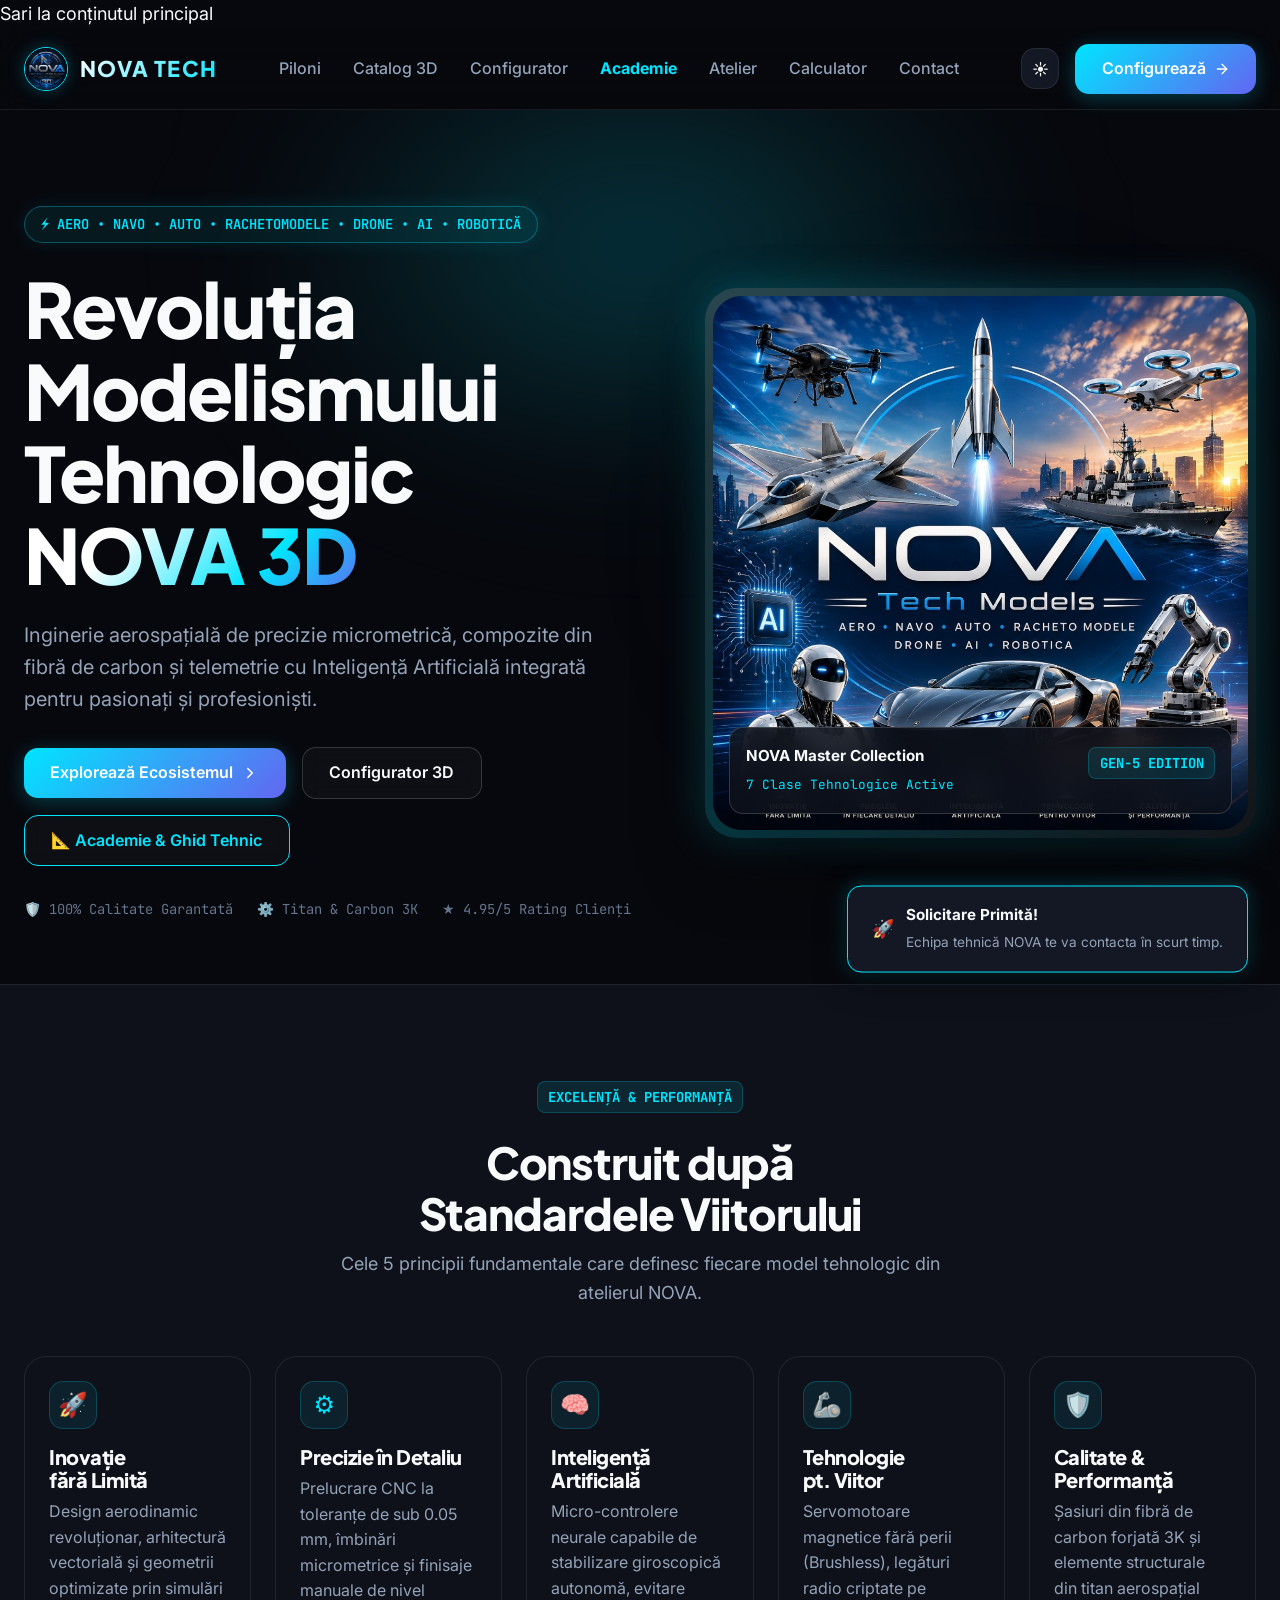
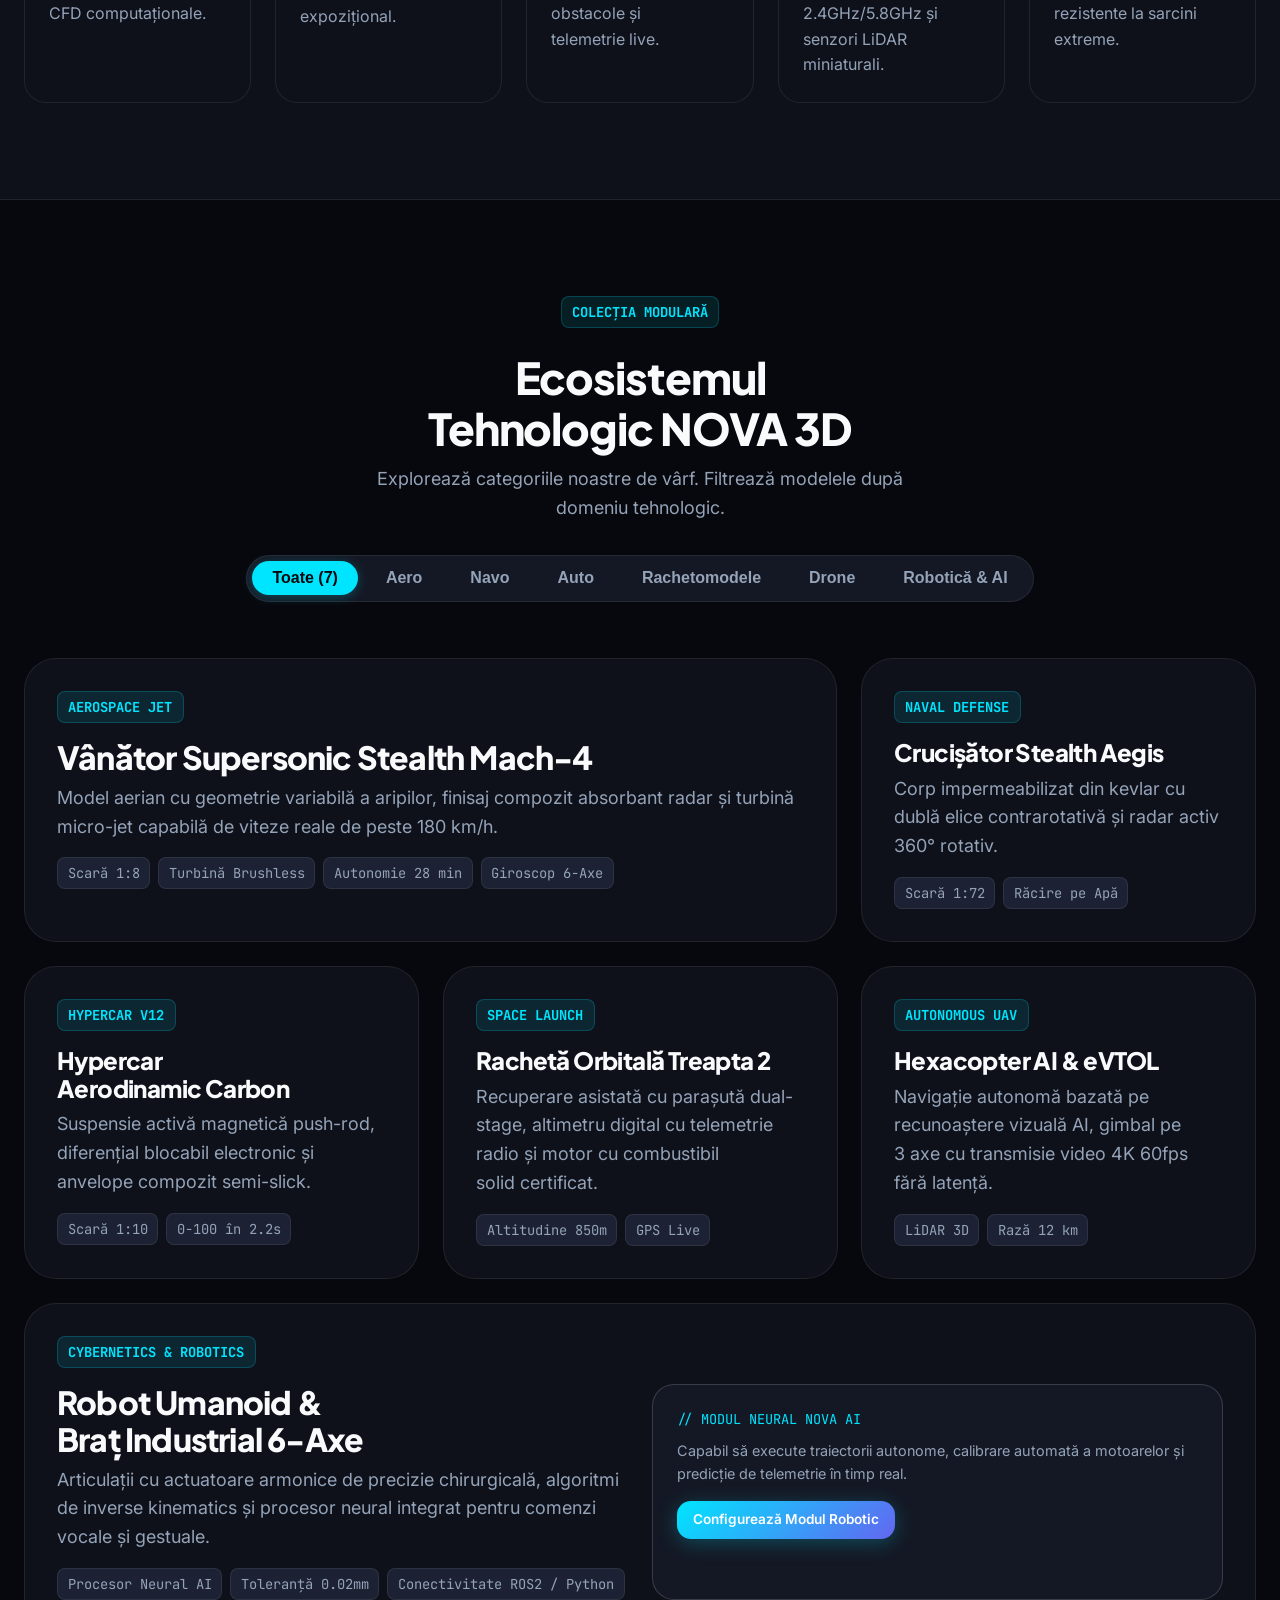
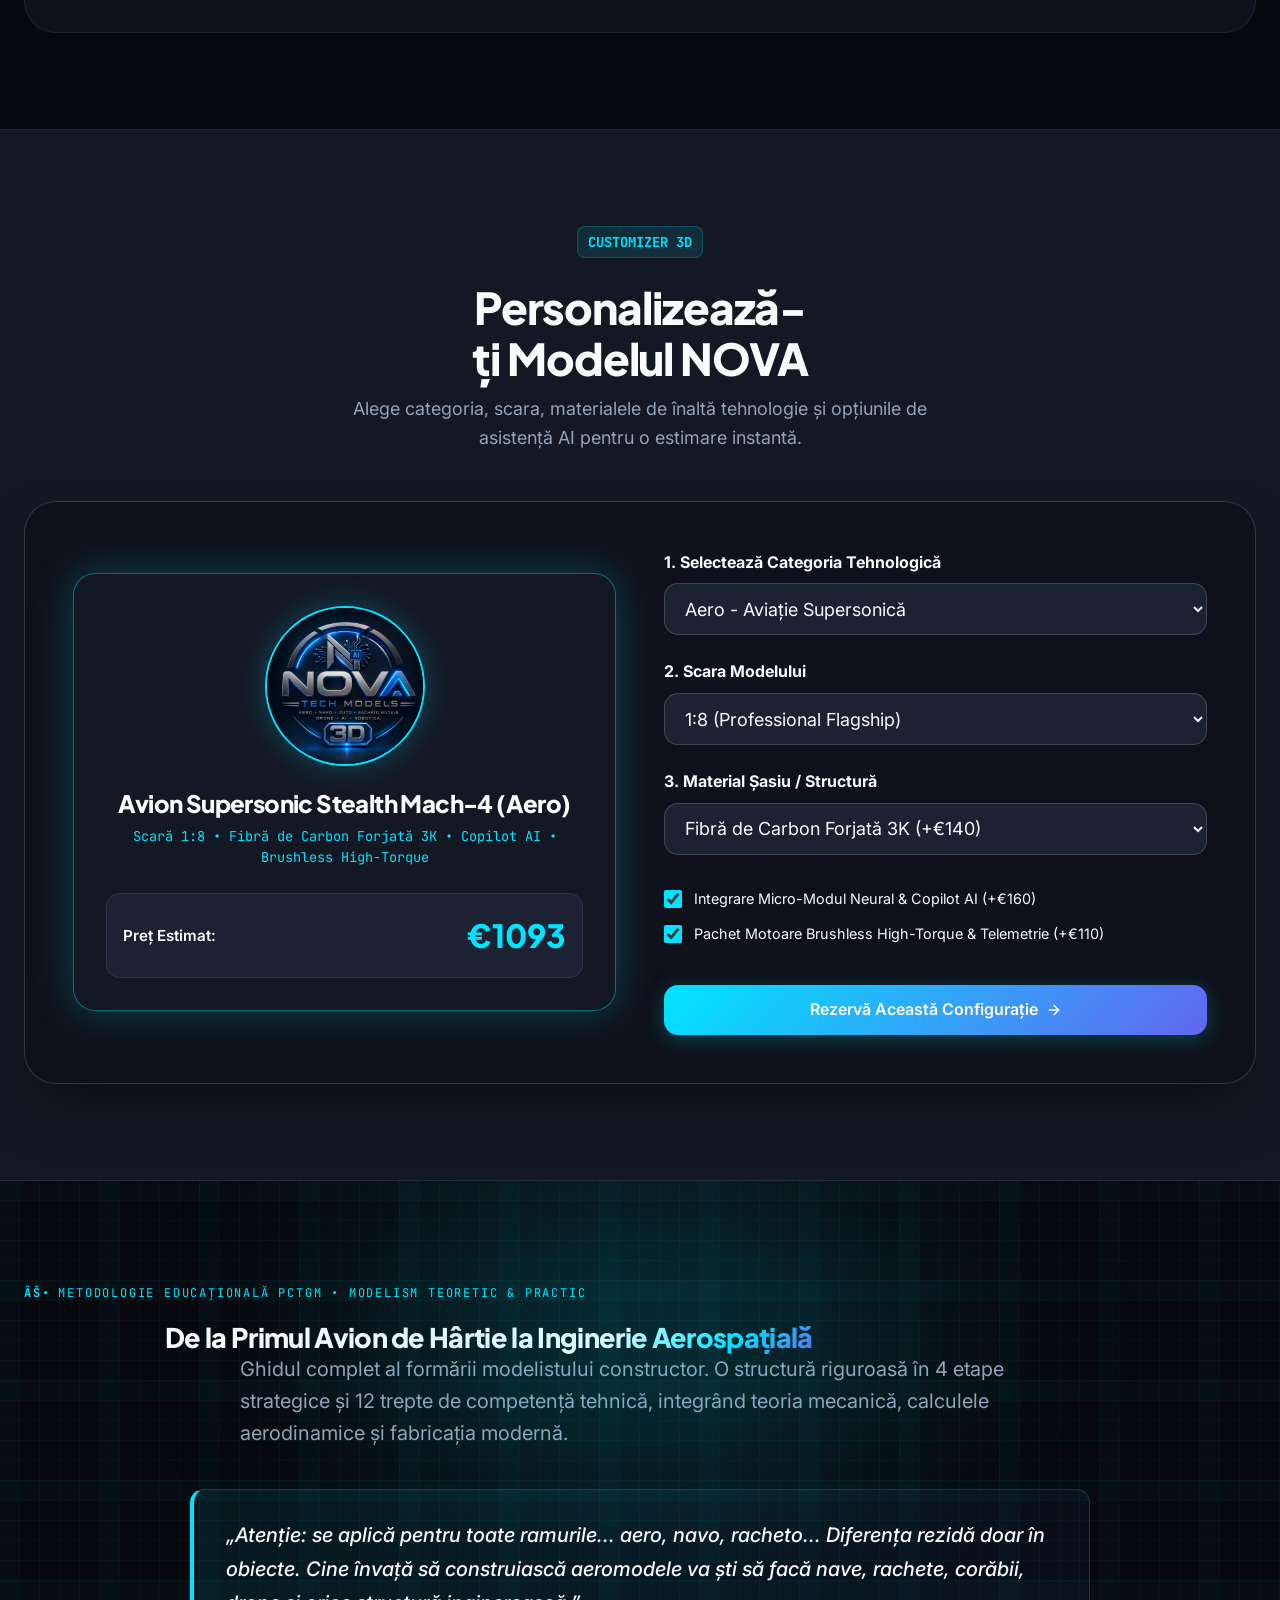
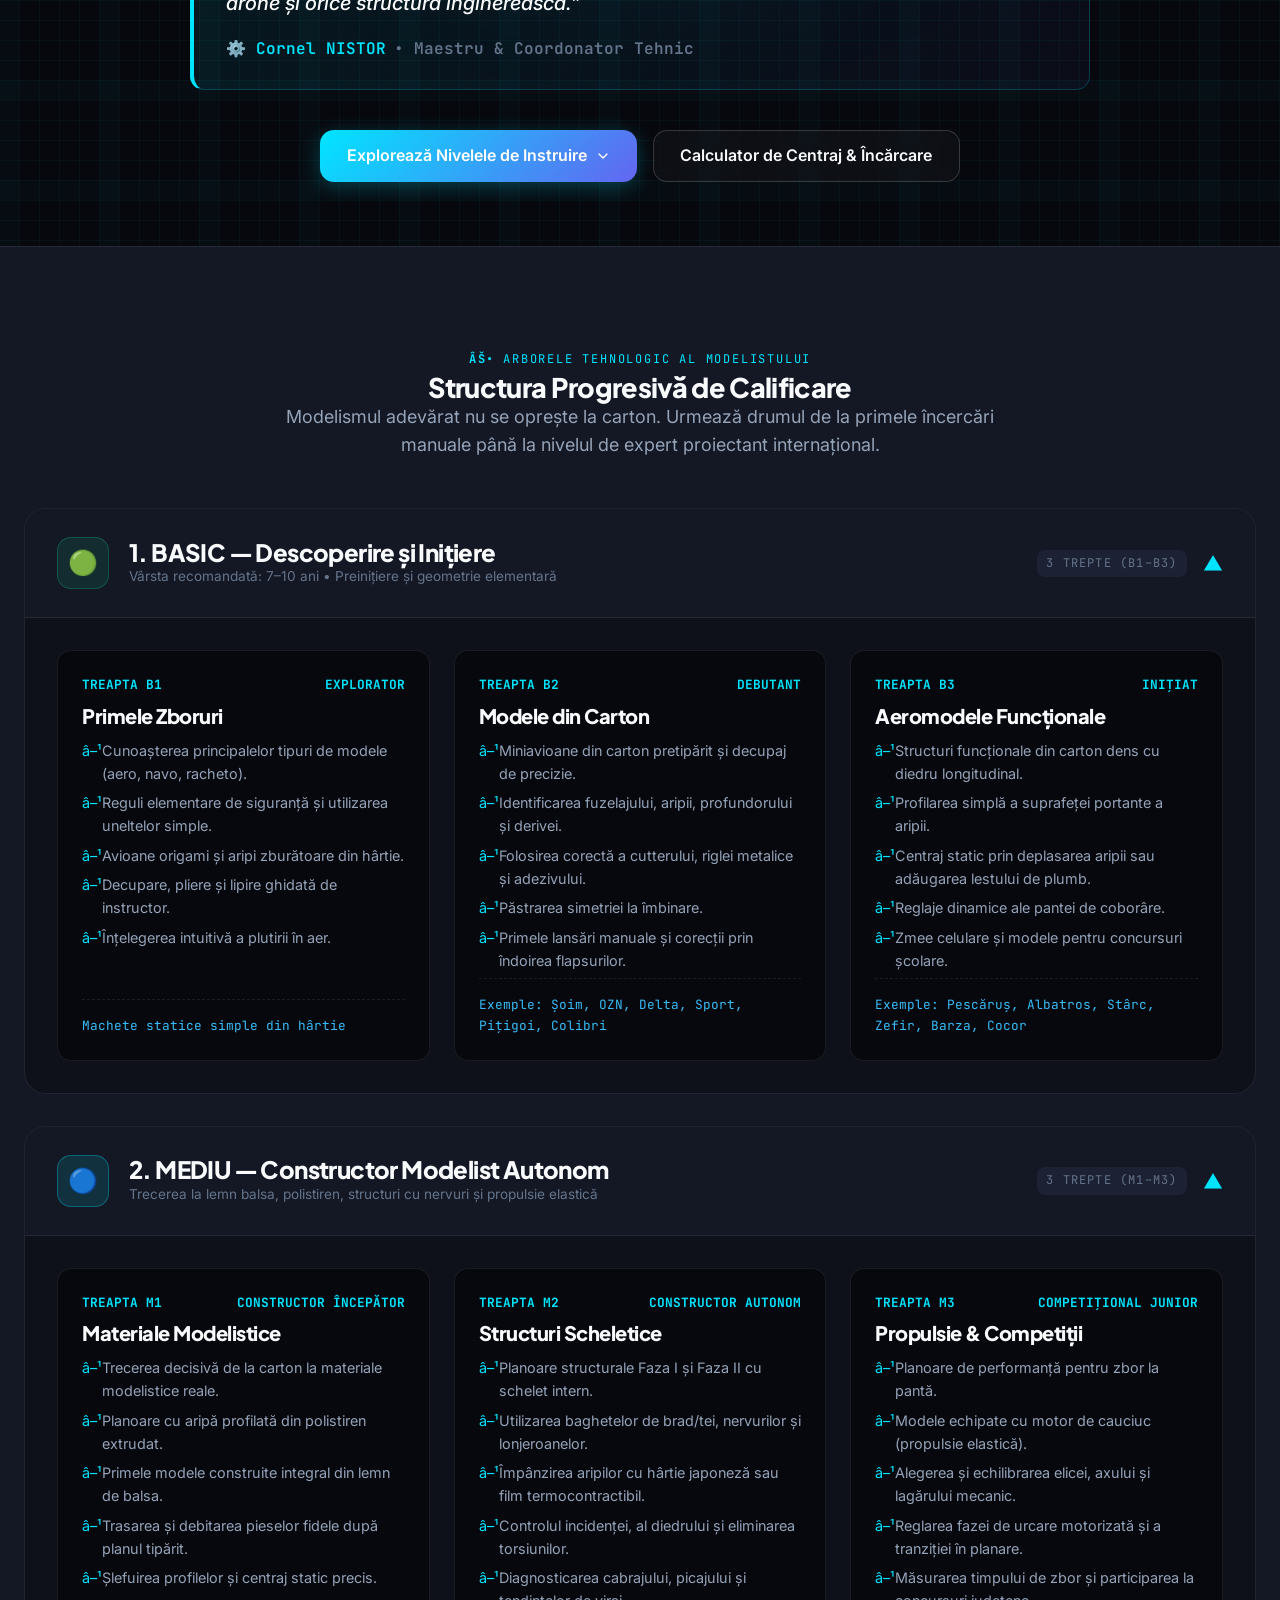
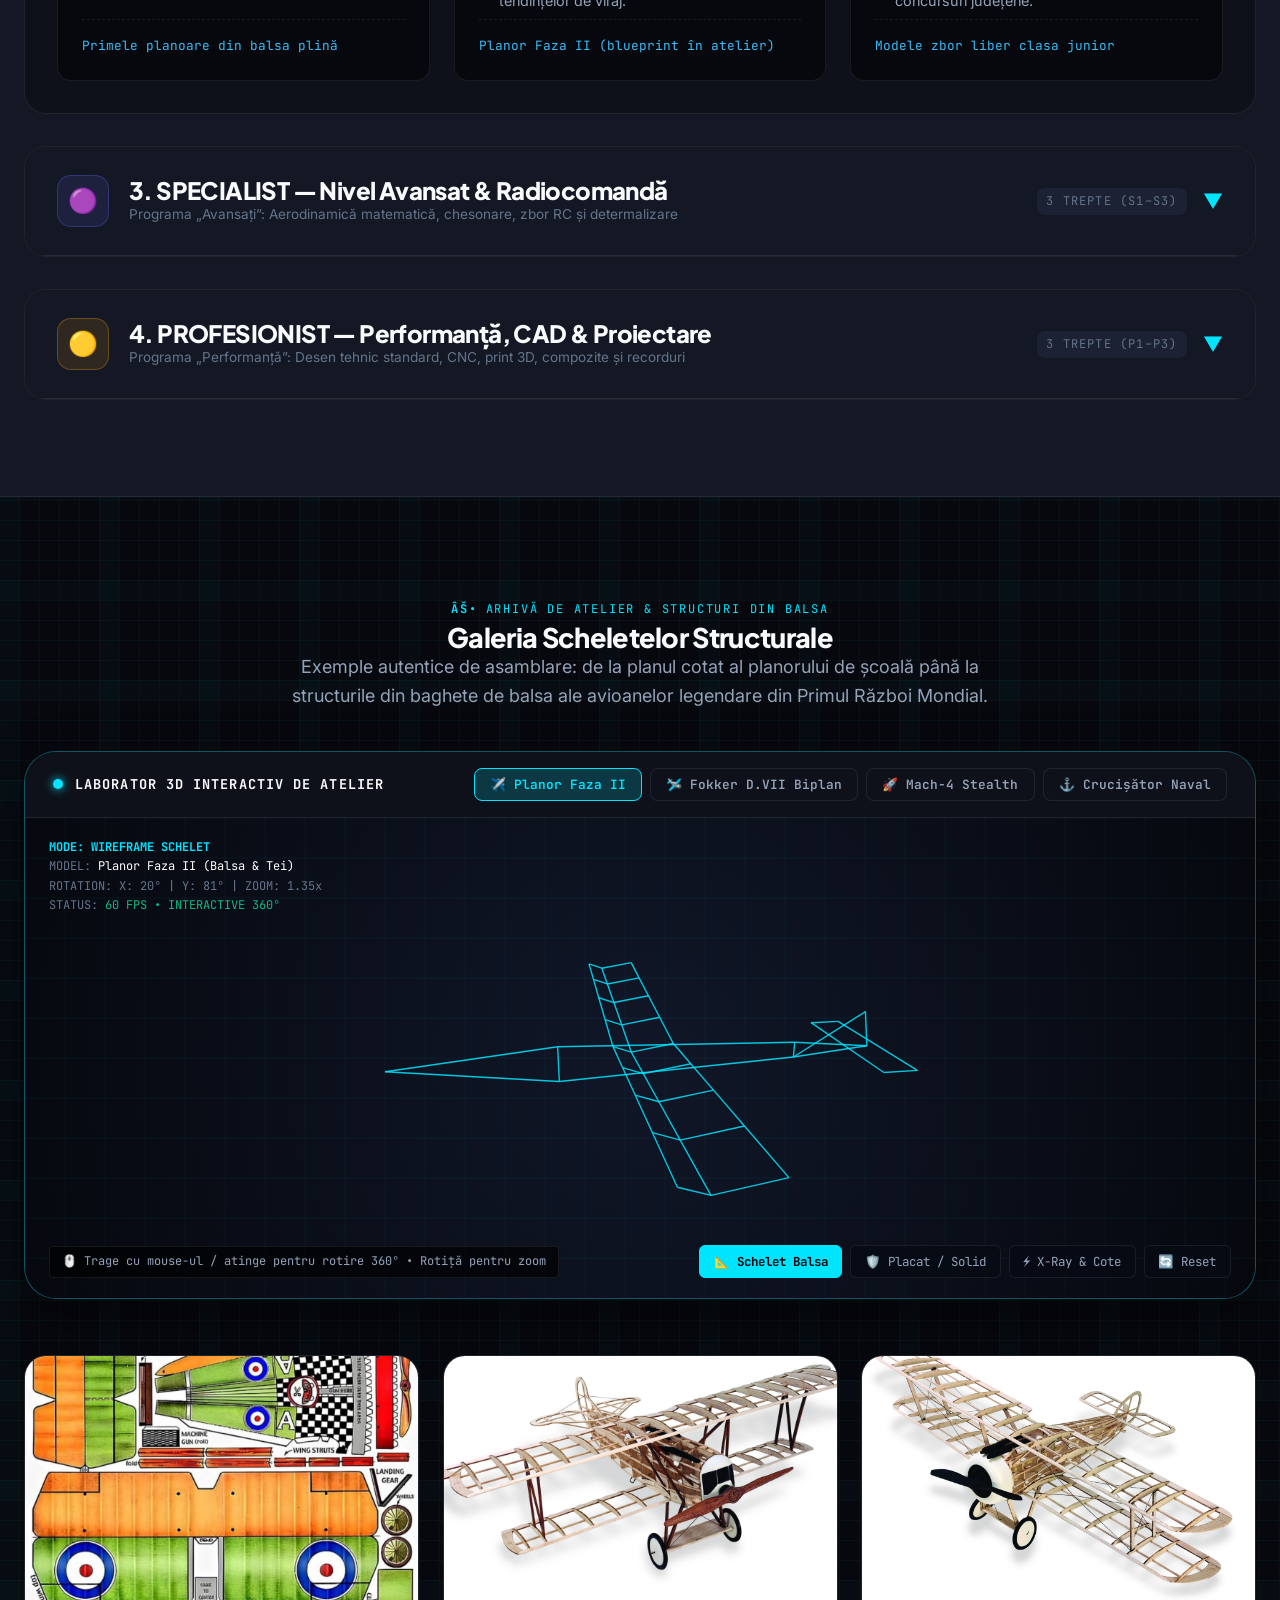
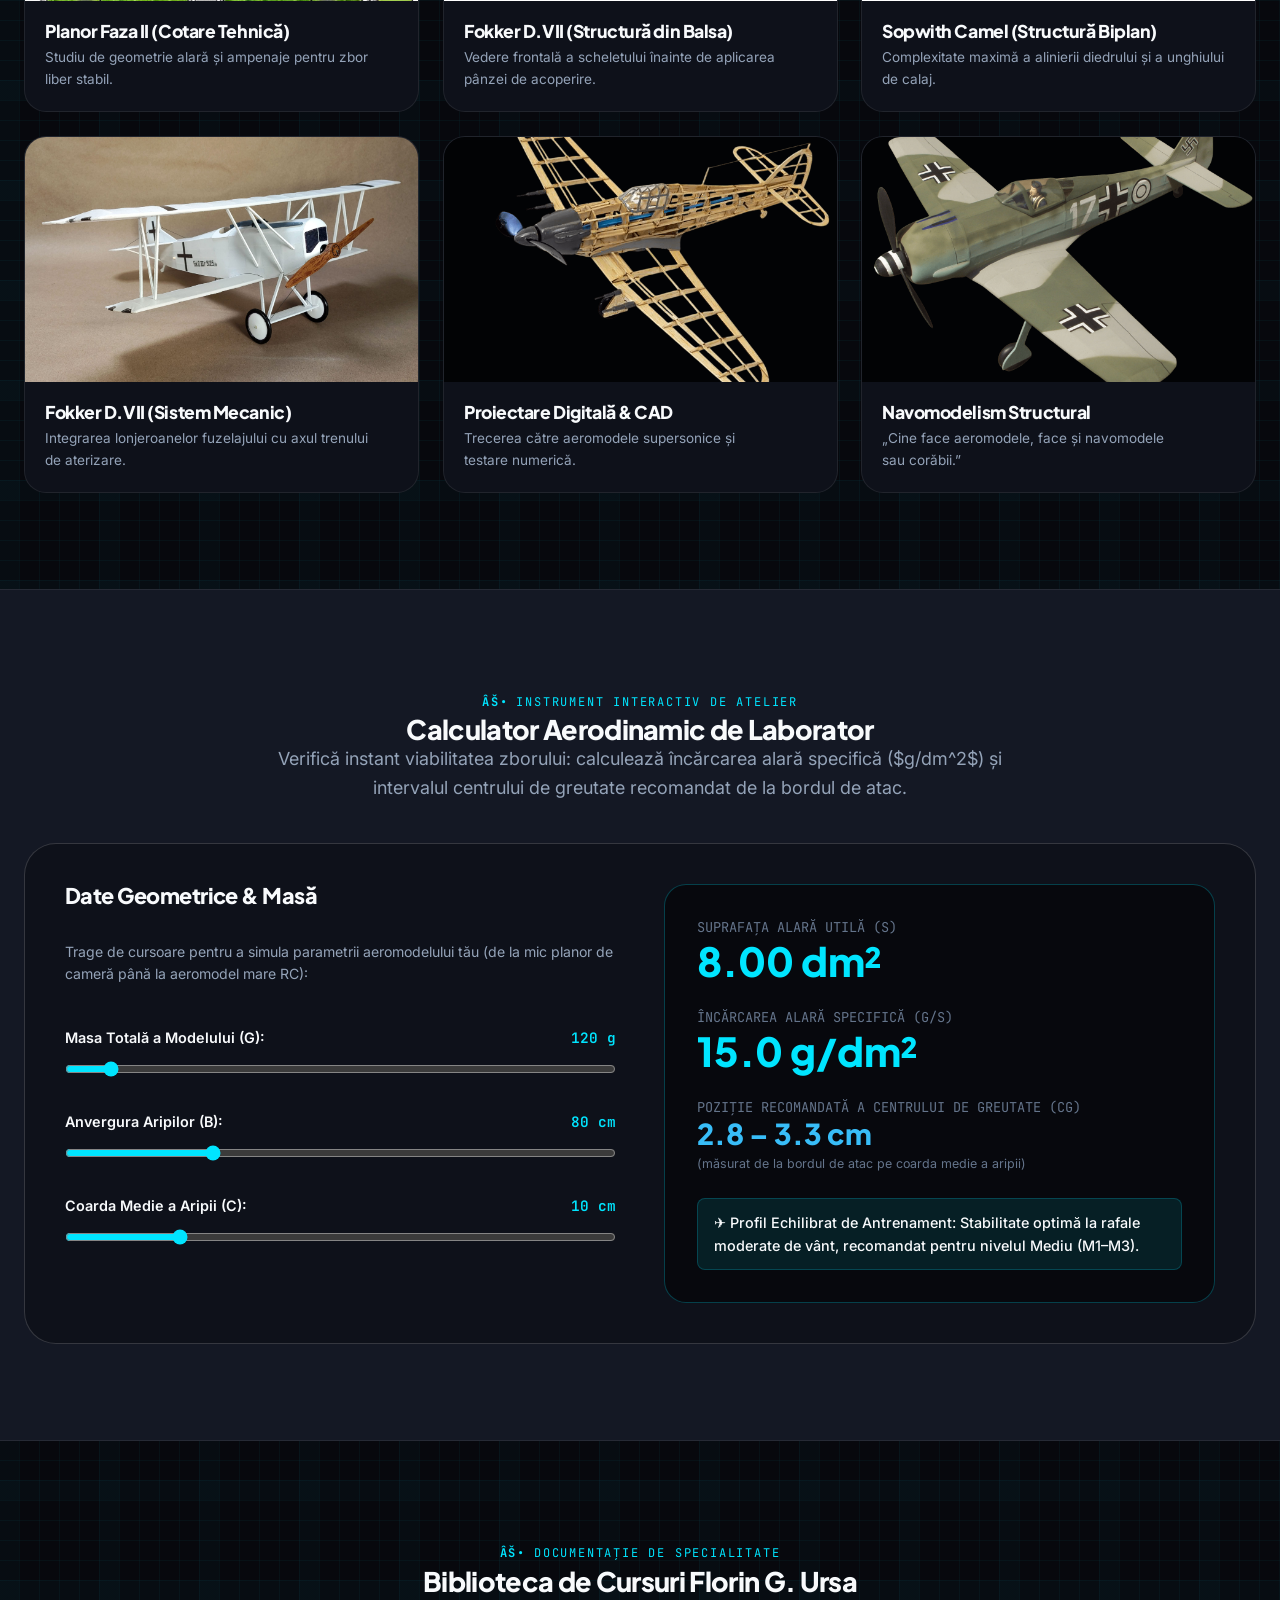
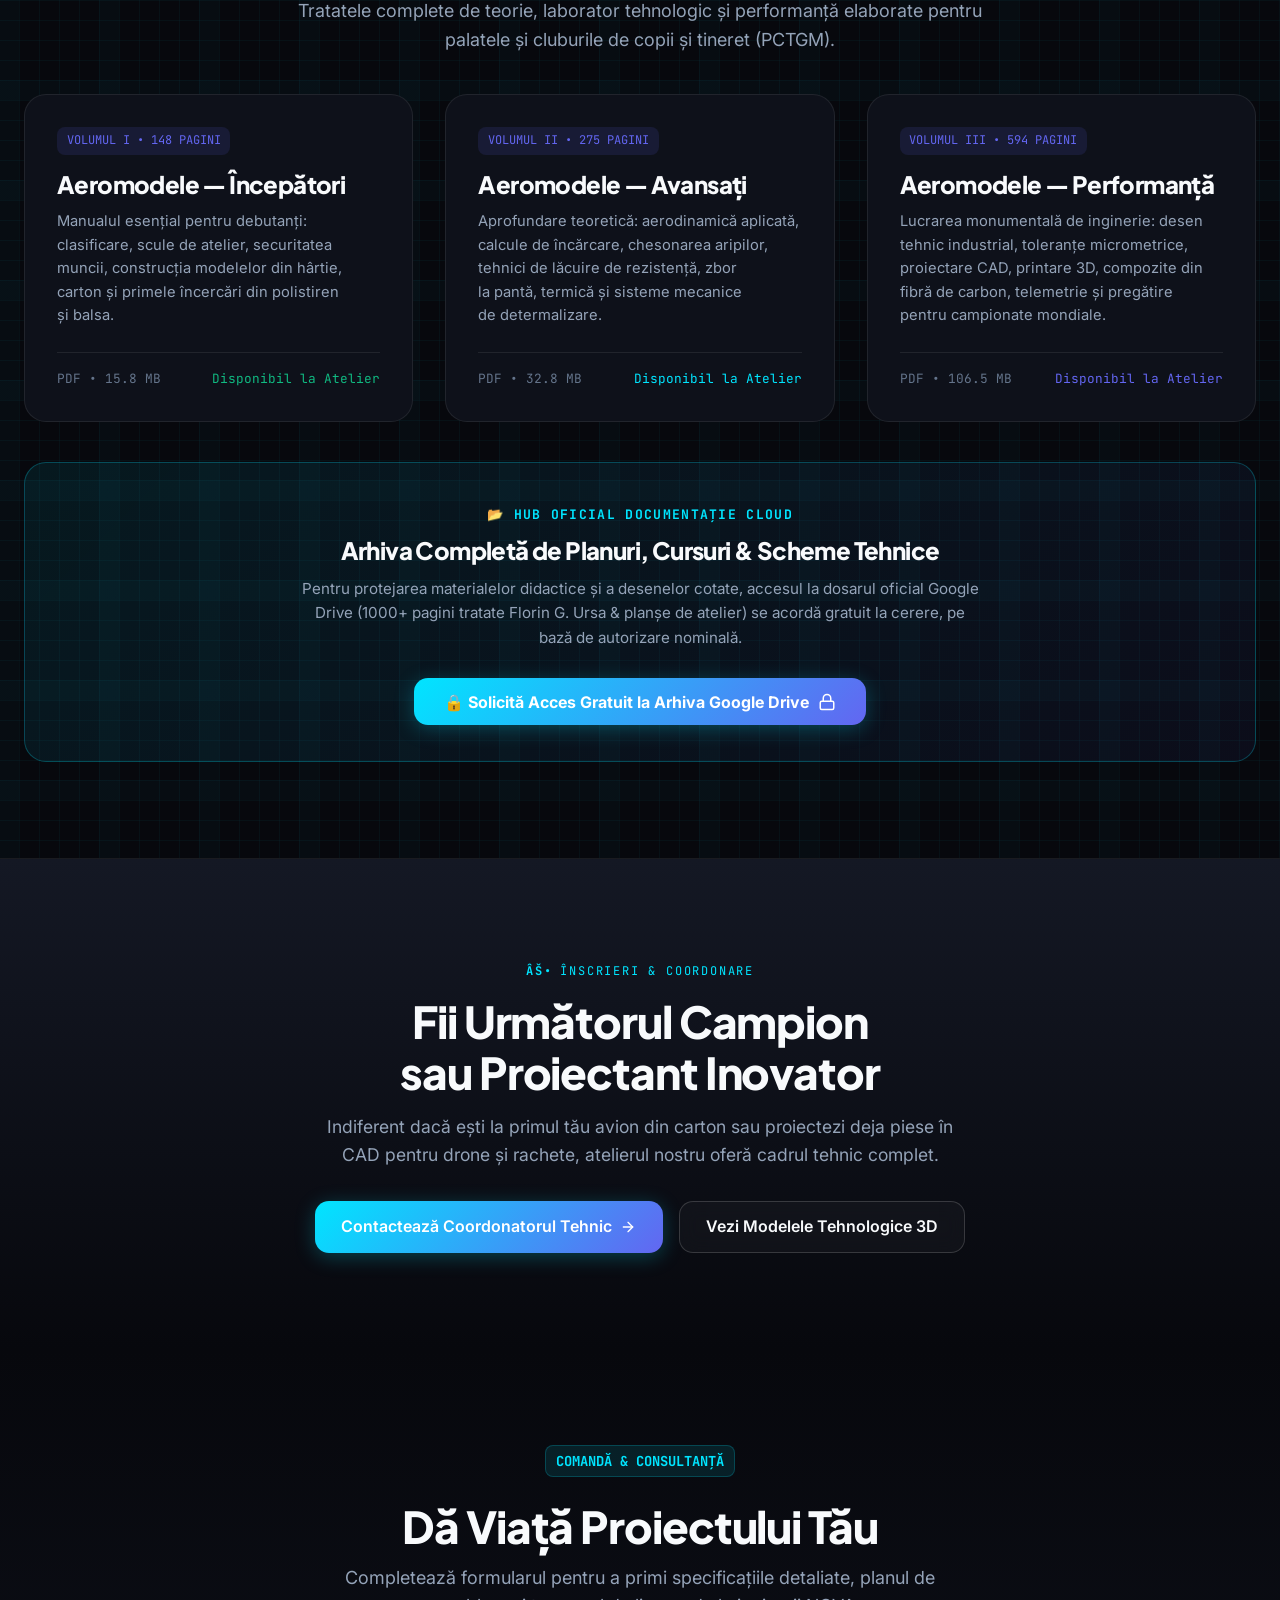
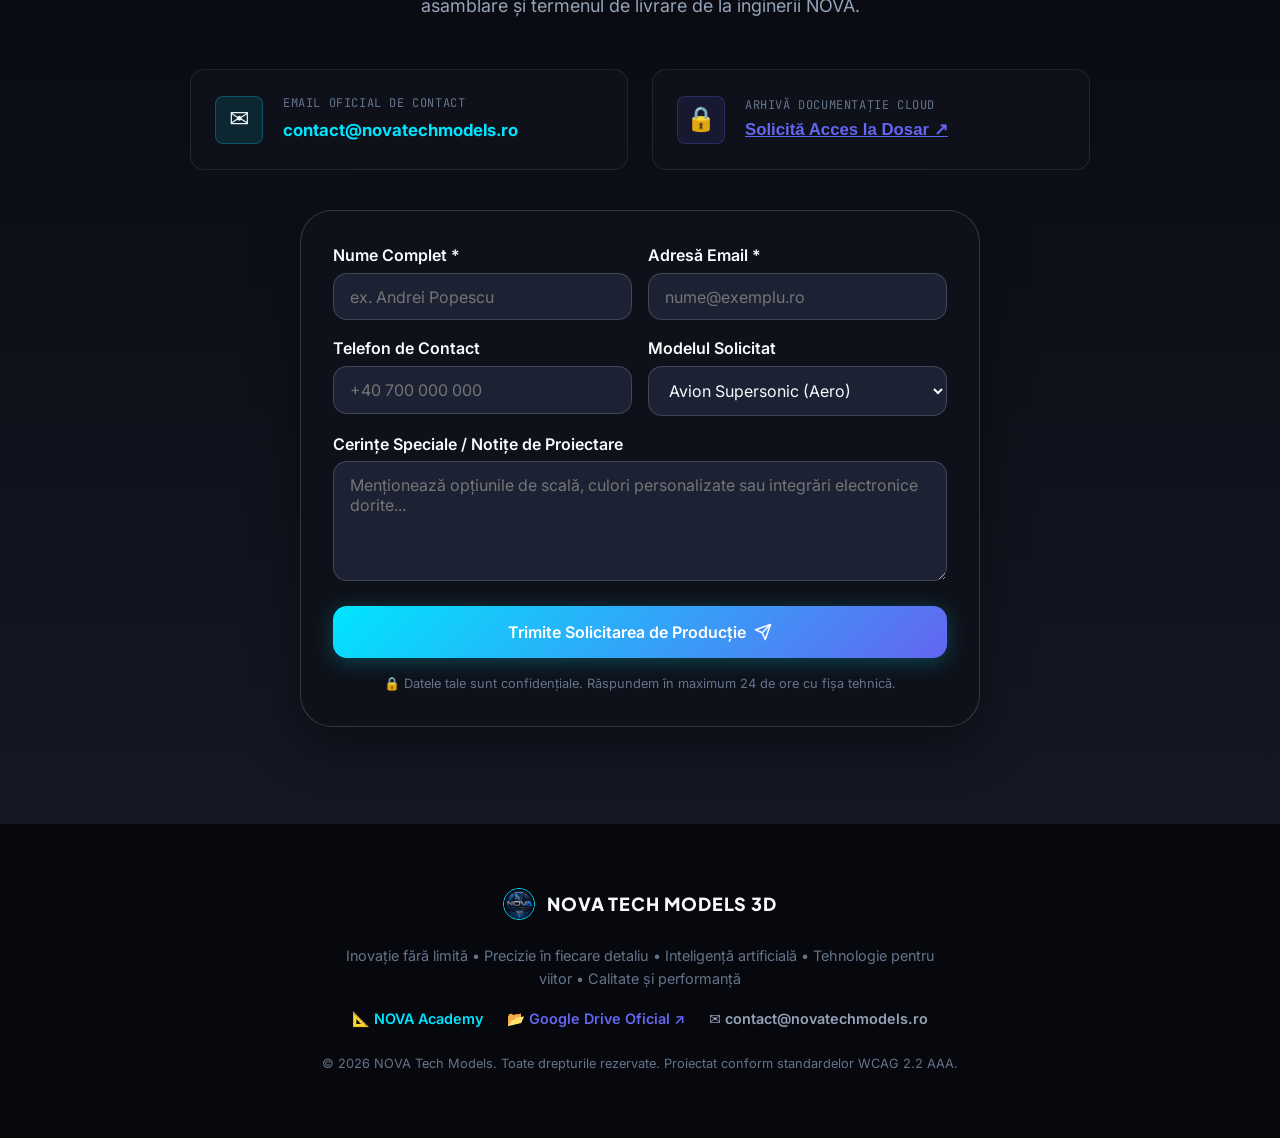
<file: academy.html>
<!DOCTYPE html>
<html lang="ro">
<head>
  <meta charset="UTF-8">
  <meta http-equiv="refresh" content="0; url=index.html#academie">
  <title>Redirecționare către NOVA Academy...</title>
  <script>
    window.location.replace("index.html#academie");
  </script>
</head>
<body style="background: #07080d; color: #f8fafc; font-family: sans-serif; display: flex; align-items: center; justify-content: center; height: 100vh; margin: 0;">
  <p>Redirecționare către <a href="index.html#academie" style="color: #00e5ff;">NOVA Academy (Ghid &amp; Curriculum Tehnic)</a>...</p>
</body>
</html>
</file>
<file: styles.css>
/**
 * NOVA TECH MODELS - DESIGN SYSTEM & MASTER STYLESHEET
 * Built with Master Web Design & Modern Frontend Skill
 */

/* 1. CSS RESET & GLOBAL BASE */
*, *::before, *::after {
  box-sizing: border-box;
  margin: 0;
  padding: 0;
}

:root {
  /* Typography Stacks */
  --font-sans: 'Inter', system-ui, -apple-system, BlinkMacSystemFont, 'Segoe UI', Roboto, sans-serif;
  --font-display: 'Plus Jakarta Sans', var(--font-sans);
  --font-mono: 'JetBrains Mono', monospace;

  /* Fluid Typography Scale */
  --font-size-xs: clamp(0.75rem, 0.7rem + 0.2vw, 0.875rem);
  --font-size-sm: clamp(0.875rem, 0.8rem + 0.3vw, 1rem);
  --font-size-base: clamp(1rem, 0.95rem + 0.25vw, 1.125rem);
  --font-size-lg: clamp(1.125rem, 1.05rem + 0.4vw, 1.25rem);
  --font-size-xl: clamp(1.25rem, 1.15rem + 0.5vw, 1.5rem);
  --font-size-2xl: clamp(1.5rem, 1.3rem + 1vw, 2rem);
  --font-size-3xl: clamp(1.85rem, 1.5rem + 1.8vw, 2.75rem);
  --font-size-4xl: clamp(2.25rem, 1.75rem + 2.5vw, 3.5rem);
  --font-size-hero: clamp(2.75rem, 2rem + 3.8vw, 4.75rem);

  /* 8pt Spatial Grid */
  --space-1: 4px;
  --space-2: 8px;
  --space-3: 12px;
  --space-4: 16px;
  --space-6: 24px;
  --space-8: 32px;
  --space-12: 48px;
  --space-16: 64px;
  --space-24: 96px;

  /* Border Radii */
  --radius-sm: 8px;
  --radius-md: 14px;
  --radius-lg: 22px;
  --radius-xl: 32px;
  --radius-full: 9999px;

  /* Motion Curves */
  --ease-spring: cubic-bezier(0.16, 1, 0.3, 1);
  --transition-fast: 150ms var(--ease-spring);
  --transition-normal: 280ms var(--ease-spring);
  --transition-slow: 450ms var(--ease-spring);

  /* Dark Theme Default Tokens (Cyberpunk / Aerospace Luxury) */
  --bg-canvas: #07080d;
  --bg-surface: #0e111a;
  --bg-surface-elevated: #141824;
  --bg-subtle: #1c2233;

  --border-subtle: rgba(255, 255, 255, 0.08);
  --border-medium: rgba(255, 255, 255, 0.16);
  --border-glow: rgba(0, 229, 255, 0.4);

  --text-primary: #f8fafc;
  --text-secondary: #94a3b8;
  --text-muted: #64748b;

  --brand-primary: #00e5ff;
  --brand-secondary: #6366f1;
  --brand-accent: #38bdf8;
  --brand-glow-cyan: rgba(0, 229, 255, 0.25);
  --brand-glow-indigo: rgba(99, 102, 241, 0.3);

  --status-success: #10b981;
  --status-warning: #f59e0b;
}

/* Light High-Tech Titanium Theme */
html.light {
  --bg-canvas: #f4f6fa;
  --bg-surface: #ffffff;
  --bg-surface-elevated: #e9eef6;
  --bg-subtle: #dfe5f0;

  --border-subtle: rgba(0, 0, 0, 0.08);
  --border-medium: rgba(0, 0, 0, 0.16);
  --border-glow: rgba(0, 160, 220, 0.4);

  --text-primary: #0a0e1a;
  --text-secondary: #475569;
  --text-muted: #64748b;

  --brand-primary: #0284c7;
  --brand-secondary: #4f46e5;
  --brand-accent: #0ea5e9;
  --brand-glow-cyan: rgba(2, 132, 199, 0.18);
  --brand-glow-indigo: rgba(79, 70, 229, 0.2);
}

html {
  -webkit-font-smoothing: antialiased;
  -moz-osx-font-smoothing: grayscale;
  scroll-behavior: smooth;
  color-scheme: dark;
}

html.light {
  color-scheme: light;
}

body {
  min-height: 100vh;
  background-color: var(--bg-canvas);
  color: var(--text-primary);
  font-family: var(--font-sans);
  font-size: var(--font-size-base);
  line-height: 1.6;
  overflow-x: hidden;
  transition: background-color var(--transition-normal), color var(--transition-normal);
}

/* 2. TYPOGRAPHY & ESSENTIALS */
h1, h2, h3, h4, h5, h6 {
  font-family: var(--font-display);
  font-weight: 800;
  letter-spacing: -0.025em;
  line-height: 1.15;
  text-wrap: balance;
  color: var(--text-primary);
}

p {
  text-wrap: pretty;
  color: var(--text-secondary);
}

a {
  color: inherit;
  text-decoration: none;
}

img {
  display: block;
  max-width: 100%;
  height: auto;
}

.container {
  max-width: 1280px;
  margin: 0 auto;
  padding: 0 var(--space-6);
}

.section-pad {
  padding: var(--space-24) 0;
  position: relative;
}

/* 3. HEADER & NAVIGATION */
header {
  position: sticky;
  top: 0;
  z-index: 1000;
  backdrop-filter: blur(20px) saturate(180%);
  -webkit-backdrop-filter: blur(20px) saturate(180%);
  background: rgba(7, 8, 13, 0.75);
  border-bottom: 1px solid var(--border-subtle);
  transition: background var(--transition-normal), border-color var(--transition-normal);
}

html.light header {
  background: rgba(244, 246, 250, 0.85);
}

.nav-container {
  display: flex;
  align-items: center;
  justify-content: space-between;
  height: 5rem;
}

.brand-wrapper {
  display: flex;
  align-items: center;
  gap: var(--space-3);
  font-family: var(--font-display);
  font-size: 1.35rem;
  font-weight: 800;
  letter-spacing: 0.05em;
}

.brand-thumb {
  width: 44px;
  height: 44px;
  border-radius: 50%;
  border: 1px solid var(--brand-primary);
  box-shadow: 0 0 16px var(--brand-glow-cyan);
  object-fit: cover;
  transition: transform var(--transition-fast), box-shadow var(--transition-fast);
}

.brand-wrapper:hover .brand-thumb {
  transform: scale(1.08) rotate(5deg);
  box-shadow: 0 0 24px var(--brand-primary);
}

.brand-title {
  background: linear-gradient(135deg, #ffffff 0%, var(--brand-primary) 100%);
  -webkit-background-clip: text;
  -webkit-text-fill-color: transparent;
}

html.light .brand-title {
  background: linear-gradient(135deg, #0a0e1a 0%, var(--brand-primary) 100%);
  -webkit-background-clip: text;
  -webkit-text-fill-color: transparent;
}

.nav-menu {
  display: flex;
  align-items: center;
  gap: var(--space-8);
  list-style: none;
}

.nav-link {
  font-size: var(--font-size-sm);
  font-weight: 500;
  color: var(--text-secondary);
  transition: color var(--transition-fast);
  position: relative;
  padding: 0.25rem 0;
}

.nav-link::after {
  content: '';
  position: absolute;
  bottom: 0;
  left: 0;
  width: 0;
  height: 2px;
  background: var(--brand-primary);
  box-shadow: 0 0 8px var(--brand-primary);
  transition: width var(--transition-normal);
}

.nav-link:hover {
  color: var(--text-primary);
}

.nav-link:hover::after {
  width: 100%;
}

.nav-actions {
  display: flex;
  align-items: center;
  gap: var(--space-4);
}

/* 4. BUTTONS & MICRO-INTERACTIONS */
.btn {
  display: inline-flex;
  align-items: center;
  justify-content: center;
  gap: var(--space-2);
  padding: 0.75rem 1.65rem;
  border-radius: var(--radius-md);
  font-size: var(--font-size-sm);
  font-weight: 600;
  font-family: var(--font-sans);
  cursor: pointer;
  border: none;
  text-decoration: none;
  transition: all var(--transition-fast);
}

.btn-primary {
  background: linear-gradient(135deg, var(--brand-primary) 0%, var(--brand-secondary) 100%);
  color: #ffffff;
  box-shadow: 0 4px 20px var(--brand-glow-cyan);
}

.btn-primary:hover {
  transform: translateY(-2px);
  box-shadow: 0 8px 30px var(--brand-glow-cyan), 0 0 20px var(--brand-glow-indigo);
}

.btn-primary:active {
  transform: translateY(0);
}

.btn-outline {
  background: rgba(255, 255, 255, 0.03);
  color: var(--text-primary);
  border: 1px solid var(--border-medium);
  backdrop-filter: blur(10px);
}

.btn-outline:hover {
  background: var(--bg-subtle);
  border-color: var(--brand-primary);
  transform: translateY(-2px);
  box-shadow: 0 4px 20px rgba(0, 229, 255, 0.15);
}

.btn-icon-only {
  padding: 0.6rem;
  border-radius: var(--radius-md);
  background: var(--bg-surface-elevated);
  border: 1px solid var(--border-subtle);
  color: var(--text-primary);
}

.btn-icon-only:hover {
  border-color: var(--brand-primary);
  color: var(--brand-primary);
}

/* 5. HERO SECTION */
.hero {
  position: relative;
  padding: var(--space-24) 0 var(--space-16);
  overflow: hidden;
}

.hero-glow-1 {
  position: absolute;
  top: -10%;
  left: 50%;
  transform: translateX(-50%);
  width: 800px;
  height: 450px;
  background: radial-gradient(ellipse at center, var(--brand-glow-cyan), transparent 70%);
  filter: blur(90px);
  pointer-events: none;
  z-index: 0;
}

.hero-glow-2 {
  position: absolute;
  top: 30%;
  right: 5%;
  width: 500px;
  height: 350px;
  background: radial-gradient(circle, var(--brand-glow-indigo), transparent 70%);
  filter: blur(100px);
  pointer-events: none;
  z-index: 0;
}

.hero-grid {
  display: grid;
  grid-template-columns: 1.15fr 1fr;
  gap: var(--space-12);
  align-items: center;
  position: relative;
  z-index: 1;
}

@media (max-width: 992px) {
  .hero-grid {
    grid-template-columns: 1fr;
    text-align: center;
  }
  .hero-ctas {
    justify-content: center;
  }
  .hero-trust {
    justify-content: center;
  }
}

.eyebrow-badge {
  display: inline-flex;
  align-items: center;
  gap: var(--space-2);
  padding: 0.4rem 1rem;
  border-radius: var(--radius-full);
  background: rgba(0, 229, 255, 0.08);
  border: 1px solid rgba(0, 229, 255, 0.3);
  color: var(--brand-primary);
  font-size: var(--font-size-xs);
  font-family: var(--font-mono);
  font-weight: 600;
  text-transform: uppercase;
  margin-bottom: var(--space-6);
  box-shadow: 0 0 20px rgba(0, 229, 255, 0.1);
}

.hero-title {
  font-size: var(--font-size-hero);
  margin-bottom: var(--space-6);
  line-height: 1.08;
}

.text-gradient {
  background: linear-gradient(135deg, #ffffff 30%, var(--brand-primary) 70%, var(--brand-secondary) 100%);
  -webkit-background-clip: text;
  -webkit-text-fill-color: transparent;
}

html.light .text-gradient {
  background: linear-gradient(135deg, #0a0e1a 30%, var(--brand-primary) 70%, var(--brand-secondary) 100%);
  -webkit-background-clip: text;
  -webkit-text-fill-color: transparent;
}

.hero-subtitle {
  font-size: var(--font-size-lg);
  margin-bottom: var(--space-8);
  max-width: 580px;
  line-height: 1.6;
}

.hero-ctas {
  display: flex;
  align-items: center;
  gap: var(--space-4);
  flex-wrap: wrap;
  margin-bottom: var(--space-8);
}

.hero-trust {
  display: flex;
  align-items: center;
  gap: var(--space-6);
  font-size: var(--font-size-xs);
  color: var(--text-muted);
  font-family: var(--font-mono);
}

.hero-visual-card {
  position: relative;
  border-radius: var(--radius-xl);
  padding: var(--space-2);
  background: linear-gradient(135deg, rgba(255, 255, 255, 0.15), rgba(0, 229, 255, 0.2), rgba(255, 255, 255, 0.05));
  box-shadow: 0 30px 80px -20px rgba(0, 0, 0, 0.7), 0 0 40px var(--brand-glow-cyan);
  transition: transform var(--transition-slow), box-shadow var(--transition-slow);
}

.hero-visual-card:hover {
  transform: translateY(-6px) scale(1.01);
  box-shadow: 0 40px 100px -20px rgba(0, 0, 0, 0.8), 0 0 60px var(--brand-glow-cyan);
}

.hero-visual-inner {
  border-radius: calc(var(--radius-xl) - 4px);
  overflow: hidden;
  position: relative;
  background: var(--bg-surface);
}

.hero-img {
  width: 100%;
  aspect-ratio: 1 / 1;
  object-fit: cover;
  display: block;
}

.hero-badge-overlay {
  position: absolute;
  bottom: var(--space-4);
  left: var(--space-4);
  right: var(--space-4);
  backdrop-filter: blur(16px);
  background: rgba(14, 17, 26, 0.85);
  border: 1px solid var(--border-medium);
  border-radius: var(--radius-md);
  padding: var(--space-4);
  display: flex;
  align-items: center;
  justify-content: space-between;
}

html.light .hero-badge-overlay {
  background: rgba(255, 255, 255, 0.9);
}

/* 6. PILLARS SECTION (5 CORE VALUES) */
.pillars-grid {
  display: grid;
  grid-template-columns: repeat(auto-fit, minmax(220px, 1fr));
  gap: var(--space-6);
  margin-top: var(--space-12);
}

.pillar-card {
  background: var(--bg-surface);
  border: 1px solid var(--border-subtle);
  border-radius: var(--radius-lg);
  padding: var(--space-6);
  position: relative;
  overflow: hidden;
  transition: all var(--transition-normal);
}

.pillar-card:hover {
  transform: translateY(-5px);
  border-color: var(--brand-primary);
  box-shadow: 0 16px 32px -8px var(--brand-glow-cyan);
}

.pillar-icon-box {
  width: 48px;
  height: 48px;
  border-radius: var(--radius-md);
  background: rgba(0, 229, 255, 0.08);
  border: 1px solid rgba(0, 229, 255, 0.2);
  display: flex;
  align-items: center;
  justify-content: center;
  color: var(--brand-primary);
  margin-bottom: var(--space-4);
  font-size: 1.5rem;
}

.pillar-title {
  font-size: var(--font-size-lg);
  margin-bottom: var(--space-2);
}

.pillar-desc {
  font-size: var(--font-size-sm);
}

/* 7. BENTO GRID SHOWCASE WITH CATEGORY FILTERS */
.filter-tabs-wrapper {
  display: flex;
  justify-content: center;
  margin-bottom: var(--space-12);
  overflow-x: auto;
  padding-bottom: var(--space-2);
}

.filter-tabs {
  display: inline-flex;
  gap: var(--space-2);
  background: var(--bg-surface-elevated);
  padding: 0.35rem;
  border-radius: var(--radius-full);
  border: 1px solid var(--border-subtle);
}

.tab-btn {
  padding: 0.5rem 1.25rem;
  border-radius: var(--radius-full);
  font-size: var(--font-size-sm);
  font-weight: 600;
  color: var(--text-secondary);
  background: transparent;
  border: none;
  cursor: pointer;
  transition: all var(--transition-fast);
}

.tab-btn.active {
  background: var(--brand-primary);
  color: #07080d;
  box-shadow: 0 2px 12px var(--brand-glow-cyan);
}

.bento-showcase {
  display: grid;
  grid-template-columns: repeat(12, 1fr);
  gap: var(--space-6);
}

.bento-item {
  background: var(--bg-surface);
  border: 1px solid var(--border-subtle);
  border-radius: var(--radius-xl);
  padding: var(--space-8);
  position: relative;
  overflow: hidden;
  transition: transform var(--transition-normal), border-color var(--transition-normal), box-shadow var(--transition-normal);
}

.bento-item:hover {
  transform: translateY(-4px);
  border-color: var(--border-medium);
  box-shadow: 0 20px 40px -15px rgba(0, 0, 0, 0.4);
}

.col-8 { grid-column: span 8; }
.col-4 { grid-column: span 4; }
.col-6 { grid-column: span 6; }
.col-12 { grid-column: span 12; }

@media (max-width: 992px) {
  .col-8, .col-4, .col-6 {
    grid-column: span 12;
  }
}

.badge-tag {
  display: inline-flex;
  align-items: center;
  gap: var(--space-1);
  font-family: var(--font-mono);
  font-size: var(--font-size-xs);
  font-weight: 700;
  text-transform: uppercase;
  color: var(--brand-primary);
  background: rgba(0, 229, 255, 0.1);
  border: 1px solid rgba(0, 229, 255, 0.2);
  padding: 0.25rem 0.65rem;
  border-radius: var(--radius-sm);
  margin-bottom: var(--space-4);
}

.spec-pills {
  display: flex;
  gap: var(--space-2);
  flex-wrap: wrap;
  margin-top: var(--space-4);
}

.spec-pill {
  font-family: var(--font-mono);
  font-size: var(--font-size-xs);
  background: var(--bg-subtle);
  padding: 0.25rem 0.6rem;
  border-radius: var(--radius-sm);
  color: var(--text-secondary);
  border: 1px solid var(--border-subtle);
}

/* 8. INTERACTIVE CONFIGURATOR SECTION */
.configurator-wrapper {
  background: var(--bg-surface);
  border: 1px solid var(--border-medium);
  border-radius: var(--radius-xl);
  padding: var(--space-12);
  box-shadow: 0 30px 60px -15px rgba(0, 0, 0, 0.5);
  display: grid;
  grid-template-columns: 1fr 1fr;
  gap: var(--space-12);
  align-items: center;
}

@media (max-width: 992px) {
  .configurator-wrapper {
    grid-template-columns: 1fr;
    padding: var(--space-6);
  }
}

.config-preview-card {
  background: var(--bg-surface-elevated);
  border: 1px solid var(--border-glow);
  border-radius: var(--radius-lg);
  padding: var(--space-8);
  text-align: center;
  box-shadow: 0 0 40px var(--brand-glow-cyan);
}

.config-logo-display {
  width: 160px;
  height: 160px;
  margin: 0 auto var(--space-6);
  border-radius: 50%;
  box-shadow: 0 0 30px var(--brand-glow-cyan);
  border: 2px solid var(--brand-primary);
  object-fit: cover;
  animation: pulse-glow 4s infinite alternate ease-in-out;
}

@keyframes pulse-glow {
  0% { box-shadow: 0 0 20px var(--brand-glow-cyan); transform: scale(1); }
  100% { box-shadow: 0 0 40px var(--brand-primary), 0 0 80px var(--brand-glow-indigo); transform: scale(1.03); }
}

.config-controls {
  display: flex;
  flex-direction: column;
  gap: var(--space-6);
}

.config-group label {
  display: block;
  font-weight: 700;
  font-size: var(--font-size-sm);
  margin-bottom: var(--space-2);
  color: var(--text-primary);
}

.config-select, .config-input {
  width: 100%;
  padding: 0.85rem 1rem;
  background: var(--bg-subtle);
  border: 1px solid var(--border-medium);
  border-radius: var(--radius-md);
  color: var(--text-primary);
  font-family: var(--font-sans);
  font-size: var(--font-size-base);
  transition: border-color var(--transition-fast);
}

.config-select:focus, .config-input:focus {
  outline: none;
  border-color: var(--brand-primary);
  box-shadow: 0 0 12px var(--brand-glow-cyan);
}

.price-summary {
  display: flex;
  align-items: center;
  justify-content: space-between;
  padding: var(--space-4);
  background: var(--bg-subtle);
  border-radius: var(--radius-md);
  border: 1px solid var(--border-subtle);
}

.price-val {
  font-family: var(--font-display);
  font-size: var(--font-size-2xl);
  font-weight: 800;
  color: var(--brand-primary);
}

/* 9. INQUIRY / ORDER FORM */
.contact-section {
  background: linear-gradient(180deg, var(--bg-canvas) 0%, var(--bg-surface-elevated) 100%);
}

.form-card {
  max-width: 680px;
  margin: 0 auto;
  background: var(--bg-surface);
  border: 1px solid var(--border-medium);
  border-radius: var(--radius-xl);
  padding: var(--space-8);
  box-shadow: 0 20px 50px rgba(0, 0, 0, 0.4);
}

.form-grid {
  display: grid;
  grid-template-columns: 1fr 1fr;
  gap: var(--space-4);
}

@media (max-width: 640px) {
  .form-grid {
    grid-template-columns: 1fr;
  }
}

.form-group {
  margin-bottom: var(--space-4);
}

.form-group label {
  display: block;
  font-size: var(--font-size-sm);
  font-weight: 600;
  margin-bottom: var(--space-1);
}

.form-input, .form-textarea {
  width: 100%;
  padding: 0.8rem 1rem;
  background: var(--bg-subtle);
  border: 1px solid var(--border-medium);
  border-radius: var(--radius-md);
  color: var(--text-primary);
  font-family: var(--font-sans);
  font-size: var(--font-size-sm);
  transition: all var(--transition-fast);
}

.form-input:focus, .form-textarea:focus {
  outline: none;
  border-color: var(--brand-primary);
  box-shadow: 0 0 10px var(--brand-glow-cyan);
}

.form-textarea {
  min-height: 120px;
  resize: vertical;
}

/* 10. ACCESSIBILITY & REDUCED MOTION */
:focus-visible {
  outline: 2px solid var(--brand-primary);
  outline-offset: 3px;
}

@media (prefers-reduced-motion: reduce) {
  *, *::before, *::after {
    animation-duration: 0.01ms !important;
    animation-iteration-count: 1 !important;
    transition-duration: 0.01ms !important;
    scroll-behavior: auto !important;
  }
}

/* TOAST NOTIFICATION */
.toast-msg {
  position: fixed;
  bottom: 2rem;
  right: 2rem;
  z-index: 9999;
  background: var(--bg-surface-elevated);
  border: 1px solid var(--brand-primary);
  box-shadow: 0 10px 30px rgba(0, 0, 0, 0.5), 0 0 20px var(--brand-glow-cyan);
  padding: 1rem 1.5rem;
  border-radius: var(--radius-md);
  display: flex;
  align-items: center;
  gap: 0.75rem;
  transform: translateY(120%);
  transition: transform var(--transition-normal);
}

.toast-msg.show {
  transform: translateY(0);
}
/**
 * NOVA TECH MODELS - ACADEMY & BLUEPRINT STYLESHEET
 * Dedicated styles for Page 2 (Curriculum, Tech-Tree, Lab Calculator & Lightbox)
 */

/* BLUEPRINT TECHNICAL CANVAS */
.blueprint-bg {
  background-color: var(--bg-canvas);
  background-image: 
    linear-gradient(rgba(0, 229, 255, 0.04) 1px, transparent 1px),
    linear-gradient(90deg, rgba(0, 229, 255, 0.04) 1px, transparent 1px),
    linear-gradient(rgba(0, 229, 255, 0.02) 20px, transparent 20px),
    linear-gradient(90deg, rgba(0, 229, 255, 0.02) 20px, transparent 20px);
  background-size: 20px 20px, 20px 20px, 100px 100px, 100px 100px;
  background-position: -1px -1px, -1px -1px, -1px -1px, -1px -1px;
}

html.light .blueprint-bg {
  background-image: 
    linear-gradient(rgba(0, 102, 204, 0.05) 1px, transparent 1px),
    linear-gradient(90deg, rgba(0, 102, 204, 0.05) 1px, transparent 1px),
    linear-gradient(rgba(0, 102, 204, 0.02) 20px, transparent 20px),
    linear-gradient(90deg, rgba(0, 102, 204, 0.02) 20px, transparent 20px);
}

/* TECHNICAL MARKERS & CROSSHAIRS */
.tech-mark {
  font-family: var(--font-mono);
  font-size: 0.75rem;
  letter-spacing: 0.15em;
  text-transform: uppercase;
  color: var(--brand-primary);
  display: inline-flex;
  align-items: center;
  gap: 0.5rem;
}

.tech-mark::before {
  content: "âŠ•";
  font-weight: 700;
}

/* QUOTE BANNER (CORNEL NISTOR) */
.quote-banner {
  background: linear-gradient(135deg, rgba(0, 229, 255, 0.08), rgba(99, 102, 241, 0.05));
  border: 1px solid rgba(0, 229, 255, 0.2);
  border-left: 4px solid var(--brand-primary);
  border-radius: var(--radius-md);
  padding: 1.75rem 2rem;
  margin: 2.5rem 0;
  position: relative;
  overflow: hidden;
}

.quote-banner blockquote {
  font-size: var(--font-size-lg);
  font-weight: 500;
  line-height: 1.7;
  color: var(--text-primary);
  font-style: italic;
}

.quote-author {
  margin-top: 1rem;
  font-size: var(--font-size-sm);
  font-family: var(--font-mono);
  color: var(--brand-primary);
  font-weight: 600;
  display: flex;
  align-items: center;
  gap: 0.5rem;
}

/* TECH-TREE STYLES */
.tech-tree-container {
  display: flex;
  flex-direction: column;
  gap: 2rem;
  margin-top: 3rem;
  position: relative;
}

.tree-pillar {
  background: var(--bg-surface);
  border: 1px solid var(--border-subtle);
  border-radius: var(--radius-lg);
  overflow: hidden;
  transition: border-color var(--transition-normal), box-shadow var(--transition-normal);
}

.tree-pillar:hover {
  border-color: var(--brand-primary);
  box-shadow: 0 10px 30px rgba(0, 229, 255, 0.08);
}

.pillar-header {
  padding: 1.75rem 2rem;
  display: flex;
  align-items: center;
  justify-content: space-between;
  cursor: pointer;
  background: var(--bg-surface-elevated);
  border-bottom: 1px solid var(--border-subtle);
  user-select: none;
}

.pillar-title-wrap {
  display: flex;
  align-items: center;
  gap: 1.25rem;
}

.pillar-icon {
  width: 52px;
  height: 52px;
  border-radius: var(--radius-md);
  display: flex;
  align-items: center;
  justify-content: center;
  font-size: 1.5rem;
  background: rgba(0, 229, 255, 0.1);
  border: 1px solid rgba(0, 229, 255, 0.25);
  color: var(--brand-primary);
}

.pillar-info h3 {
  font-size: var(--font-size-xl);
  font-family: var(--font-display);
  font-weight: 800;
}

.pillar-badge {
  font-size: 0.75rem;
  font-family: var(--font-mono);
  text-transform: uppercase;
  letter-spacing: 0.1em;
  padding: 0.25rem 0.6rem;
  border-radius: var(--radius-sm);
  background: var(--bg-subtle);
  color: var(--text-muted);
}

.pillar-toggle-icon {
  font-size: 1.25rem;
  color: var(--brand-primary);
  transition: transform var(--transition-normal);
}

.tree-pillar.open .pillar-toggle-icon {
  transform: rotate(180deg);
}

.steps-grid {
  display: grid;
  grid-template-columns: repeat(3, 1fr);
  gap: 1.5rem;
  padding: 2rem;
}

@media (max-width: 900px) {
  .steps-grid {
    grid-template-columns: 1fr;
  }
}

.step-card {
  background: var(--bg-canvas);
  border: 1px solid var(--border-subtle);
  border-radius: var(--radius-md);
  padding: 1.5rem;
  position: relative;
  display: flex;
  flex-direction: column;
  transition: transform var(--transition-fast), border-color var(--transition-fast);
}

.step-card:hover {
  transform: translateY(-3px);
  border-color: rgba(0, 229, 255, 0.35);
}

.step-number {
  font-family: var(--font-mono);
  font-size: 0.8rem;
  font-weight: 700;
  color: var(--brand-primary);
  margin-bottom: 0.5rem;
  display: flex;
  align-items: center;
  justify-content: space-between;
}

.step-card h4 {
  font-size: var(--font-size-lg);
  margin-bottom: 0.75rem;
  color: var(--text-primary);
}

.step-card ul {
  list-style: none;
  padding: 0;
  margin: 0;
  font-size: 0.9rem;
  color: var(--text-secondary);
  line-height: 1.6;
}

.step-card li {
  position: relative;
  padding-left: 1.25rem;
  margin-bottom: 0.4rem;
}

.step-card li::before {
  content: "â–¹";
  position: absolute;
  left: 0;
  color: var(--brand-primary);
}

.step-examples {
  margin-top: auto;
  padding-top: 1rem;
  border-top: 1px dashed var(--border-subtle);
  font-size: 0.8rem;
  font-family: var(--font-mono);
  color: var(--brand-accent);
}

/* GALLERY & BLUEPRINTS */
.blueprint-gallery {
  display: grid;
  grid-template-columns: repeat(auto-fill, minmax(320px, 1fr));
  gap: 1.5rem;
  margin-top: 2rem;
}

.blueprint-item {
  background: var(--bg-surface);
  border: 1px solid var(--border-subtle);
  border-radius: var(--radius-lg);
  overflow: hidden;
  cursor: pointer;
  transition: transform var(--transition-normal), border-color var(--transition-normal);
  position: relative;
}

.blueprint-item:hover {
  transform: translateY(-4px);
  border-color: var(--brand-primary);
  box-shadow: 0 15px 30px rgba(0, 229, 255, 0.15);
}

.blueprint-thumb-wrap {
  aspect-ratio: 16 / 10;
  overflow: hidden;
  background: #020305;
  display: flex;
  align-items: center;
  justify-content: center;
}

.blueprint-thumb-wrap img {
  width: 100%;
  height: 100%;
  object-fit: cover;
  transition: transform var(--transition-normal);
}

.blueprint-item:hover .blueprint-thumb-wrap img {
  transform: scale(1.05);
}

.blueprint-meta {
  padding: 1.25rem;
}

.blueprint-meta h4 {
  font-size: 1.1rem;
  color: var(--text-primary);
  margin-bottom: 0.35rem;
}

.blueprint-meta p {
  font-size: 0.85rem;
  color: var(--text-secondary);
}

/* LIGHTBOX MODAL */
.lightbox-modal {
  position: fixed;
  inset: 0;
  z-index: 9999;
  background: rgba(4, 6, 12, 0.92);
  backdrop-filter: blur(12px);
  -webkit-backdrop-filter: blur(12px);
  display: none;
  align-items: center;
  justify-content: center;
  padding: 2rem;
  opacity: 0;
  transition: opacity 0.3s ease;
}

.lightbox-modal.active {
  display: flex;
  opacity: 1;
}

.lightbox-content {
  position: relative;
  max-width: 1100px;
  width: 100%;
  background: var(--bg-surface-elevated);
  border: 1px solid var(--border-medium);
  border-radius: var(--radius-lg);
  overflow: hidden;
  box-shadow: 0 25px 60px rgba(0, 0, 0, 0.8);
}

.lightbox-img-wrap {
  max-height: 75vh;
  overflow: hidden;
  background: #000;
  display: flex;
  align-items: center;
  justify-content: center;
}

.lightbox-img-wrap img {
  max-width: 100%;
  max-height: 75vh;
  object-fit: contain;
}

.lightbox-caption {
  padding: 1.25rem 2rem;
  border-top: 1px solid var(--border-subtle);
  display: flex;
  align-items: center;
  justify-content: space-between;
}

.lightbox-close {
  position: absolute;
  top: 1rem;
  right: 1rem;
  width: 40px;
  height: 40px;
  border-radius: 50%;
  background: rgba(0, 0, 0, 0.6);
  border: 1px solid rgba(255, 255, 255, 0.2);
  color: #fff;
  font-size: 1.5rem;
  cursor: pointer;
  display: flex;
  align-items: center;
  justify-content: center;
  transition: background 0.2s;
  z-index: 10;
}

.lightbox-close:hover {
  background: var(--brand-primary);
  color: #000;
}

/* AERODYNAMIC CALCULATOR CARD */
.calc-wrapper {
  background: var(--bg-surface);
  border: 1px solid var(--border-medium);
  border-radius: var(--radius-xl);
  padding: 2.5rem;
  display: grid;
  grid-template-columns: 1fr 1fr;
  gap: 3rem;
  position: relative;
  overflow: hidden;
}

@media (max-width: 850px) {
  .calc-wrapper {
    grid-template-columns: 1fr;
    gap: 2rem;
  }
}

.calc-inputs {
  display: flex;
  flex-direction: column;
  gap: 1.5rem;
}

.calc-field label {
  display: block;
  font-size: 0.9rem;
  font-weight: 600;
  color: var(--text-primary);
  margin-bottom: 0.5rem;
}

.calc-field .calc-val {
  float: right;
  font-family: var(--font-mono);
  color: var(--brand-primary);
}

.calc-field input[type="range"] {
  width: 100%;
  accent-color: var(--brand-primary);
  cursor: pointer;
}

.calc-results {
  background: var(--bg-canvas);
  border: 1px solid rgba(0, 229, 255, 0.25);
  border-radius: var(--radius-lg);
  padding: 2rem;
  display: flex;
  flex-direction: column;
  justify-content: center;
  position: relative;
}

.calc-metric-row {
  margin-bottom: 1.5rem;
}

.calc-metric-label {
  font-size: 0.85rem;
  font-family: var(--font-mono);
  text-transform: uppercase;
  color: var(--text-muted);
}

.calc-metric-val {
  font-size: 2.5rem;
  font-weight: 900;
  font-family: var(--font-display);
  color: var(--brand-primary);
  line-height: 1.1;
}

.calc-diagnosis {
  padding: 0.75rem 1rem;
  border-radius: var(--radius-sm);
  background: rgba(0, 229, 255, 0.1);
  border: 1px solid rgba(0, 229, 255, 0.2);
  color: var(--text-primary);
  font-size: 0.9rem;
  font-weight: 500;
}

/* COURSE BOOKS GRID */
.books-grid {
  display: grid;
  grid-template-columns: repeat(3, 1fr);
  gap: 2rem;
  margin-top: 2rem;
}

@media (max-width: 900px) {
  .books-grid {
    grid-template-columns: 1fr;
  }
}

.book-card {
  background: var(--bg-surface);
  border: 1px solid var(--border-subtle);
  border-radius: var(--radius-lg);
  padding: 2rem;
  display: flex;
  flex-direction: column;
  transition: transform var(--transition-normal), border-color var(--transition-normal);
  position: relative;
}

.book-card:hover {
  transform: translateY(-4px);
  border-color: var(--brand-secondary);
  box-shadow: 0 15px 30px rgba(99, 102, 241, 0.15);
}

.book-badge {
  display: inline-block;
  font-size: 0.75rem;
  font-family: var(--font-mono);
  text-transform: uppercase;
  color: var(--brand-secondary);
  padding: 0.25rem 0.6rem;
  border-radius: var(--radius-sm);
  background: rgba(99, 102, 241, 0.12);
  margin-bottom: 1rem;
  width: fit-content;
}

.book-card h3 {
  font-size: var(--font-size-xl);
  margin-bottom: 0.75rem;
}

.book-card p {
  color: var(--text-secondary);
  font-size: 0.92rem;
  line-height: 1.6;
  margin-bottom: 1.5rem;
}

.book-specs {
  font-family: var(--font-mono);
  font-size: 0.8rem;
  color: var(--text-muted);
  margin-top: auto;
  padding-top: 1rem;
  border-top: 1px solid var(--border-subtle);
  display: flex;
  justify-content: space-between;
}

/* 3D ATELIER ENGINE & INTERACTIVE CONTROLS */
.btn-3d-model {
  background: var(--bg-surface);
  border: 1px solid var(--border-subtle);
  color: var(--text-secondary);
  padding: 0.45rem 0.95rem;
  border-radius: var(--radius-sm);
  font-family: var(--font-mono);
  font-size: 0.8rem;
  font-weight: 600;
  cursor: pointer;
  transition: all var(--transition-fast);
}

.btn-3d-model:hover, .btn-3d-model.active {
  background: rgba(0, 229, 255, 0.18);
  border-color: var(--brand-primary);
  color: var(--brand-primary);
}

.btn-hud {
  background: rgba(8, 11, 20, 0.85);
  backdrop-filter: blur(8px);
  border: 1px solid var(--border-subtle);
  color: var(--text-secondary);
  padding: 0.45rem 0.85rem;
  border-radius: 6px;
  font-family: var(--font-mono);
  font-size: 0.78rem;
  cursor: pointer;
  transition: all var(--transition-fast);
}

.btn-hud:hover, .btn-hud.active {
  background: var(--brand-primary);
  border-color: var(--brand-primary);
  color: #07080d;
  font-weight: 700;
}

/* 3D TILT EFFECT FOR CARDS */
.tilt-card {
  transition: transform 0.12s ease-out, box-shadow 0.2s ease-out;
  transform-style: preserve-3d;
  perspective: 1000px;
  will-change: transform;
}

.tilt-card:hover {
  box-shadow: 0 15px 35px rgba(0, 229, 255, 0.12);
}
</file>
<file: v2/styles.css>
/* ==========================================================================
   ATELIER CORNEL NISTOR — V2 EDITORIAL & AEROSPACE DESIGN SYSTEM
   High-Craft Light Mode Default + Obsidian Telemetry Dark Mode (OKLCH)
   ========================================================================== */

:root {
  /* Typography */
  --font-display: 'Instrument Serif', 'Cormorant Garamond', Georgia, serif;
  --font-sans: 'Plus Jakarta Sans', -apple-system, BlinkMacSystemFont, 'Segoe UI', sans-serif;
  --font-mono: 'JetBrains Mono', 'Fira Code', monospace;

  /* Fluid Type Scale */
  --text-xs: clamp(0.75rem, 0.72rem + 0.15vw, 0.8125rem);
  --text-sm: clamp(0.85rem, 0.81rem + 0.2vw, 0.9375rem);
  --text-base: clamp(0.975rem, 0.94rem + 0.22vw, 1.0625rem);
  --text-lg: clamp(1.125rem, 1.06rem + 0.35vw, 1.275rem);
  --text-xl: clamp(1.3rem, 1.18rem + 0.6vw, 1.6rem);
  --text-2xl: clamp(1.65rem, 1.4rem + 1.2vw, 2.25rem);
  --text-3xl: clamp(2.15rem, 1.75rem + 2vw, 3.25rem);
  --text-hero: clamp(2.55rem, 2rem + 2.8vw, 4.35rem);

  /* Light Theme — Warm Archival Paper & Burnished Copper / Blueprint Cobalt */
  --bg-primary: oklch(0.982 0.006 80);
  --bg-elevated: oklch(0.996 0.003 80);
  --bg-subtle: oklch(0.952 0.010 80);
  --bg-inset: oklch(0.928 0.013 80);
  --bg-glass: oklch(0.985 0.005 80 / 0.86);

  --text-primary: oklch(0.165 0.020 255);
  --text-secondary: oklch(0.355 0.022 255);
  --text-muted: oklch(0.465 0.018 255);

  --accent-primary: oklch(0.48 0.165 40);
  --accent-primary-hover: oklch(0.42 0.17 38);
  --accent-primary-soft: oklch(0.48 0.165 40 / 0.11);

  --accent-secondary: oklch(0.42 0.145 252);
  --accent-secondary-soft: oklch(0.42 0.145 252 / 0.11);

  --accent-gold: oklch(0.50 0.13 75);
  --accent-gold-soft: oklch(0.50 0.13 75 / 0.14);

  --status-ok: oklch(0.46 0.14 152);
  --status-ok-bg: oklch(0.46 0.14 152 / 0.12);
  --status-warn: oklch(0.52 0.15 68);
  --status-warn-bg: oklch(0.52 0.15 68 / 0.14);
  --status-danger: oklch(0.48 0.18 25);
  --status-danger-bg: oklch(0.48 0.18 25 / 0.12);

  --border-hairline: oklch(0.18 0.02 255 / 0.11);
  --border-strong: oklch(0.18 0.02 255 / 0.22);
  --grid-line: oklch(0.32 0.05 250 / 0.055);

  --shadow-sm: 0 2px 8px -2px oklch(0.16 0.02 255 / 0.06), 0 1px 2px -1px oklch(0.16 0.02 255 / 0.04);
  --shadow-md: 0 12px 30px -8px oklch(0.16 0.02 255 / 0.09), 0 4px 10px -3px oklch(0.16 0.02 255 / 0.05);
  --shadow-lg: 0 24px 52px -14px oklch(0.16 0.02 255 / 0.14), 0 8px 20px -6px oklch(0.16 0.02 255 / 0.06);

  /* Motion & Layout */
  --ease-out-expo: cubic-bezier(0.16, 1, 0.3, 1);
  --ease-spring: cubic-bezier(0.22, 1, 0.36, 1);
  --radius-sm: 6px;
  --radius-md: 12px;
  --radius-lg: 18px;
  --radius-xl: 24px;
  --container-max: 1380px;

  /* Reactive Vernier Monogram Tokens — Light Background */
  --logo-ring: #c85a17;
  --logo-disc: #0f172a;
  --logo-n: #f4efe6;
  --logo-wing: #ea580c;
}

[data-theme="dark"] {
  /* Reactive Vernier Monogram Tokens — Dark/Black Background (Inverted Disc Polarity) */
  --logo-ring: #ea580c;
  --logo-disc: #f8fafc;
  --logo-n: #0f172a;
  --logo-wing: #ea580c;

  --bg-primary: oklch(0.13 0.016 255);
  --bg-elevated: oklch(0.17 0.018 255);
  --bg-subtle: oklch(0.20 0.020 255);
  --bg-inset: oklch(0.105 0.014 255);
  --bg-glass: oklch(0.145 0.018 255 / 0.86);

  --text-primary: oklch(0.955 0.008 85);
  --text-secondary: oklch(0.80 0.014 255);
  --text-muted: oklch(0.68 0.016 255);

  --accent-primary: oklch(0.73 0.155 55);
  --accent-primary-hover: oklch(0.79 0.155 60);
  --accent-primary-soft: oklch(0.73 0.155 55 / 0.15);

  --accent-secondary: oklch(0.72 0.135 238);
  --accent-secondary-soft: oklch(0.72 0.135 238 / 0.15);

  --accent-gold: oklch(0.78 0.14 82);
  --accent-gold-soft: oklch(0.78 0.14 82 / 0.16);

  --status-ok: oklch(0.74 0.16 152);
  --status-ok-bg: oklch(0.74 0.16 152 / 0.16);
  --status-warn: oklch(0.78 0.15 76);
  --status-warn-bg: oklch(0.78 0.15 76 / 0.16);
  --status-danger: oklch(0.72 0.18 25);
  --status-danger-bg: oklch(0.72 0.18 25 / 0.16);

  --border-hairline: oklch(0.95 0.01 85 / 0.11);
  --border-strong: oklch(0.95 0.01 85 / 0.24);
  --grid-line: oklch(0.75 0.05 240 / 0.055);

  --shadow-sm: 0 2px 8px -2px oklch(0.04 0.01 255 / 0.45);
  --shadow-md: 0 14px 34px -8px oklch(0.04 0.01 255 / 0.6);
  --shadow-lg: 0 28px 60px -14px oklch(0.03 0.01 255 / 0.75);
}

/* ==========================================================================
   RESET & BASE
   ========================================================================== */

*,
*::before,
*::after {
  box-sizing: border-box;
  margin: 0;
  padding: 0;
}

html {
  scroll-behavior: smooth;
  scroll-padding-top: 5.5rem;
  font-size: 16px;
  -webkit-text-size-adjust: 100%;
}

body {
  font-family: var(--font-sans);
  font-size: var(--text-base);
  line-height: 1.65;
  color: var(--text-primary);
  background-color: var(--bg-primary);
  overflow-x: hidden;
  transition: background-color 0.35s var(--ease-out-expo), color 0.35s var(--ease-out-expo);
  position: relative;
}

/* Subtle Architectural Blueprint Grid Overlay */
.blueprint-backdrop {
  position: fixed;
  inset: 0;
  pointer-events: none;
  z-index: 0;
  background-image:
    linear-gradient(to right, var(--grid-line) 1px, transparent 1px),
    linear-gradient(to bottom, var(--grid-line) 1px, transparent 1px);
  background-size: 48px 48px;
  mask-image: radial-gradient(ellipse 90% 80% at 50% 25%, #000 35%, transparent 100%);
  -webkit-mask-image: radial-gradient(ellipse 90% 80% at 50% 25%, #000 35%, transparent 100%);
}

img,
svg {
  display: block;
  max-width: 100%;
  height: auto;
}

button,
input,
select,
textarea {
  font: inherit;
  color: inherit;
}

a {
  color: inherit;
  text-decoration: none;
}

:focus-visible {
  outline: 2px solid var(--accent-primary);
  outline-offset: 3px;
}

.sr-only {
  position: absolute;
  width: 1px;
  height: 1px;
  padding: 0;
  margin: -1px;
  overflow: hidden;
  clip: rect(0, 0, 0, 0);
  white-space: nowrap;
  border: 0;
}

.skip-link {
  position: fixed;
  top: -100px;
  left: 1rem;
  z-index: 9999;
  padding: 0.75rem 1.25rem;
  background: var(--accent-primary);
  color: #fff;
  font-weight: 600;
  border-radius: var(--radius-sm);
  transition: top 0.2s ease;
}

.skip-link:focus {
  top: 1rem;
}

/* Scroll Progress Indicator */
.scroll-progress-track {
  position: fixed;
  top: 0;
  left: 0;
  right: 0;
  height: 3px;
  z-index: 1200;
  background: transparent;
  pointer-events: none;
}

.scroll-progress-bar {
  height: 100%;
  width: 100%;
  background: linear-gradient(90deg, var(--accent-primary), var(--accent-secondary));
  transform-origin: 0 50%;
  transform: scaleX(0);
  transition: transform 0.08s linear;
}

/* ==========================================================================
   LAYOUT & EDITORIAL SECTION HEADERS
   ========================================================================== */

.container {
  width: min(100% - 2.5rem, var(--container-max));
  margin-inline: auto;
  position: relative;
  z-index: 1;
}

.section {
  padding-block: clamp(4.25rem, 7vw, 7.25rem);
  border-bottom: 1px solid var(--border-hairline);
  position: relative;
  z-index: 1;
}

.section--alt {
  background: linear-gradient(180deg, var(--bg-subtle) 0%, var(--bg-primary) 100%);
}

.section-header {
  display: grid;
  grid-template-columns: 1fr;
  gap: 1.25rem;
  margin-bottom: clamp(2.5rem, 4.5vw, 4rem);
  padding-bottom: 1.75rem;
  border-bottom: 1px solid var(--border-hairline);
}

@media (min-width: 900px) {
  .section-header--split {
    grid-template-columns: 1.25fr 0.95fr;
    align-items: end;
    gap: 3rem;
  }
}

.eyebrow {
  display: inline-flex;
  align-items: center;
  gap: 0.65rem;
  font-family: var(--font-mono);
  font-size: var(--text-xs);
  font-weight: 600;
  letter-spacing: 0.12em;
  text-transform: uppercase;
  color: var(--accent-primary);
  margin-bottom: 0.75rem;
}

.eyebrow::before {
  content: "";
  display: inline-block;
  width: 24px;
  height: 1.5px;
  background: currentColor;
}

.section-title {
  font-family: var(--font-display);
  font-size: var(--text-3xl);
  font-weight: 400;
  line-height: 1.08;
  letter-spacing: -0.02em;
  color: var(--text-primary);
}

.section-title em {
  font-style: italic;
  color: var(--accent-primary);
}

.section-lead {
  font-size: var(--text-base);
  color: var(--text-secondary);
  max-width: 65ch;
  line-height: 1.7;
}

/* ==========================================================================
   SCROLL REVEAL & MOTION CHOREOGRAPHY
   ========================================================================== */

[data-reveal] {
  opacity: 0;
  transform: translateY(22px);
  transition:
    opacity 0.75s var(--ease-out-expo),
    transform 0.75s var(--ease-out-expo);
  transition-delay: var(--reveal-delay, 0ms);
}

[data-reveal].is-visible {
  opacity: 1;
  transform: translateY(0);
}

/* Interactive Card Spotlight */
.spotlight-card {
  position: relative;
  overflow: hidden;
}

.spotlight-card::after {
  content: "";
  position: absolute;
  inset: 0;
  pointer-events: none;
  background: radial-gradient(
    460px circle at var(--mx, 50%) var(--my, 50%),
    var(--accent-primary-soft),
    transparent 65%
  );
  opacity: 0;
  transition: opacity 0.35s ease;
}

.spotlight-card:hover::after {
  opacity: 1;
}

/* ==========================================================================
   HEADER & NAVIGATION
   ========================================================================== */

.site-header {
  position: sticky;
  top: 0;
  z-index: 1000;
  background: var(--bg-glass);
  backdrop-filter: blur(16px);
  -webkit-backdrop-filter: blur(16px);
  border-bottom: 1px solid var(--border-hairline);
}

.header-inner {
  display: flex;
  align-items: center;
  justify-content: space-between;
  gap: 1rem;
  min-height: 4.5rem;
}

.brand {
  display: inline-flex;
  align-items: center;
  gap: 0.85rem;
  text-decoration: none;
}

.brand-mark {
  width: 2.75rem;
  height: 2.75rem;
  border-radius: 50%;
  background: transparent;
  display: grid;
  place-items: center;
  color: var(--text-primary);
  box-shadow: var(--shadow-sm);
  transition: transform 0.3s var(--ease-spring), box-shadow 0.3s ease;
}

.brand-mark svg {
  width: 100%;
  height: 100%;
  display: block;
}

.brand-mark svg circle,
.brand-mark svg path {
  transition: fill 0.35s ease;
}

.brand:hover .brand-mark {
  transform: translateY(-1px) scale(1.05);
  box-shadow: 0 0 0 3px var(--accent-primary-soft);
}

.brand-text {
  display: flex;
  flex-direction: column;
}

.brand-name {
  font-family: var(--font-display);
  font-size: 1.35rem;
  line-height: 1.05;
  letter-spacing: -0.01em;
  color: var(--text-primary);
}

.brand-sub {
  font-family: var(--font-mono);
  font-size: 0.68rem;
  letter-spacing: 0.1em;
  text-transform: uppercase;
  color: var(--text-muted);
}

.primary-nav {
  display: none;
}

@media (min-width: 1120px) {
  .primary-nav {
    display: flex;
    align-items: center;
    gap: 0.25rem;
  }
}

.nav-link {
  position: relative;
  padding: 0.5rem 0.78rem;
  font-size: var(--text-xs);
  font-weight: 600;
  letter-spacing: 0.02em;
  color: var(--text-secondary);
  border-radius: var(--radius-sm);
  transition: color 0.2s ease, background-color 0.2s ease;
}

.nav-link:hover,
.nav-link[aria-current="true"] {
  color: var(--text-primary);
  background: var(--accent-primary-soft);
}

.nav-link[aria-current="true"] {
  color: var(--accent-primary);
}

.header-actions {
  display: flex;
  align-items: center;
  gap: 0.6rem;
}

.icon-btn {
  display: inline-flex;
  align-items: center;
  justify-content: center;
  gap: 0.45rem;
  min-width: 2.75rem;
  min-height: 2.75rem;
  padding: 0.5rem 0.85rem;
  border-radius: var(--radius-sm);
  border: 1px solid var(--border-strong);
  background: var(--bg-elevated);
  color: var(--text-primary);
  cursor: pointer;
  font-family: var(--font-mono);
  font-size: var(--text-xs);
  font-weight: 500;
  transition: all 0.2s var(--ease-out-expo);
}

.icon-btn:hover {
  border-color: var(--accent-primary);
  color: var(--accent-primary);
  transform: translateY(-1px);
}

.mobile-menu-btn {
  display: inline-flex;
}

@media (min-width: 1120px) {
  .mobile-menu-btn {
    display: none;
  }
}

/* Mobile Drawer */
.mobile-nav-drawer {
  display: none;
  border-top: 1px solid var(--border-hairline);
  background: var(--bg-elevated);
  padding: 1rem 1.25rem 1.5rem;
}

.mobile-nav-drawer.is-open {
  display: block;
}

.mobile-nav-list {
  list-style: none;
  display: grid;
  gap: 0.35rem;
}

.mobile-nav-list a {
  display: flex;
  align-items: center;
  justify-content: space-between;
  padding: 0.75rem 0.9rem;
  border-radius: var(--radius-sm);
  font-weight: 600;
  color: var(--text-primary);
  border: 1px solid transparent;
}

.mobile-nav-list a:hover {
  background: var(--accent-primary-soft);
  border-color: var(--border-hairline);
}

/* ==========================================================================
   BUTTONS & BADGES
   ========================================================================== */

.btn {
  display: inline-flex;
  align-items: center;
  justify-content: center;
  gap: 0.6rem;
  min-height: 2.85rem;
  padding: 0.7rem 1.35rem;
  border-radius: var(--radius-sm);
  font-size: var(--text-sm);
  font-weight: 600;
  letter-spacing: 0.01em;
  cursor: pointer;
  border: 1px solid transparent;
  transition:
    transform 0.25s var(--ease-spring),
    background-color 0.25s ease,
    border-color 0.25s ease,
    box-shadow 0.25s ease;
}

.btn--primary {
  background: var(--accent-primary);
  color: #fff;
  box-shadow: 0 6px 20px -4px oklch(0.48 0.165 40 / 0.38);
}

[data-theme="dark"] .btn--primary {
  color: oklch(0.13 0.02 255);
}

.btn--primary:hover {
  background: var(--accent-primary-hover);
  transform: translateY(-2px);
}

.btn--secondary {
  background: var(--bg-elevated);
  color: var(--text-primary);
  border-color: var(--border-strong);
}

.btn--secondary:hover {
  border-color: var(--accent-primary);
  color: var(--accent-primary);
  transform: translateY(-2px);
}

.btn--ghost {
  background: transparent;
  color: var(--text-secondary);
  border-color: var(--border-hairline);
}

.btn--ghost:hover {
  background: var(--bg-subtle);
  color: var(--text-primary);
}

.badge {
  display: inline-flex;
  align-items: center;
  gap: 0.38rem;
  padding: 0.28rem 0.65rem;
  border-radius: 999px;
  font-family: var(--font-mono);
  font-size: 0.72rem;
  font-weight: 600;
  letter-spacing: 0.05em;
  text-transform: uppercase;
  background: var(--bg-subtle);
  color: var(--text-secondary);
  border: 1px solid var(--border-hairline);
}

.badge--copper {
  background: var(--accent-primary-soft);
  color: var(--accent-primary);
  border-color: oklch(0.48 0.165 40 / 0.28);
}

.badge--cobalt {
  background: var(--accent-secondary-soft);
  color: var(--accent-secondary);
  border-color: oklch(0.42 0.145 252 / 0.28);
}

.badge--gold {
  background: var(--accent-gold-soft);
  color: var(--accent-gold);
  border-color: oklch(0.50 0.13 75 / 0.3);
}

/* ==========================================================================
   HERO — EDITORIAL AEROSPACE ATELIER
   ========================================================================== */

.hero {
  padding-top: clamp(2.5rem, 5vw, 4.75rem);
  padding-bottom: clamp(3.5rem, 6vw, 5.5rem);
  border-bottom: 1px solid var(--border-hairline);
  position: relative;
  z-index: 1;
}

.hero-top-meta {
  display: flex;
  flex-wrap: wrap;
  align-items: center;
  justify-content: space-between;
  gap: 0.75rem;
  padding-bottom: 1.25rem;
  margin-bottom: 2rem;
  border-bottom: 1px solid var(--border-hairline);
  font-family: var(--font-mono);
  font-size: var(--text-xs);
  color: var(--text-muted);
}

.hero-meta-item {
  display: inline-flex;
  align-items: center;
  gap: 0.5rem;
}

.status-dot {
  width: 8px;
  height: 8px;
  border-radius: 50%;
  background: var(--status-ok);
  box-shadow: 0 0 0 4px var(--status-ok-bg);
}

.hero-grid {
  display: grid;
  grid-template-columns: 1fr;
  gap: 2.75rem;
  align-items: center;
}

@media (min-width: 1024px) {
  .hero-grid {
    grid-template-columns: 1.12fr 0.88fr;
    gap: 3.5rem;
  }
}

.hero-title {
  font-family: var(--font-display);
  font-size: var(--text-hero);
  font-weight: 400;
  line-height: 1.03;
  letter-spacing: -0.025em;
  margin-bottom: 1.35rem;
}

.hero-title em {
  font-style: italic;
  color: var(--accent-primary);
}

.hero-description {
  font-size: var(--text-lg);
  color: var(--text-secondary);
  max-width: 60ch;
  line-height: 1.65;
  margin-bottom: 1.85rem;
}

.hero-cta-row {
  display: flex;
  flex-wrap: wrap;
  gap: 0.85rem;
  margin-bottom: 2.35rem;
}

/* Telemetry Strip */
.telemetry-strip {
  display: grid;
  grid-template-columns: repeat(2, 1fr);
  gap: 0.85rem;
}

@media (min-width: 640px) {
  .telemetry-strip {
    grid-template-columns: repeat(4, 1fr);
  }
}

.telemetry-card {
  padding: 1rem 1.1rem;
  background: var(--bg-elevated);
  border: 1px solid var(--border-hairline);
  border-radius: var(--radius-md);
  box-shadow: var(--shadow-sm);
}

.telemetry-value {
  font-family: var(--font-mono);
  font-size: var(--text-2xl);
  font-weight: 600;
  line-height: 1.1;
  color: var(--text-primary);
  font-variant-numeric: tabular-nums;
}

.telemetry-unit {
  font-size: var(--text-sm);
  color: var(--accent-primary);
  margin-left: 0.15rem;
}

.telemetry-label {
  display: block;
  margin-top: 0.35rem;
  font-size: var(--text-xs);
  color: var(--text-muted);
}

/* Hero Visual Showcase */
.hero-visual-stack {
  display: grid;
  gap: 1rem;
}

.hero-main-frame {
  position: relative;
  border-radius: var(--radius-lg);
  overflow: hidden;
  border: 1px solid var(--border-strong);
  background: var(--bg-elevated);
  box-shadow: var(--shadow-lg);
}

.hero-main-frame img {
  width: 100%;
  aspect-ratio: 4 / 3;
  object-fit: cover;
  transition: transform 0.7s var(--ease-out-expo);
}

.hero-main-frame:hover img {
  transform: scale(1.03);
}

.hero-frame-caption {
  padding: 0.95rem 1.2rem;
  background: var(--bg-elevated);
  border-top: 1px solid var(--border-hairline);
  display: flex;
  align-items: center;
  justify-content: space-between;
  gap: 1rem;
  font-size: var(--text-xs);
}

.hero-secondary-grid {
  display: grid;
  grid-template-columns: 1fr 1fr;
  gap: 1rem;
}

.hero-mini-card {
  background: var(--bg-elevated);
  border: 1px solid var(--border-hairline);
  border-radius: var(--radius-md);
  overflow: hidden;
  display: flex;
  flex-direction: column;
  box-shadow: var(--shadow-sm);
}

.hero-mini-card img {
  width: 100%;
  aspect-ratio: 16 / 10;
  object-fit: cover;
}

.hero-mini-body {
  padding: 0.75rem 0.9rem;
  font-size: var(--text-xs);
}

.hero-mini-title {
  font-weight: 700;
  color: var(--text-primary);
  margin-bottom: 0.15rem;
}

.hero-mini-sub {
  font-family: var(--font-mono);
  font-size: 0.7rem;
  color: var(--text-muted);
}

/* Animated Vector Airfoil Bar inside Hero */
.hero-vector-banner {
  padding: 0.9rem 1.15rem;
  background: var(--bg-elevated);
  border: 1px solid var(--border-hairline);
  border-radius: var(--radius-md);
  display: flex;
  align-items: center;
  justify-content: space-between;
  gap: 1rem;
}

.vector-airfoil-svg {
  width: 170px;
  height: 44px;
  flex-shrink: 0;
}

.airfoil-path-animated {
  stroke-dasharray: 360;
  stroke-dashoffset: 360;
  animation: drawAirfoil 2.8s var(--ease-out-expo) forwards 0.3s;
}

@keyframes drawAirfoil {
  to {
    stroke-dashoffset: 0;
  }
}

/* ==========================================================================
   SECTION 01 — CONSTRUCTIVE PHILOSOPHY & X-RAY COMPARATOR
   ========================================================================== */

.pillars-grid {
  display: grid;
  grid-template-columns: 1fr;
  gap: 1.15rem;
  margin-bottom: 3rem;
}

@media (min-width: 680px) {
  .pillars-grid {
    grid-template-columns: repeat(2, 1fr);
  }
}

@media (min-width: 1120px) {
  .pillars-grid {
    grid-template-columns: repeat(4, 1fr);
  }
}

.pillar-card {
  background: var(--bg-elevated);
  border: 1px solid var(--border-hairline);
  border-radius: var(--radius-md);
  padding: 1.5rem;
  display: flex;
  flex-direction: column;
  justify-content: space-between;
  gap: 1rem;
  box-shadow: var(--shadow-sm);
  transition: transform 0.3s var(--ease-out-expo), border-color 0.3s ease;
}

.pillar-card:hover {
  transform: translateY(-4px);
  border-color: var(--accent-primary);
}

.pillar-index {
  font-family: var(--font-mono);
  font-size: var(--text-xs);
  color: var(--accent-primary);
  font-weight: 600;
}

.pillar-title {
  font-family: var(--font-display);
  font-size: var(--text-xl);
  line-height: 1.15;
  margin-block: 0.35rem 0.5rem;
}

.pillar-desc {
  font-size: var(--text-sm);
  color: var(--text-secondary);
}

.pillar-specs {
  padding-top: 0.85rem;
  border-top: 1px dashed var(--border-hairline);
  font-family: var(--font-mono);
  font-size: 0.73rem;
  color: var(--text-muted);
}

/* Interactive X-Ray Before/After Comparator */
.xray-showcase {
  background: var(--bg-elevated);
  border: 1px solid var(--border-strong);
  border-radius: var(--radius-lg);
  padding: clamp(1.25rem, 3vw, 2.25rem);
  box-shadow: var(--shadow-md);
}

.xray-header {
  display: flex;
  flex-wrap: wrap;
  align-items: center;
  justify-content: space-between;
  gap: 1rem;
  margin-bottom: 1.5rem;
}

.xray-preset-tabs {
  display: flex;
  flex-wrap: wrap;
  gap: 0.5rem;
}

.preset-btn {
  padding: 0.55rem 0.95rem;
  border-radius: var(--radius-sm);
  border: 1px solid var(--border-hairline);
  background: var(--bg-subtle);
  color: var(--text-secondary);
  font-size: var(--text-xs);
  font-weight: 600;
  cursor: pointer;
  transition: all 0.2s ease;
}

.preset-btn:hover {
  color: var(--text-primary);
  border-color: var(--border-strong);
}

.preset-btn.is-active {
  background: var(--accent-primary);
  color: #fff;
  border-color: var(--accent-primary);
}

[data-theme="dark"] .preset-btn.is-active {
  color: oklch(0.13 0.02 255);
}

.xray-layout {
  display: grid;
  grid-template-columns: minmax(0, 1fr);
  gap: 1.75rem;
  align-items: center;
}

.xray-layout > *,
.hero-grid > *,
.enrollment-grid > *,
.reader-grid > *,
.diagnostic-panel > * {
  min-width: 0;
}

@media (min-width: 980px) {
  .xray-layout {
    grid-template-columns: minmax(0, 1.35fr) minmax(0, 0.65fr);
  }
}

.xray-stage {
  position: relative;
  width: 100%;
  aspect-ratio: 16 / 10;
  border-radius: var(--radius-md);
  overflow: hidden;
  border: 1px solid var(--border-strong);
  background: #0d131c;
  user-select: none;
  --split: 52%;
}

.xray-img {
  position: absolute;
  inset: 0;
  width: 100%;
  height: 100%;
  object-fit: cover;
}

.xray-before-layer {
  position: absolute;
  inset: 0;
  clip-path: inset(0 calc(100% - var(--split)) 0 0);
}

.xray-divider {
  position: absolute;
  top: 0;
  bottom: 0;
  left: var(--split);
  width: 2px;
  background: #fff;
  box-shadow: 0 0 12px rgba(0, 0, 0, 0.6);
  transform: translateX(-50%);
  pointer-events: none;
  z-index: 3;
}

.xray-knob {
  position: absolute;
  top: 50%;
  left: 50%;
  transform: translate(-50%, -50%);
  width: 44px;
  height: 44px;
  border-radius: 50%;
  background: var(--accent-primary);
  color: #fff;
  border: 2px solid #fff;
  display: grid;
  place-items: center;
  box-shadow: 0 4px 16px rgba(0, 0, 0, 0.45);
}

[data-theme="dark"] .xray-knob {
  color: oklch(0.13 0.02 255);
}

.xray-tag {
  position: absolute;
  bottom: 0.85rem;
  padding: 0.35rem 0.75rem;
  border-radius: var(--radius-sm);
  background: rgba(12, 18, 28, 0.82);
  color: #f8fafc;
  font-family: var(--font-mono);
  font-size: 0.72rem;
  letter-spacing: 0.04em;
  z-index: 2;
  pointer-events: none;
  backdrop-filter: blur(6px);
  max-width: calc(100% - 1.5rem);
  white-space: nowrap;
  overflow: hidden;
  text-overflow: ellipsis;
}

.xray-tag--left {
  left: 0.85rem;
}

.xray-tag--right {
  right: 0.85rem;
}

@media (max-width: 720px) {
  .xray-tag {
    font-size: 0.64rem;
    padding: 0.25rem 0.55rem;
  }
  .xray-tag--left {
    top: 0.65rem;
    bottom: auto;
    left: 0.65rem;
  }
  .xray-tag--right {
    bottom: 0.65rem;
    right: 0.65rem;
  }
}

.xray-range-input {
  position: absolute;
  inset: 0;
  width: 100%;
  height: 100%;
  opacity: 0;
  cursor: ew-resize;
  z-index: 5;
  touch-action: pan-y;
}

.xray-details-panel {
  background: var(--bg-subtle);
  border: 1px solid var(--border-hairline);
  border-radius: var(--radius-md);
  padding: 1.35rem;
  display: flex;
  flex-direction: column;
  gap: 1rem;
}

.xray-detail-title {
  font-family: var(--font-display);
  font-size: var(--text-xl);
  line-height: 1.15;
}

.xray-spec-list {
  list-style: none;
  display: grid;
  gap: 0.55rem;
  font-size: var(--text-xs);
}

.xray-spec-list li {
  display: flex;
  justify-content: space-between;
  gap: 0.75rem;
  padding-bottom: 0.45rem;
  border-bottom: 1px dashed var(--border-hairline);
}

.xray-spec-list span:first-child {
  color: var(--text-muted);
}

.xray-spec-list span:last-child {
  font-family: var(--font-mono);
  font-weight: 600;
  text-align: right;
}

/* ==========================================================================
   SECTION 02 — 4 STAGES & 12 QUALIFICATION STEPS (B1–P3)
   ========================================================================== */

.curriculum-controls {
  display: flex;
  flex-wrap: wrap;
  align-items: center;
  justify-content: space-between;
  gap: 1rem;
  margin-bottom: 2rem;
}

.stage-filter-bar {
  display: flex;
  flex-wrap: wrap;
  gap: 0.45rem;
}

.stage-pill {
  padding: 0.55rem 1rem;
  border-radius: 999px;
  border: 1px solid var(--border-strong);
  background: var(--bg-elevated);
  color: var(--text-secondary);
  font-size: var(--text-xs);
  font-weight: 600;
  cursor: pointer;
  transition: all 0.2s ease;
}

.stage-pill:hover {
  color: var(--text-primary);
  border-color: var(--accent-primary);
}

.stage-pill.is-active {
  background: var(--accent-primary);
  color: #fff;
  border-color: var(--accent-primary);
}

[data-theme="dark"] .stage-pill.is-active {
  color: oklch(0.13 0.02 255);
}

.steps-grid {
  display: grid;
  grid-template-columns: 1fr;
  gap: 1.15rem;
}

@media (min-width: 720px) {
  .steps-grid {
    grid-template-columns: repeat(2, 1fr);
  }
}

@media (min-width: 1120px) {
  .steps-grid {
    grid-template-columns: repeat(3, 1fr);
  }
}

.step-card {
  background: var(--bg-elevated);
  border: 1px solid var(--border-hairline);
  border-radius: var(--radius-md);
  padding: 1.4rem;
  display: flex;
  flex-direction: column;
  justify-content: space-between;
  gap: 1.1rem;
  box-shadow: var(--shadow-sm);
  transition: transform 0.28s var(--ease-out-expo), border-color 0.28s ease, box-shadow 0.28s ease;
}

.step-card:hover {
  transform: translateY(-4px);
  border-color: var(--accent-primary);
  box-shadow: var(--shadow-md);
}

.step-card.is-highlighted {
  border: 2px solid var(--accent-primary);
  box-shadow: 0 0 0 4px var(--accent-primary-soft), var(--shadow-md);
}

.step-card-top {
  display: flex;
  align-items: center;
  justify-content: space-between;
  gap: 0.75rem;
}

.step-code {
  font-family: var(--font-mono);
  font-size: var(--text-sm);
  font-weight: 700;
  padding: 0.3rem 0.65rem;
  border-radius: var(--radius-sm);
  background: var(--accent-primary-soft);
  color: var(--accent-primary);
}

.step-stage-tag {
  font-family: var(--font-mono);
  font-size: 0.7rem;
  text-transform: uppercase;
  letter-spacing: 0.06em;
  color: var(--text-muted);
}

.step-title {
  font-family: var(--font-display);
  font-size: var(--text-xl);
  line-height: 1.18;
  margin-top: 0.65rem;
  margin-bottom: 0.4rem;
}

.step-summary {
  font-size: var(--text-sm);
  color: var(--text-secondary);
}

.step-skills {
  list-style: none;
  display: grid;
  gap: 0.38rem;
  font-size: var(--text-xs);
  color: var(--text-secondary);
  padding-top: 0.75rem;
  border-top: 1px dashed var(--border-hairline);
}

.step-skills li {
  display: flex;
  align-items: flex-start;
  gap: 0.5rem;
}

.step-skills li::before {
  content: "▸";
  color: var(--accent-primary);
  font-family: var(--font-mono);
}

.step-footer {
  display: flex;
  align-items: center;
  justify-content: space-between;
  gap: 0.5rem;
  padding-top: 0.75rem;
  border-top: 1px solid var(--border-hairline);
  font-family: var(--font-mono);
  font-size: 0.72rem;
  color: var(--text-muted);
}

/* Diagnostic Box */
.diagnostic-panel {
  margin-top: 2.5rem;
  background: var(--bg-elevated);
  border: 1px solid var(--border-strong);
  border-radius: var(--radius-lg);
  padding: clamp(1.35rem, 3vw, 2rem);
  display: grid;
  grid-template-columns: 1fr;
  gap: 1.5rem;
  box-shadow: var(--shadow-sm);
}

@media (min-width: 960px) {
  .diagnostic-panel {
    grid-template-columns: 1.2fr 0.8fr;
    align-items: center;
  }
}

.diag-controls {
  display: grid;
  grid-template-columns: 1fr;
  gap: 0.9rem;
}

@media (min-width: 640px) {
  .diag-controls {
    grid-template-columns: repeat(3, 1fr);
  }
}

.field-group {
  display: flex;
  flex-direction: column;
  gap: 0.35rem;
}

.field-label {
  font-family: var(--font-mono);
  font-size: 0.72rem;
  font-weight: 600;
  text-transform: uppercase;
  letter-spacing: 0.06em;
  color: var(--text-muted);
}

.field-input,
.field-select,
.field-textarea {
  width: 100%;
  min-height: 2.65rem;
  padding: 0.55rem 0.8rem;
  border-radius: var(--radius-sm);
  border: 1px solid var(--border-strong);
  background: var(--bg-primary);
  color: var(--text-primary);
  font-size: var(--text-sm);
  transition: border-color 0.2s ease;
}

.field-input:focus,
.field-select:focus,
.field-textarea:focus {
  border-color: var(--accent-primary);
  outline: none;
}

.diag-result-box {
  background: var(--bg-subtle);
  border: 1px solid var(--border-hairline);
  border-left: 4px solid var(--accent-primary);
  border-radius: var(--radius-md);
  padding: 1.25rem;
}

/* ==========================================================================
   SECTION 03 — PLANȘOTECA ATELIERULUI (12 PRINTABLE BLUEPRINTS & SCHEMATICS)
   ========================================================================== */

.plans-filter-row {
  display: flex;
  flex-wrap: wrap;
  align-items: center;
  justify-content: space-between;
  gap: 1rem;
  margin-bottom: 2rem;
}

.plans-grid {
  display: grid;
  grid-template-columns: 1fr;
  gap: 1.35rem;
}

@media (min-width: 680px) {
  .plans-grid {
    grid-template-columns: repeat(2, 1fr);
  }
}

@media (min-width: 1080px) {
  .plans-grid {
    grid-template-columns: repeat(3, 1fr);
  }
}

.plan-card {
  background: var(--bg-elevated);
  border: 1px solid var(--border-hairline);
  border-radius: var(--radius-md);
  overflow: hidden;
  display: flex;
  flex-direction: column;
  justify-content: space-between;
  box-shadow: var(--shadow-sm);
  transition: transform 0.3s var(--ease-out-expo), border-color 0.3s ease, box-shadow 0.3s ease;
}

.plan-card:hover {
  transform: translateY(-4px);
  border-color: var(--accent-secondary);
  box-shadow: var(--shadow-md);
}

.plan-thumb-wrap {
  position: relative;
  aspect-ratio: 16 / 10;
  background: var(--bg-inset);
  overflow: hidden;
  border-bottom: 1px solid var(--border-hairline);
}

.plan-thumb-wrap img {
  width: 100%;
  height: 100%;
  object-fit: cover;
  transition: transform 0.5s var(--ease-out-expo);
}

.plan-card:hover .plan-thumb-wrap img {
  transform: scale(1.04);
}

.plan-code-badge {
  position: absolute;
  top: 0.7rem;
  left: 0.7rem;
  padding: 0.25rem 0.6rem;
  border-radius: var(--radius-sm);
  background: rgba(12, 18, 28, 0.84);
  color: #fff;
  font-family: var(--font-mono);
  font-size: 0.7rem;
  font-weight: 600;
  backdrop-filter: blur(4px);
}

.plan-body {
  padding: 1.25rem;
  display: flex;
  flex-direction: column;
  gap: 0.75rem;
  flex: 1;
}

.plan-title {
  font-family: var(--font-display);
  font-size: var(--text-xl);
  line-height: 1.15;
}

.plan-desc {
  font-size: var(--text-xs);
  color: var(--text-secondary);
  line-height: 1.6;
}

.plan-telemetry {
  margin-top: auto;
  padding-top: 0.75rem;
  border-top: 1px dashed var(--border-hairline);
  display: grid;
  grid-template-columns: repeat(2, 1fr);
  gap: 0.5rem;
  font-family: var(--font-mono);
  font-size: 0.7rem;
}

.plan-telemetry div span {
  display: block;
  color: var(--text-muted);
  font-size: 0.65rem;
}

.plan-actions {
  padding: 0.85rem 1.25rem;
  background: var(--bg-subtle);
  border-top: 1px solid var(--border-hairline);
  display: flex;
  align-items: center;
  justify-content: space-between;
  gap: 0.6rem;
}

.plan-action-btn {
  padding: 0.42rem 0.75rem;
  border-radius: var(--radius-sm);
  border: 1px solid var(--border-strong);
  background: var(--bg-elevated);
  font-family: var(--font-mono);
  font-size: 0.72rem;
  font-weight: 600;
  cursor: pointer;
  display: inline-flex;
  align-items: center;
  gap: 0.35rem;
  transition: all 0.2s ease;
}

.plan-action-btn:hover {
  border-color: var(--accent-primary);
  color: var(--accent-primary);
}

/* ==========================================================================
   SECTION 04 — GALLERY OF AUTHENTIC EXHIBITS (22 ARTIFACTS)
   ========================================================================== */

.gallery-grid {
  display: grid;
  grid-template-columns: 1fr;
  gap: 1.15rem;
}

@media (min-width: 640px) {
  .gallery-grid {
    grid-template-columns: repeat(2, 1fr);
  }
}

@media (min-width: 1024px) {
  .gallery-grid {
    grid-template-columns: repeat(3, 1fr);
  }
}

@media (min-width: 1280px) {
  .gallery-grid {
    grid-template-columns: repeat(4, 1fr);
  }
}

.gallery-card {
  background: var(--bg-elevated);
  border: 1px solid var(--border-hairline);
  border-radius: var(--radius-md);
  overflow: hidden;
  cursor: pointer;
  display: flex;
  flex-direction: column;
  box-shadow: var(--shadow-sm);
  transition: transform 0.28s var(--ease-out-expo), border-color 0.28s ease;
}

.gallery-card:hover {
  transform: translateY(-4px);
  border-color: var(--accent-primary);
}

.gallery-img-wrap {
  position: relative;
  aspect-ratio: 4 / 3;
  background: var(--bg-inset);
  overflow: hidden;
}

.gallery-img-wrap img {
  width: 100%;
  height: 100%;
  object-fit: cover;
  transition: transform 0.55s var(--ease-out-expo);
}

.gallery-card:hover .gallery-img-wrap img {
  transform: scale(1.05);
}

.gallery-caption {
  padding: 0.95rem 1.05rem;
  display: flex;
  flex-direction: column;
  gap: 0.3rem;
  flex: 1;
}

.gallery-title {
  font-weight: 700;
  font-size: var(--text-sm);
  color: var(--text-primary);
}

.gallery-meta {
  font-family: var(--font-mono);
  font-size: 0.7rem;
  color: var(--text-muted);
}

/* ==========================================================================
   SECTION 05 — ENGINEERING LAB (3 INTERACTIVE SIMULATORS)
   ========================================================================== */

.lab-tabs-nav {
  display: flex;
  flex-wrap: wrap;
  gap: 0.55rem;
  margin-bottom: 1.75rem;
  border-bottom: 1px solid var(--border-hairline);
  padding-bottom: 1rem;
}

.lab-tab-btn {
  padding: 0.7rem 1.2rem;
  border-radius: var(--radius-sm);
  border: 1px solid var(--border-strong);
  background: var(--bg-elevated);
  color: var(--text-secondary);
  font-size: var(--text-xs);
  font-weight: 700;
  cursor: pointer;
  display: inline-flex;
  align-items: center;
  gap: 0.5rem;
  transition: all 0.2s ease;
}

.lab-tab-btn.is-active {
  background: var(--accent-primary);
  color: #fff;
  border-color: var(--accent-primary);
}

[data-theme="dark"] .lab-tab-btn.is-active {
  color: oklch(0.13 0.02 255);
}

.lab-panel {
  display: none;
  background: var(--bg-elevated);
  border: 1px solid var(--border-strong);
  border-radius: var(--radius-lg);
  padding: clamp(1.35rem, 3vw, 2.25rem);
  box-shadow: var(--shadow-md);
}

.lab-panel.is-active {
  display: block;
}

.lab-split {
  display: grid;
  grid-template-columns: minmax(0, 1fr);
  gap: 2rem;
}

.lab-split > * {
  min-width: 0;
}

@media (min-width: 980px) {
  .lab-split {
    grid-template-columns: minmax(0, 1fr) minmax(0, 1.1fr);
  }
}

.calc-inputs-stack {
  display: grid;
  gap: 1.1rem;
}

.range-row {
  display: grid;
  gap: 0.35rem;
}

.range-header {
  display: flex;
  justify-content: space-between;
  align-items: center;
  gap: 0.5rem;
  font-size: var(--text-xs);
  font-weight: 600;
}

.range-val {
  font-family: var(--font-mono);
  color: var(--accent-primary);
  font-weight: 700;
  flex-shrink: 0;
}

input[type="range"] {
  width: 100%;
  accent-color: var(--accent-primary);
  cursor: pointer;
}

.calc-results-grid {
  display: grid;
  grid-template-columns: repeat(2, minmax(0, 1fr));
  gap: 0.85rem;
  margin-bottom: 1.25rem;
}

@media (max-width: 420px) {
  .calc-results-grid {
    grid-template-columns: minmax(0, 1fr);
  }
}

.calc-metric-box {
  background: var(--bg-subtle);
  border: 1px solid var(--border-hairline);
  border-radius: var(--radius-sm);
  padding: 0.9rem 1rem;
  min-width: 0;
}

.calc-metric-label {
  font-family: var(--font-mono);
  font-size: 0.68rem;
  text-transform: uppercase;
  letter-spacing: 0.05em;
  color: var(--text-muted);
  display: block;
}

.calc-metric-val {
  font-family: var(--font-mono);
  font-size: var(--text-xl);
  font-weight: 700;
  color: var(--text-primary);
  margin-top: 0.2rem;
  font-variant-numeric: tabular-nums;
}

.calc-status-banner {
  padding: 0.9rem 1.1rem;
  border-radius: var(--radius-sm);
  font-size: var(--text-xs);
  font-weight: 600;
  border: 1px solid var(--border-hairline);
  background: var(--status-ok-bg);
  color: var(--status-ok);
  margin-bottom: 1.25rem;
}

.calc-status-banner.is-warn {
  background: var(--status-warn-bg);
  color: var(--status-warn);
}

.calc-status-banner.is-danger {
  background: var(--status-danger-bg);
  color: var(--status-danger);
}

.airfoil-canvas-box {
  background: var(--bg-inset);
  border: 1px solid var(--border-hairline);
  border-radius: var(--radius-md);
  padding: 1rem;
  max-width: 100%;
  overflow: hidden;
}

.coord-table-wrap {
  margin-top: 1rem;
  width: 100%;
  max-width: 100%;
  overflow-x: auto;
  -webkit-overflow-scrolling: touch;
}

.tech-table {
  width: 100%;
  min-width: 520px;
  border-collapse: collapse;
  font-family: var(--font-mono);
  font-size: 0.74rem;
}

.tech-table th,
.tech-table td {
  padding: 0.48rem 0.65rem;
  border: 1px solid var(--border-hairline);
  text-align: right;
}

.tech-table th:first-child,
.tech-table td:first-child {
  text-align: left;
  font-weight: 700;
  background: var(--bg-subtle);
}

/* ==========================================================================
   SECTION 06 — ENCYCLOPEDIA & 3-VOLUME COURSE READER (1,017 PAGES) + GLOSSARY
   ========================================================================== */

.volumes-selector {
  display: grid;
  grid-template-columns: 1fr;
  gap: 1rem;
  margin-bottom: 2rem;
}

@media (min-width: 860px) {
  .volumes-selector {
    grid-template-columns: repeat(3, 1fr);
  }
}

.volume-tab-card {
  text-align: left;
  padding: 1.35rem;
  border-radius: var(--radius-md);
  border: 1px solid var(--border-strong);
  background: var(--bg-elevated);
  cursor: pointer;
  transition: all 0.25s var(--ease-out-expo);
  display: flex;
  flex-direction: column;
  gap: 0.45rem;
}

.volume-tab-card:hover {
  border-color: var(--accent-primary);
  transform: translateY(-2px);
}

.volume-tab-card.is-active {
  background: var(--accent-primary-soft);
  border: 2px solid var(--accent-primary);
  box-shadow: var(--shadow-sm);
}

.volume-reader-shell {
  background: var(--bg-elevated);
  border: 1px solid var(--border-strong);
  border-radius: var(--radius-lg);
  overflow: hidden;
  box-shadow: var(--shadow-md);
  margin-bottom: 3rem;
}

.reader-grid {
  display: grid;
  grid-template-columns: 1fr;
}

@media (min-width: 960px) {
  .reader-grid {
    grid-template-columns: 340px 1fr;
  }
}

.reader-toc {
  background: var(--bg-subtle);
  border-bottom: 1px solid var(--border-hairline);
  padding: 1.25rem;
  max-height: 580px;
  overflow-y: auto;
}

@media (min-width: 960px) {
  .reader-toc {
    border-bottom: none;
    border-right: 1px solid var(--border-hairline);
  }
}

.toc-list {
  list-style: none;
  display: grid;
  gap: 0.35rem;
}

.toc-item-btn {
  width: 100%;
  text-align: left;
  padding: 0.65rem 0.8rem;
  border-radius: var(--radius-sm);
  border: 1px solid transparent;
  background: transparent;
  cursor: pointer;
  display: flex;
  align-items: flex-start;
  justify-content: space-between;
  gap: 0.6rem;
  font-size: var(--text-xs);
  color: var(--text-secondary);
  transition: all 0.18s ease;
}

.toc-item-btn:hover {
  background: var(--bg-elevated);
  color: var(--text-primary);
}

.toc-item-btn.is-active {
  background: var(--bg-elevated);
  color: var(--accent-primary);
  border-color: var(--accent-primary);
  font-weight: 700;
}

.toc-page-num {
  font-family: var(--font-mono);
  font-size: 0.68rem;
  color: var(--text-muted);
  flex-shrink: 0;
}

.reader-content-pane {
  padding: clamp(1.5rem, 3vw, 2.5rem);
  display: flex;
  flex-direction: column;
  gap: 1.25rem;
}

.reader-chapter-title {
  font-family: var(--font-display);
  font-size: var(--text-2xl);
  line-height: 1.15;
}

.reader-excerpt-box {
  padding: 1.15rem 1.35rem;
  background: var(--bg-subtle);
  border-left: 3px solid var(--accent-primary);
  border-radius: 0 var(--radius-sm) var(--radius-sm) 0;
  font-size: var(--text-sm);
  color: var(--text-secondary);
  line-height: 1.7;
}

.reader-keypoints {
  list-style: none;
  display: grid;
  gap: 0.55rem;
  font-size: var(--text-sm);
}

.reader-keypoints li {
  display: flex;
  align-items: flex-start;
  gap: 0.6rem;
}

.reader-keypoints li::before {
  content: "§";
  font-family: var(--font-mono);
  font-weight: 700;
  color: var(--accent-primary);
}

/* Glossary A–Z */
.glossary-shell {
  background: var(--bg-elevated);
  border: 1px solid var(--border-hairline);
  border-radius: var(--radius-lg);
  padding: clamp(1.35rem, 3vw, 2.25rem);
}

.glossary-toolbar {
  display: flex;
  flex-wrap: wrap;
  align-items: center;
  justify-content: space-between;
  gap: 1rem;
  margin-bottom: 1.5rem;
}

.glossary-grid {
  display: grid;
  grid-template-columns: 1fr;
  gap: 0.9rem;
  max-height: 520px;
  overflow-y: auto;
  padding-right: 0.35rem;
}

@media (min-width: 720px) {
  .glossary-grid {
    grid-template-columns: repeat(2, 1fr);
  }
}

@media (min-width: 1100px) {
  .glossary-grid {
    grid-template-columns: repeat(3, 1fr);
  }
}

.glossary-item {
  padding: 1rem 1.15rem;
  background: var(--bg-subtle);
  border: 1px solid var(--border-hairline);
  border-radius: var(--radius-sm);
}

.glossary-term {
  font-family: var(--font-mono);
  font-size: var(--text-xs);
  font-weight: 700;
  color: var(--accent-primary);
  margin-bottom: 0.3rem;
  display: flex;
  align-items: center;
  justify-content: space-between;
}

.glossary-def {
  font-size: var(--text-xs);
  color: var(--text-secondary);
  line-height: 1.55;
}

/* ==========================================================================
   SECTION 07 — ENROLLMENT & TECHNICAL CONSULTATION FORM
   ========================================================================== */

.enrollment-grid {
  display: grid;
  grid-template-columns: 1fr;
  gap: 2.25rem;
}

@media (min-width: 960px) {
  .enrollment-grid {
    grid-template-columns: 0.9fr 1.1fr;
  }
}

.atelier-info-card {
  background: var(--bg-elevated);
  border: 1px solid var(--border-hairline);
  border-radius: var(--radius-lg);
  padding: clamp(1.5rem, 3vw, 2.25rem);
  display: flex;
  flex-direction: column;
  gap: 1.35rem;
}

.enrollment-form {
  background: var(--bg-elevated);
  border: 1px solid var(--border-strong);
  border-radius: var(--radius-lg);
  padding: clamp(1.5rem, 3vw, 2.25rem);
  display: grid;
  gap: 1.15rem;
  box-shadow: var(--shadow-md);
}

.form-row-2 {
  display: grid;
  grid-template-columns: 1fr;
  gap: 1rem;
}

@media (min-width: 640px) {
  .form-row-2 {
    grid-template-columns: 1fr 1fr;
  }
}

.form-feedback {
  padding: 0.9rem 1.1rem;
  border-radius: var(--radius-sm);
  font-size: var(--text-xs);
  font-weight: 600;
  display: none;
}

.form-feedback.is-visible {
  display: block;
  background: var(--status-ok-bg);
  color: var(--status-ok);
  border: 1px solid var(--status-ok);
}

/* ==========================================================================
   DIALOG LIGHTBOX & FOOTER
   ========================================================================== */

.lightbox-dialog {
  margin: auto;
  width: min(94vw, 1080px);
  max-height: 92vh;
  border: 1px solid var(--border-strong);
  border-radius: var(--radius-lg);
  background: var(--bg-elevated);
  color: var(--text-primary);
  padding: 0;
  box-shadow: var(--shadow-lg);
  overflow: hidden;
}

.lightbox-dialog::backdrop {
  background: rgba(8, 12, 20, 0.82);
  backdrop-filter: blur(8px);
}

.lightbox-inner {
  display: flex;
  flex-direction: column;
  max-height: 92vh;
}

.lightbox-top {
  display: flex;
  align-items: center;
  justify-content: space-between;
  gap: 1rem;
  padding: 0.95rem 1.35rem;
  border-bottom: 1px solid var(--border-hairline);
}

.lightbox-media-wrap {
  background: #0b1018;
  display: grid;
  place-items: center;
  overflow: auto;
  max-height: 68vh;
}

.lightbox-media-wrap img {
  max-height: 66vh;
  width: auto;
  object-fit: contain;
}

.lightbox-bottom {
  padding: 1rem 1.35rem;
  border-top: 1px solid var(--border-hairline);
  display: flex;
  flex-wrap: wrap;
  align-items: center;
  justify-content: space-between;
  gap: 1rem;
}

.site-footer {
  padding-block: 3.5rem;
  background: var(--bg-subtle);
  border-top: 1px solid var(--border-hairline);
  font-size: var(--text-xs);
  color: var(--text-muted);
  position: relative;
  z-index: 1;
}

.footer-grid {
  display: flex;
  flex-wrap: wrap;
  align-items: center;
  justify-content: space-between;
  gap: 1.5rem;
}

/* ==========================================================================
   REDUCED MOTION & PRINT
   ========================================================================== */

@media (prefers-reduced-motion: reduce) {
  *,
  *::before,
  *::after {
    animation-duration: 0.01ms !important;
    animation-iteration-count: 1 !important;
    transition-duration: 0.01ms !important;
    scroll-behavior: auto !important;
  }
  [data-reveal] {
    opacity: 1 !important;
    transform: none !important;
  }
}

/* ==========================================================================
   COMMAND PALETTE (CTRL+K), FAQ ACCORDION, LAB EXPORT & PRINT BULLETIN
   ========================================================================== */

.sr-only {
  position: absolute;
  width: 1px;
  height: 1px;
  padding: 0;
  margin: -1px;
  overflow: hidden;
  clip: rect(0, 0, 0, 0);
  white-space: nowrap;
  border: 0;
}

.kbd-hint {
  display: inline-block;
  font-family: var(--font-mono);
  font-size: 0.68rem;
  font-weight: 600;
  line-height: 1;
  padding: 0.18rem 0.38rem;
  border-radius: 4px;
  border: 1px solid var(--border-strong);
  background: var(--bg-subtle);
  color: var(--text-secondary);
}

.lab-export-bar {
  margin-top: 1.5rem;
  padding: 1.15rem 1.4rem;
  border-radius: var(--radius-md);
  border: 1px solid var(--border-strong);
  background: var(--bg-elevated);
  display: flex;
  flex-wrap: wrap;
  align-items: center;
  justify-content: space-between;
  gap: 1rem;
}

.printable-fai-sheet {
  display: none;
}

.faq-block {
  margin-top: 2.75rem;
  padding-top: 2.25rem;
  border-top: 1px solid var(--border-hairline);
}

.faq-grid {
  display: grid;
  grid-template-columns: repeat(auto-fit, minmax(300px, 1fr));
  gap: 1rem;
}

.faq-item {
  background: var(--bg-elevated);
  border: 1px solid var(--border-hairline);
  border-radius: var(--radius-md);
  padding: 1rem 1.2rem;
  transition: border-color 0.2s ease;
}

.faq-item[open] {
  border-color: var(--accent-primary);
}

.faq-question {
  font-weight: 700;
  font-size: var(--text-sm);
  color: var(--text-primary);
  cursor: pointer;
  list-style: none;
  display: flex;
  align-items: center;
  justify-content: space-between;
  gap: 0.75rem;
}

.faq-question::-webkit-details-marker {
  display: none;
}

.faq-question::after {
  content: "+";
  font-family: var(--font-mono);
  font-size: 1.1rem;
  color: var(--accent-primary);
  flex-shrink: 0;
}

.faq-item[open] .faq-question::after {
  content: "−";
}

.faq-answer {
  margin-top: 0.75rem;
  padding-top: 0.75rem;
  border-top: 1px solid var(--border-hairline);
  font-size: var(--text-xs);
  color: var(--text-secondary);
  line-height: 1.65;
}

.cmd-dialog {
  width: min(680px, 94vw);
  max-height: 82vh;
  margin: auto;
  padding: 0;
  border: 1px solid var(--border-strong);
  border-radius: var(--radius-lg);
  background: var(--bg-elevated);
  color: var(--text-primary);
  box-shadow: 0 28px 70px rgba(0, 0, 0, 0.45);
}

.cmd-dialog::backdrop {
  background: rgba(8, 12, 20, 0.72);
  backdrop-filter: blur(6px);
}

.cmd-inner {
  display: flex;
  flex-direction: column;
  max-height: 80vh;
}

.cmd-header {
  display: flex;
  align-items: center;
  gap: 0.75rem;
  padding: 0.9rem 1.15rem;
  border-bottom: 1px solid var(--border-hairline);
}

.cmd-input {
  flex: 1;
  border: none;
  background: transparent;
  color: var(--text-primary);
  font-family: var(--font-sans);
  font-size: var(--text-base);
  outline: none;
}

.cmd-filters {
  display: flex;
  flex-wrap: wrap;
  gap: 0.4rem;
  padding: 0.65rem 1.15rem;
  border-bottom: 1px solid var(--border-hairline);
  background: var(--bg-subtle);
}

.cmd-filter-pill {
  padding: 0.28rem 0.68rem;
  border-radius: 999px;
  border: 1px solid var(--border-hairline);
  background: var(--bg-elevated);
  color: var(--text-secondary);
  font-family: var(--font-mono);
  font-size: 0.7rem;
  cursor: pointer;
}

.cmd-filter-pill.is-active {
  background: var(--accent-primary);
  color: #fff;
  border-color: var(--accent-primary);
}

.cmd-results {
  overflow-y: auto;
  padding: 0.65rem;
  display: flex;
  flex-direction: column;
  gap: 0.35rem;
  max-height: 52vh;
}

.cmd-item {
  display: flex;
  align-items: center;
  justify-content: space-between;
  gap: 0.85rem;
  padding: 0.65rem 0.85rem;
  border-radius: var(--radius-sm);
  border: 1px solid transparent;
  background: transparent;
  color: var(--text-primary);
  text-align: left;
  cursor: pointer;
  width: 100%;
  transition: background 0.15s ease, border-color 0.15s ease;
}

.cmd-item:hover,
.cmd-item.is-selected {
  background: var(--bg-subtle);
  border-color: var(--border-strong);
}

.cmd-item-title {
  font-weight: 600;
  font-size: var(--text-sm);
  display: block;
}

.cmd-item-sub {
  font-size: var(--text-xs);
  color: var(--text-secondary);
  display: block;
  margin-top: 0.12rem;
}

.cmd-item-badge {
  font-family: var(--font-mono);
  font-size: 0.68rem;
  padding: 0.18rem 0.48rem;
  border-radius: 4px;
  background: var(--bg-subtle);
  border: 1px solid var(--border-hairline);
  color: var(--accent-primary);
  white-space: nowrap;
}

.cmd-footer {
  display: flex;
  flex-wrap: wrap;
  align-items: center;
  justify-content: space-between;
  gap: 0.5rem;
  padding: 0.6rem 1.15rem;
  border-top: 1px solid var(--border-hairline);
  font-family: var(--font-mono);
  font-size: 0.68rem;
  color: var(--text-muted);
}

.form-ticket-actions {
  display: flex;
  flex-wrap: wrap;
  gap: 0.55rem;
  margin-top: 0.75rem;
}

@media print {
  .site-header,
  .scroll-progress-track,
  .blueprint-backdrop,
  .enrollment-form,
  .cmd-dialog,
  .lightbox-dialog,
  .lab-export-bar,
  .site-footer {
    display: none !important;
  }
  body {
    background: #ffffff !important;
    color: #0f172a !important;
  }
  body.print-fai-mode main > section:not(#laborator),
  body.print-fai-mode #laborator > .container > :not(#printable-fai-sheet) {
    display: none !important;
  }
  body.print-fai-mode #printable-fai-sheet {
    display: block !important;
    padding: 1.5cm;
    border: 2px solid #0f172a;
    font-family: system-ui, -apple-system, sans-serif;
    color: #0f172a;
  }
}
</file>
